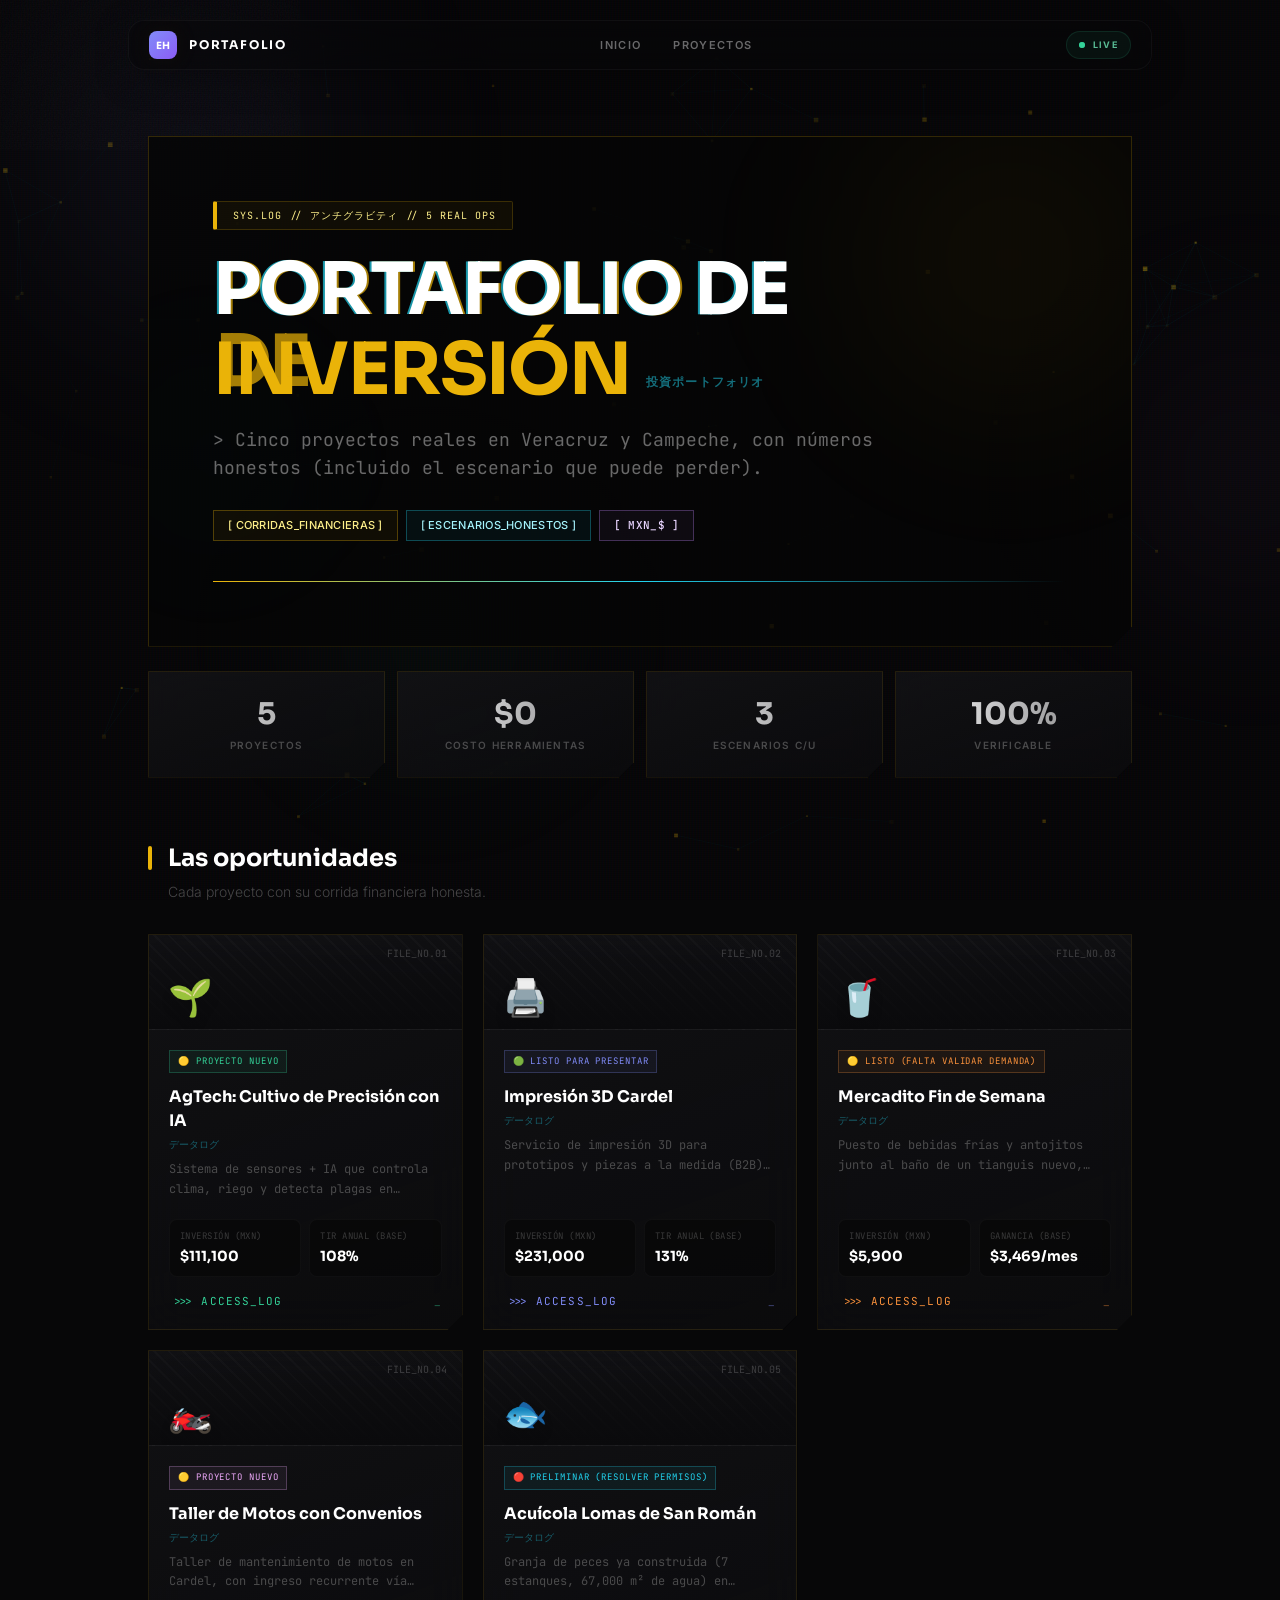
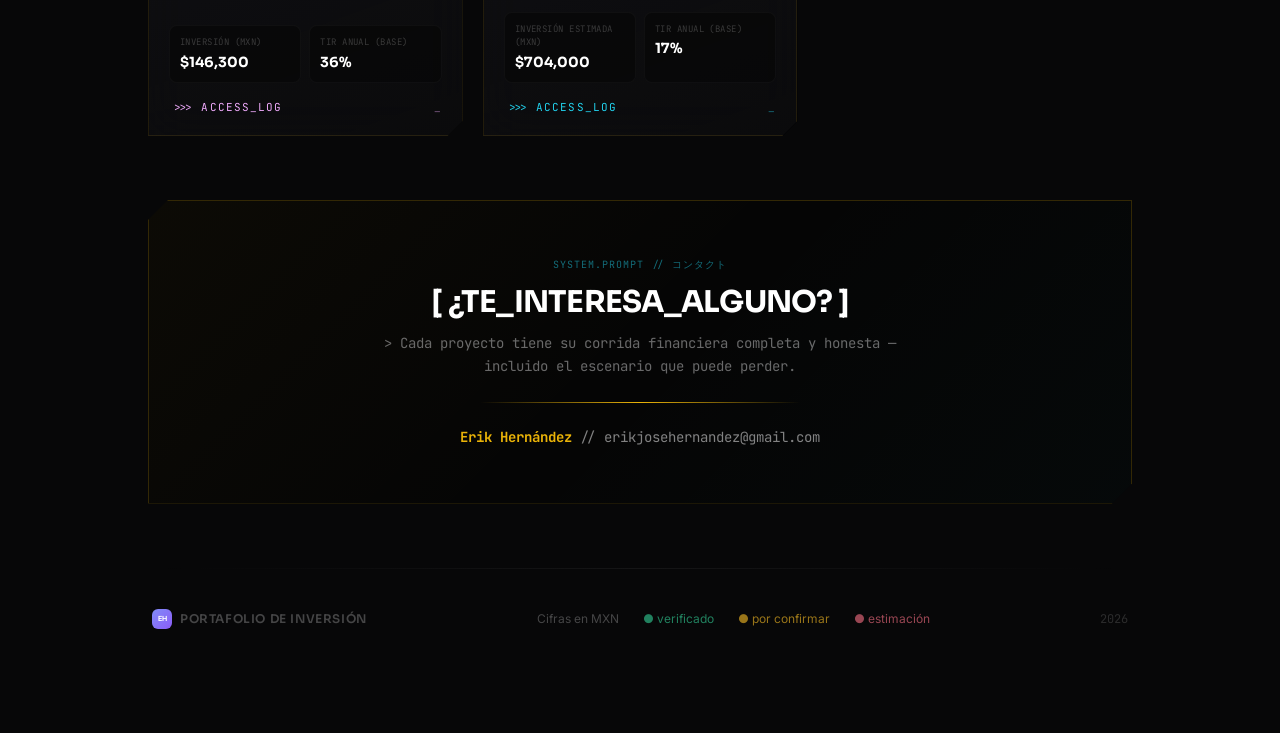
<file: index.html>
<!DOCTYPE html><html lang="es"><head>
<meta charset="UTF-8"><meta name="viewport" content="width=device-width, initial-scale=1.0">
<title>Portafolio de Inversión · Erik Hernández</title><link rel="preconnect" href="https://fonts.googleapis.com"><link rel="preconnect" href="https://fonts.gstatic.com" crossorigin><link href="https://fonts.googleapis.com/css2?family=Inter:wght@300;400;500;600;700&family=Sora:wght@600;700;800&family=JetBrains+Mono:wght@400;500;600&display=swap" rel="stylesheet">
<link rel="stylesheet" href="assets/tw.css">
<style>
  /* ═══ BASE ═══ */
  body {
    background-color: #070708;
    cursor: none;
    overflow-x: hidden;
  }

  /* ═══ PARTICLE CANVAS ═══ */
  #particle-canvas {
    position: fixed;
    inset: 0;
    z-index: 0;
    pointer-events: none;
  }

  /* ═══ FLOATING GRADIENT ORBS ═══ */
  .orb {
    position: fixed;
    border-radius: 50%;
    filter: blur(80px);
    pointer-events: none;
    z-index: 0;
    will-change: transform;
    transition: transform 0.3s ease-out;
  }
  .orb-1 {
    width: 500px; height: 500px;
    background: radial-gradient(circle, rgba(129,140,248,0.08), transparent 70%);
    top: -10%; left: -5%;
  }
  .orb-2 {
    width: 400px; height: 400px;
    background: radial-gradient(circle, rgba(192,132,252,0.06), transparent 70%);
    top: 30%; right: -10%;
  }
  .orb-3 {
    width: 350px; height: 350px;
    background: radial-gradient(circle, rgba(52,211,153,0.05), transparent 70%);
    bottom: 10%; left: 20%;
  }

  /* ═══ MOUSE GLOW ═══ */
  #mouse-glow {
    position: fixed;
    width: 400px; height: 400px;
    border-radius: 50%;
    background: radial-gradient(circle, rgba(129,140,248,0.04), transparent 60%);
    pointer-events: none;
    z-index: 0;
    transform: translate(-50%,-50%) translate3d(-999px,-999px,0);
    will-change: transform;
    transition: opacity 0.3s ease;
  }

  /* ═══ SCROLL PROGRESS BAR ═══ */
  #scroll-progress {
    position: fixed;
    top: 0; left: 0;
    height: 3px;
    background: linear-gradient(90deg, #eab308, #4ade80, #22d3ee);
    z-index: 9999;
    width: 0%;
    transition: width 0.05s linear;
    box-shadow: 0 0 15px rgba(234,179,8,0.8);
  }

  /* ═══ SCANLINES & HALFTONE ═══ */
  .grid-overlay {
    position: fixed;
    inset: 0;
    z-index: 0;
    pointer-events: none;
    background: 
      linear-gradient(rgba(18, 16, 16, 0) 50%, rgba(0, 0, 0, 0.25) 50%), 
      linear-gradient(90deg, rgba(255, 0, 0, 0.06), rgba(0, 255, 0, 0.02), rgba(0, 0, 255, 0.06));
    background-size: 100% 2px, 3px 100%;
    opacity: 0.8;
  }
  .halftone-overlay {
    position: fixed;
    inset: 0;
    z-index: 0;
    pointer-events: none;
    background-image: radial-gradient(circle, rgba(234,179,8,0.1) 1px, transparent 1.5px);
    background-size: 20px 20px;
    opacity: 0.3;
  }

  /* ═══ NOISE TEXTURE ═══ */
  .noise-overlay {
    position: fixed;
    inset: 0;
    z-index: 1;
    pointer-events: none;
    opacity: 0.03;
  }

  /* ═══ MECHA CROSSHAIR CURSOR ═══ */
  .custom-cursor {
    position: fixed;
    top: 0; left: 0;
    width: 40px; height: 40px;
    border: 1px solid rgba(234,179,8,0.4);
    pointer-events: none;
    z-index: 10000;
    transform: translate3d(-100px,-100px,0);
    transition: width 0.1s, height 0.1s, border-color 0.1s;
    will-change: transform;
    clip-path: polygon(0 20%, 20% 0, 80% 0, 100% 20%, 100% 80%, 80% 100%, 20% 100%, 0 80%);
  }
  .custom-cursor::before, .custom-cursor::after {
    content: '';
    position: absolute;
    background: rgba(234,179,8,0.6);
  }
  .custom-cursor::before { top: 50%; left: -10px; right: -10px; height: 1px; }
  .custom-cursor::after { left: 50%; top: -10px; bottom: -10px; width: 1px; }
  
  .cursor-dot {
    position: fixed;
    top: 0; left: 0;
    width: 4px; height: 4px;
    background: #eab308;
    pointer-events: none;
    z-index: 10001;
    transform: translate3d(-100px,-100px,0) rotate(45deg);
    will-change: transform;
    box-shadow: 0 0 10px #eab308;
  }
  @media (max-width: 768px) {
    .custom-cursor, .cursor-dot, #mouse-glow { display: none !important; }
    body { cursor: auto !important; }
    #particle-canvas { display: none; }
  }
  .custom-cursor.hover {
    width: 50px; height: 50px;
    border-color: #22d3ee;
  }
  .custom-cursor.hover::before, .custom-cursor.hover::after {
    background: #22d3ee;
  }

  /* ═══ CARD SPOTLIGHT + TILT ═══ */
  .spotlight-card {
    position: relative;
    overflow: hidden;
    transition: all 0.3s cubic-bezier(0.25, 0.46, 0.45, 0.94);
    transform-style: preserve-3d;
    perspective: 1000px;
    border-radius: 0; /* Sharp edges */
    clip-path: polygon(0 0, 100% 0, 100% calc(100% - 15px), calc(100% - 15px) 100%, 0 100%);
    border: 1px solid rgba(234,179,8,0.1);
  }
  .spotlight-card::before {
    content: '';
    position: absolute;
    inset: 0;
    background: radial-gradient(450px circle at var(--mx,-999px) var(--my,-999px),
      rgba(234,179,8,0.1), transparent 65%);
    z-index: 0;
    pointer-events: none;
    opacity: 0;
    transition: opacity 0.3s ease;
  }
  .spotlight-card:hover::before { opacity: 1; }
  .spotlight-card:hover {
    border-color: rgba(234,179,8,0.4) !important;
    box-shadow: inset 0 0 20px rgba(234,179,8,0.1);
  }

  /* ═══ SCROLL REVEAL ═══ */
  .reveal {
    opacity: 0;
    transform: translateY(35px);
    transition: opacity 0.9s cubic-bezier(0.16,1,0.3,1),
                transform 0.9s cubic-bezier(0.16,1,0.3,1);
  }
  .reveal.active {
    opacity: 1;
    transform: translateY(0);
  }

  /* ═══ PARALLAX ELEMENTS ═══ */
  [data-parallax] {
    will-change: transform;
    transition: transform 0.1s linear;
  }

  /* ═══ ANIMATED SHIMMER LINE ═══ */
  .shimmer-line {
    height: 1px;
    background: linear-gradient(90deg, transparent, rgba(129,140,248,0.3), transparent);
    background-size: 200% 100%;
    animation: shimmer 3s ease-in-out infinite;
  }

  @keyframes shimmer {
    0% { background-position: -200% 0; }
    100% { background-position: 200% 0; }
  }

  @keyframes aurora {
    0% { background-position: 0% 50%; }
    50% { background-position: 100% 50%; }
    100% { background-position: 0% 50%; }
  }

  /* ═══ STAGGER DELAYS ═══ */
  .delay-1 { transition-delay: 80ms; animation-delay: 80ms; }
  .delay-2 { transition-delay: 160ms; animation-delay: 160ms; }
  .delay-3 { transition-delay: 240ms; animation-delay: 240ms; }
  .delay-4 { transition-delay: 320ms; animation-delay: 320ms; }
  .delay-5 { transition-delay: 400ms; animation-delay: 400ms; }
  .delay-6 { transition-delay: 480ms; animation-delay: 480ms; }

  /* ═══ MAGNETIC HOVER ═══ */
  .magnetic {
    transition: transform 0.3s cubic-bezier(0.16,1,0.3,1);
  }

  /* ═══ PROJECT CARD ═══ */
  .project-card .card-gradient {
    transition: opacity 0.5s ease, transform 0.8s cubic-bezier(0.16,1,0.3,1);
  }
  .project-card:hover .card-gradient {
    opacity: 0.95;
    transform: scale(1.08);
  }

  /* ═══ GRADIENT BORDER ═══ */
  .gradient-border::after {
    content: '';
    position: absolute;
    inset: 0;
    border-radius: inherit;
    padding: 1px;
    background: linear-gradient(135deg, rgba(129,140,248,0.3), transparent 50%, rgba(192,132,252,0.2));
    -webkit-mask: linear-gradient(#fff 0 0) content-box, linear-gradient(#fff 0 0);
    -webkit-mask-composite: xor;
    mask-composite: exclude;
    pointer-events: none;
  }

  /* ═══ SCROLL INDICATOR PULSE ═══ */
  .scroll-indicator {
    animation: scrollBounce 2s ease-in-out infinite;
  }
  @keyframes scrollBounce {
    0%,100% { transform: translateY(0); opacity: 0.4; }
    50% { transform: translateY(8px); opacity: 0.8; }
  }

  .scroll-chips { scrollbar-width: none; }
  .scroll-chips::-webkit-scrollbar { display: none; }
</style>
</head><body class="min-h-screen antialiased pb-10">
  <!-- Scroll Progress -->
  <div id="scroll-progress"></div>
  <!-- Particle Canvas -->
  <canvas id="particle-canvas"></canvas>
  <!-- Floating Gradient Orbs -->
  <div class="orb orb-1" id="orb1"></div>
  <div class="orb orb-2" id="orb2"></div>
  <div class="orb orb-3" id="orb3"></div>
  <!-- Mouse Glow -->
  <div id="mouse-glow"></div>
  <!-- Grid overlay -->
  <div class="grid-overlay" id="grid-ov"></div>
  <!-- Noise texture -->
  <svg class="noise-overlay" xmlns="http://www.w3.org/2000/svg">
    <filter id="noise"><feTurbulence type="fractalNoise" baseFrequency="0.75" numOctaves="4" stitchTiles="stitch"/></filter>
    <rect width="100%" height="100%" filter="url(#noise)"/>
  </svg>
  <!-- Cursors -->
  <div id="cursor-ring" class="custom-cursor"></div>
  <div id="cursor-dot" class="cursor-dot"></div>

  <div class="relative z-10">
  <header class="fixed top-0 left-0 right-0 z-50 px-4 pt-5">
  <nav class="nav-bar max-w-5xl mx-auto backdrop-blur-xl bg-surface-0/50 border border-white/[0.04] rounded-2xl py-2.5 px-5 flex items-center justify-between transition-all duration-500" style="box-shadow:0 8px 40px -12px rgba(0,0,0,.5)">
    <div class="flex items-center gap-3">
      <div class="relative w-7 h-7 rounded-lg bg-gradient-to-br from-indigo-400 to-violet-500 flex items-center justify-center shadow-glow-sm magnetic">
        <span class="font-display font-bold text-white text-[10px]">EH</span>
      </div>
      <a href="index.html" class="font-display font-bold text-white text-xs tracking-[.15em] uppercase hover:text-accent-bright transition-colors duration-300 magnetic interactive">Portafolio</a>
    </div>
    <div class="hidden md:flex items-center gap-8 text-[11px] font-semibold tracking-[.12em] uppercase text-white/40">
      <a href="index.html" class="hover:text-white transition-colors duration-300 relative group magnetic interactive">
        Inicio
        <span class="absolute -bottom-1 left-0 w-0 h-px bg-accent group-hover:w-full transition-all duration-300"></span>
      </a>
      <a href="index.html#oportunidades" class="hover:text-white transition-colors duration-300 relative group magnetic interactive">
        Proyectos
        <span class="absolute -bottom-1 left-0 w-0 h-px bg-accent group-hover:w-full transition-all duration-300"></span>
      </a>
    </div>
    <div class="flex items-center gap-2 rounded-full py-1.5 px-3 magnetic interactive" style="background:rgba(52,211,153,0.06);border:1px solid rgba(52,211,153,0.12)">
      <span class="relative flex h-1.5 w-1.5">
        <span class="animate-ping absolute inline-flex h-full w-full rounded-full bg-emerald-400 opacity-60"></span>
        <span class="relative inline-flex rounded-full h-1.5 w-1.5 bg-emerald-400"></span>
      </span>
      <span class="text-[9px] uppercase tracking-[.15em] font-bold text-emerald-300/80">Live</span>
    </div>
  </nav>
</header>
<main class="max-w-5xl mx-auto px-5 pt-28">
<section class="relative overflow-hidden mt-6 reveal" style="border:1px solid rgba(234,179,8,0.2); background:rgba(5,5,5,0.8); clip-path: polygon(0 0, 100% 0, 100% calc(100% - 20px), calc(100% - 20px) 100%, 0 100%);">
  <!-- Ambient Mecha Glow -->
  <div class="absolute inset-0 scanlines-overlay"></div>
  <div class="absolute -right-32 -top-32 w-[500px] h-[500px] rounded-full blur-3xl animate-breathe" data-parallax="0.1" style="background:radial-gradient(circle, rgba(234,179,8,0.06), transparent 70%)"></div>
  <div class="absolute -left-32 bottom-0 w-96 h-96 rounded-full blur-3xl opacity-50 animate-breathe" data-parallax="-0.05" style="animation-delay:2s;background:radial-gradient(circle, rgba(34,211,238,0.04), transparent 70%)"></div>

  <div class="relative p-10 md:p-16">
    <!-- Eyebrow -->
    <div class="inline-flex items-center gap-2 rounded-sm py-1.5 px-4 mb-6 reveal delay-1" data-parallax="0.15" style="background:rgba(234,179,8,0.05);border-left:4px solid #eab308; border-right:1px solid rgba(234,179,8,0.2); border-top:1px solid rgba(234,179,8,0.2); border-bottom:1px solid rgba(234,179,8,0.2);">
      <span class="font-mono text-[10px] tracking-widest uppercase text-accent-bright">SYS.LOG // アンチグラビティ // 5 REAL OPS</span>
    </div>

    <!-- Title -->
    <h1 class="text-4xl md:text-7xl font-display font-bold tracking-tight leading-[1.05] uppercase reveal delay-2" data-parallax="0.2">
      <div class="relative inline-block text-white mb-2">
        <span class="absolute inset-0 text-accent animate-glitch opacity-70" style="animation-delay: -0.1s; left: 2px;">PORTAFOLIO DE</span>
        <span class="absolute inset-0 text-neon-cyan animate-glitch opacity-70" style="animation-delay: -0.2s; left: -2px;">PORTAFOLIO DE</span>
        <span class="relative">PORTAFOLIO DE</span>
      </div><br>
      <div class="flex items-center gap-4">
        <span class="text-accent drop-shadow-glow">INVERSIÓN</span>
        <span class="text-xs font-mono text-neon-cyan/50 tracking-widest mt-6 hidden md:block">投資ポートフォリオ</span>
      </div>
    </h1>

    <!-- Subtitle -->
    <p class="text-white/40 text-base md:text-lg mt-5 max-w-2xl font-mono leading-relaxed reveal delay-3" data-parallax="0.1">> Cinco proyectos reales en Veracruz y Campeche, con números honestos (incluido el escenario que puede perder).</p>

    <!-- Tags -->
    <div class="mt-7 flex flex-wrap gap-2 reveal delay-4" data-parallax="0.05">
      <span class="chip magnetic interactive" style="border-radius:0; border:1px solid rgba(234,179,8,0.3); background:rgba(234,179,8,0.05); color:#fef08a;">[ CORRIDAS_FINANCIERAS ]</span>
      <span class="chip magnetic interactive" style="border-radius:0; border:1px solid rgba(34,211,238,0.3); background:rgba(34,211,238,0.05); color:#a5f3fc;">[ ESCENARIOS_HONESTOS ]</span>
      <span class="chip font-mono magnetic interactive" style="border-radius:0; border:1px solid rgba(192,132,252,0.3); background:rgba(192,132,252,0.05); color:#e9d5ff;">[ MXN_$ ]</span>
    </div>

    <!-- Shimmer line -->
    <div class="mt-10 h-px bg-gradient-to-r from-accent via-neon-cyan to-transparent opacity-50 reveal delay-5"></div>
  </div>
</section>
<div class="grid grid-cols-2 md:grid-cols-4 gap-3 mt-6">
  <div class="spotlight-card card px-5 py-6 text-center reveal delay-1">
  <div class="relative z-10">
    <div class="text-2xl md:text-3xl font-display font-bold grad-text">5</div>
    <div class="text-[10px] font-semibold uppercase tracking-[.12em] text-white/25 mt-1.5">proyectos</div>
  </div>
</div><div class="spotlight-card card px-5 py-6 text-center reveal delay-2">
  <div class="relative z-10">
    <div class="text-2xl md:text-3xl font-display font-bold grad-text">$0</div>
    <div class="text-[10px] font-semibold uppercase tracking-[.12em] text-white/25 mt-1.5">costo herramientas</div>
  </div>
</div>
  <div class="spotlight-card card px-5 py-6 text-center reveal delay-3">
  <div class="relative z-10">
    <div class="text-2xl md:text-3xl font-display font-bold grad-text">3</div>
    <div class="text-[10px] font-semibold uppercase tracking-[.12em] text-white/25 mt-1.5">escenarios c/u</div>
  </div>
</div><div class="spotlight-card card px-5 py-6 text-center reveal delay-4">
  <div class="relative z-10">
    <div class="text-2xl md:text-3xl font-display font-bold grad-text">100%</div>
    <div class="text-[10px] font-semibold uppercase tracking-[.12em] text-white/25 mt-1.5">verificable</div>
  </div>
</div>
</div>
<div class="mt-16 mb-8 reveal" id="oportunidades">
  <div class="flex items-center gap-4">
    <div class="w-1 h-6 rounded-full bg-accent"></div>
    <h2 class="text-xl md:text-2xl font-display font-bold text-white">Las oportunidades</h2>
  </div>
  <p class="text-white/25 text-sm mt-2 ml-5 font-light">Cada proyecto con su corrida financiera honesta.</p>
</div>
<div class="grid md:grid-cols-2 lg:grid-cols-3 gap-5">
<a href="html/agtech-cultivo-ia.html" class="group spotlight-card project-card card overflow-hidden flex flex-col justify-between min-h-[360px] reveal delay-1 magnetic interactive">
  <div class="relative z-10">
    <!-- Header -->
    <div class="relative h-24 overflow-hidden -mx-px -mt-px border-b border-white/5" style="background: repeating-linear-gradient(45deg, rgba(255,255,255,0.02), rgba(255,255,255,0.02) 2px, transparent 2px, transparent 10px);">
      <div class="absolute inset-0 bg-gradient-to-t from-surface-1 to-transparent"></div>
      <div class="absolute top-3 right-4 font-mono text-[10px] text-white/20">FILE_NO.01</div>
      <div class="absolute bottom-3 left-5 text-4xl drop-shadow-lg">🌱</div>
    </div>

    <!-- Body -->
    <div class="p-5 pt-4">
      <span class="inline-block px-2 py-1 text-[9px] font-mono tracking-widest uppercase border" style="border-color:#34d39940; color:#34d399; background:#34d39910">🟡 Proyecto nuevo</span>
      <h3 class="text-base font-display font-bold text-white mt-3 group-hover:text-accent transition-colors duration-300">AgTech: Cultivo de Precisión con IA</h3>
      <p class="text-[10px] font-mono text-neon-cyan/40 mt-1 uppercase">データログ</p>
      <p class="text-xs text-white/25 mt-2 line-clamp-2 font-mono leading-relaxed">Sistema de sensores + IA que controla clima, riego y detecta plagas en agricultura protegida legal (tomate, fresa, lechuga). Mercado virgen en Veracruz.</p>
    </div>
  </div>

  <!-- Footer -->
  <div class="p-5 pt-0 relative z-10">
    <div class="grid grid-cols-2 gap-2 mb-4"><div class="rounded-lg p-2.5" style="background:rgba(7,7,8,0.6);border:1px solid rgba(255,255,255,0.03)"><div class="text-[9px] text-white/20 font-mono tracking-wider uppercase">Inversión (MXN)</div><div class="font-display font-bold text-white text-sm mt-0.5">$111,100</div></div><div class="rounded-lg p-2.5" style="background:rgba(7,7,8,0.6);border:1px solid rgba(255,255,255,0.03)"><div class="text-[9px] text-white/20 font-mono tracking-wider uppercase">TIR anual (base)</div><div class="font-display font-bold text-white text-sm mt-0.5">108%</div></div></div>
    <div class="flex items-center justify-between text-[11px] font-mono tracking-widest uppercase group-hover:text-accent-bright transition-colors duration-300" style="color:#34d399">
      <span>>>> ACCESS_LOG</span>
      <span class="opacity-50 group-hover:opacity-100 group-hover:translate-x-1 transition-all">_</span>
    </div>
  </div>
</a>
<a href="html/impresion-3d.html" class="group spotlight-card project-card card overflow-hidden flex flex-col justify-between min-h-[360px] reveal delay-2 magnetic interactive">
  <div class="relative z-10">
    <!-- Header -->
    <div class="relative h-24 overflow-hidden -mx-px -mt-px border-b border-white/5" style="background: repeating-linear-gradient(45deg, rgba(255,255,255,0.02), rgba(255,255,255,0.02) 2px, transparent 2px, transparent 10px);">
      <div class="absolute inset-0 bg-gradient-to-t from-surface-1 to-transparent"></div>
      <div class="absolute top-3 right-4 font-mono text-[10px] text-white/20">FILE_NO.02</div>
      <div class="absolute bottom-3 left-5 text-4xl drop-shadow-lg">🖨️</div>
    </div>

    <!-- Body -->
    <div class="p-5 pt-4">
      <span class="inline-block px-2 py-1 text-[9px] font-mono tracking-widest uppercase border" style="border-color:#818cf840; color:#818cf8; background:#818cf810">🟢 Listo para presentar</span>
      <h3 class="text-base font-display font-bold text-white mt-3 group-hover:text-accent transition-colors duration-300">Impresión 3D Cardel</h3>
      <p class="text-[10px] font-mono text-neon-cyan/40 mt-1 uppercase">データログ</p>
      <p class="text-xs text-white/25 mt-2 line-clamp-2 font-mono leading-relaxed">Servicio de impresión 3D para prototipos y piezas a la medida (B2B) en Ciudad Cardel — el único en el municipio.</p>
    </div>
  </div>

  <!-- Footer -->
  <div class="p-5 pt-0 relative z-10">
    <div class="grid grid-cols-2 gap-2 mb-4"><div class="rounded-lg p-2.5" style="background:rgba(7,7,8,0.6);border:1px solid rgba(255,255,255,0.03)"><div class="text-[9px] text-white/20 font-mono tracking-wider uppercase">Inversión (MXN)</div><div class="font-display font-bold text-white text-sm mt-0.5">$231,000</div></div><div class="rounded-lg p-2.5" style="background:rgba(7,7,8,0.6);border:1px solid rgba(255,255,255,0.03)"><div class="text-[9px] text-white/20 font-mono tracking-wider uppercase">TIR anual (base)</div><div class="font-display font-bold text-white text-sm mt-0.5">131%</div></div></div>
    <div class="flex items-center justify-between text-[11px] font-mono tracking-widest uppercase group-hover:text-accent-bright transition-colors duration-300" style="color:#818cf8">
      <span>>>> ACCESS_LOG</span>
      <span class="opacity-50 group-hover:opacity-100 group-hover:translate-x-1 transition-all">_</span>
    </div>
  </div>
</a>
<a href="html/mercadito.html" class="group spotlight-card project-card card overflow-hidden flex flex-col justify-between min-h-[360px] reveal delay-3 magnetic interactive">
  <div class="relative z-10">
    <!-- Header -->
    <div class="relative h-24 overflow-hidden -mx-px -mt-px border-b border-white/5" style="background: repeating-linear-gradient(45deg, rgba(255,255,255,0.02), rgba(255,255,255,0.02) 2px, transparent 2px, transparent 10px);">
      <div class="absolute inset-0 bg-gradient-to-t from-surface-1 to-transparent"></div>
      <div class="absolute top-3 right-4 font-mono text-[10px] text-white/20">FILE_NO.03</div>
      <div class="absolute bottom-3 left-5 text-4xl drop-shadow-lg">🥤</div>
    </div>

    <!-- Body -->
    <div class="p-5 pt-4">
      <span class="inline-block px-2 py-1 text-[9px] font-mono tracking-widest uppercase border" style="border-color:#fb923c40; color:#fb923c; background:#fb923c10">🟡 Listo (falta validar demanda)</span>
      <h3 class="text-base font-display font-bold text-white mt-3 group-hover:text-accent transition-colors duration-300">Mercadito Fin de Semana</h3>
      <p class="text-[10px] font-mono text-neon-cyan/40 mt-1 uppercase">データログ</p>
      <p class="text-xs text-white/25 mt-2 line-clamp-2 font-mono leading-relaxed">Puesto de bebidas frías y antojitos junto al baño de un tianguis nuevo, con agua propia de purificadora.</p>
    </div>
  </div>

  <!-- Footer -->
  <div class="p-5 pt-0 relative z-10">
    <div class="grid grid-cols-2 gap-2 mb-4"><div class="rounded-lg p-2.5" style="background:rgba(7,7,8,0.6);border:1px solid rgba(255,255,255,0.03)"><div class="text-[9px] text-white/20 font-mono tracking-wider uppercase">Inversión (MXN)</div><div class="font-display font-bold text-white text-sm mt-0.5">$5,900</div></div><div class="rounded-lg p-2.5" style="background:rgba(7,7,8,0.6);border:1px solid rgba(255,255,255,0.03)"><div class="text-[9px] text-white/20 font-mono tracking-wider uppercase">Ganancia (base)</div><div class="font-display font-bold text-white text-sm mt-0.5">$3,469/mes</div></div></div>
    <div class="flex items-center justify-between text-[11px] font-mono tracking-widest uppercase group-hover:text-accent-bright transition-colors duration-300" style="color:#fb923c">
      <span>>>> ACCESS_LOG</span>
      <span class="opacity-50 group-hover:opacity-100 group-hover:translate-x-1 transition-all">_</span>
    </div>
  </div>
</a>
<a href="html/taller-motos.html" class="group spotlight-card project-card card overflow-hidden flex flex-col justify-between min-h-[360px] reveal delay-4 magnetic interactive">
  <div class="relative z-10">
    <!-- Header -->
    <div class="relative h-24 overflow-hidden -mx-px -mt-px border-b border-white/5" style="background: repeating-linear-gradient(45deg, rgba(255,255,255,0.02), rgba(255,255,255,0.02) 2px, transparent 2px, transparent 10px);">
      <div class="absolute inset-0 bg-gradient-to-t from-surface-1 to-transparent"></div>
      <div class="absolute top-3 right-4 font-mono text-[10px] text-white/20">FILE_NO.04</div>
      <div class="absolute bottom-3 left-5 text-4xl drop-shadow-lg">🏍️</div>
    </div>

    <!-- Body -->
    <div class="p-5 pt-4">
      <span class="inline-block px-2 py-1 text-[9px] font-mono tracking-widest uppercase border" style="border-color:#f0abfc40; color:#f0abfc; background:#f0abfc10">🟡 Proyecto nuevo</span>
      <h3 class="text-base font-display font-bold text-white mt-3 group-hover:text-accent transition-colors duration-300">Taller de Motos con Convenios</h3>
      <p class="text-[10px] font-mono text-neon-cyan/40 mt-1 uppercase">データログ</p>
      <p class="text-xs text-white/25 mt-2 line-clamp-2 font-mono leading-relaxed">Taller de mantenimiento de motos en Cardel, con ingreso recurrente vía convenios con flotas de reparto y renting.</p>
    </div>
  </div>

  <!-- Footer -->
  <div class="p-5 pt-0 relative z-10">
    <div class="grid grid-cols-2 gap-2 mb-4"><div class="rounded-lg p-2.5" style="background:rgba(7,7,8,0.6);border:1px solid rgba(255,255,255,0.03)"><div class="text-[9px] text-white/20 font-mono tracking-wider uppercase">Inversión (MXN)</div><div class="font-display font-bold text-white text-sm mt-0.5">$146,300</div></div><div class="rounded-lg p-2.5" style="background:rgba(7,7,8,0.6);border:1px solid rgba(255,255,255,0.03)"><div class="text-[9px] text-white/20 font-mono tracking-wider uppercase">TIR anual (base)</div><div class="font-display font-bold text-white text-sm mt-0.5">36%</div></div></div>
    <div class="flex items-center justify-between text-[11px] font-mono tracking-widest uppercase group-hover:text-accent-bright transition-colors duration-300" style="color:#f0abfc">
      <span>>>> ACCESS_LOG</span>
      <span class="opacity-50 group-hover:opacity-100 group-hover:translate-x-1 transition-all">_</span>
    </div>
  </div>
</a>
<a href="html/acuicola.html" class="group spotlight-card project-card card overflow-hidden flex flex-col justify-between min-h-[360px] reveal delay-5 magnetic interactive">
  <div class="relative z-10">
    <!-- Header -->
    <div class="relative h-24 overflow-hidden -mx-px -mt-px border-b border-white/5" style="background: repeating-linear-gradient(45deg, rgba(255,255,255,0.02), rgba(255,255,255,0.02) 2px, transparent 2px, transparent 10px);">
      <div class="absolute inset-0 bg-gradient-to-t from-surface-1 to-transparent"></div>
      <div class="absolute top-3 right-4 font-mono text-[10px] text-white/20">FILE_NO.05</div>
      <div class="absolute bottom-3 left-5 text-4xl drop-shadow-lg">🐟</div>
    </div>

    <!-- Body -->
    <div class="p-5 pt-4">
      <span class="inline-block px-2 py-1 text-[9px] font-mono tracking-widest uppercase border" style="border-color:#22d3ee40; color:#22d3ee; background:#22d3ee10">🔴 Preliminar (resolver permisos)</span>
      <h3 class="text-base font-display font-bold text-white mt-3 group-hover:text-accent transition-colors duration-300">Acuícola Lomas de San Román</h3>
      <p class="text-[10px] font-mono text-neon-cyan/40 mt-1 uppercase">データログ</p>
      <p class="text-xs text-white/25 mt-2 line-clamp-2 font-mono leading-relaxed">Granja de peces ya construida (7 estanques, 67,000 m² de agua) en Campeche. Corrida preliminar.</p>
    </div>
  </div>

  <!-- Footer -->
  <div class="p-5 pt-0 relative z-10">
    <div class="grid grid-cols-2 gap-2 mb-4"><div class="rounded-lg p-2.5" style="background:rgba(7,7,8,0.6);border:1px solid rgba(255,255,255,0.03)"><div class="text-[9px] text-white/20 font-mono tracking-wider uppercase">Inversión estimada (MXN)</div><div class="font-display font-bold text-white text-sm mt-0.5">$704,000</div></div><div class="rounded-lg p-2.5" style="background:rgba(7,7,8,0.6);border:1px solid rgba(255,255,255,0.03)"><div class="text-[9px] text-white/20 font-mono tracking-wider uppercase">TIR anual (base)</div><div class="font-display font-bold text-white text-sm mt-0.5">17%</div></div></div>
    <div class="flex items-center justify-between text-[11px] font-mono tracking-widest uppercase group-hover:text-accent-bright transition-colors duration-300" style="color:#22d3ee">
      <span>>>> ACCESS_LOG</span>
      <span class="opacity-50 group-hover:opacity-100 group-hover:translate-x-1 transition-all">_</span>
    </div>
  </div>
</a>
</div>
<section class="relative overflow-hidden mt-16 p-10 md:p-14 text-center reveal" style="border:1px solid rgba(234,179,8,0.2); background:rgba(5,5,5,0.8); clip-path: polygon(0 20px, 20px 0, 100% 0, 100% calc(100% - 20px), calc(100% - 20px) 100%, 0 100%);">
  <div class="absolute inset-0 scanlines-overlay"></div>
  <div class="absolute inset-0" style="background:linear-gradient(135deg, rgba(234,179,8,0.03), transparent 50%, rgba(34,211,238,0.02))"></div>
  <div class="relative">
    <div class="font-mono text-neon-cyan/50 text-[10px] uppercase tracking-widest mb-3">SYSTEM.PROMPT // コンタクト</div>
    <h2 class="text-2xl md:text-3xl font-display font-bold text-white uppercase tracking-tight">[ ¿TE_INTERESA_ALGUNO? ]</h2>
    <p class="text-white/40 mt-3 max-w-lg mx-auto text-sm font-mono leading-relaxed">> Cada proyecto tiene su corrida financiera completa y honesta — incluido el escenario que puede perder.</p>
    <div class="my-6 max-w-xs mx-auto h-px bg-gradient-to-r from-transparent via-accent to-transparent"></div>
    <p class="text-white/50 text-sm font-mono"><span class="text-accent font-bold">Erik Hernández</span> // <span>erikjosehernandez@gmail.com</span></p>
  </div>
</section>
</main>
<footer class="max-w-5xl mx-auto px-6 py-16">
  <div class="section-divider mb-10"></div>
  <div class="flex flex-col md:flex-row justify-between items-center gap-4 text-xs text-white/25">
    <div class="flex items-center gap-2">
      <div class="w-5 h-5 rounded-md bg-gradient-to-br from-indigo-400 to-violet-500 flex items-center justify-center">
        <span class="font-bold text-white text-[7px]">EH</span>
      </div>
      <span class="font-display font-semibold tracking-wider uppercase">Portafolio de Inversión</span>
    </div>
    <div class="flex items-center gap-6">
      <span>Cifras en MXN</span>
      <span class="text-emerald-400/60">● verificado</span>
      <span class="text-amber-400/60">● por confirmar</span>
      <span class="text-rose-400/60">● estimación</span>
    </div>
    <span class="font-mono text-white/15">2026</span>
  </div>
</footer>
  </div>

  <script>
  (function() {
    'use strict';
    const isMobile = window.innerWidth < 769;
    let mouseX = -999, mouseY = -999, scrollY = 0, scrollPct = 0;
    const ease = 0.12;

    // ═══════════════════════════════════════════
    // 1. PARTICLE CONSTELLATION (Canvas)
    // ═══════════════════════════════════════════
    if (!isMobile) {
      const cvs = document.getElementById('particle-canvas');
      const ctx = cvs.getContext('2d');
      let W, H;
      function resize() { W = cvs.width = window.innerWidth; H = cvs.height = window.innerHeight; }
      resize();
      window.addEventListener('resize', resize);

      const COUNT = 80;
      const LINK_DIST = 140;
      const MOUSE_RADIUS = 200;
      const particles = [];

      for (let i = 0; i < COUNT; i++) {
        particles.push({
          x: Math.random() * W,
          y: Math.random() * H,
          vx: (Math.random() - 0.5) * 0.3,
          vy: (Math.random() - 0.5) * 0.3,
          r: Math.random() * 1.5 + 0.5,
          baseAlpha: Math.random() * 0.3 + 0.1
        });
      }

      function drawParticles() {
        ctx.clearRect(0, 0, W, H);

        // Scroll speed boost
        const scrollBoost = 1 + Math.abs(window._scrollDelta || 0) * 0.02;

        for (let i = 0; i < COUNT; i++) {
          const p = particles[i];
          // Mouse repulsion
          const dxm = p.x - mouseX;
          const dym = p.y - mouseY;
          const distM = Math.sqrt(dxm*dxm + dym*dym);
          if (distM < MOUSE_RADIUS && distM > 0) {
            const force = (MOUSE_RADIUS - distM) / MOUSE_RADIUS * 0.8;
            p.vx += (dxm / distM) * force;
            p.vy += (dym / distM) * force;
          }

          // Damping
          p.vx *= 0.97;
          p.vy *= 0.97;

          // Movement
          p.x += p.vx * scrollBoost;
          p.y += p.vy * scrollBoost;

          // Wrap
          if (p.x < -10) p.x = W + 10;
          if (p.x > W + 10) p.x = -10;
          if (p.y < -10) p.y = H + 10;
          if (p.y > H + 10) p.y = -10;

          // Draw particle (Square block)
          const alpha = p.baseAlpha * (0.6 + 0.4 * Math.sin(Date.now() * 0.001 + i));
          ctx.fillStyle = `rgba(234,179,8,${alpha.toFixed(3)})`;
          ctx.fillRect(p.x - p.r, p.y - p.r, p.r*2.5, p.r*2.5);
        }

        // Draw connections
        for (let i = 0; i < COUNT; i++) {
          for (let j = i + 1; j < COUNT; j++) {
            const dx = particles[i].x - particles[j].x;
            const dy = particles[i].y - particles[j].y;
            const d = Math.sqrt(dx*dx + dy*dy);
            if (d < LINK_DIST) {
              const a = (1 - d / LINK_DIST) * 0.12;
              ctx.beginPath();
              ctx.moveTo(particles[i].x, particles[i].y);
              ctx.lineTo(particles[j].x, particles[j].y);
              ctx.strokeStyle = `rgba(34,211,238,${a.toFixed(3)})`;
              ctx.lineWidth = 0.5;
              ctx.stroke();
            }
          }
        }

        // Mouse-to-particle connections
        if (mouseX > 0) {
          for (let i = 0; i < COUNT; i++) {
            const dx = particles[i].x - mouseX;
            const dy = particles[i].y - mouseY;
            const d = Math.sqrt(dx*dx + dy*dy);
            if (d < MOUSE_RADIUS) {
              const a = (1 - d / MOUSE_RADIUS) * 0.3;
              ctx.beginPath();
              ctx.moveTo(particles[i].x, particles[i].y);
              ctx.lineTo(mouseX, mouseY);
              ctx.strokeStyle = `rgba(192,132,252,${a.toFixed(3)})`;
              ctx.lineWidth = 1;
              ctx.stroke();
            }
          }
        }

        requestAnimationFrame(drawParticles);
      }
      requestAnimationFrame(drawParticles);
    }

    // ═══════════════════════════════════════════
    // 2. MOUSE TRACKING (shared state)
    // ═══════════════════════════════════════════
    document.addEventListener('mousemove', ev => {
      mouseX = ev.clientX;
      mouseY = ev.clientY;
    });

    // ═══════════════════════════════════════════
    // 3. CUSTOM CURSOR (ring + dot)
    // ═══════════════════════════════════════════
    if (!isMobile) {
      const ring = document.getElementById('cursor-ring');
      const dot = document.getElementById('cursor-dot');
      const glow = document.getElementById('mouse-glow');
      let rx = -100, ry = -100;
      function tickCursor() {
        rx += (mouseX - rx) * ease;
        ry += (mouseY - ry) * ease;
        const s = ring.classList.contains('hover') ? 56 : 28;
        ring.style.transform = `translate3d(${rx-s/2}px,${ry-s/2}px,0)`;
        dot.style.transform = `translate3d(${mouseX-2.5}px,${mouseY-2.5}px,0)`;
        glow.style.transform = `translate(-50%,-50%) translate3d(${mouseX}px,${mouseY}px,0)`;
        requestAnimationFrame(tickCursor);
      }
      requestAnimationFrame(tickCursor);

      // Hover detection
      document.querySelectorAll('a,button,[role="button"],.interactive,.magnetic').forEach(el => {
        el.addEventListener('mouseenter', () => ring.classList.add('hover'));
        el.addEventListener('mouseleave', () => ring.classList.remove('hover'));
      });
    }

    // ═══════════════════════════════════════════
    // 4. CARD SPOTLIGHT + 3D TILT
    // ═══════════════════════════════════════════
    document.querySelectorAll('.spotlight-card').forEach(card => {
      card.addEventListener('mousemove', ev => {
        const r = card.getBoundingClientRect();
        const x = ev.clientX - r.left;
        const y = ev.clientY - r.top;
        card.style.setProperty('--mx', `${x}px`);
        card.style.setProperty('--my', `${y}px`);
        // 3D tilt
        const cx = r.width / 2;
        const cy = r.height / 2;
        const rotX = ((y - cy) / cy) * -3;
        const rotY = ((x - cx) / cx) * 3;
        card.style.transform = `perspective(800px) rotateX(${rotX}deg) rotateY(${rotY}deg) translateZ(4px)`;
      });
      card.addEventListener('mouseleave', () => {
        card.style.removeProperty('--mx');
        card.style.removeProperty('--my');
        card.style.transform = '';
      });
    });

    // ═══════════════════════════════════════════
    // 5. MAGNETIC BUTTONS
    // ═══════════════════════════════════════════
    document.querySelectorAll('.magnetic').forEach(btn => {
      btn.addEventListener('mousemove', ev => {
        const r = btn.getBoundingClientRect();
        const x = ev.clientX - r.left - r.width / 2;
        const y = ev.clientY - r.top - r.height / 2;
        btn.style.transform = `translate(${x * 0.2}px, ${y * 0.2}px)`;
      });
      btn.addEventListener('mouseleave', () => {
        btn.style.transform = '';
      });
    });

    // ═══════════════════════════════════════════
    // 6. SCROLL EFFECTS (progress, orbs, parallax, grid fade)
    // ═══════════════════════════════════════════
    const progressBar = document.getElementById('scroll-progress');
    const orb1 = document.getElementById('orb1');
    const orb2 = document.getElementById('orb2');
    const orb3 = document.getElementById('orb3');
    const gridOv = document.getElementById('grid-ov');
    let lastScroll = 0;
    window._scrollDelta = 0;

    function onScroll() {
      const sy = window.scrollY;
      const docH = document.documentElement.scrollHeight - window.innerHeight;
      scrollPct = docH > 0 ? sy / docH : 0;
      window._scrollDelta = sy - lastScroll;
      lastScroll = sy;

      // Scroll progress bar
      if (progressBar) progressBar.style.width = `${scrollPct * 100}%`;

      // Float orbs with scroll (parallax layers)
      if (orb1) orb1.style.transform = `translate3d(${Math.sin(scrollPct*3)*30}px, ${-sy*0.15}px, 0)`;
      if (orb2) orb2.style.transform = `translate3d(${Math.cos(scrollPct*2)*40}px, ${-sy*0.08}px, 0)`;
      if (orb3) orb3.style.transform = `translate3d(${Math.sin(scrollPct*4)*20}px, ${-sy*0.12}px, 0)`;

      // Grid fade on scroll
      if (gridOv) gridOv.style.opacity = Math.max(0, 0.6 - scrollPct * 0.8);

      // Parallax elements
      document.querySelectorAll('[data-parallax]').forEach(el => {
        const speed = parseFloat(el.dataset.parallax) || 0.1;
        el.style.transform = `translateY(${-sy * speed}px)`;
      });
    }

    let scrollTicking = false;
    window.addEventListener('scroll', () => {
      if (!scrollTicking) {
        requestAnimationFrame(() => {
          onScroll();
          scrollTicking = false;
        });
        scrollTicking = true;
      }
    }, { passive: true });
    onScroll();

    // ═══════════════════════════════════════════
    // 7. SCROLL REVEAL (IntersectionObserver)
    // ═══════════════════════════════════════════
    const obs = new IntersectionObserver(entries => {
      entries.forEach((entry, i) => {
        if (entry.isIntersecting) {
          const delay = parseInt(entry.target.dataset.revealDelay || '0') || i * 50;
          setTimeout(() => entry.target.classList.add('active'), delay);
          obs.unobserve(entry.target);
        }
      });
    }, { threshold: 0.06, rootMargin: '0px 0px -30px 0px' });
    document.querySelectorAll('.reveal').forEach(el => obs.observe(el));

    // ═══════════════════════════════════════════
    // 8. NAV SCROLL EFFECT
    // ═══════════════════════════════════════════
    const navBar = document.querySelector('.nav-bar');
    if (navBar) {
      let navTick = false;
      window.addEventListener('scroll', () => {
        if (!navTick) {
          requestAnimationFrame(() => {
            const scrolled = window.scrollY > 50;
            navBar.style.background = scrolled
              ? 'rgba(7,7,8,0.85)'
              : 'rgba(7,7,8,0.5)';
            navBar.style.borderColor = scrolled
              ? 'rgba(255,255,255,0.06)'
              : 'rgba(255,255,255,0.04)';
            navTick = false;
          });
          navTick = true;
        }
      }, { passive: true });
    }

    // ═══════════════════════════════════════════
    // 9. SMOOTH ENTRANCE ANIMATION
    // ═══════════════════════════════════════════
    window.addEventListener('DOMContentLoaded', () => {
      document.body.style.opacity = '0';
      document.body.style.transition = 'opacity 0.6s ease';
      requestAnimationFrame(() => {
        document.body.style.opacity = '1';
      });
    });

  })();
  </script>
</body></html>
</file>
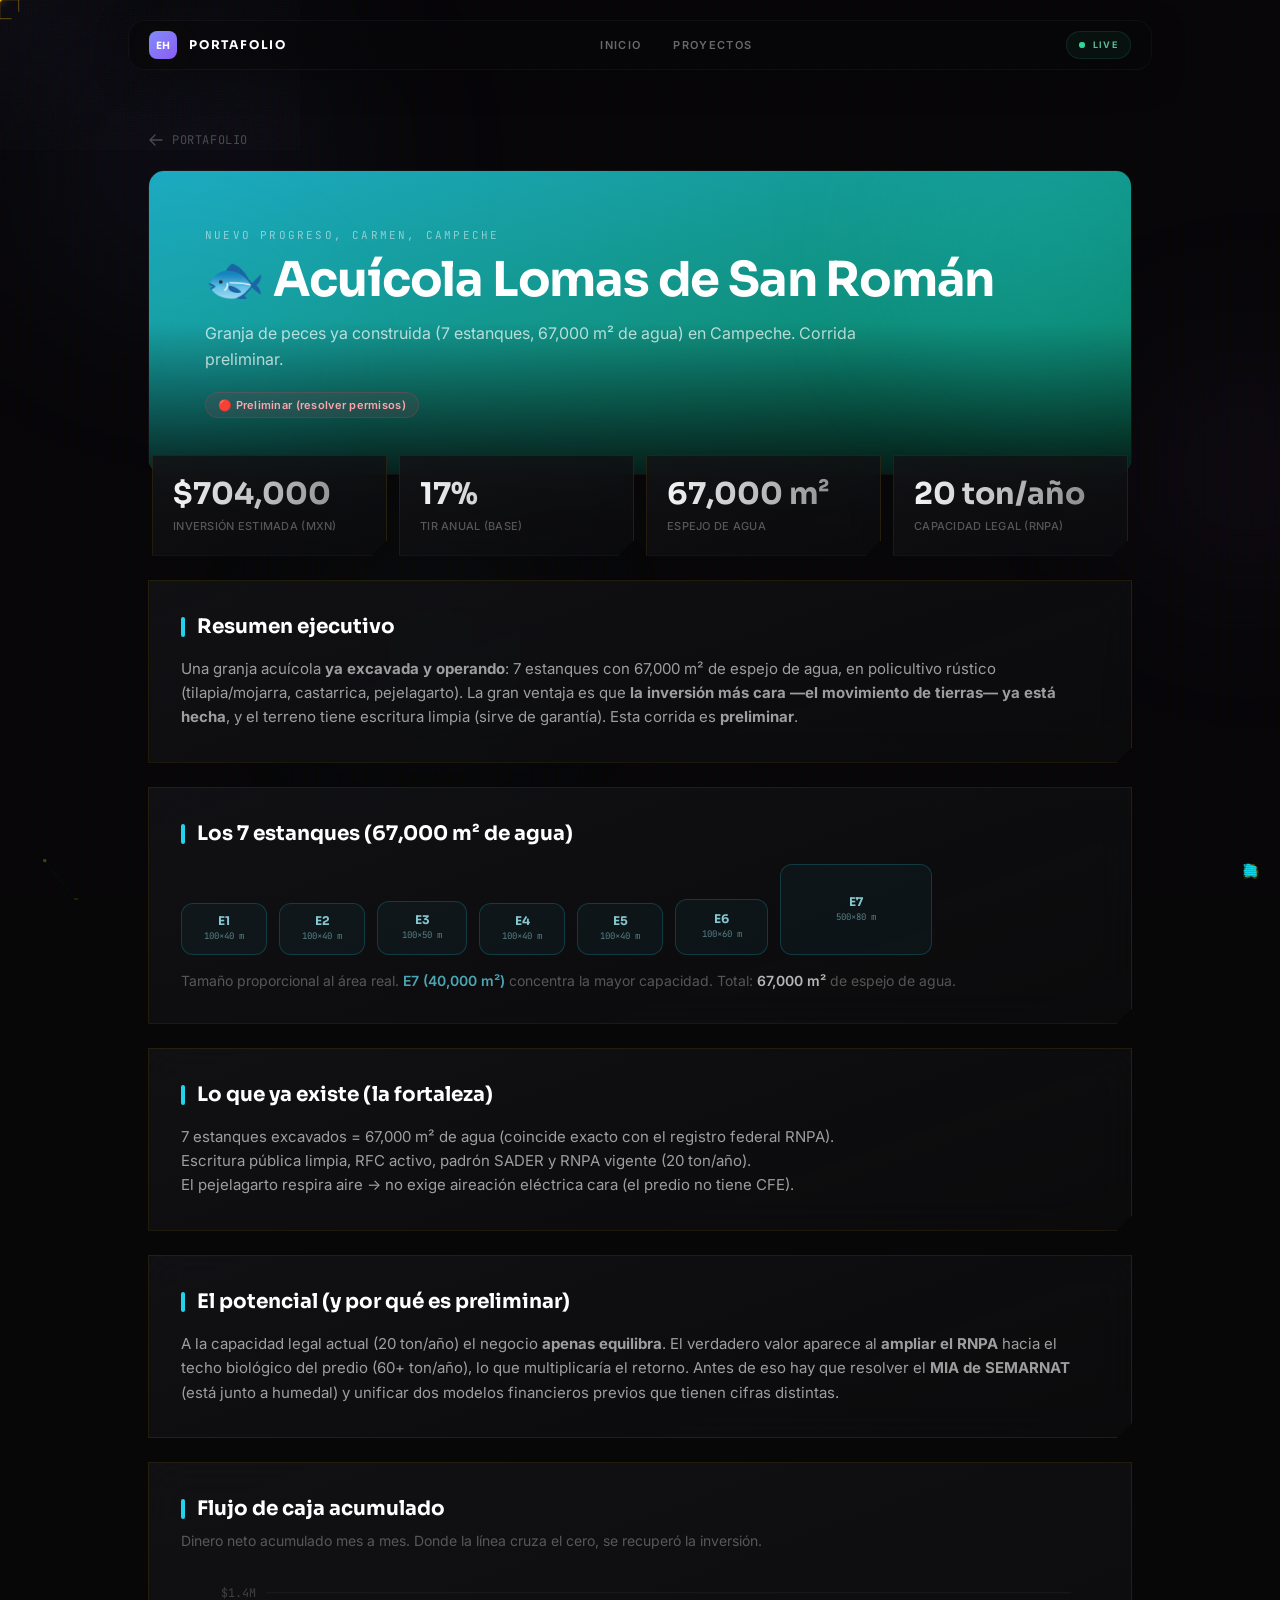
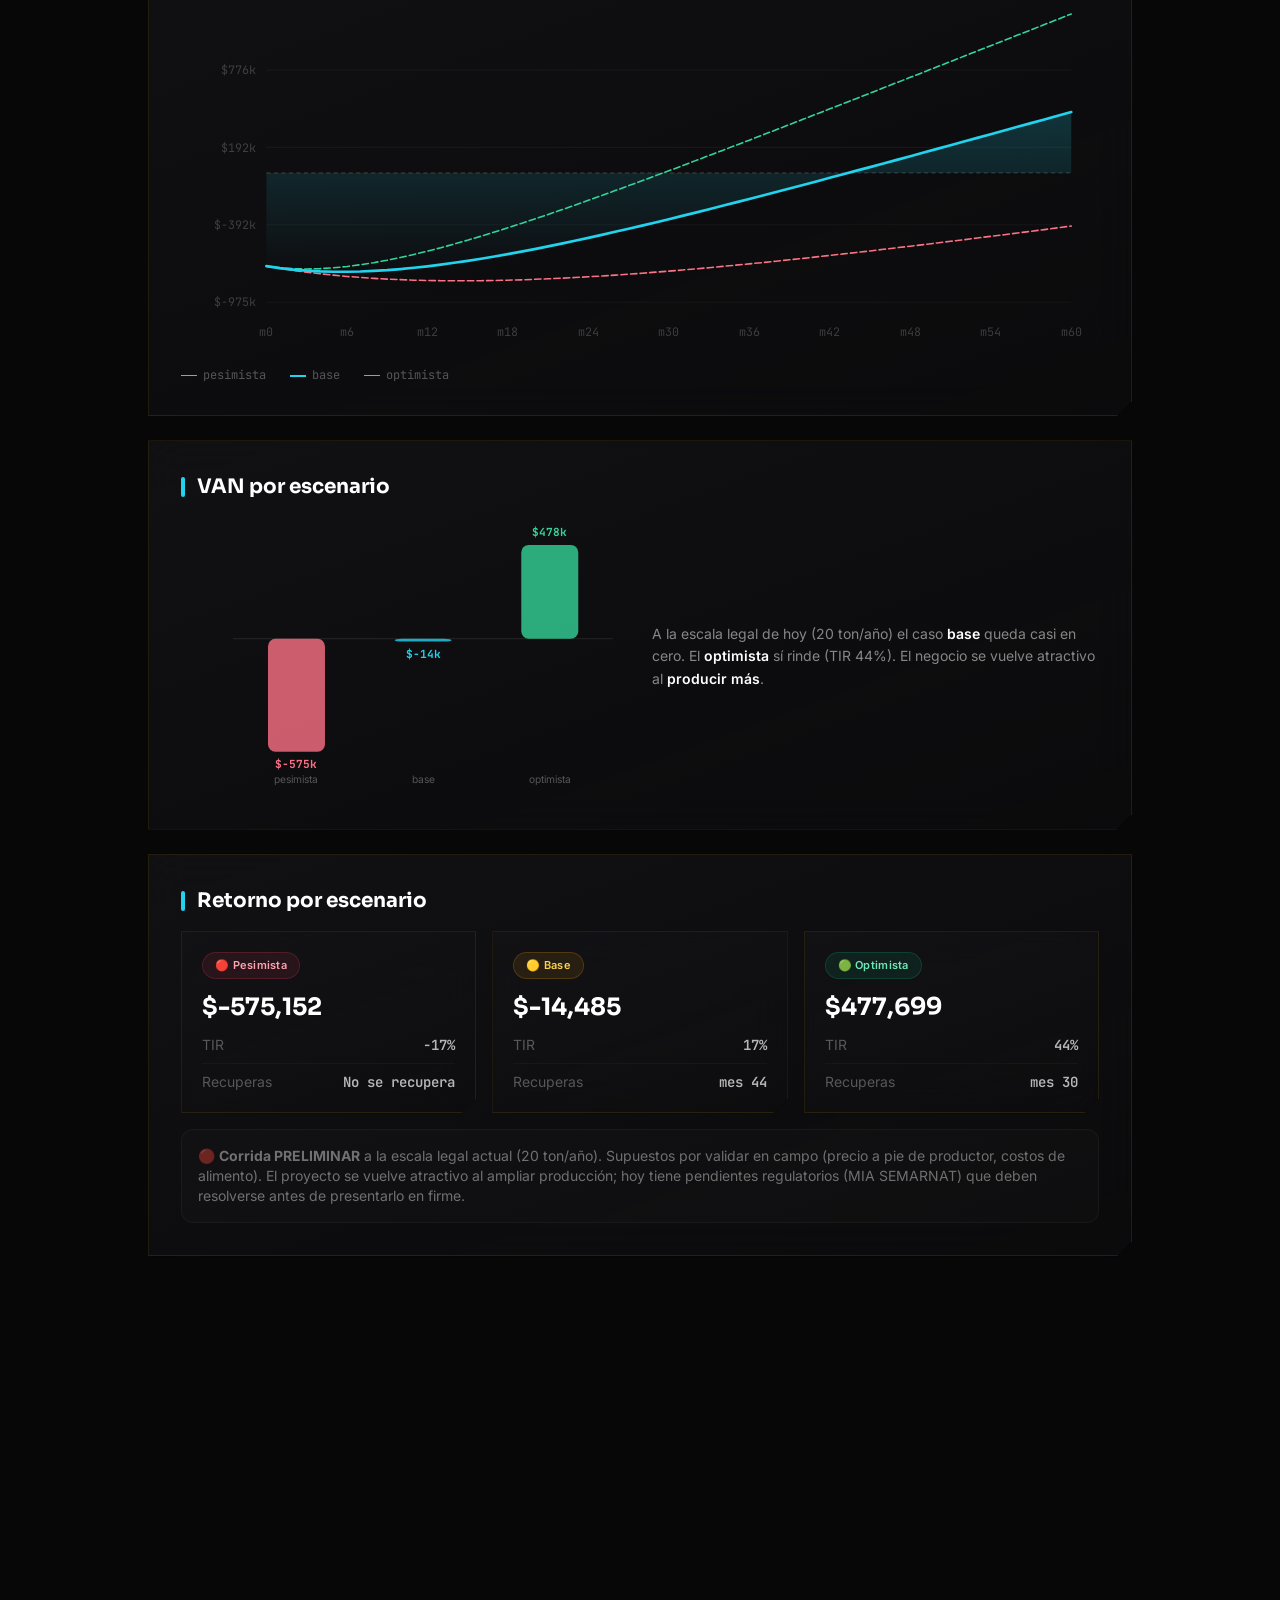
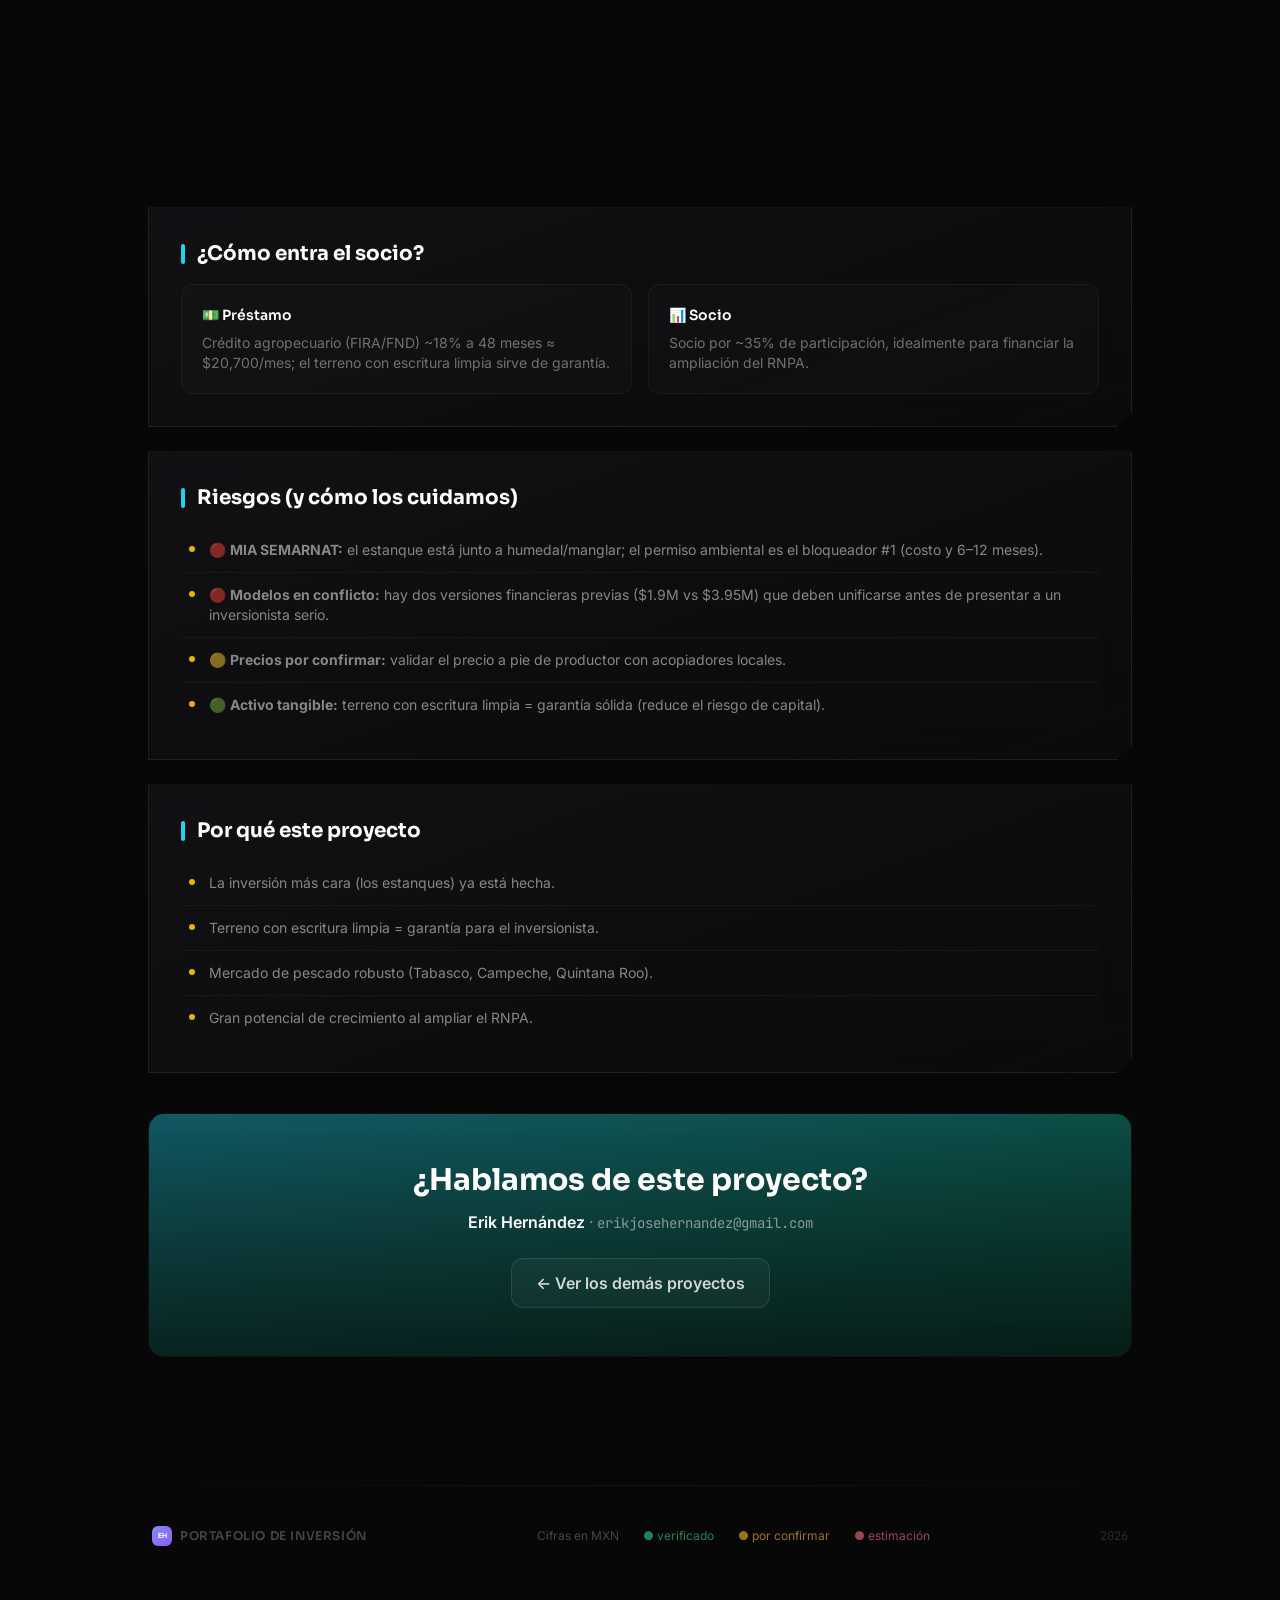
<file: html/acuicola.html>
<!DOCTYPE html><html lang="es"><head>
<meta charset="UTF-8"><meta name="viewport" content="width=device-width, initial-scale=1.0">
<title>Acuícola Lomas de San Román · Inversión</title><link rel="preconnect" href="https://fonts.googleapis.com"><link rel="preconnect" href="https://fonts.gstatic.com" crossorigin><link href="https://fonts.googleapis.com/css2?family=Inter:wght@300;400;500;600;700&family=Sora:wght@600;700;800&family=JetBrains+Mono:wght@400;500;600&display=swap" rel="stylesheet">
<link rel="stylesheet" href="../assets/tw.css">
<style>
  /* ═══ BASE ═══ */
  body {
    background-color: #070708;
    cursor: none;
    overflow-x: hidden;
  }

  /* ═══ PARTICLE CANVAS ═══ */
  #particle-canvas {
    position: fixed;
    inset: 0;
    z-index: 0;
    pointer-events: none;
  }

  /* ═══ FLOATING GRADIENT ORBS ═══ */
  .orb {
    position: fixed;
    border-radius: 50%;
    filter: blur(80px);
    pointer-events: none;
    z-index: 0;
    will-change: transform;
    transition: transform 0.3s ease-out;
  }
  .orb-1 {
    width: 500px; height: 500px;
    background: radial-gradient(circle, rgba(129,140,248,0.08), transparent 70%);
    top: -10%; left: -5%;
  }
  .orb-2 {
    width: 400px; height: 400px;
    background: radial-gradient(circle, rgba(192,132,252,0.06), transparent 70%);
    top: 30%; right: -10%;
  }
  .orb-3 {
    width: 350px; height: 350px;
    background: radial-gradient(circle, rgba(52,211,153,0.05), transparent 70%);
    bottom: 10%; left: 20%;
  }

  /* ═══ MOUSE GLOW ═══ */
  #mouse-glow {
    position: fixed;
    width: 400px; height: 400px;
    border-radius: 50%;
    background: radial-gradient(circle, rgba(129,140,248,0.04), transparent 60%);
    pointer-events: none;
    z-index: 0;
    transform: translate(-50%,-50%) translate3d(-999px,-999px,0);
    will-change: transform;
    transition: opacity 0.3s ease;
  }

  /* ═══ SCROLL PROGRESS BAR ═══ */
  #scroll-progress {
    position: fixed;
    top: 0; left: 0;
    height: 3px;
    background: linear-gradient(90deg, #eab308, #4ade80, #22d3ee);
    z-index: 9999;
    width: 0%;
    transition: width 0.05s linear;
    box-shadow: 0 0 15px rgba(234,179,8,0.8);
  }

  /* ═══ SCANLINES & HALFTONE ═══ */
  .grid-overlay {
    position: fixed;
    inset: 0;
    z-index: 0;
    pointer-events: none;
    background: 
      linear-gradient(rgba(18, 16, 16, 0) 50%, rgba(0, 0, 0, 0.25) 50%), 
      linear-gradient(90deg, rgba(255, 0, 0, 0.06), rgba(0, 255, 0, 0.02), rgba(0, 0, 255, 0.06));
    background-size: 100% 2px, 3px 100%;
    opacity: 0.8;
  }
  .halftone-overlay {
    position: fixed;
    inset: 0;
    z-index: 0;
    pointer-events: none;
    background-image: radial-gradient(circle, rgba(234,179,8,0.1) 1px, transparent 1.5px);
    background-size: 20px 20px;
    opacity: 0.3;
  }

  /* ═══ NOISE TEXTURE ═══ */
  .noise-overlay {
    position: fixed;
    inset: 0;
    z-index: 1;
    pointer-events: none;
    opacity: 0.03;
  }

  /* ═══ MECHA CROSSHAIR CURSOR ═══ */
  .custom-cursor {
    position: fixed;
    top: 0; left: 0;
    width: 40px; height: 40px;
    border: 1px solid rgba(234,179,8,0.4);
    pointer-events: none;
    z-index: 10000;
    transform: translate3d(-100px,-100px,0);
    transition: width 0.1s, height 0.1s, border-color 0.1s;
    will-change: transform;
    clip-path: polygon(0 20%, 20% 0, 80% 0, 100% 20%, 100% 80%, 80% 100%, 20% 100%, 0 80%);
  }
  .custom-cursor::before, .custom-cursor::after {
    content: '';
    position: absolute;
    background: rgba(234,179,8,0.6);
  }
  .custom-cursor::before { top: 50%; left: -10px; right: -10px; height: 1px; }
  .custom-cursor::after { left: 50%; top: -10px; bottom: -10px; width: 1px; }
  
  .cursor-dot {
    position: fixed;
    top: 0; left: 0;
    width: 4px; height: 4px;
    background: #eab308;
    pointer-events: none;
    z-index: 10001;
    transform: translate3d(-100px,-100px,0) rotate(45deg);
    will-change: transform;
    box-shadow: 0 0 10px #eab308;
  }
  @media (max-width: 768px) {
    .custom-cursor, .cursor-dot, #mouse-glow { display: none !important; }
    body { cursor: auto !important; }
    #particle-canvas { display: none; }
  }
  .custom-cursor.hover {
    width: 50px; height: 50px;
    border-color: #22d3ee;
  }
  .custom-cursor.hover::before, .custom-cursor.hover::after {
    background: #22d3ee;
  }

  /* ═══ CARD SPOTLIGHT + TILT ═══ */
  .spotlight-card {
    position: relative;
    overflow: hidden;
    transition: all 0.3s cubic-bezier(0.25, 0.46, 0.45, 0.94);
    transform-style: preserve-3d;
    perspective: 1000px;
    border-radius: 0; /* Sharp edges */
    clip-path: polygon(0 0, 100% 0, 100% calc(100% - 15px), calc(100% - 15px) 100%, 0 100%);
    border: 1px solid rgba(234,179,8,0.1);
  }
  .spotlight-card::before {
    content: '';
    position: absolute;
    inset: 0;
    background: radial-gradient(450px circle at var(--mx,-999px) var(--my,-999px),
      rgba(234,179,8,0.1), transparent 65%);
    z-index: 0;
    pointer-events: none;
    opacity: 0;
    transition: opacity 0.3s ease;
  }
  .spotlight-card:hover::before { opacity: 1; }
  .spotlight-card:hover {
    border-color: rgba(234,179,8,0.4) !important;
    box-shadow: inset 0 0 20px rgba(234,179,8,0.1);
  }

  /* ═══ SCROLL REVEAL ═══ */
  .reveal {
    opacity: 0;
    transform: translateY(35px);
    transition: opacity 0.9s cubic-bezier(0.16,1,0.3,1),
                transform 0.9s cubic-bezier(0.16,1,0.3,1);
  }
  .reveal.active {
    opacity: 1;
    transform: translateY(0);
  }

  /* ═══ PARALLAX ELEMENTS ═══ */
  [data-parallax] {
    will-change: transform;
    transition: transform 0.1s linear;
  }

  /* ═══ ANIMATED SHIMMER LINE ═══ */
  .shimmer-line {
    height: 1px;
    background: linear-gradient(90deg, transparent, rgba(129,140,248,0.3), transparent);
    background-size: 200% 100%;
    animation: shimmer 3s ease-in-out infinite;
  }

  @keyframes shimmer {
    0% { background-position: -200% 0; }
    100% { background-position: 200% 0; }
  }

  @keyframes aurora {
    0% { background-position: 0% 50%; }
    50% { background-position: 100% 50%; }
    100% { background-position: 0% 50%; }
  }

  /* ═══ STAGGER DELAYS ═══ */
  .delay-1 { transition-delay: 80ms; animation-delay: 80ms; }
  .delay-2 { transition-delay: 160ms; animation-delay: 160ms; }
  .delay-3 { transition-delay: 240ms; animation-delay: 240ms; }
  .delay-4 { transition-delay: 320ms; animation-delay: 320ms; }
  .delay-5 { transition-delay: 400ms; animation-delay: 400ms; }
  .delay-6 { transition-delay: 480ms; animation-delay: 480ms; }

  /* ═══ MAGNETIC HOVER ═══ */
  .magnetic {
    transition: transform 0.3s cubic-bezier(0.16,1,0.3,1);
  }

  /* ═══ PROJECT CARD ═══ */
  .project-card .card-gradient {
    transition: opacity 0.5s ease, transform 0.8s cubic-bezier(0.16,1,0.3,1);
  }
  .project-card:hover .card-gradient {
    opacity: 0.95;
    transform: scale(1.08);
  }

  /* ═══ GRADIENT BORDER ═══ */
  .gradient-border::after {
    content: '';
    position: absolute;
    inset: 0;
    border-radius: inherit;
    padding: 1px;
    background: linear-gradient(135deg, rgba(129,140,248,0.3), transparent 50%, rgba(192,132,252,0.2));
    -webkit-mask: linear-gradient(#fff 0 0) content-box, linear-gradient(#fff 0 0);
    -webkit-mask-composite: xor;
    mask-composite: exclude;
    pointer-events: none;
  }

  /* ═══ SCROLL INDICATOR PULSE ═══ */
  .scroll-indicator {
    animation: scrollBounce 2s ease-in-out infinite;
  }
  @keyframes scrollBounce {
    0%,100% { transform: translateY(0); opacity: 0.4; }
    50% { transform: translateY(8px); opacity: 0.8; }
  }

  .scroll-chips { scrollbar-width: none; }
  .scroll-chips::-webkit-scrollbar { display: none; }
</style>
</head><body class="min-h-screen antialiased pb-10">
  <!-- Scroll Progress -->
  <div id="scroll-progress"></div>
  <!-- Particle Canvas -->
  <canvas id="particle-canvas"></canvas>
  <!-- Floating Gradient Orbs -->
  <div class="orb orb-1" id="orb1"></div>
  <div class="orb orb-2" id="orb2"></div>
  <div class="orb orb-3" id="orb3"></div>
  <!-- Mouse Glow -->
  <div id="mouse-glow"></div>
  <!-- Grid overlay -->
  <div class="grid-overlay" id="grid-ov"></div>
  <!-- Noise texture -->
  <svg class="noise-overlay" xmlns="http://www.w3.org/2000/svg">
    <filter id="noise"><feTurbulence type="fractalNoise" baseFrequency="0.75" numOctaves="4" stitchTiles="stitch"/></filter>
    <rect width="100%" height="100%" filter="url(#noise)"/>
  </svg>
  <!-- Cursors -->
  <div id="cursor-ring" class="custom-cursor"></div>
  <div id="cursor-dot" class="cursor-dot"></div>

  <div class="relative z-10">
  <header class="fixed top-0 left-0 right-0 z-50 px-4 pt-5">
  <nav class="nav-bar max-w-5xl mx-auto backdrop-blur-xl bg-surface-0/50 border border-white/[0.04] rounded-2xl py-2.5 px-5 flex items-center justify-between transition-all duration-500" style="box-shadow:0 8px 40px -12px rgba(0,0,0,.5)">
    <div class="flex items-center gap-3">
      <div class="relative w-7 h-7 rounded-lg bg-gradient-to-br from-indigo-400 to-violet-500 flex items-center justify-center shadow-glow-sm magnetic">
        <span class="font-display font-bold text-white text-[10px]">EH</span>
      </div>
      <a href="../index.html" class="font-display font-bold text-white text-xs tracking-[.15em] uppercase hover:text-accent-bright transition-colors duration-300 magnetic interactive">Portafolio</a>
    </div>
    <div class="hidden md:flex items-center gap-8 text-[11px] font-semibold tracking-[.12em] uppercase text-white/40">
      <a href="../index.html" class="hover:text-white transition-colors duration-300 relative group magnetic interactive">
        Inicio
        <span class="absolute -bottom-1 left-0 w-0 h-px bg-accent group-hover:w-full transition-all duration-300"></span>
      </a>
      <a href="../index.html#oportunidades" class="hover:text-white transition-colors duration-300 relative group magnetic interactive">
        Proyectos
        <span class="absolute -bottom-1 left-0 w-0 h-px bg-accent group-hover:w-full transition-all duration-300"></span>
      </a>
    </div>
    <div class="flex items-center gap-2 rounded-full py-1.5 px-3 magnetic interactive" style="background:rgba(52,211,153,0.06);border:1px solid rgba(52,211,153,0.12)">
      <span class="relative flex h-1.5 w-1.5">
        <span class="animate-ping absolute inline-flex h-full w-full rounded-full bg-emerald-400 opacity-60"></span>
        <span class="relative inline-flex rounded-full h-1.5 w-1.5 bg-emerald-400"></span>
      </span>
      <span class="text-[9px] uppercase tracking-[.15em] font-bold text-emerald-300/80">Live</span>
    </div>
  </nav>
</header>
<main class="max-w-5xl mx-auto px-5 pb-16 pt-28">
<a href="../index.html" class="inline-flex items-center gap-2 mt-5 text-sm text-white/25 hover:text-white/60 transition-colors duration-300 group"><svg class="w-4 h-4 group-hover:-translate-x-0.5 transition-transform" xmlns="http://www.w3.org/2000/svg" fill="none" viewBox="0 0 24 24" stroke-width="2" stroke="currentColor"><path stroke-linecap="round" stroke-linejoin="round" d="M10.5 19.5L3 12m0 0l7.5-7.5M3 12h18"/></svg><span class="font-mono text-xs tracking-wider uppercase">Portafolio</span></a>
<section class="relative overflow-hidden rounded-2xl mt-4 reveal" style="border:1px solid rgba(255,255,255,0.04)">
  <!-- Gradient background -->
  <div class="absolute inset-0 bg-gradient-to-br from-cyan-400 via-teal-500 to-emerald-600 opacity-80"></div>
  <div class="absolute inset-0 bg-gradient-to-t from-surface-0/80 via-transparent to-transparent"></div>
  <!-- Ambient glow -->
  <div class="absolute -right-20 -top-20 w-80 h-80 rounded-full blur-3xl animate-floaty" style="background:rgba(34,211,238,.12)"></div>
  <div class="absolute -left-20 bottom-0 w-60 h-60 rounded-full blur-3xl opacity-50" style="background:rgba(34,211,238,.12)"></div>
  <!-- Content -->
  <div class="relative p-8 md:p-14">
    <p class="font-mono text-[11px] tracking-[.2em] uppercase text-white/50">Nuevo Progreso, Carmen, Campeche</p>
    <h1 class="text-3xl md:text-5xl font-display font-bold text-white mt-3 leading-[1.1] tracking-tight">🐟 Acuícola Lomas de San Román</h1>
    <p class="text-white/70 text-base mt-4 max-w-2xl leading-relaxed">Granja de peces ya construida (7 estanques, 67,000 m² de agua) en Campeche. Corrida preliminar.</p>
    <div class="mt-5 flex flex-wrap gap-2"><span class="badge b-red">🔴 Preliminar (resolver permisos)</span></div>
  </div>
</section>
<div class="-mt-5 relative z-10 px-1"><div class="grid grid-cols-2 md:grid-cols-4 gap-3"><div class="spotlight-card card px-5 py-5 reveal delay-1">
  <div class="relative z-10">
    <div class="text-2xl md:text-3xl font-display font-bold grad-text">$704,000</div>
    <div class="text-[11px] text-white/30 mt-1.5 font-medium tracking-wide uppercase">Inversión estimada (MXN)</div>
  </div>
</div><div class="spotlight-card card px-5 py-5 reveal delay-2">
  <div class="relative z-10">
    <div class="text-2xl md:text-3xl font-display font-bold grad-text">17%</div>
    <div class="text-[11px] text-white/30 mt-1.5 font-medium tracking-wide uppercase">TIR anual (base)</div>
  </div>
</div><div class="spotlight-card card px-5 py-5 reveal delay-3">
  <div class="relative z-10">
    <div class="text-2xl md:text-3xl font-display font-bold grad-text">67,000 m²</div>
    <div class="text-[11px] text-white/30 mt-1.5 font-medium tracking-wide uppercase">Espejo de agua</div>
  </div>
</div><div class="spotlight-card card px-5 py-5 reveal delay-4">
  <div class="relative z-10">
    <div class="text-2xl md:text-3xl font-display font-bold grad-text">20 ton/año</div>
    <div class="text-[11px] text-white/30 mt-1.5 font-medium tracking-wide uppercase">Capacidad legal (RNPA)</div>
  </div>
</div></div></div>
<section class="spotlight-card card p-6 md:p-8 mt-6 reveal">
  <div class="relative z-10">
    <h2 class="text-lg md:text-xl font-display font-bold flex items-center gap-3">
      <span class="inline-block w-1 h-5 rounded-full" style="background:#22d3ee"></span>Resumen ejecutivo
    </h2>
    <div class="mt-4 text-white/60 leading-relaxed text-[15px]"><p>Una granja acuícola <b>ya excavada y operando</b>: 7 estanques con 67,000 m² de espejo de agua, en policultivo rústico (tilapia/mojarra, castarrica, pejelagarto). La gran ventaja es que <b>la inversión más cara —el movimiento de tierras— ya está hecha</b>, y el terreno tiene escritura limpia (sirve de garantía). Esta corrida es <b>preliminar</b>.</p></div>
  </div>
</section>

<section class="spotlight-card card p-6 md:p-8 mt-6 reveal">
  <div class="relative z-10">
    <h2 class="text-lg md:text-xl font-display font-bold flex items-center gap-3">
      <span class="inline-block w-1 h-5 rounded-full" style="background:#22d3ee"></span>Los 7 estanques (67,000 m² de agua)
    </h2>
    <div class="mt-4 text-white/60 leading-relaxed text-[15px]"><div class="flex flex-wrap gap-3 items-end"><div class="grid place-items-center text-center rounded-xl border border-cyan-400/20 bg-cyan-400/[0.04] text-cyan-200/80" style="width:86px;height:52px"><div><div class="font-display font-bold text-xs">E1</div><div class="text-[9px] opacity-60 font-mono">100×40 m</div></div></div><div class="grid place-items-center text-center rounded-xl border border-cyan-400/20 bg-cyan-400/[0.04] text-cyan-200/80" style="width:86px;height:52px"><div><div class="font-display font-bold text-xs">E2</div><div class="text-[9px] opacity-60 font-mono">100×40 m</div></div></div><div class="grid place-items-center text-center rounded-xl border border-cyan-400/20 bg-cyan-400/[0.04] text-cyan-200/80" style="width:90px;height:54px"><div><div class="font-display font-bold text-xs">E3</div><div class="text-[9px] opacity-60 font-mono">100×50 m</div></div></div><div class="grid place-items-center text-center rounded-xl border border-cyan-400/20 bg-cyan-400/[0.04] text-cyan-200/80" style="width:86px;height:52px"><div><div class="font-display font-bold text-xs">E4</div><div class="text-[9px] opacity-60 font-mono">100×40 m</div></div></div><div class="grid place-items-center text-center rounded-xl border border-cyan-400/20 bg-cyan-400/[0.04] text-cyan-200/80" style="width:86px;height:52px"><div><div class="font-display font-bold text-xs">E5</div><div class="text-[9px] opacity-60 font-mono">100×40 m</div></div></div><div class="grid place-items-center text-center rounded-xl border border-cyan-400/20 bg-cyan-400/[0.04] text-cyan-200/80" style="width:93px;height:56px"><div><div class="font-display font-bold text-xs">E6</div><div class="text-[9px] opacity-60 font-mono">100×60 m</div></div></div><div class="grid place-items-center text-center rounded-xl border border-cyan-400/20 bg-cyan-400/[0.04] text-cyan-200/80" style="width:152px;height:91px"><div><div class="font-display font-bold text-xs">E7</div><div class="text-[9px] opacity-60 font-mono">500×80 m</div></div></div></div><p class="text-sm text-white/30 mt-4">Tamaño proporcional al área real. <span class="text-cyan-300/70 font-semibold">E7 (40,000 m²)</span> concentra la mayor capacidad. Total: <span class="text-white/70 font-semibold">67,000 m²</span> de espejo de agua.</p></div>
  </div>
</section>
<section class="spotlight-card card p-6 md:p-8 mt-6 reveal">
  <div class="relative z-10">
    <h2 class="text-lg md:text-xl font-display font-bold flex items-center gap-3">
      <span class="inline-block w-1 h-5 rounded-full" style="background:#22d3ee"></span>Lo que ya existe (la fortaleza)
    </h2>
    <div class="mt-4 text-white/60 leading-relaxed text-[15px]"><ul><li>7 estanques excavados = 67,000 m² de agua (coincide exacto con el registro federal RNPA).</li><li>Escritura pública limpia, RFC activo, padrón SADER y RNPA vigente (20 ton/año).</li><li>El pejelagarto respira aire → no exige aireación eléctrica cara (el predio no tiene CFE).</li></ul></div>
  </div>
</section>
<section class="spotlight-card card p-6 md:p-8 mt-6 reveal">
  <div class="relative z-10">
    <h2 class="text-lg md:text-xl font-display font-bold flex items-center gap-3">
      <span class="inline-block w-1 h-5 rounded-full" style="background:#22d3ee"></span>El potencial (y por qué es preliminar)
    </h2>
    <div class="mt-4 text-white/60 leading-relaxed text-[15px]"><p>A la capacidad legal actual (20 ton/año) el negocio <b>apenas equilibra</b>. El verdadero valor aparece al <b>ampliar el RNPA</b> hacia el techo biológico del predio (60+ ton/año), lo que multiplicaría el retorno. Antes de eso hay que resolver el <b>MIA de SEMARNAT</b> (está junto a humedal) y unificar dos modelos financieros previos que tienen cifras distintas.</p></div>
  </div>
</section>
<section class="spotlight-card card p-6 md:p-8 mt-6 reveal">
  <div class="relative z-10">
    <h2 class="text-lg md:text-xl font-display font-bold flex items-center gap-3">
      <span class="inline-block w-1 h-5 rounded-full" style="background:#22d3ee"></span>Flujo de caja acumulado
    </h2>
    <p class="text-white/30 text-sm mt-2">Dinero neto acumulado mes a mes. Donde la línea cruza el cero, se recuperó la inversión.</p>
    <div class="mt-4 overflow-x-auto"><svg viewBox="0 0 860 360" class="w-full h-auto" role="img" aria-label="Flujo de caja acumulado"><defs><linearGradient id="ga" x1="0" y1="0" x2="0" y2="1"><stop offset="0%" stop-color="#22d3ee" stop-opacity=".2"/><stop offset="100%" stop-color="#22d3ee" stop-opacity="0"/></linearGradient></defs><line x1="80" y1="314.0" x2="834" y2="314.0" stroke="rgba(255,255,255,.04)"/><text x="70" y="318.0" font-size="11" font-family="JetBrains Mono,monospace" fill="rgba(255,255,255,.2)" text-anchor="end">$-975k</text><line x1="80" y1="241.5" x2="834" y2="241.5" stroke="rgba(255,255,255,.04)"/><text x="70" y="245.5" font-size="11" font-family="JetBrains Mono,monospace" fill="rgba(255,255,255,.2)" text-anchor="end">$-392k</text><line x1="80" y1="169.0" x2="834" y2="169.0" stroke="rgba(255,255,255,.04)"/><text x="70" y="173.0" font-size="11" font-family="JetBrains Mono,monospace" fill="rgba(255,255,255,.2)" text-anchor="end">$192k</text><line x1="80" y1="96.5" x2="834" y2="96.5" stroke="rgba(255,255,255,.04)"/><text x="70" y="100.5" font-size="11" font-family="JetBrains Mono,monospace" fill="rgba(255,255,255,.2)" text-anchor="end">$776k</text><line x1="80" y1="24.0" x2="834" y2="24.0" stroke="rgba(255,255,255,.04)"/><text x="70" y="28.0" font-size="11" font-family="JetBrains Mono,monospace" fill="rgba(255,255,255,.2)" text-anchor="end">$1.4M</text><line x1="80" y1="192.9" x2="834" y2="192.9" stroke="rgba(255,255,255,.15)" stroke-dasharray="4 3"/><text x="80.0" y="346" font-size="11" font-family="JetBrains Mono,monospace" fill="rgba(255,255,255,.2)" text-anchor="middle">m0</text><text x="155.4" y="346" font-size="11" font-family="JetBrains Mono,monospace" fill="rgba(255,255,255,.2)" text-anchor="middle">m6</text><text x="230.8" y="346" font-size="11" font-family="JetBrains Mono,monospace" fill="rgba(255,255,255,.2)" text-anchor="middle">m12</text><text x="306.2" y="346" font-size="11" font-family="JetBrains Mono,monospace" fill="rgba(255,255,255,.2)" text-anchor="middle">m18</text><text x="381.6" y="346" font-size="11" font-family="JetBrains Mono,monospace" fill="rgba(255,255,255,.2)" text-anchor="middle">m24</text><text x="457.0" y="346" font-size="11" font-family="JetBrains Mono,monospace" fill="rgba(255,255,255,.2)" text-anchor="middle">m30</text><text x="532.4" y="346" font-size="11" font-family="JetBrains Mono,monospace" fill="rgba(255,255,255,.2)" text-anchor="middle">m36</text><text x="607.8" y="346" font-size="11" font-family="JetBrains Mono,monospace" fill="rgba(255,255,255,.2)" text-anchor="middle">m42</text><text x="683.2" y="346" font-size="11" font-family="JetBrains Mono,monospace" fill="rgba(255,255,255,.2)" text-anchor="middle">m48</text><text x="758.6" y="346" font-size="11" font-family="JetBrains Mono,monospace" fill="rgba(255,255,255,.2)" text-anchor="middle">m54</text><text x="834.0" y="346" font-size="11" font-family="JetBrains Mono,monospace" fill="rgba(255,255,255,.2)" text-anchor="middle">m60</text><path d="M80.0,192.9 L80.0,280.3 L92.6,282.1 L105.1,283.5 L117.7,284.5 L130.3,285.2 L142.8,285.5 L155.4,285.5 L168.0,285.3 L180.5,284.7 L193.1,284.0 L205.7,283.0 L218.2,281.8 L230.8,280.4 L243.4,278.8 L255.9,277.1 L268.5,275.3 L281.1,273.3 L293.6,271.2 L306.2,269.0 L318.8,266.7 L331.3,264.3 L343.9,261.7 L356.5,259.2 L369.0,256.5 L381.6,253.8 L394.2,251.0 L406.7,248.1 L419.3,245.2 L431.9,242.3 L444.4,239.3 L457.0,236.3 L469.6,233.2 L482.1,230.1 L494.7,226.9 L507.3,223.7 L519.8,220.5 L532.4,217.3 L545.0,214.1 L557.5,210.8 L570.1,207.5 L582.7,204.2 L595.2,200.9 L607.8,197.5 L620.4,194.2 L632.9,190.8 L645.5,187.5 L658.1,184.1 L670.6,180.7 L683.2,177.3 L695.8,173.8 L708.3,170.4 L720.9,167.0 L733.5,163.5 L746.0,160.1 L758.6,156.7 L771.2,153.2 L783.7,149.7 L796.3,146.3 L808.9,142.8 L821.4,139.3 L834.0,135.9 L834.0,192.9 Z" fill="url(#ga)"/><polyline points="80.0,280.3 92.6,282.4 105.1,284.2 117.7,285.9 130.3,287.4 142.8,288.7 155.4,289.9 168.0,290.8 180.5,291.7 193.1,292.4 205.7,292.9 218.2,293.4 230.8,293.7 243.4,293.9 255.9,294.0 268.5,294.0 281.1,293.9 293.6,293.7 306.2,293.4 318.8,293.1 331.3,292.6 343.9,292.1 356.5,291.6 369.0,290.9 381.6,290.2 394.2,289.5 406.7,288.7 419.3,287.8 431.9,286.9 444.4,285.9 457.0,284.9 469.6,283.9 482.1,282.8 494.7,281.7 507.3,280.5 519.8,279.3 532.4,278.1 545.0,276.9 557.5,275.6 570.1,274.3 582.7,273.0 595.2,271.6 607.8,270.2 620.4,268.8 632.9,267.4 645.5,266.0 658.1,264.5 670.6,263.0 683.2,261.6 695.8,260.1 708.3,258.5 720.9,257.0 733.5,255.5 746.0,253.9 758.6,252.3 771.2,250.8 783.7,249.2 796.3,247.6 808.9,246.0 821.4,244.3 834.0,242.7" fill="none" stroke="#fb7185" stroke-width="1.5" stroke-linejoin="round" stroke-linecap="round" stroke-dasharray="6 3"/><polyline points="80.0,280.3 92.6,281.8 105.1,282.7 117.7,282.9 130.3,282.6 142.8,281.8 155.4,280.6 168.0,278.9 180.5,277.0 193.1,274.7 205.7,272.1 218.2,269.3 230.8,266.2 243.4,263.0 255.9,259.5 268.5,255.9 281.1,252.2 293.6,248.3 306.2,244.3 318.8,240.2 331.3,236.1 343.9,231.8 356.5,227.5 369.0,223.1 381.6,218.6 394.2,214.1 406.7,209.5 419.3,204.9 431.9,200.3 444.4,195.6 457.0,190.9 469.6,186.2 482.1,181.4 494.7,176.6 507.3,171.8 519.8,167.0 532.4,162.2 545.0,157.3 557.5,152.5 570.1,147.6 582.7,142.7 595.2,137.8 607.8,132.9 620.4,128.0 632.9,123.1 645.5,118.2 658.1,113.2 670.6,108.3 683.2,103.4 695.8,98.5 708.3,93.5 720.9,88.6 733.5,83.6 746.0,78.7 758.6,73.7 771.2,68.8 783.7,63.8 796.3,58.9 808.9,53.9 821.4,49.0 834.0,44.0" fill="none" stroke="#34d399" stroke-width="1.5" stroke-linejoin="round" stroke-linecap="round" stroke-dasharray="6 3"/><polyline points="80.0,280.3 92.6,282.1 105.1,283.5 117.7,284.5 130.3,285.2 142.8,285.5 155.4,285.5 168.0,285.3 180.5,284.7 193.1,284.0 205.7,283.0 218.2,281.8 230.8,280.4 243.4,278.8 255.9,277.1 268.5,275.3 281.1,273.3 293.6,271.2 306.2,269.0 318.8,266.7 331.3,264.3 343.9,261.7 356.5,259.2 369.0,256.5 381.6,253.8 394.2,251.0 406.7,248.1 419.3,245.2 431.9,242.3 444.4,239.3 457.0,236.3 469.6,233.2 482.1,230.1 494.7,226.9 507.3,223.7 519.8,220.5 532.4,217.3 545.0,214.1 557.5,210.8 570.1,207.5 582.7,204.2 595.2,200.9 607.8,197.5 620.4,194.2 632.9,190.8 645.5,187.5 658.1,184.1 670.6,180.7 683.2,177.3 695.8,173.8 708.3,170.4 720.9,167.0 733.5,163.5 746.0,160.1 758.6,156.7 771.2,153.2 783.7,149.7 796.3,146.3 808.9,142.8 821.4,139.3 834.0,135.9" fill="none" stroke="#22d3ee" stroke-width="2.5" stroke-linejoin="round" stroke-linecap="round"/></svg></div>
    <div class="flex gap-6 text-xs text-white/30 mt-4 flex-wrap font-mono">
      <span><i class="inline-block w-4 h-px align-middle mr-1.5" style="background:#fb7185"></i>pesimista</span>
      <span><i class="inline-block w-4 h-0.5 align-middle mr-1.5" style="background:#22d3ee"></i>base</span>
      <span><i class="inline-block w-4 h-px align-middle mr-1.5" style="background:#34d399"></i>optimista</span>
    </div>
  </div>
</section><section class="spotlight-card card p-6 md:p-8 mt-6 reveal">
  <div class="relative z-10">
    <h2 class="text-lg md:text-xl font-display font-bold flex items-center gap-3">
      <span class="inline-block w-1 h-5 rounded-full" style="background:#22d3ee"></span>VAN por escenario
    </h2>
    <div class="flex flex-col lg:flex-row gap-6 items-center mt-4"><div class="lg:w-1/2 overflow-x-auto"><svg viewBox="0 0 480 300" class="w-full h-auto" role="img" aria-label="VAN por escenario"><line x1="56" y1="130.7" x2="464" y2="130.7" stroke="rgba(255,255,255,.1)"/><rect x="93.4" y="130.7" width="61.2" height="121.3" rx="8" fill="#fb7185" opacity=".8"/><text x="124.0" y="270.0" font-size="12" font-weight="700" font-family="JetBrains Mono,monospace" fill="#fb7185" text-anchor="middle">$-575k</text><text x="124.0" y="286" font-size="11" font-family="Inter,sans-serif" fill="rgba(255,255,255,.3)" text-anchor="middle">pesimista</text><rect x="229.4" y="130.7" width="61.2" height="3.1" rx="8" fill="#22d3ee" opacity=".8"/><text x="260.0" y="151.8" font-size="12" font-weight="700" font-family="JetBrains Mono,monospace" fill="#22d3ee" text-anchor="middle">$-14k</text><text x="260.0" y="286" font-size="11" font-family="Inter,sans-serif" fill="rgba(255,255,255,.3)" text-anchor="middle">base</text><rect x="365.4" y="30.0" width="61.2" height="100.7" rx="8" fill="#34d399" opacity=".8"/><text x="396.0" y="20.0" font-size="12" font-weight="700" font-family="JetBrains Mono,monospace" fill="#34d399" text-anchor="middle">$478k</text><text x="396.0" y="286" font-size="11" font-family="Inter,sans-serif" fill="rgba(255,255,255,.3)" text-anchor="middle">optimista</text></svg></div><div class="lg:w-1/2 text-white/50 text-sm leading-relaxed"><p>A la escala legal de hoy (20 ton/año) el caso <span class='text-white font-semibold'>base</span> queda casi en cero. El <span class='text-white font-semibold'>optimista</span> sí rinde (TIR 44%). El negocio se vuelve atractivo al <span class='text-white font-semibold'>producir más</span>.</p></div></div>
  </div>
</section>
<section class="spotlight-card card p-6 md:p-8 mt-6 reveal">
  <div class="relative z-10">
    <h2 class="text-lg md:text-xl font-display font-bold flex items-center gap-3">
      <span class="inline-block w-1 h-5 rounded-full" style="background:#22d3ee"></span>Retorno por escenario
    </h2>
    <div class="mt-4 text-white/60 leading-relaxed text-[15px]"><div class="grid sm:grid-cols-3 gap-4"><div class="spotlight-card card p-5">
  <div class="relative z-10">
    <span class="badge b-red">🔴 Pesimista</span>
    <div class="text-2xl font-display font-bold text-white mt-3">$-575,152</div>
    <div class="mt-3 space-y-2 text-sm">
      <div class="flex justify-between items-center"><span class="text-white/30">TIR</span><span class="font-mono font-semibold text-white/70">-17%</span></div>
      <div class="h-px bg-white/[0.03]"></div>
      <div class="flex justify-between items-center"><span class="text-white/30">Recuperas</span><span class="font-mono font-semibold text-white/70">No se recupera</span></div>
    </div>
  </div>
</div><div class="spotlight-card card p-5">
  <div class="relative z-10">
    <span class="badge b-yellow">🟡 Base</span>
    <div class="text-2xl font-display font-bold text-white mt-3">$-14,485</div>
    <div class="mt-3 space-y-2 text-sm">
      <div class="flex justify-between items-center"><span class="text-white/30">TIR</span><span class="font-mono font-semibold text-white/70">17%</span></div>
      <div class="h-px bg-white/[0.03]"></div>
      <div class="flex justify-between items-center"><span class="text-white/30">Recuperas</span><span class="font-mono font-semibold text-white/70">mes 44</span></div>
    </div>
  </div>
</div><div class="spotlight-card card p-5">
  <div class="relative z-10">
    <span class="badge b-green">🟢 Optimista</span>
    <div class="text-2xl font-display font-bold text-white mt-3">$477,699</div>
    <div class="mt-3 space-y-2 text-sm">
      <div class="flex justify-between items-center"><span class="text-white/30">TIR</span><span class="font-mono font-semibold text-white/70">44%</span></div>
      <div class="h-px bg-white/[0.03]"></div>
      <div class="flex justify-between items-center"><span class="text-white/30">Recuperas</span><span class="font-mono font-semibold text-white/70">mes 30</span></div>
    </div>
  </div>
</div></div><div class="mt-4 text-sm text-white/40 rounded-xl p-4" style="background:rgba(255,255,255,0.015);border:1px solid rgba(255,255,255,0.04)">🔴 <b>Corrida PRELIMINAR</b> a la escala legal actual (20 ton/año). Supuestos por validar en campo (precio a pie de productor, costos de alimento). El proyecto se vuelve atractivo al ampliar producción; hoy tiene pendientes regulatorios (MIA SEMARNAT) que deben resolverse antes de presentarlo en firme.</div></div>
  </div>
</section>
<section class="spotlight-card card p-6 md:p-8 mt-6 reveal">
  <div class="relative z-10">
    <h2 class="text-lg md:text-xl font-display font-bold flex items-center gap-3">
      <span class="inline-block w-1 h-5 rounded-full" style="background:#22d3ee"></span>Las cuentas en detalle
    </h2>
    <div class="mt-4 text-white/60 leading-relaxed text-[15px]"><div class="grid md:grid-cols-2 gap-6">
  <div><h3 class="font-display font-semibold text-white text-sm mb-3">Inversión (CAPEX)</h3><div class="rounded-xl overflow-hidden border border-white/[0.04]"><table class="ptable"><tr><th>Concepto</th><th class="num">Monto (MXN)</th></tr><tr><td>Bombeo y energía solar básica</td><td class="num text-white/60">$100,000</td></tr><tr><td>Crías iniciales (policultivo)</td><td class="num text-white/60">$120,000</td></tr><tr><td>Adecuación de estanques y equipo</td><td class="num text-white/60">$120,000</td></tr><tr><td>MIA SEMARNAT + permisos ambientales</td><td class="num text-white/60">$150,000</td></tr><tr><td>Capital de trabajo (alimento inicial)</td><td class="num text-white/60">$150,000</td></tr><tr><td>Reserva de imprevistos (10%)</td><td class="num text-white/60">$64,000</td></tr><tr style="background:rgba(255,255,255,0.02)"><td class="font-bold text-white">Inversión total</td><td class="num font-bold text-white font-display">$704,000</td></tr></table></div></div>
  <div><h3 class="font-display font-semibold text-white text-sm mb-3">Gastos mensuales (OPEX)</h3><div class="rounded-xl overflow-hidden border border-white/[0.04]"><table class="ptable"><tr><th>Concepto</th><th class="num">Monto (MXN)</th></tr><tr><td>Mano de obra operativa (familia / 1-2 personas)</td><td class="num text-white/60">$12,000</td></tr><tr><td>Mantenimiento, transporte, combustible</td><td class="num text-white/60">$5,000</td></tr><tr><td>Contador</td><td class="num text-white/60">$1,500</td></tr><tr style="background:rgba(255,255,255,0.02)"><td class="font-bold text-white">OPEX / mes</td><td class="num font-bold text-white font-display">$18,500</td></tr></table></div><div class="mt-4 rounded-xl p-4 text-sm" style="background:rgba(52,211,153,0.04);border:1px solid rgba(52,211,153,0.08)"><span class="text-emerald-400">⚖️</span> <span class="text-white/60">Punto de equilibrio: <span class="text-white font-semibold">$34,259</span> de venta al mes.</span></div></div>
</div></div>
  </div>
</section>
<section class="spotlight-card card p-6 md:p-8 mt-6 reveal">
  <div class="relative z-10">
    <h2 class="text-lg md:text-xl font-display font-bold flex items-center gap-3">
      <span class="inline-block w-1 h-5 rounded-full" style="background:#22d3ee"></span>¿Cómo entra el socio?
    </h2>
    <div class="mt-4 text-white/60 leading-relaxed text-[15px]"><div class="grid md:grid-cols-2 gap-4">
  <div class="rounded-xl p-5" style="background:rgba(255,255,255,0.015);border:1px solid rgba(255,255,255,0.04)">
    <div class="font-display font-semibold text-white text-sm">💵 Préstamo</div>
    <p class="text-white/40 text-sm mt-2">Crédito agropecuario (FIRA/FND) ~18% a 48 meses ≈ $20,700/mes; el terreno con escritura limpia sirve de garantía.</p>
  </div>
  <div class="rounded-xl p-5" style="background:rgba(255,255,255,0.015);border:1px solid rgba(255,255,255,0.04)">
    <div class="font-display font-semibold text-white text-sm">📊 Socio</div>
    <p class="text-white/40 text-sm mt-2">Socio por ~35% de participación, idealmente para financiar la ampliación del RNPA.</p>
  </div>
</div></div>
  </div>
</section>
<section class="spotlight-card card p-6 md:p-8 mt-6 reveal">
  <div class="relative z-10">
    <h2 class="text-lg md:text-xl font-display font-bold flex items-center gap-3">
      <span class="inline-block w-1 h-5 rounded-full" style="background:#22d3ee"></span>Riesgos (y cómo los cuidamos)
    </h2>
    <div class="mt-4 text-white/60 leading-relaxed text-[15px]"><ul class="rlist"><li class="text-sm text-white/50">🔴 <b>MIA SEMARNAT:</b> el estanque está junto a humedal/manglar; el permiso ambiental es el bloqueador #1 (costo y 6–12 meses).</li><li class="text-sm text-white/50">🔴 <b>Modelos en conflicto:</b> hay dos versiones financieras previas ($1.9M vs $3.95M) que deben unificarse antes de presentar a un inversionista serio.</li><li class="text-sm text-white/50">🟡 <b>Precios por confirmar:</b> validar el precio a pie de productor con acopiadores locales.</li><li class="text-sm text-white/50">🟢 <b>Activo tangible:</b> terreno con escritura limpia = garantía sólida (reduce el riesgo de capital).</li></ul></div>
  </div>
</section>
<section class="spotlight-card card p-6 md:p-8 mt-6 reveal">
  <div class="relative z-10">
    <h2 class="text-lg md:text-xl font-display font-bold flex items-center gap-3">
      <span class="inline-block w-1 h-5 rounded-full" style="background:#22d3ee"></span>Por qué este proyecto
    </h2>
    <div class="mt-4 text-white/60 leading-relaxed text-[15px]"><ul class="rlist"><li class="text-sm text-white/50">La inversión más cara (los estanques) ya está hecha.</li><li class="text-sm text-white/50">Terreno con escritura limpia = garantía para el inversionista.</li><li class="text-sm text-white/50">Mercado de pescado robusto (Tabasco, Campeche, Quintana Roo).</li><li class="text-sm text-white/50">Gran potencial de crecimiento al ampliar el RNPA.</li></ul></div>
  </div>
</section>
<section class="relative overflow-hidden rounded-2xl mt-10 p-8 md:p-12 text-center reveal" style="border:1px solid rgba(255,255,255,0.04)">
  <div class="absolute inset-0 bg-gradient-to-br from-cyan-400 via-teal-500 to-emerald-600 opacity-40"></div>
  <div class="absolute inset-0" style="background:linear-gradient(to top, rgba(7,7,8,0.6), transparent)"></div>
  <div class="relative">
    <h2 class="text-2xl md:text-3xl font-display font-bold text-white">¿Hablamos de este proyecto?</h2>
    <p class="text-white/50 mt-3"><span class="text-white font-semibold">Erik Hernández</span> · <span class="font-mono text-sm">erikjosehernandez@gmail.com</span></p>
    <a href="../index.html" class="btn-ghost mt-6 inline-flex">← Ver los demás proyectos</a>
  </div>
</section>
</main>
<footer class="max-w-5xl mx-auto px-6 py-16">
  <div class="section-divider mb-10"></div>
  <div class="flex flex-col md:flex-row justify-between items-center gap-4 text-xs text-white/25">
    <div class="flex items-center gap-2">
      <div class="w-5 h-5 rounded-md bg-gradient-to-br from-indigo-400 to-violet-500 flex items-center justify-center">
        <span class="font-bold text-white text-[7px]">EH</span>
      </div>
      <span class="font-display font-semibold tracking-wider uppercase">Portafolio de Inversión</span>
    </div>
    <div class="flex items-center gap-6">
      <span>Cifras en MXN</span>
      <span class="text-emerald-400/60">● verificado</span>
      <span class="text-amber-400/60">● por confirmar</span>
      <span class="text-rose-400/60">● estimación</span>
    </div>
    <span class="font-mono text-white/15">2026</span>
  </div>
</footer>
  </div>

  <script>
  (function() {
    'use strict';
    const isMobile = window.innerWidth < 769;
    let mouseX = -999, mouseY = -999, scrollY = 0, scrollPct = 0;
    const ease = 0.12;

    // ═══════════════════════════════════════════
    // 1. PARTICLE CONSTELLATION (Canvas)
    // ═══════════════════════════════════════════
    if (!isMobile) {
      const cvs = document.getElementById('particle-canvas');
      const ctx = cvs.getContext('2d');
      let W, H;
      function resize() { W = cvs.width = window.innerWidth; H = cvs.height = window.innerHeight; }
      resize();
      window.addEventListener('resize', resize);

      const COUNT = 80;
      const LINK_DIST = 140;
      const MOUSE_RADIUS = 200;
      const particles = [];

      for (let i = 0; i < COUNT; i++) {
        particles.push({
          x: Math.random() * W,
          y: Math.random() * H,
          vx: (Math.random() - 0.5) * 0.3,
          vy: (Math.random() - 0.5) * 0.3,
          r: Math.random() * 1.5 + 0.5,
          baseAlpha: Math.random() * 0.3 + 0.1
        });
      }

      function drawParticles() {
        ctx.clearRect(0, 0, W, H);

        // Scroll speed boost
        const scrollBoost = 1 + Math.abs(window._scrollDelta || 0) * 0.02;

        for (let i = 0; i < COUNT; i++) {
          const p = particles[i];
          // Mouse repulsion
          const dxm = p.x - mouseX;
          const dym = p.y - mouseY;
          const distM = Math.sqrt(dxm*dxm + dym*dym);
          if (distM < MOUSE_RADIUS && distM > 0) {
            const force = (MOUSE_RADIUS - distM) / MOUSE_RADIUS * 0.8;
            p.vx += (dxm / distM) * force;
            p.vy += (dym / distM) * force;
          }

          // Damping
          p.vx *= 0.97;
          p.vy *= 0.97;

          // Movement
          p.x += p.vx * scrollBoost;
          p.y += p.vy * scrollBoost;

          // Wrap
          if (p.x < -10) p.x = W + 10;
          if (p.x > W + 10) p.x = -10;
          if (p.y < -10) p.y = H + 10;
          if (p.y > H + 10) p.y = -10;

          // Draw particle (Square block)
          const alpha = p.baseAlpha * (0.6 + 0.4 * Math.sin(Date.now() * 0.001 + i));
          ctx.fillStyle = `rgba(234,179,8,${alpha.toFixed(3)})`;
          ctx.fillRect(p.x - p.r, p.y - p.r, p.r*2.5, p.r*2.5);
        }

        // Draw connections
        for (let i = 0; i < COUNT; i++) {
          for (let j = i + 1; j < COUNT; j++) {
            const dx = particles[i].x - particles[j].x;
            const dy = particles[i].y - particles[j].y;
            const d = Math.sqrt(dx*dx + dy*dy);
            if (d < LINK_DIST) {
              const a = (1 - d / LINK_DIST) * 0.12;
              ctx.beginPath();
              ctx.moveTo(particles[i].x, particles[i].y);
              ctx.lineTo(particles[j].x, particles[j].y);
              ctx.strokeStyle = `rgba(34,211,238,${a.toFixed(3)})`;
              ctx.lineWidth = 0.5;
              ctx.stroke();
            }
          }
        }

        // Mouse-to-particle connections
        if (mouseX > 0) {
          for (let i = 0; i < COUNT; i++) {
            const dx = particles[i].x - mouseX;
            const dy = particles[i].y - mouseY;
            const d = Math.sqrt(dx*dx + dy*dy);
            if (d < MOUSE_RADIUS) {
              const a = (1 - d / MOUSE_RADIUS) * 0.3;
              ctx.beginPath();
              ctx.moveTo(particles[i].x, particles[i].y);
              ctx.lineTo(mouseX, mouseY);
              ctx.strokeStyle = `rgba(192,132,252,${a.toFixed(3)})`;
              ctx.lineWidth = 1;
              ctx.stroke();
            }
          }
        }

        requestAnimationFrame(drawParticles);
      }
      requestAnimationFrame(drawParticles);
    }

    // ═══════════════════════════════════════════
    // 2. MOUSE TRACKING (shared state)
    // ═══════════════════════════════════════════
    document.addEventListener('mousemove', ev => {
      mouseX = ev.clientX;
      mouseY = ev.clientY;
    });

    // ═══════════════════════════════════════════
    // 3. CUSTOM CURSOR (ring + dot)
    // ═══════════════════════════════════════════
    if (!isMobile) {
      const ring = document.getElementById('cursor-ring');
      const dot = document.getElementById('cursor-dot');
      const glow = document.getElementById('mouse-glow');
      let rx = -100, ry = -100;
      function tickCursor() {
        rx += (mouseX - rx) * ease;
        ry += (mouseY - ry) * ease;
        const s = ring.classList.contains('hover') ? 56 : 28;
        ring.style.transform = `translate3d(${rx-s/2}px,${ry-s/2}px,0)`;
        dot.style.transform = `translate3d(${mouseX-2.5}px,${mouseY-2.5}px,0)`;
        glow.style.transform = `translate(-50%,-50%) translate3d(${mouseX}px,${mouseY}px,0)`;
        requestAnimationFrame(tickCursor);
      }
      requestAnimationFrame(tickCursor);

      // Hover detection
      document.querySelectorAll('a,button,[role="button"],.interactive,.magnetic').forEach(el => {
        el.addEventListener('mouseenter', () => ring.classList.add('hover'));
        el.addEventListener('mouseleave', () => ring.classList.remove('hover'));
      });
    }

    // ═══════════════════════════════════════════
    // 4. CARD SPOTLIGHT + 3D TILT
    // ═══════════════════════════════════════════
    document.querySelectorAll('.spotlight-card').forEach(card => {
      card.addEventListener('mousemove', ev => {
        const r = card.getBoundingClientRect();
        const x = ev.clientX - r.left;
        const y = ev.clientY - r.top;
        card.style.setProperty('--mx', `${x}px`);
        card.style.setProperty('--my', `${y}px`);
        // 3D tilt
        const cx = r.width / 2;
        const cy = r.height / 2;
        const rotX = ((y - cy) / cy) * -3;
        const rotY = ((x - cx) / cx) * 3;
        card.style.transform = `perspective(800px) rotateX(${rotX}deg) rotateY(${rotY}deg) translateZ(4px)`;
      });
      card.addEventListener('mouseleave', () => {
        card.style.removeProperty('--mx');
        card.style.removeProperty('--my');
        card.style.transform = '';
      });
    });

    // ═══════════════════════════════════════════
    // 5. MAGNETIC BUTTONS
    // ═══════════════════════════════════════════
    document.querySelectorAll('.magnetic').forEach(btn => {
      btn.addEventListener('mousemove', ev => {
        const r = btn.getBoundingClientRect();
        const x = ev.clientX - r.left - r.width / 2;
        const y = ev.clientY - r.top - r.height / 2;
        btn.style.transform = `translate(${x * 0.2}px, ${y * 0.2}px)`;
      });
      btn.addEventListener('mouseleave', () => {
        btn.style.transform = '';
      });
    });

    // ═══════════════════════════════════════════
    // 6. SCROLL EFFECTS (progress, orbs, parallax, grid fade)
    // ═══════════════════════════════════════════
    const progressBar = document.getElementById('scroll-progress');
    const orb1 = document.getElementById('orb1');
    const orb2 = document.getElementById('orb2');
    const orb3 = document.getElementById('orb3');
    const gridOv = document.getElementById('grid-ov');
    let lastScroll = 0;
    window._scrollDelta = 0;

    function onScroll() {
      const sy = window.scrollY;
      const docH = document.documentElement.scrollHeight - window.innerHeight;
      scrollPct = docH > 0 ? sy / docH : 0;
      window._scrollDelta = sy - lastScroll;
      lastScroll = sy;

      // Scroll progress bar
      if (progressBar) progressBar.style.width = `${scrollPct * 100}%`;

      // Float orbs with scroll (parallax layers)
      if (orb1) orb1.style.transform = `translate3d(${Math.sin(scrollPct*3)*30}px, ${-sy*0.15}px, 0)`;
      if (orb2) orb2.style.transform = `translate3d(${Math.cos(scrollPct*2)*40}px, ${-sy*0.08}px, 0)`;
      if (orb3) orb3.style.transform = `translate3d(${Math.sin(scrollPct*4)*20}px, ${-sy*0.12}px, 0)`;

      // Grid fade on scroll
      if (gridOv) gridOv.style.opacity = Math.max(0, 0.6 - scrollPct * 0.8);

      // Parallax elements
      document.querySelectorAll('[data-parallax]').forEach(el => {
        const speed = parseFloat(el.dataset.parallax) || 0.1;
        el.style.transform = `translateY(${-sy * speed}px)`;
      });
    }

    let scrollTicking = false;
    window.addEventListener('scroll', () => {
      if (!scrollTicking) {
        requestAnimationFrame(() => {
          onScroll();
          scrollTicking = false;
        });
        scrollTicking = true;
      }
    }, { passive: true });
    onScroll();

    // ═══════════════════════════════════════════
    // 7. SCROLL REVEAL (IntersectionObserver)
    // ═══════════════════════════════════════════
    const obs = new IntersectionObserver(entries => {
      entries.forEach((entry, i) => {
        if (entry.isIntersecting) {
          const delay = parseInt(entry.target.dataset.revealDelay || '0') || i * 50;
          setTimeout(() => entry.target.classList.add('active'), delay);
          obs.unobserve(entry.target);
        }
      });
    }, { threshold: 0.06, rootMargin: '0px 0px -30px 0px' });
    document.querySelectorAll('.reveal').forEach(el => obs.observe(el));

    // ═══════════════════════════════════════════
    // 8. NAV SCROLL EFFECT
    // ═══════════════════════════════════════════
    const navBar = document.querySelector('.nav-bar');
    if (navBar) {
      let navTick = false;
      window.addEventListener('scroll', () => {
        if (!navTick) {
          requestAnimationFrame(() => {
            const scrolled = window.scrollY > 50;
            navBar.style.background = scrolled
              ? 'rgba(7,7,8,0.85)'
              : 'rgba(7,7,8,0.5)';
            navBar.style.borderColor = scrolled
              ? 'rgba(255,255,255,0.06)'
              : 'rgba(255,255,255,0.04)';
            navTick = false;
          });
          navTick = true;
        }
      }, { passive: true });
    }

    // ═══════════════════════════════════════════
    // 9. SMOOTH ENTRANCE ANIMATION
    // ═══════════════════════════════════════════
    window.addEventListener('DOMContentLoaded', () => {
      document.body.style.opacity = '0';
      document.body.style.transition = 'opacity 0.6s ease';
      requestAnimationFrame(() => {
        document.body.style.opacity = '1';
      });
    });

  })();
  </script>
</body></html>
</file>
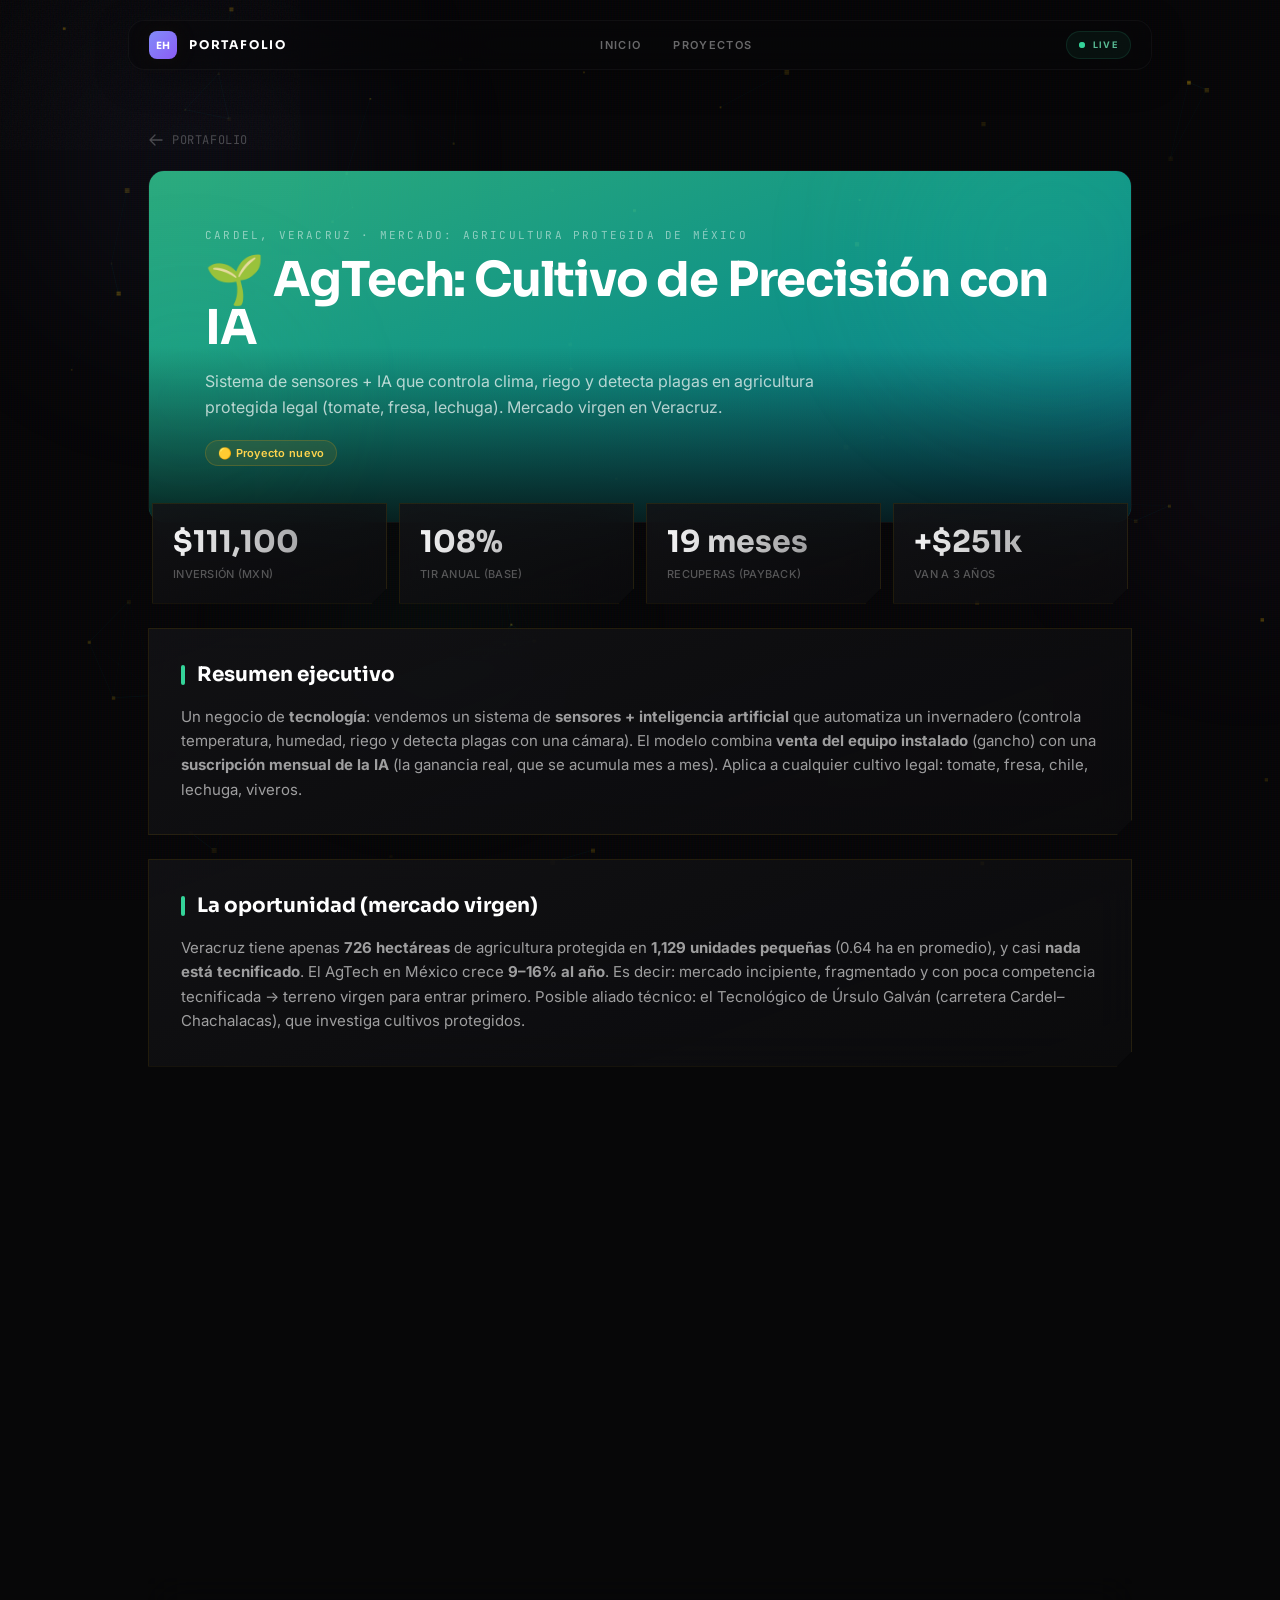
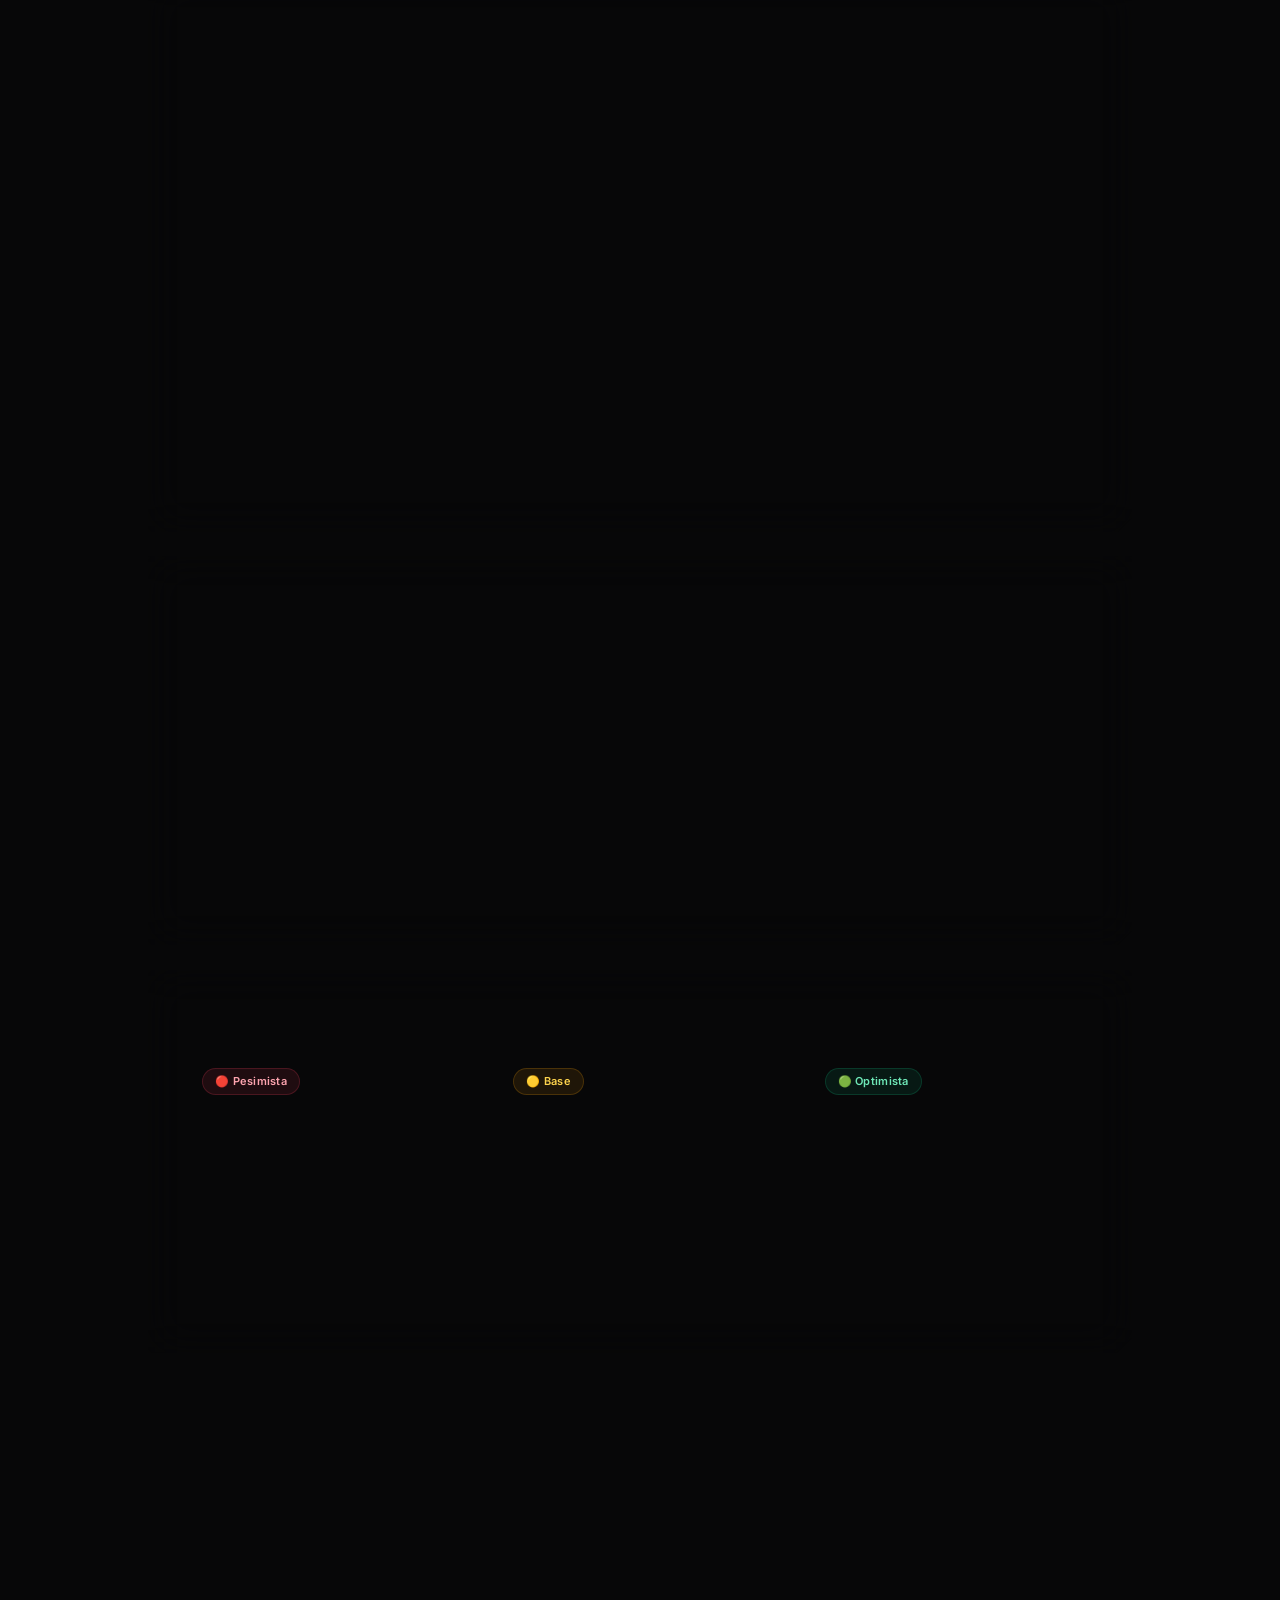
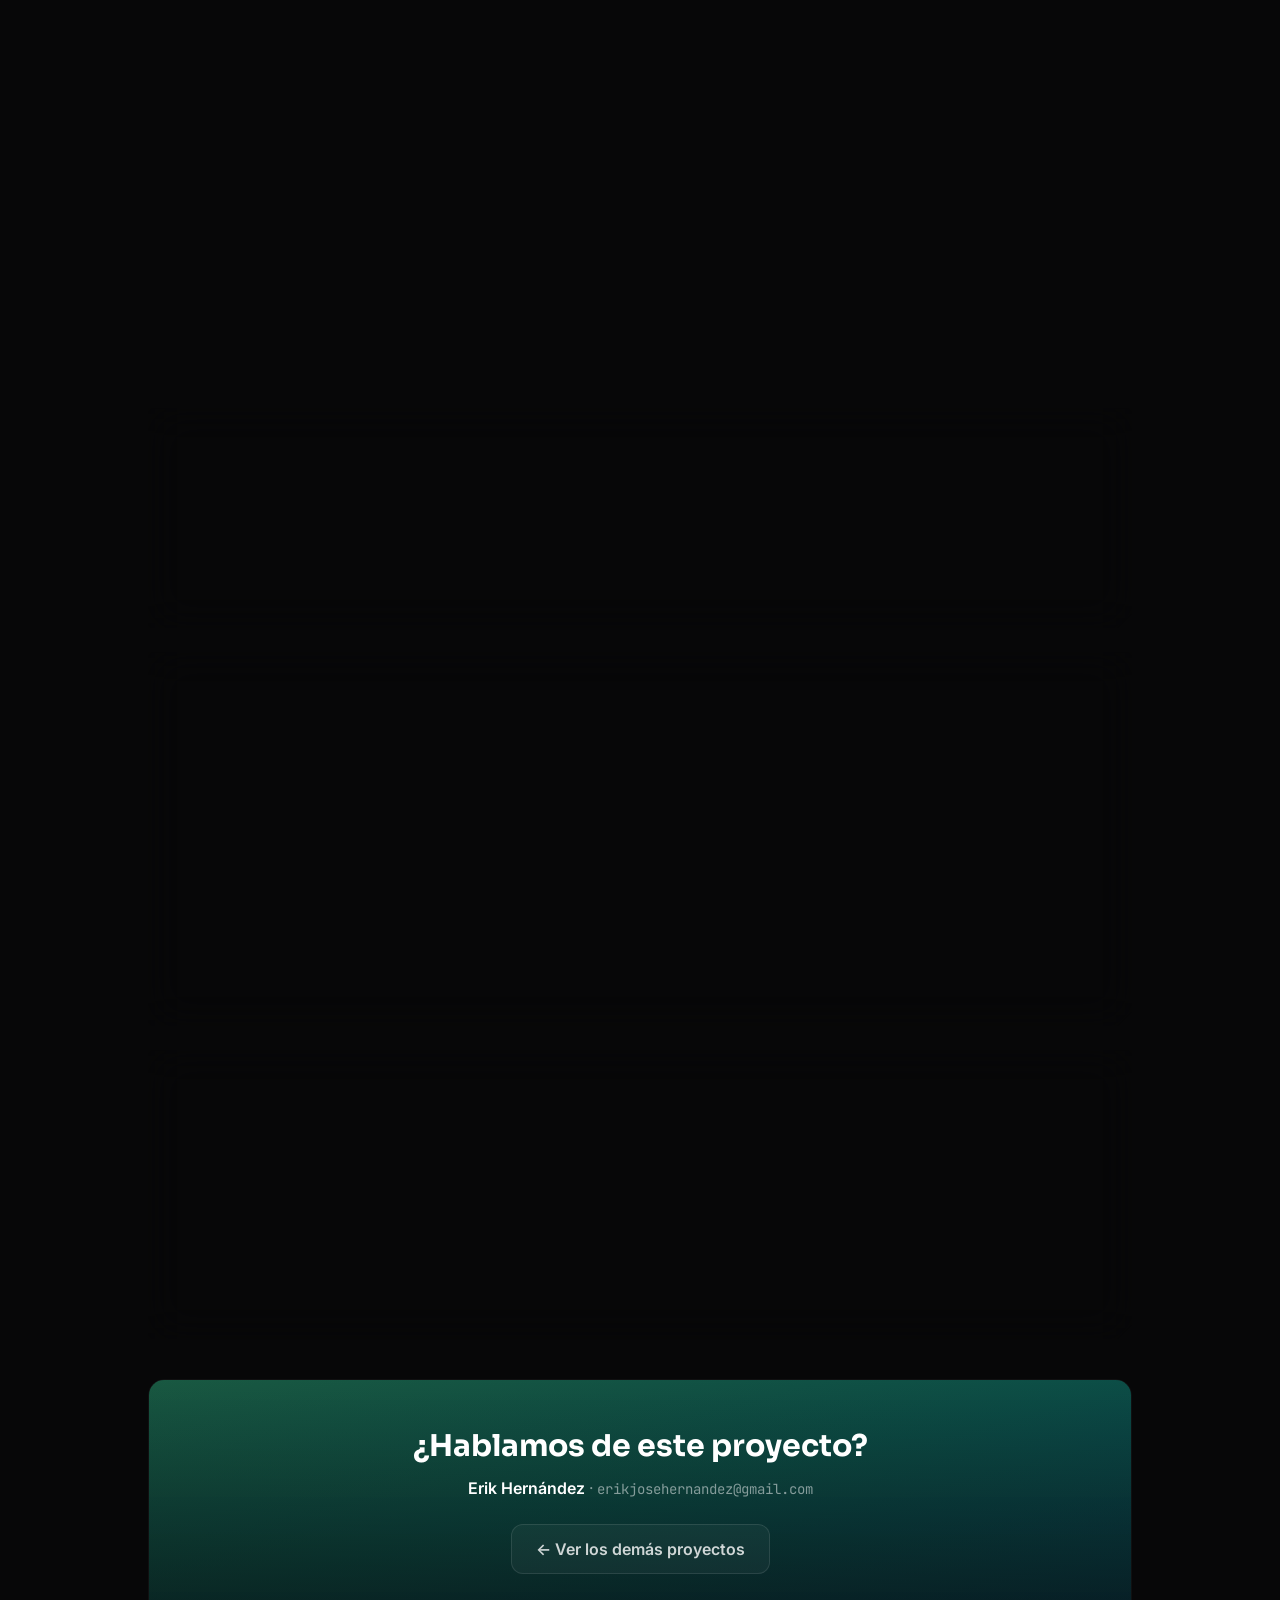
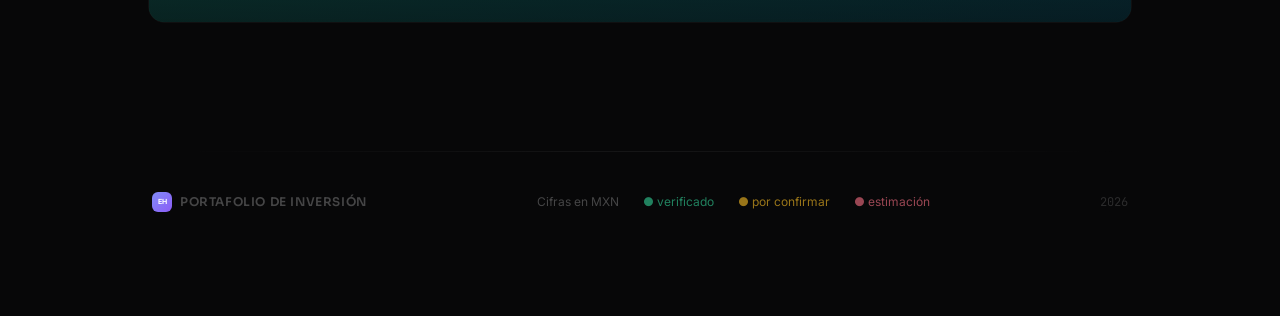
<file: html/agtech-cultivo-ia.html>
<!DOCTYPE html><html lang="es"><head>
<meta charset="UTF-8"><meta name="viewport" content="width=device-width, initial-scale=1.0">
<title>AgTech: Cultivo de Precisión con IA · Inversión</title><link rel="preconnect" href="https://fonts.googleapis.com"><link rel="preconnect" href="https://fonts.gstatic.com" crossorigin><link href="https://fonts.googleapis.com/css2?family=Inter:wght@300;400;500;600;700&family=Sora:wght@600;700;800&family=JetBrains+Mono:wght@400;500;600&display=swap" rel="stylesheet">
<link rel="stylesheet" href="../assets/tw.css">
<style>
  /* ═══ BASE ═══ */
  body {
    background-color: #070708;
    cursor: none;
    overflow-x: hidden;
  }

  /* ═══ PARTICLE CANVAS ═══ */
  #particle-canvas {
    position: fixed;
    inset: 0;
    z-index: 0;
    pointer-events: none;
  }

  /* ═══ FLOATING GRADIENT ORBS ═══ */
  .orb {
    position: fixed;
    border-radius: 50%;
    filter: blur(80px);
    pointer-events: none;
    z-index: 0;
    will-change: transform;
    transition: transform 0.3s ease-out;
  }
  .orb-1 {
    width: 500px; height: 500px;
    background: radial-gradient(circle, rgba(129,140,248,0.08), transparent 70%);
    top: -10%; left: -5%;
  }
  .orb-2 {
    width: 400px; height: 400px;
    background: radial-gradient(circle, rgba(192,132,252,0.06), transparent 70%);
    top: 30%; right: -10%;
  }
  .orb-3 {
    width: 350px; height: 350px;
    background: radial-gradient(circle, rgba(52,211,153,0.05), transparent 70%);
    bottom: 10%; left: 20%;
  }

  /* ═══ MOUSE GLOW ═══ */
  #mouse-glow {
    position: fixed;
    width: 400px; height: 400px;
    border-radius: 50%;
    background: radial-gradient(circle, rgba(129,140,248,0.04), transparent 60%);
    pointer-events: none;
    z-index: 0;
    transform: translate(-50%,-50%) translate3d(-999px,-999px,0);
    will-change: transform;
    transition: opacity 0.3s ease;
  }

  /* ═══ SCROLL PROGRESS BAR ═══ */
  #scroll-progress {
    position: fixed;
    top: 0; left: 0;
    height: 3px;
    background: linear-gradient(90deg, #eab308, #4ade80, #22d3ee);
    z-index: 9999;
    width: 0%;
    transition: width 0.05s linear;
    box-shadow: 0 0 15px rgba(234,179,8,0.8);
  }

  /* ═══ SCANLINES & HALFTONE ═══ */
  .grid-overlay {
    position: fixed;
    inset: 0;
    z-index: 0;
    pointer-events: none;
    background: 
      linear-gradient(rgba(18, 16, 16, 0) 50%, rgba(0, 0, 0, 0.25) 50%), 
      linear-gradient(90deg, rgba(255, 0, 0, 0.06), rgba(0, 255, 0, 0.02), rgba(0, 0, 255, 0.06));
    background-size: 100% 2px, 3px 100%;
    opacity: 0.8;
  }
  .halftone-overlay {
    position: fixed;
    inset: 0;
    z-index: 0;
    pointer-events: none;
    background-image: radial-gradient(circle, rgba(234,179,8,0.1) 1px, transparent 1.5px);
    background-size: 20px 20px;
    opacity: 0.3;
  }

  /* ═══ NOISE TEXTURE ═══ */
  .noise-overlay {
    position: fixed;
    inset: 0;
    z-index: 1;
    pointer-events: none;
    opacity: 0.03;
  }

  /* ═══ MECHA CROSSHAIR CURSOR ═══ */
  .custom-cursor {
    position: fixed;
    top: 0; left: 0;
    width: 40px; height: 40px;
    border: 1px solid rgba(234,179,8,0.4);
    pointer-events: none;
    z-index: 10000;
    transform: translate3d(-100px,-100px,0);
    transition: width 0.1s, height 0.1s, border-color 0.1s;
    will-change: transform;
    clip-path: polygon(0 20%, 20% 0, 80% 0, 100% 20%, 100% 80%, 80% 100%, 20% 100%, 0 80%);
  }
  .custom-cursor::before, .custom-cursor::after {
    content: '';
    position: absolute;
    background: rgba(234,179,8,0.6);
  }
  .custom-cursor::before { top: 50%; left: -10px; right: -10px; height: 1px; }
  .custom-cursor::after { left: 50%; top: -10px; bottom: -10px; width: 1px; }
  
  .cursor-dot {
    position: fixed;
    top: 0; left: 0;
    width: 4px; height: 4px;
    background: #eab308;
    pointer-events: none;
    z-index: 10001;
    transform: translate3d(-100px,-100px,0) rotate(45deg);
    will-change: transform;
    box-shadow: 0 0 10px #eab308;
  }
  @media (max-width: 768px) {
    .custom-cursor, .cursor-dot, #mouse-glow { display: none !important; }
    body { cursor: auto !important; }
    #particle-canvas { display: none; }
  }
  .custom-cursor.hover {
    width: 50px; height: 50px;
    border-color: #22d3ee;
  }
  .custom-cursor.hover::before, .custom-cursor.hover::after {
    background: #22d3ee;
  }

  /* ═══ CARD SPOTLIGHT + TILT ═══ */
  .spotlight-card {
    position: relative;
    overflow: hidden;
    transition: all 0.3s cubic-bezier(0.25, 0.46, 0.45, 0.94);
    transform-style: preserve-3d;
    perspective: 1000px;
    border-radius: 0; /* Sharp edges */
    clip-path: polygon(0 0, 100% 0, 100% calc(100% - 15px), calc(100% - 15px) 100%, 0 100%);
    border: 1px solid rgba(234,179,8,0.1);
  }
  .spotlight-card::before {
    content: '';
    position: absolute;
    inset: 0;
    background: radial-gradient(450px circle at var(--mx,-999px) var(--my,-999px),
      rgba(234,179,8,0.1), transparent 65%);
    z-index: 0;
    pointer-events: none;
    opacity: 0;
    transition: opacity 0.3s ease;
  }
  .spotlight-card:hover::before { opacity: 1; }
  .spotlight-card:hover {
    border-color: rgba(234,179,8,0.4) !important;
    box-shadow: inset 0 0 20px rgba(234,179,8,0.1);
  }

  /* ═══ SCROLL REVEAL ═══ */
  .reveal {
    opacity: 0;
    transform: translateY(35px);
    transition: opacity 0.9s cubic-bezier(0.16,1,0.3,1),
                transform 0.9s cubic-bezier(0.16,1,0.3,1);
  }
  .reveal.active {
    opacity: 1;
    transform: translateY(0);
  }

  /* ═══ PARALLAX ELEMENTS ═══ */
  [data-parallax] {
    will-change: transform;
    transition: transform 0.1s linear;
  }

  /* ═══ ANIMATED SHIMMER LINE ═══ */
  .shimmer-line {
    height: 1px;
    background: linear-gradient(90deg, transparent, rgba(129,140,248,0.3), transparent);
    background-size: 200% 100%;
    animation: shimmer 3s ease-in-out infinite;
  }

  @keyframes shimmer {
    0% { background-position: -200% 0; }
    100% { background-position: 200% 0; }
  }

  @keyframes aurora {
    0% { background-position: 0% 50%; }
    50% { background-position: 100% 50%; }
    100% { background-position: 0% 50%; }
  }

  /* ═══ STAGGER DELAYS ═══ */
  .delay-1 { transition-delay: 80ms; animation-delay: 80ms; }
  .delay-2 { transition-delay: 160ms; animation-delay: 160ms; }
  .delay-3 { transition-delay: 240ms; animation-delay: 240ms; }
  .delay-4 { transition-delay: 320ms; animation-delay: 320ms; }
  .delay-5 { transition-delay: 400ms; animation-delay: 400ms; }
  .delay-6 { transition-delay: 480ms; animation-delay: 480ms; }

  /* ═══ MAGNETIC HOVER ═══ */
  .magnetic {
    transition: transform 0.3s cubic-bezier(0.16,1,0.3,1);
  }

  /* ═══ PROJECT CARD ═══ */
  .project-card .card-gradient {
    transition: opacity 0.5s ease, transform 0.8s cubic-bezier(0.16,1,0.3,1);
  }
  .project-card:hover .card-gradient {
    opacity: 0.95;
    transform: scale(1.08);
  }

  /* ═══ GRADIENT BORDER ═══ */
  .gradient-border::after {
    content: '';
    position: absolute;
    inset: 0;
    border-radius: inherit;
    padding: 1px;
    background: linear-gradient(135deg, rgba(129,140,248,0.3), transparent 50%, rgba(192,132,252,0.2));
    -webkit-mask: linear-gradient(#fff 0 0) content-box, linear-gradient(#fff 0 0);
    -webkit-mask-composite: xor;
    mask-composite: exclude;
    pointer-events: none;
  }

  /* ═══ SCROLL INDICATOR PULSE ═══ */
  .scroll-indicator {
    animation: scrollBounce 2s ease-in-out infinite;
  }
  @keyframes scrollBounce {
    0%,100% { transform: translateY(0); opacity: 0.4; }
    50% { transform: translateY(8px); opacity: 0.8; }
  }

  .scroll-chips { scrollbar-width: none; }
  .scroll-chips::-webkit-scrollbar { display: none; }
</style>
</head><body class="min-h-screen antialiased pb-10">
  <!-- Scroll Progress -->
  <div id="scroll-progress"></div>
  <!-- Particle Canvas -->
  <canvas id="particle-canvas"></canvas>
  <!-- Floating Gradient Orbs -->
  <div class="orb orb-1" id="orb1"></div>
  <div class="orb orb-2" id="orb2"></div>
  <div class="orb orb-3" id="orb3"></div>
  <!-- Mouse Glow -->
  <div id="mouse-glow"></div>
  <!-- Grid overlay -->
  <div class="grid-overlay" id="grid-ov"></div>
  <!-- Noise texture -->
  <svg class="noise-overlay" xmlns="http://www.w3.org/2000/svg">
    <filter id="noise"><feTurbulence type="fractalNoise" baseFrequency="0.75" numOctaves="4" stitchTiles="stitch"/></filter>
    <rect width="100%" height="100%" filter="url(#noise)"/>
  </svg>
  <!-- Cursors -->
  <div id="cursor-ring" class="custom-cursor"></div>
  <div id="cursor-dot" class="cursor-dot"></div>

  <div class="relative z-10">
  <header class="fixed top-0 left-0 right-0 z-50 px-4 pt-5">
  <nav class="nav-bar max-w-5xl mx-auto backdrop-blur-xl bg-surface-0/50 border border-white/[0.04] rounded-2xl py-2.5 px-5 flex items-center justify-between transition-all duration-500" style="box-shadow:0 8px 40px -12px rgba(0,0,0,.5)">
    <div class="flex items-center gap-3">
      <div class="relative w-7 h-7 rounded-lg bg-gradient-to-br from-indigo-400 to-violet-500 flex items-center justify-center shadow-glow-sm magnetic">
        <span class="font-display font-bold text-white text-[10px]">EH</span>
      </div>
      <a href="../index.html" class="font-display font-bold text-white text-xs tracking-[.15em] uppercase hover:text-accent-bright transition-colors duration-300 magnetic interactive">Portafolio</a>
    </div>
    <div class="hidden md:flex items-center gap-8 text-[11px] font-semibold tracking-[.12em] uppercase text-white/40">
      <a href="../index.html" class="hover:text-white transition-colors duration-300 relative group magnetic interactive">
        Inicio
        <span class="absolute -bottom-1 left-0 w-0 h-px bg-accent group-hover:w-full transition-all duration-300"></span>
      </a>
      <a href="../index.html#oportunidades" class="hover:text-white transition-colors duration-300 relative group magnetic interactive">
        Proyectos
        <span class="absolute -bottom-1 left-0 w-0 h-px bg-accent group-hover:w-full transition-all duration-300"></span>
      </a>
    </div>
    <div class="flex items-center gap-2 rounded-full py-1.5 px-3 magnetic interactive" style="background:rgba(52,211,153,0.06);border:1px solid rgba(52,211,153,0.12)">
      <span class="relative flex h-1.5 w-1.5">
        <span class="animate-ping absolute inline-flex h-full w-full rounded-full bg-emerald-400 opacity-60"></span>
        <span class="relative inline-flex rounded-full h-1.5 w-1.5 bg-emerald-400"></span>
      </span>
      <span class="text-[9px] uppercase tracking-[.15em] font-bold text-emerald-300/80">Live</span>
    </div>
  </nav>
</header>
<main class="max-w-5xl mx-auto px-5 pb-16 pt-28">
<a href="../index.html" class="inline-flex items-center gap-2 mt-5 text-sm text-white/25 hover:text-white/60 transition-colors duration-300 group"><svg class="w-4 h-4 group-hover:-translate-x-0.5 transition-transform" xmlns="http://www.w3.org/2000/svg" fill="none" viewBox="0 0 24 24" stroke-width="2" stroke="currentColor"><path stroke-linecap="round" stroke-linejoin="round" d="M10.5 19.5L3 12m0 0l7.5-7.5M3 12h18"/></svg><span class="font-mono text-xs tracking-wider uppercase">Portafolio</span></a>
<section class="relative overflow-hidden rounded-2xl mt-4 reveal" style="border:1px solid rgba(255,255,255,0.04)">
  <!-- Gradient background -->
  <div class="absolute inset-0 bg-gradient-to-br from-emerald-400 via-teal-500 to-cyan-600 opacity-80"></div>
  <div class="absolute inset-0 bg-gradient-to-t from-surface-0/80 via-transparent to-transparent"></div>
  <!-- Ambient glow -->
  <div class="absolute -right-20 -top-20 w-80 h-80 rounded-full blur-3xl animate-floaty" style="background:rgba(52,211,153,.12)"></div>
  <div class="absolute -left-20 bottom-0 w-60 h-60 rounded-full blur-3xl opacity-50" style="background:rgba(52,211,153,.12)"></div>
  <!-- Content -->
  <div class="relative p-8 md:p-14">
    <p class="font-mono text-[11px] tracking-[.2em] uppercase text-white/50">Cardel, Veracruz · mercado: agricultura protegida de México</p>
    <h1 class="text-3xl md:text-5xl font-display font-bold text-white mt-3 leading-[1.1] tracking-tight">🌱 AgTech: Cultivo de Precisión con IA</h1>
    <p class="text-white/70 text-base mt-4 max-w-2xl leading-relaxed">Sistema de sensores + IA que controla clima, riego y detecta plagas en agricultura protegida legal (tomate, fresa, lechuga). Mercado virgen en Veracruz.</p>
    <div class="mt-5 flex flex-wrap gap-2"><span class="badge b-yellow">🟡 Proyecto nuevo</span></div>
  </div>
</section>
<div class="-mt-5 relative z-10 px-1"><div class="grid grid-cols-2 md:grid-cols-4 gap-3"><div class="spotlight-card card px-5 py-5 reveal delay-1">
  <div class="relative z-10">
    <div class="text-2xl md:text-3xl font-display font-bold grad-text">$111,100</div>
    <div class="text-[11px] text-white/30 mt-1.5 font-medium tracking-wide uppercase">Inversión (MXN)</div>
  </div>
</div><div class="spotlight-card card px-5 py-5 reveal delay-2">
  <div class="relative z-10">
    <div class="text-2xl md:text-3xl font-display font-bold grad-text">108%</div>
    <div class="text-[11px] text-white/30 mt-1.5 font-medium tracking-wide uppercase">TIR anual (base)</div>
  </div>
</div><div class="spotlight-card card px-5 py-5 reveal delay-3">
  <div class="relative z-10">
    <div class="text-2xl md:text-3xl font-display font-bold grad-text">19 meses</div>
    <div class="text-[11px] text-white/30 mt-1.5 font-medium tracking-wide uppercase">Recuperas (payback)</div>
  </div>
</div><div class="spotlight-card card px-5 py-5 reveal delay-4">
  <div class="relative z-10">
    <div class="text-2xl md:text-3xl font-display font-bold grad-text">+$251k</div>
    <div class="text-[11px] text-white/30 mt-1.5 font-medium tracking-wide uppercase">VAN a 3 años</div>
  </div>
</div></div></div>
<section class="spotlight-card card p-6 md:p-8 mt-6 reveal">
  <div class="relative z-10">
    <h2 class="text-lg md:text-xl font-display font-bold flex items-center gap-3">
      <span class="inline-block w-1 h-5 rounded-full" style="background:#34d399"></span>Resumen ejecutivo
    </h2>
    <div class="mt-4 text-white/60 leading-relaxed text-[15px]"><p>Un negocio de <b>tecnología</b>: vendemos un sistema de <b>sensores + inteligencia artificial</b> que automatiza un invernadero (controla temperatura, humedad, riego y detecta plagas con una cámara). El modelo combina <b>venta del equipo instalado</b> (gancho) con una <b>suscripción mensual de la IA</b> (la ganancia real, que se acumula mes a mes). Aplica a cualquier cultivo legal: tomate, fresa, chile, lechuga, viveros.</p></div>
  </div>
</section>


<section class="spotlight-card card p-6 md:p-8 mt-6 reveal">
  <div class="relative z-10">
    <h2 class="text-lg md:text-xl font-display font-bold flex items-center gap-3">
      <span class="inline-block w-1 h-5 rounded-full" style="background:#34d399"></span>La oportunidad (mercado virgen)
    </h2>
    <div class="mt-4 text-white/60 leading-relaxed text-[15px]"><p>Veracruz tiene apenas <b>726 hectáreas</b> de agricultura protegida en <b>1,129 unidades pequeñas</b> (0.64 ha en promedio), y casi <b>nada está tecnificado</b>. El AgTech en México crece <b>9–16% al año</b>. Es decir: mercado incipiente, fragmentado y con poca competencia tecnificada → terreno virgen para entrar primero. Posible aliado técnico: el Tecnológico de Úrsulo Galván (carretera Cardel–Chachalacas), que investiga cultivos protegidos.</p></div>
  </div>
</section>
<section class="spotlight-card card p-6 md:p-8 mt-6 reveal">
  <div class="relative z-10">
    <h2 class="text-lg md:text-xl font-display font-bold flex items-center gap-3">
      <span class="inline-block w-1 h-5 rounded-full" style="background:#34d399"></span>Cómo gana dinero
    </h2>
    <div class="mt-4 text-white/60 leading-relaxed text-[15px]"><ul><li>Equipo instalado: <b>~$20,000–$45,000</b> por sistema (🔴 estimación, cotizar) — vendido casi a costo, es el gancho.</li><li>Suscripción de IA: <b>~$500–$1,500/mes</b> por cliente — margen alto (65–75%) e <b>ingreso recurrente</b> que crece con cada cliente nuevo.</li></ul><p>El patrón ganador de las AgTech de Latinoamérica no es vender fierros, sino la <b>suscripción</b>. Costos de operación casi $0 (nube gratis Oracle Always Free + software libre).</p></div>
  </div>
</section>
<section class="spotlight-card card p-6 md:p-8 mt-6 reveal">
  <div class="relative z-10">
    <h2 class="text-lg md:text-xl font-display font-bold flex items-center gap-3">
      <span class="inline-block w-1 h-5 rounded-full" style="background:#34d399"></span>⚖️ Nota legal importante (cannabis)
    </h2>
    <div class="mt-4 text-white/60 leading-relaxed text-[15px]"><div class='alerta'>El sistema se demuestra y se vende para <b>cultivos legales sin estigma</b> (tomate, fresa, chile, lechuga). El <b>cannabis NO se usa como demostración comercial</b>: tu permiso COFEPRIS es solo para <b>autoconsumo personal</b>, y usarlo como argumento de negocio lo excede legalmente y puede hacer que <b>bancos e inversionistas rechacen todo el proyecto</b>. El cannabis queda estrictamente como autoconsumo personal tuyo, nunca en el pitch.</div></div>
  </div>
</section>
<section class="spotlight-card card p-6 md:p-8 mt-6 reveal">
  <div class="relative z-10">
    <h2 class="text-lg md:text-xl font-display font-bold flex items-center gap-3">
      <span class="inline-block w-1 h-5 rounded-full" style="background:#34d399"></span>Flujo de caja acumulado
    </h2>
    <p class="text-white/30 text-sm mt-2">Dinero neto acumulado mes a mes. Donde la línea cruza el cero, se recuperó la inversión.</p>
    <div class="mt-4 overflow-x-auto"><svg viewBox="0 0 860 360" class="w-full h-auto" role="img" aria-label="Flujo de caja acumulado"><defs><linearGradient id="ga" x1="0" y1="0" x2="0" y2="1"><stop offset="0%" stop-color="#34d399" stop-opacity=".2"/><stop offset="100%" stop-color="#34d399" stop-opacity="0"/></linearGradient></defs><line x1="80" y1="314.0" x2="834" y2="314.0" stroke="rgba(255,255,255,.04)"/><text x="70" y="318.0" font-size="11" font-family="JetBrains Mono,monospace" fill="rgba(255,255,255,.2)" text-anchor="end">$-391k</text><line x1="80" y1="241.5" x2="834" y2="241.5" stroke="rgba(255,255,255,.04)"/><text x="70" y="245.5" font-size="11" font-family="JetBrains Mono,monospace" fill="rgba(255,255,255,.2)" text-anchor="end">$71k</text><line x1="80" y1="169.0" x2="834" y2="169.0" stroke="rgba(255,255,255,.04)"/><text x="70" y="173.0" font-size="11" font-family="JetBrains Mono,monospace" fill="rgba(255,255,255,.2)" text-anchor="end">$534k</text><line x1="80" y1="96.5" x2="834" y2="96.5" stroke="rgba(255,255,255,.04)"/><text x="70" y="100.5" font-size="11" font-family="JetBrains Mono,monospace" fill="rgba(255,255,255,.2)" text-anchor="end">$996k</text><line x1="80" y1="24.0" x2="834" y2="24.0" stroke="rgba(255,255,255,.04)"/><text x="70" y="28.0" font-size="11" font-family="JetBrains Mono,monospace" fill="rgba(255,255,255,.2)" text-anchor="end">$1.5M</text><line x1="80" y1="252.6" x2="834" y2="252.6" stroke="rgba(255,255,255,.15)" stroke-dasharray="4 3"/><text x="80.0" y="346" font-size="11" font-family="JetBrains Mono,monospace" fill="rgba(255,255,255,.2)" text-anchor="middle">m0</text><text x="205.7" y="346" font-size="11" font-family="JetBrains Mono,monospace" fill="rgba(255,255,255,.2)" text-anchor="middle">m6</text><text x="331.3" y="346" font-size="11" font-family="JetBrains Mono,monospace" fill="rgba(255,255,255,.2)" text-anchor="middle">m12</text><text x="457.0" y="346" font-size="11" font-family="JetBrains Mono,monospace" fill="rgba(255,255,255,.2)" text-anchor="middle">m18</text><text x="582.7" y="346" font-size="11" font-family="JetBrains Mono,monospace" fill="rgba(255,255,255,.2)" text-anchor="middle">m24</text><text x="708.3" y="346" font-size="11" font-family="JetBrains Mono,monospace" fill="rgba(255,255,255,.2)" text-anchor="middle">m30</text><text x="834.0" y="346" font-size="11" font-family="JetBrains Mono,monospace" fill="rgba(255,255,255,.2)" text-anchor="middle">m36</text><path d="M80.0,252.6 L80.0,270.1 L100.9,272.3 L121.9,274.0 L142.8,275.1 L163.8,275.9 L184.7,276.2 L205.7,276.1 L226.6,275.6 L247.6,274.8 L268.5,273.8 L289.4,272.4 L310.4,270.8 L331.3,268.9 L352.3,266.8 L373.2,264.5 L394.2,262.1 L415.1,259.5 L436.1,256.7 L457.0,253.7 L477.9,250.7 L498.9,247.5 L519.8,244.2 L540.8,240.8 L561.7,237.3 L582.7,233.7 L603.6,230.0 L624.6,226.3 L645.5,222.5 L666.4,218.6 L687.4,214.7 L708.3,210.7 L729.3,206.7 L750.2,202.6 L771.2,198.5 L792.1,194.4 L813.1,190.2 L834.0,186.0 L834.0,252.6 Z" fill="url(#ga)"/><polyline points="80.0,270.1 100.9,272.7 121.9,275.1 142.8,277.3 163.8,279.3 184.7,281.2 205.7,282.9 226.6,284.4 247.6,285.8 268.5,287.1 289.4,288.2 310.4,289.3 331.3,290.2 352.3,290.9 373.2,291.6 394.2,292.2 415.1,292.7 436.1,293.1 457.0,293.4 477.9,293.7 498.9,293.9 519.8,294.0 540.8,294.0 561.7,294.0 582.7,293.9 603.6,293.7 624.6,293.5 645.5,293.3 666.4,293.0 687.4,292.7 708.3,292.3 729.3,291.9 750.2,291.4 771.2,290.9 792.1,290.4 813.1,289.8 834.0,289.2" fill="none" stroke="#fb7185" stroke-width="1.5" stroke-linejoin="round" stroke-linecap="round" stroke-dasharray="6 3"/><polyline points="80.0,270.1 100.9,271.6 121.9,272.1 142.8,271.5 163.8,270.1 184.7,267.9 205.7,264.9 226.6,261.4 247.6,257.2 268.5,252.5 289.4,247.4 310.4,241.9 331.3,236.0 352.3,229.7 373.2,223.2 394.2,216.4 415.1,209.4 436.1,202.1 457.0,194.7 477.9,187.1 498.9,179.4 519.8,171.5 540.8,163.5 561.7,155.4 582.7,147.2 603.6,138.9 624.6,130.5 645.5,122.1 666.4,113.6 687.4,105.0 708.3,96.4 729.3,87.8 750.2,79.1 771.2,70.4 792.1,61.6 813.1,52.8 834.0,44.0" fill="none" stroke="#34d399" stroke-width="1.5" stroke-linejoin="round" stroke-linecap="round" stroke-dasharray="6 3"/><polyline points="80.0,270.1 100.9,272.3 121.9,274.0 142.8,275.1 163.8,275.9 184.7,276.2 205.7,276.1 226.6,275.6 247.6,274.8 268.5,273.8 289.4,272.4 310.4,270.8 331.3,268.9 352.3,266.8 373.2,264.5 394.2,262.1 415.1,259.5 436.1,256.7 457.0,253.7 477.9,250.7 498.9,247.5 519.8,244.2 540.8,240.8 561.7,237.3 582.7,233.7 603.6,230.0 624.6,226.3 645.5,222.5 666.4,218.6 687.4,214.7 708.3,210.7 729.3,206.7 750.2,202.6 771.2,198.5 792.1,194.4 813.1,190.2 834.0,186.0" fill="none" stroke="#34d399" stroke-width="2.5" stroke-linejoin="round" stroke-linecap="round"/></svg></div>
    <div class="flex gap-6 text-xs text-white/30 mt-4 flex-wrap font-mono">
      <span><i class="inline-block w-4 h-px align-middle mr-1.5" style="background:#fb7185"></i>pesimista</span>
      <span><i class="inline-block w-4 h-0.5 align-middle mr-1.5" style="background:#34d399"></i>base</span>
      <span><i class="inline-block w-4 h-px align-middle mr-1.5" style="background:#34d399"></i>optimista</span>
    </div>
  </div>
</section><section class="spotlight-card card p-6 md:p-8 mt-6 reveal">
  <div class="relative z-10">
    <h2 class="text-lg md:text-xl font-display font-bold flex items-center gap-3">
      <span class="inline-block w-1 h-5 rounded-full" style="background:#34d399"></span>VAN por escenario
    </h2>
    <div class="flex flex-col lg:flex-row gap-6 items-center mt-4"><div class="lg:w-1/2 overflow-x-auto"><svg viewBox="0 0 480 300" class="w-full h-auto" role="img" aria-label="VAN por escenario"><line x1="56" y1="207.6" x2="464" y2="207.6" stroke="rgba(255,255,255,.1)"/><rect x="93.4" y="207.6" width="61.2" height="44.4" rx="8" fill="#fb7185" opacity=".8"/><text x="124.0" y="270.0" font-size="12" font-weight="700" font-family="JetBrains Mono,monospace" fill="#fb7185" text-anchor="middle">$-230k</text><text x="124.0" y="286" font-size="11" font-family="Inter,sans-serif" fill="rgba(255,255,255,.3)" text-anchor="middle">pesimista</text><rect x="229.4" y="159.1" width="61.2" height="48.5" rx="8" fill="#34d399" opacity=".8"/><text x="260.0" y="149.1" font-size="12" font-weight="700" font-family="JetBrains Mono,monospace" fill="#34d399" text-anchor="middle">$251k</text><text x="260.0" y="286" font-size="11" font-family="Inter,sans-serif" fill="rgba(255,255,255,.3)" text-anchor="middle">base</text><rect x="365.4" y="30.0" width="61.2" height="177.6" rx="8" fill="#34d399" opacity=".8"/><text x="396.0" y="20.0" font-size="12" font-weight="700" font-family="JetBrains Mono,monospace" fill="#34d399" text-anchor="middle">$918k</text><text x="396.0" y="286" font-size="11" font-family="Inter,sans-serif" fill="rgba(255,255,255,.3)" text-anchor="middle">optimista</text></svg></div><div class="lg:w-1/2 text-white/50 text-sm leading-relaxed"><p>En el caso <span class='text-white font-semibold'>base</span> recuperas en el <span class='text-white font-semibold'>mes 19</span> con TIR 108%. El pesimista pierde (depende de conseguir clientes). El optimista despega (TIR 457%).</p></div></div>
  </div>
</section>
<section class="spotlight-card card p-6 md:p-8 mt-6 reveal">
  <div class="relative z-10">
    <h2 class="text-lg md:text-xl font-display font-bold flex items-center gap-3">
      <span class="inline-block w-1 h-5 rounded-full" style="background:#34d399"></span>Retorno por escenario
    </h2>
    <div class="mt-4 text-white/60 leading-relaxed text-[15px]"><div class="grid sm:grid-cols-3 gap-4"><div class="spotlight-card card p-5">
  <div class="relative z-10">
    <span class="badge b-red">🔴 Pesimista</span>
    <div class="text-2xl font-display font-bold text-white mt-3">$-229,782</div>
    <div class="mt-3 space-y-2 text-sm">
      <div class="flex justify-between items-center"><span class="text-white/30">TIR</span><span class="font-mono font-semibold text-white/70">-62%</span></div>
      <div class="h-px bg-white/[0.03]"></div>
      <div class="flex justify-between items-center"><span class="text-white/30">Recuperas</span><span class="font-mono font-semibold text-white/70">No se recupera</span></div>
    </div>
  </div>
</div><div class="spotlight-card card p-5">
  <div class="relative z-10">
    <span class="badge b-yellow">🟡 Base</span>
    <div class="text-2xl font-display font-bold text-white mt-3">$250,641</div>
    <div class="mt-3 space-y-2 text-sm">
      <div class="flex justify-between items-center"><span class="text-white/30">TIR</span><span class="font-mono font-semibold text-white/70">108%</span></div>
      <div class="h-px bg-white/[0.03]"></div>
      <div class="flex justify-between items-center"><span class="text-white/30">Recuperas</span><span class="font-mono font-semibold text-white/70">mes 19</span></div>
    </div>
  </div>
</div><div class="spotlight-card card p-5">
  <div class="relative z-10">
    <span class="badge b-green">🟢 Optimista</span>
    <div class="text-2xl font-display font-bold text-white mt-3">$918,379</div>
    <div class="mt-3 space-y-2 text-sm">
      <div class="flex justify-between items-center"><span class="text-white/30">TIR</span><span class="font-mono font-semibold text-white/70">457%</span></div>
      <div class="h-px bg-white/[0.03]"></div>
      <div class="flex justify-between items-center"><span class="text-white/30">Recuperas</span><span class="font-mono font-semibold text-white/70">mes 9</span></div>
    </div>
  </div>
</div></div><div class="mt-4 text-sm text-white/40 rounded-xl p-4" style="background:rgba(255,255,255,0.015);border:1px solid rgba(255,255,255,0.04)">🟡 El precio de venta del equipo y de la suscripción son <b>estimaciones</b> (el B2B mexicano no publica precios): hay que cotizar 2–3 reales antes de fijarlos. El negocio depende de conseguir clientes que paguen suscripción (ingreso recurrente).</div></div>
  </div>
</section>
<section class="spotlight-card card p-6 md:p-8 mt-6 reveal">
  <div class="relative z-10">
    <h2 class="text-lg md:text-xl font-display font-bold flex items-center gap-3">
      <span class="inline-block w-1 h-5 rounded-full" style="background:#34d399"></span>Las cuentas en detalle
    </h2>
    <div class="mt-4 text-white/60 leading-relaxed text-[15px]"><div class="grid md:grid-cols-2 gap-6">
  <div><h3 class="font-display font-semibold text-white text-sm mb-3">Inversión (CAPEX)</h3><div class="rounded-xl overflow-hidden border border-white/[0.04]"><table class="ptable"><tr><th>Concepto</th><th class="num">Monto (MXN)</th></tr><tr><td>Equipo de taller de electrónica + herramienta</td><td class="num text-white/60">$8,000</td></tr><tr><td>Sistema demostrador completo (para clientes)</td><td class="num text-white/60">$14,000</td></tr><tr><td>Inventario de componentes (stock inicial)</td><td class="num text-white/60">$25,000</td></tr><tr><td>Desarrollo de software/IA + web + dominio</td><td class="num text-white/60">$12,000</td></tr><tr><td>Alta legal (S.A.S.) + marketing de lanzamiento</td><td class="num text-white/60">$12,000</td></tr><tr><td>Capital de trabajo</td><td class="num text-white/60">$30,000</td></tr><tr><td>Reserva de imprevistos (10%)</td><td class="num text-white/60">$10,100</td></tr><tr style="background:rgba(255,255,255,0.02)"><td class="font-bold text-white">Inversión total</td><td class="num font-bold text-white font-display">$111,100</td></tr></table></div></div>
  <div><h3 class="font-display font-semibold text-white text-sm mb-3">Gastos mensuales (OPEX)</h3><div class="rounded-xl overflow-hidden border border-white/[0.04]"><table class="ptable"><tr><th>Concepto</th><th class="num">Monto (MXN)</th></tr><tr><td>Retiro del fundador (técnico/desarrollador)</td><td class="num text-white/60">$12,000</td></tr><tr><td>Conectividad IoT + nube + dominio</td><td class="num text-white/60">$1,000</td></tr><tr><td>Gasolina y visitas a clientes</td><td class="num text-white/60">$2,000</td></tr><tr><td>Contador</td><td class="num text-white/60">$800</td></tr><tr><td>Marketing + herramientas de software</td><td class="num text-white/60">$1,500</td></tr><tr><td>Misceláneos / taller</td><td class="num text-white/60">$700</td></tr><tr style="background:rgba(255,255,255,0.02)"><td class="font-bold text-white">OPEX / mes</td><td class="num font-bold text-white font-display">$18,000</td></tr></table></div><div class="mt-4 rounded-xl p-4 text-sm" style="background:rgba(52,211,153,0.04);border:1px solid rgba(52,211,153,0.08)"><span class="text-emerald-400">⚖️</span> <span class="text-white/60">Punto de equilibrio: <span class="text-white font-semibold">$28,571</span> de venta al mes.</span></div></div>
</div></div>
  </div>
</section>
<section class="spotlight-card card p-6 md:p-8 mt-6 reveal">
  <div class="relative z-10">
    <h2 class="text-lg md:text-xl font-display font-bold flex items-center gap-3">
      <span class="inline-block w-1 h-5 rounded-full" style="background:#34d399"></span>¿Cómo entra el socio?
    </h2>
    <div class="mt-4 text-white/60 leading-relaxed text-[15px]"><div class="grid md:grid-cols-2 gap-4">
  <div class="rounded-xl p-5" style="background:rgba(255,255,255,0.015);border:1px solid rgba(255,255,255,0.04)">
    <div class="font-display font-semibold text-white text-sm">💵 Préstamo</div>
    <p class="text-white/40 text-sm mt-2">Préstamo de $111,100 al 22% anual a 30 meses ≈ $4,849/mes.</p>
  </div>
  <div class="rounded-xl p-5" style="background:rgba(255,255,255,0.015);border:1px solid rgba(255,255,255,0.04)">
    <div class="font-display font-semibold text-white text-sm">📊 Socio</div>
    <p class="text-white/40 text-sm mt-2">Socio capitalista por ~40% de participación.</p>
  </div>
</div></div>
  </div>
</section>
<section class="spotlight-card card p-6 md:p-8 mt-6 reveal">
  <div class="relative z-10">
    <h2 class="text-lg md:text-xl font-display font-bold flex items-center gap-3">
      <span class="inline-block w-1 h-5 rounded-full" style="background:#34d399"></span>Riesgos (y cómo los cuidamos)
    </h2>
    <div class="mt-4 text-white/60 leading-relaxed text-[15px]"><ul class="rlist"><li class="text-sm text-white/50">🔴 <b>Precio por validar:</b> cotizar 2–3 precios reales de equipo y suscripción antes de comprometer cifras.</li><li class="text-sm text-white/50">🔴 <b>Poder adquisitivo del agricultor chico:</b> apuntar a mediano productor y cooperativas; ofrecer suscripción/leasing en vez de pago grande.</li><li class="text-sm text-white/50">🔴 <b>Gigantes (Priva, Ridder):</b> no competir de frente; atender el nicho pequeño-mediano que ellos ignoran.</li><li class="text-sm text-white/50">🔴 <b>Técnico:</b> sensores se corroen y se descalibran; si una falla daña la cosecha del cliente hay responsabilidad → fail-safe, contrato con tope de responsabilidad y seguro.</li><li class="text-sm text-white/50">🟡 <b>Todo depende del fundador (bus factor 1):</b> documentar a disco y no prometer soporte 24/7 en solitario.</li></ul></div>
  </div>
</section>
<section class="spotlight-card card p-6 md:p-8 mt-6 reveal">
  <div class="relative z-10">
    <h2 class="text-lg md:text-xl font-display font-bold flex items-center gap-3">
      <span class="inline-block w-1 h-5 rounded-full" style="background:#34d399"></span>Por qué este proyecto
    </h2>
    <div class="mt-4 text-white/60 leading-relaxed text-[15px]"><ul class="rlist"><li class="text-sm text-white/50">Mercado virgen en Veracruz con crecimiento de dos dígitos anual.</li><li class="text-sm text-white/50">Ingreso recurrente (suscripción) que crece con cada cliente.</li><li class="text-sm text-white/50">Costos de operación casi $0 (nube gratis + software libre).</li><li class="text-sm text-white/50">La tecnología sirve para cualquier cultivo legal → escalable.</li></ul></div>
  </div>
</section>
<section class="relative overflow-hidden rounded-2xl mt-10 p-8 md:p-12 text-center reveal" style="border:1px solid rgba(255,255,255,0.04)">
  <div class="absolute inset-0 bg-gradient-to-br from-emerald-400 via-teal-500 to-cyan-600 opacity-40"></div>
  <div class="absolute inset-0" style="background:linear-gradient(to top, rgba(7,7,8,0.6), transparent)"></div>
  <div class="relative">
    <h2 class="text-2xl md:text-3xl font-display font-bold text-white">¿Hablamos de este proyecto?</h2>
    <p class="text-white/50 mt-3"><span class="text-white font-semibold">Erik Hernández</span> · <span class="font-mono text-sm">erikjosehernandez@gmail.com</span></p>
    <a href="../index.html" class="btn-ghost mt-6 inline-flex">← Ver los demás proyectos</a>
  </div>
</section>
</main>
<footer class="max-w-5xl mx-auto px-6 py-16">
  <div class="section-divider mb-10"></div>
  <div class="flex flex-col md:flex-row justify-between items-center gap-4 text-xs text-white/25">
    <div class="flex items-center gap-2">
      <div class="w-5 h-5 rounded-md bg-gradient-to-br from-indigo-400 to-violet-500 flex items-center justify-center">
        <span class="font-bold text-white text-[7px]">EH</span>
      </div>
      <span class="font-display font-semibold tracking-wider uppercase">Portafolio de Inversión</span>
    </div>
    <div class="flex items-center gap-6">
      <span>Cifras en MXN</span>
      <span class="text-emerald-400/60">● verificado</span>
      <span class="text-amber-400/60">● por confirmar</span>
      <span class="text-rose-400/60">● estimación</span>
    </div>
    <span class="font-mono text-white/15">2026</span>
  </div>
</footer>
  </div>

  <script>
  (function() {
    'use strict';
    const isMobile = window.innerWidth < 769;
    let mouseX = -999, mouseY = -999, scrollY = 0, scrollPct = 0;
    const ease = 0.12;

    // ═══════════════════════════════════════════
    // 1. PARTICLE CONSTELLATION (Canvas)
    // ═══════════════════════════════════════════
    if (!isMobile) {
      const cvs = document.getElementById('particle-canvas');
      const ctx = cvs.getContext('2d');
      let W, H;
      function resize() { W = cvs.width = window.innerWidth; H = cvs.height = window.innerHeight; }
      resize();
      window.addEventListener('resize', resize);

      const COUNT = 80;
      const LINK_DIST = 140;
      const MOUSE_RADIUS = 200;
      const particles = [];

      for (let i = 0; i < COUNT; i++) {
        particles.push({
          x: Math.random() * W,
          y: Math.random() * H,
          vx: (Math.random() - 0.5) * 0.3,
          vy: (Math.random() - 0.5) * 0.3,
          r: Math.random() * 1.5 + 0.5,
          baseAlpha: Math.random() * 0.3 + 0.1
        });
      }

      function drawParticles() {
        ctx.clearRect(0, 0, W, H);

        // Scroll speed boost
        const scrollBoost = 1 + Math.abs(window._scrollDelta || 0) * 0.02;

        for (let i = 0; i < COUNT; i++) {
          const p = particles[i];
          // Mouse repulsion
          const dxm = p.x - mouseX;
          const dym = p.y - mouseY;
          const distM = Math.sqrt(dxm*dxm + dym*dym);
          if (distM < MOUSE_RADIUS && distM > 0) {
            const force = (MOUSE_RADIUS - distM) / MOUSE_RADIUS * 0.8;
            p.vx += (dxm / distM) * force;
            p.vy += (dym / distM) * force;
          }

          // Damping
          p.vx *= 0.97;
          p.vy *= 0.97;

          // Movement
          p.x += p.vx * scrollBoost;
          p.y += p.vy * scrollBoost;

          // Wrap
          if (p.x < -10) p.x = W + 10;
          if (p.x > W + 10) p.x = -10;
          if (p.y < -10) p.y = H + 10;
          if (p.y > H + 10) p.y = -10;

          // Draw particle (Square block)
          const alpha = p.baseAlpha * (0.6 + 0.4 * Math.sin(Date.now() * 0.001 + i));
          ctx.fillStyle = `rgba(234,179,8,${alpha.toFixed(3)})`;
          ctx.fillRect(p.x - p.r, p.y - p.r, p.r*2.5, p.r*2.5);
        }

        // Draw connections
        for (let i = 0; i < COUNT; i++) {
          for (let j = i + 1; j < COUNT; j++) {
            const dx = particles[i].x - particles[j].x;
            const dy = particles[i].y - particles[j].y;
            const d = Math.sqrt(dx*dx + dy*dy);
            if (d < LINK_DIST) {
              const a = (1 - d / LINK_DIST) * 0.12;
              ctx.beginPath();
              ctx.moveTo(particles[i].x, particles[i].y);
              ctx.lineTo(particles[j].x, particles[j].y);
              ctx.strokeStyle = `rgba(34,211,238,${a.toFixed(3)})`;
              ctx.lineWidth = 0.5;
              ctx.stroke();
            }
          }
        }

        // Mouse-to-particle connections
        if (mouseX > 0) {
          for (let i = 0; i < COUNT; i++) {
            const dx = particles[i].x - mouseX;
            const dy = particles[i].y - mouseY;
            const d = Math.sqrt(dx*dx + dy*dy);
            if (d < MOUSE_RADIUS) {
              const a = (1 - d / MOUSE_RADIUS) * 0.3;
              ctx.beginPath();
              ctx.moveTo(particles[i].x, particles[i].y);
              ctx.lineTo(mouseX, mouseY);
              ctx.strokeStyle = `rgba(192,132,252,${a.toFixed(3)})`;
              ctx.lineWidth = 1;
              ctx.stroke();
            }
          }
        }

        requestAnimationFrame(drawParticles);
      }
      requestAnimationFrame(drawParticles);
    }

    // ═══════════════════════════════════════════
    // 2. MOUSE TRACKING (shared state)
    // ═══════════════════════════════════════════
    document.addEventListener('mousemove', ev => {
      mouseX = ev.clientX;
      mouseY = ev.clientY;
    });

    // ═══════════════════════════════════════════
    // 3. CUSTOM CURSOR (ring + dot)
    // ═══════════════════════════════════════════
    if (!isMobile) {
      const ring = document.getElementById('cursor-ring');
      const dot = document.getElementById('cursor-dot');
      const glow = document.getElementById('mouse-glow');
      let rx = -100, ry = -100;
      function tickCursor() {
        rx += (mouseX - rx) * ease;
        ry += (mouseY - ry) * ease;
        const s = ring.classList.contains('hover') ? 56 : 28;
        ring.style.transform = `translate3d(${rx-s/2}px,${ry-s/2}px,0)`;
        dot.style.transform = `translate3d(${mouseX-2.5}px,${mouseY-2.5}px,0)`;
        glow.style.transform = `translate(-50%,-50%) translate3d(${mouseX}px,${mouseY}px,0)`;
        requestAnimationFrame(tickCursor);
      }
      requestAnimationFrame(tickCursor);

      // Hover detection
      document.querySelectorAll('a,button,[role="button"],.interactive,.magnetic').forEach(el => {
        el.addEventListener('mouseenter', () => ring.classList.add('hover'));
        el.addEventListener('mouseleave', () => ring.classList.remove('hover'));
      });
    }

    // ═══════════════════════════════════════════
    // 4. CARD SPOTLIGHT + 3D TILT
    // ═══════════════════════════════════════════
    document.querySelectorAll('.spotlight-card').forEach(card => {
      card.addEventListener('mousemove', ev => {
        const r = card.getBoundingClientRect();
        const x = ev.clientX - r.left;
        const y = ev.clientY - r.top;
        card.style.setProperty('--mx', `${x}px`);
        card.style.setProperty('--my', `${y}px`);
        // 3D tilt
        const cx = r.width / 2;
        const cy = r.height / 2;
        const rotX = ((y - cy) / cy) * -3;
        const rotY = ((x - cx) / cx) * 3;
        card.style.transform = `perspective(800px) rotateX(${rotX}deg) rotateY(${rotY}deg) translateZ(4px)`;
      });
      card.addEventListener('mouseleave', () => {
        card.style.removeProperty('--mx');
        card.style.removeProperty('--my');
        card.style.transform = '';
      });
    });

    // ═══════════════════════════════════════════
    // 5. MAGNETIC BUTTONS
    // ═══════════════════════════════════════════
    document.querySelectorAll('.magnetic').forEach(btn => {
      btn.addEventListener('mousemove', ev => {
        const r = btn.getBoundingClientRect();
        const x = ev.clientX - r.left - r.width / 2;
        const y = ev.clientY - r.top - r.height / 2;
        btn.style.transform = `translate(${x * 0.2}px, ${y * 0.2}px)`;
      });
      btn.addEventListener('mouseleave', () => {
        btn.style.transform = '';
      });
    });

    // ═══════════════════════════════════════════
    // 6. SCROLL EFFECTS (progress, orbs, parallax, grid fade)
    // ═══════════════════════════════════════════
    const progressBar = document.getElementById('scroll-progress');
    const orb1 = document.getElementById('orb1');
    const orb2 = document.getElementById('orb2');
    const orb3 = document.getElementById('orb3');
    const gridOv = document.getElementById('grid-ov');
    let lastScroll = 0;
    window._scrollDelta = 0;

    function onScroll() {
      const sy = window.scrollY;
      const docH = document.documentElement.scrollHeight - window.innerHeight;
      scrollPct = docH > 0 ? sy / docH : 0;
      window._scrollDelta = sy - lastScroll;
      lastScroll = sy;

      // Scroll progress bar
      if (progressBar) progressBar.style.width = `${scrollPct * 100}%`;

      // Float orbs with scroll (parallax layers)
      if (orb1) orb1.style.transform = `translate3d(${Math.sin(scrollPct*3)*30}px, ${-sy*0.15}px, 0)`;
      if (orb2) orb2.style.transform = `translate3d(${Math.cos(scrollPct*2)*40}px, ${-sy*0.08}px, 0)`;
      if (orb3) orb3.style.transform = `translate3d(${Math.sin(scrollPct*4)*20}px, ${-sy*0.12}px, 0)`;

      // Grid fade on scroll
      if (gridOv) gridOv.style.opacity = Math.max(0, 0.6 - scrollPct * 0.8);

      // Parallax elements
      document.querySelectorAll('[data-parallax]').forEach(el => {
        const speed = parseFloat(el.dataset.parallax) || 0.1;
        el.style.transform = `translateY(${-sy * speed}px)`;
      });
    }

    let scrollTicking = false;
    window.addEventListener('scroll', () => {
      if (!scrollTicking) {
        requestAnimationFrame(() => {
          onScroll();
          scrollTicking = false;
        });
        scrollTicking = true;
      }
    }, { passive: true });
    onScroll();

    // ═══════════════════════════════════════════
    // 7. SCROLL REVEAL (IntersectionObserver)
    // ═══════════════════════════════════════════
    const obs = new IntersectionObserver(entries => {
      entries.forEach((entry, i) => {
        if (entry.isIntersecting) {
          const delay = parseInt(entry.target.dataset.revealDelay || '0') || i * 50;
          setTimeout(() => entry.target.classList.add('active'), delay);
          obs.unobserve(entry.target);
        }
      });
    }, { threshold: 0.06, rootMargin: '0px 0px -30px 0px' });
    document.querySelectorAll('.reveal').forEach(el => obs.observe(el));

    // ═══════════════════════════════════════════
    // 8. NAV SCROLL EFFECT
    // ═══════════════════════════════════════════
    const navBar = document.querySelector('.nav-bar');
    if (navBar) {
      let navTick = false;
      window.addEventListener('scroll', () => {
        if (!navTick) {
          requestAnimationFrame(() => {
            const scrolled = window.scrollY > 50;
            navBar.style.background = scrolled
              ? 'rgba(7,7,8,0.85)'
              : 'rgba(7,7,8,0.5)';
            navBar.style.borderColor = scrolled
              ? 'rgba(255,255,255,0.06)'
              : 'rgba(255,255,255,0.04)';
            navTick = false;
          });
          navTick = true;
        }
      }, { passive: true });
    }

    // ═══════════════════════════════════════════
    // 9. SMOOTH ENTRANCE ANIMATION
    // ═══════════════════════════════════════════
    window.addEventListener('DOMContentLoaded', () => {
      document.body.style.opacity = '0';
      document.body.style.transition = 'opacity 0.6s ease';
      requestAnimationFrame(() => {
        document.body.style.opacity = '1';
      });
    });

  })();
  </script>
</body></html>
</file>
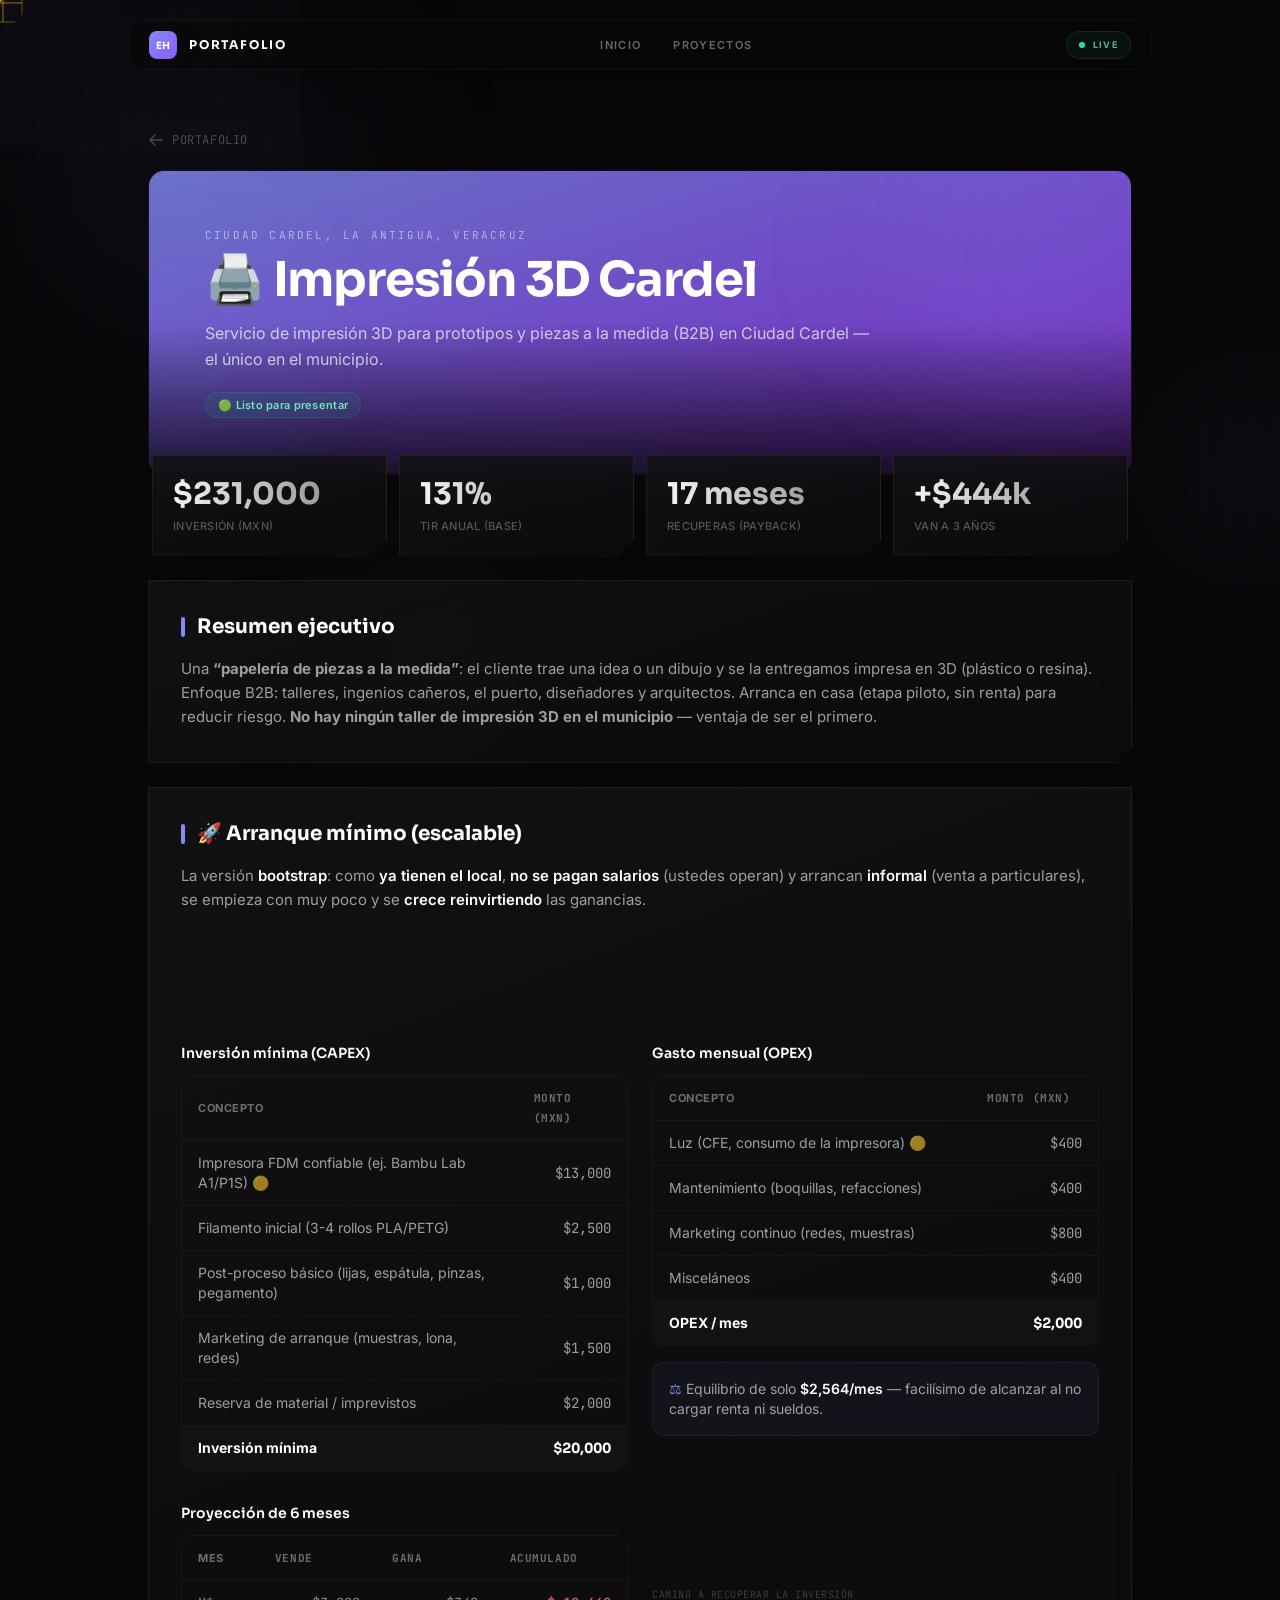
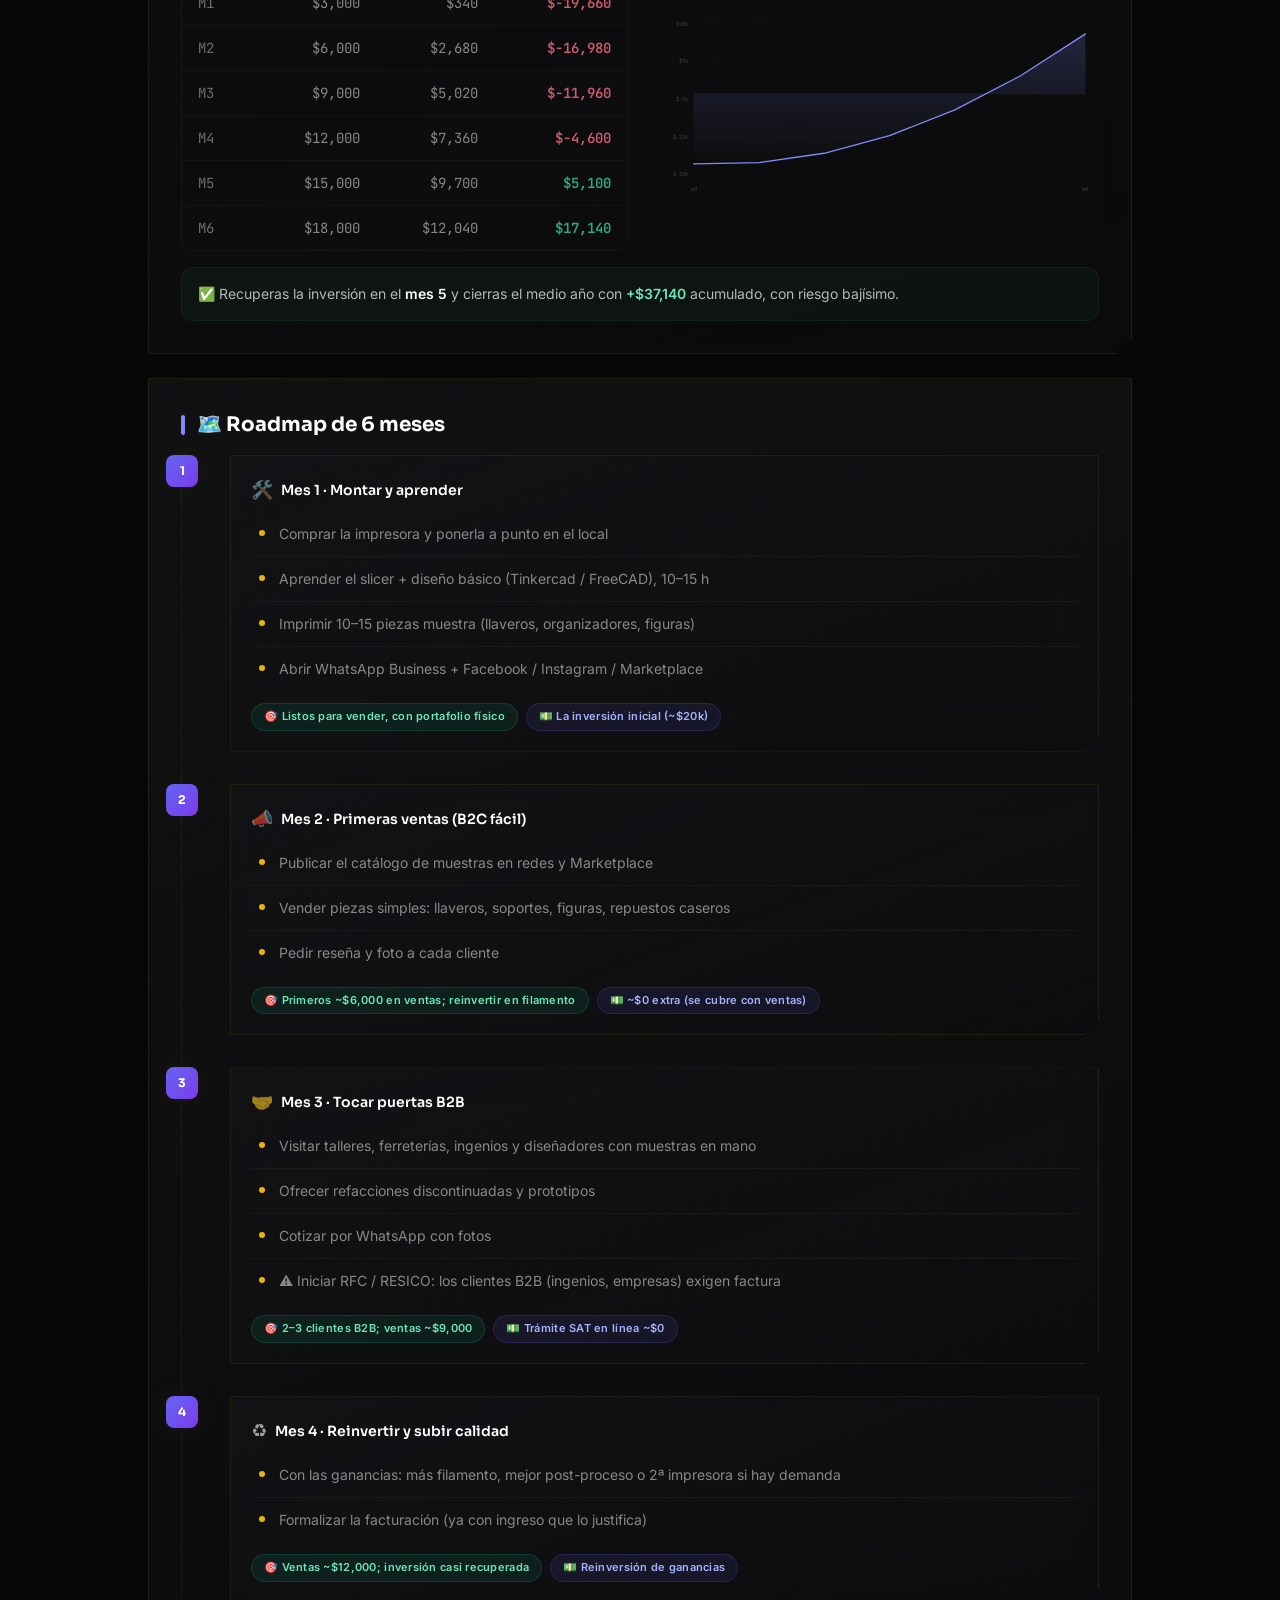
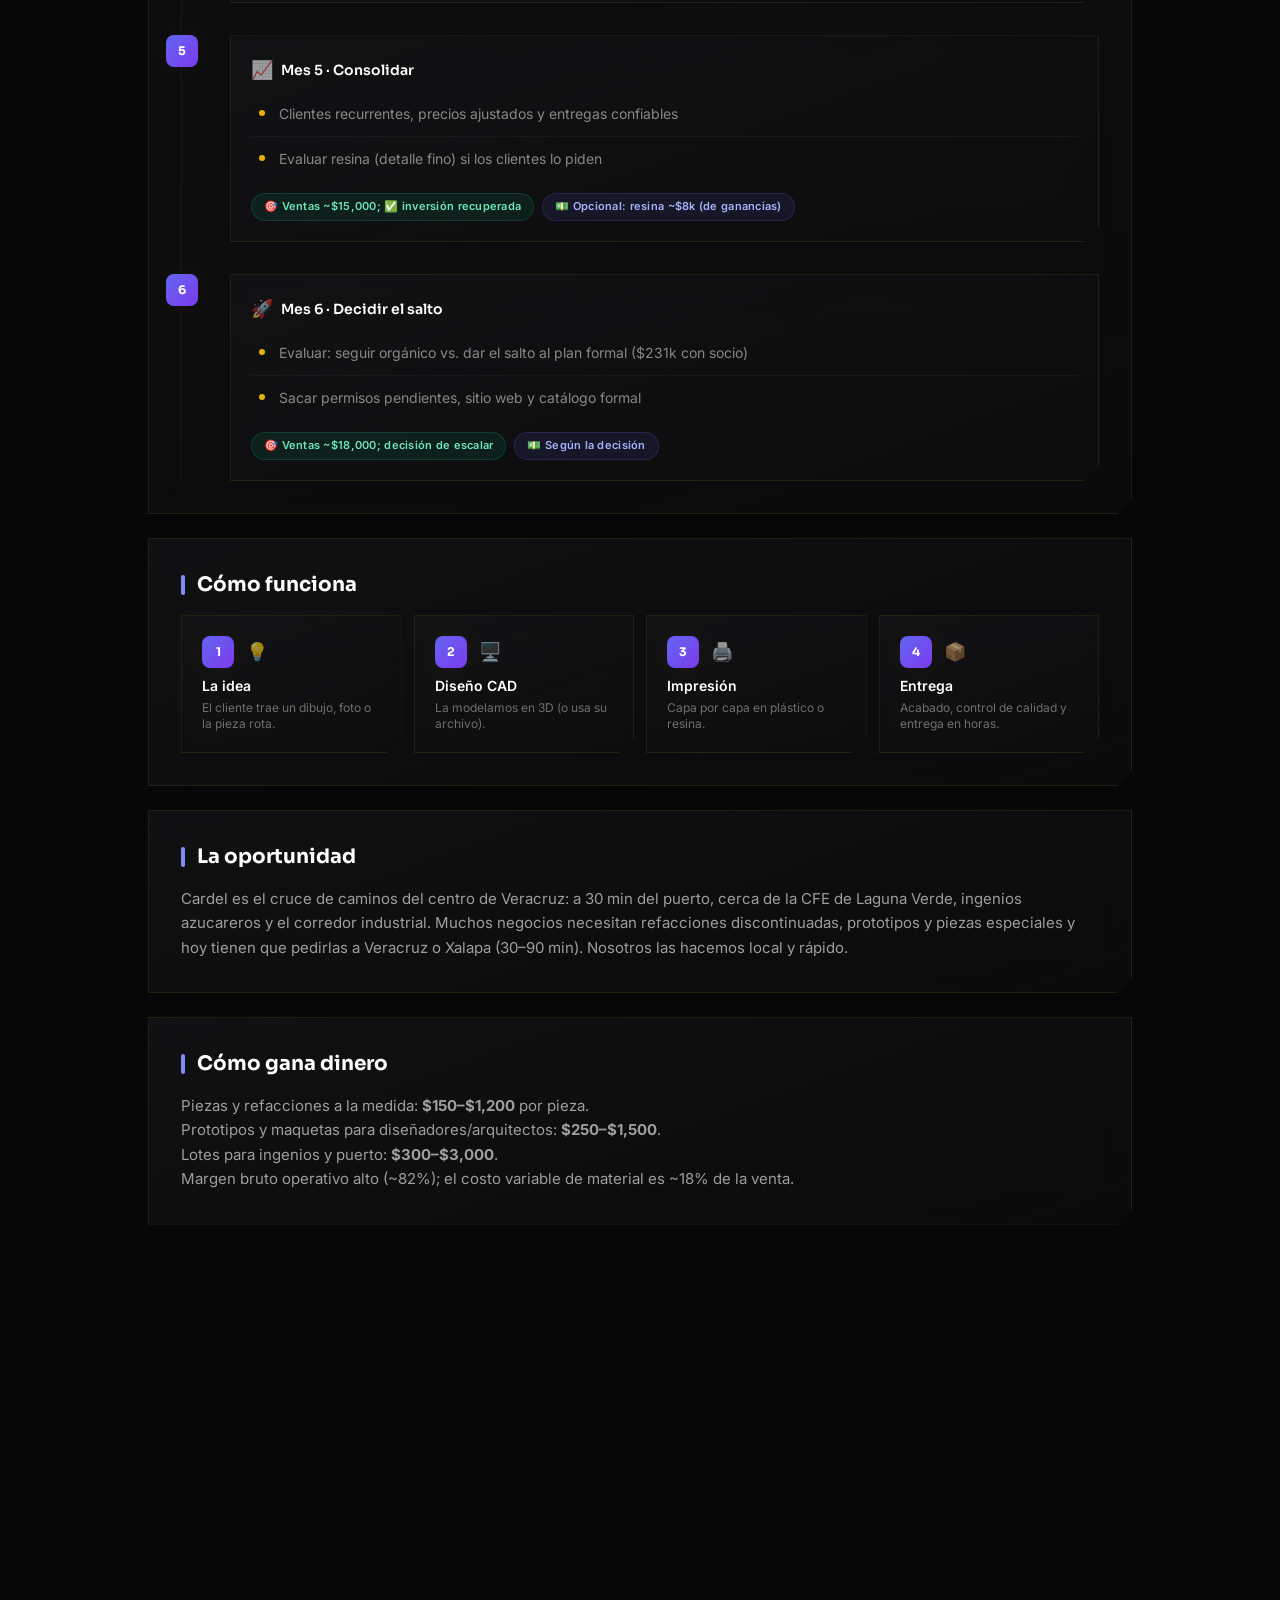
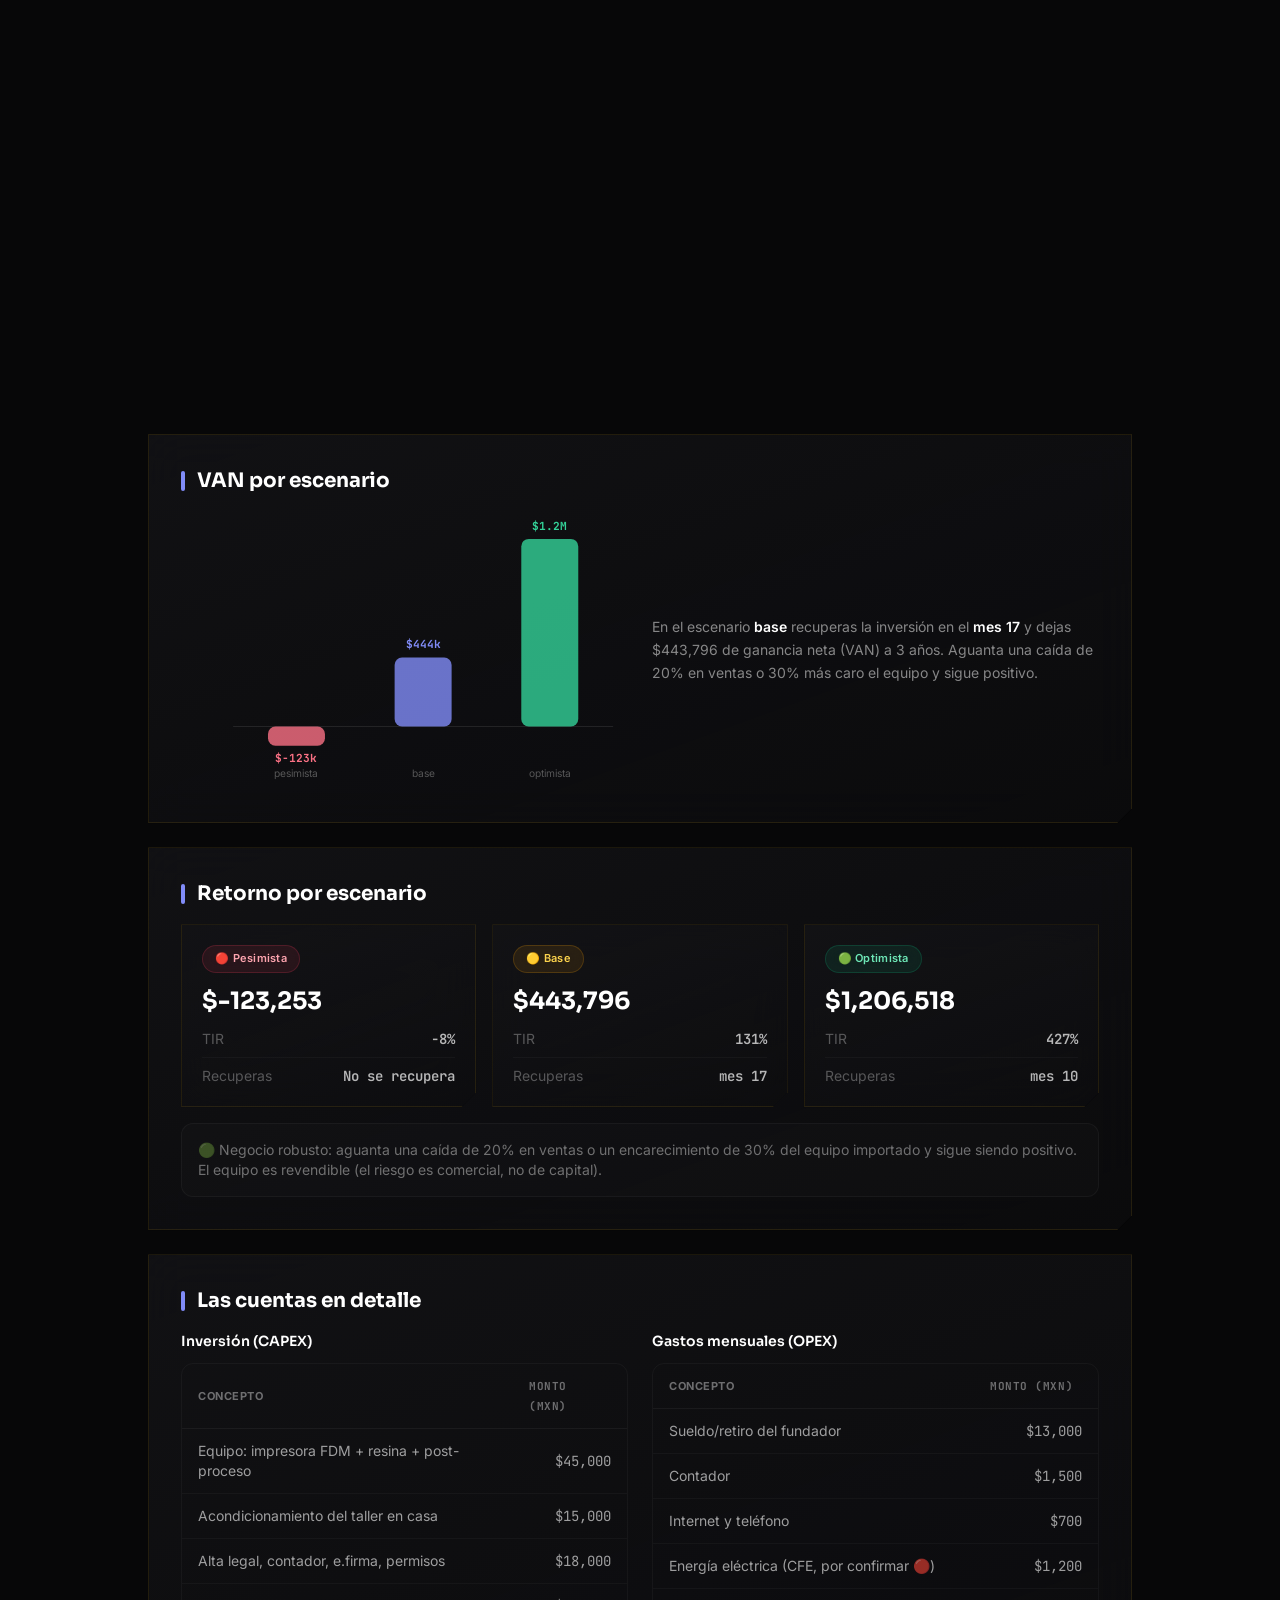
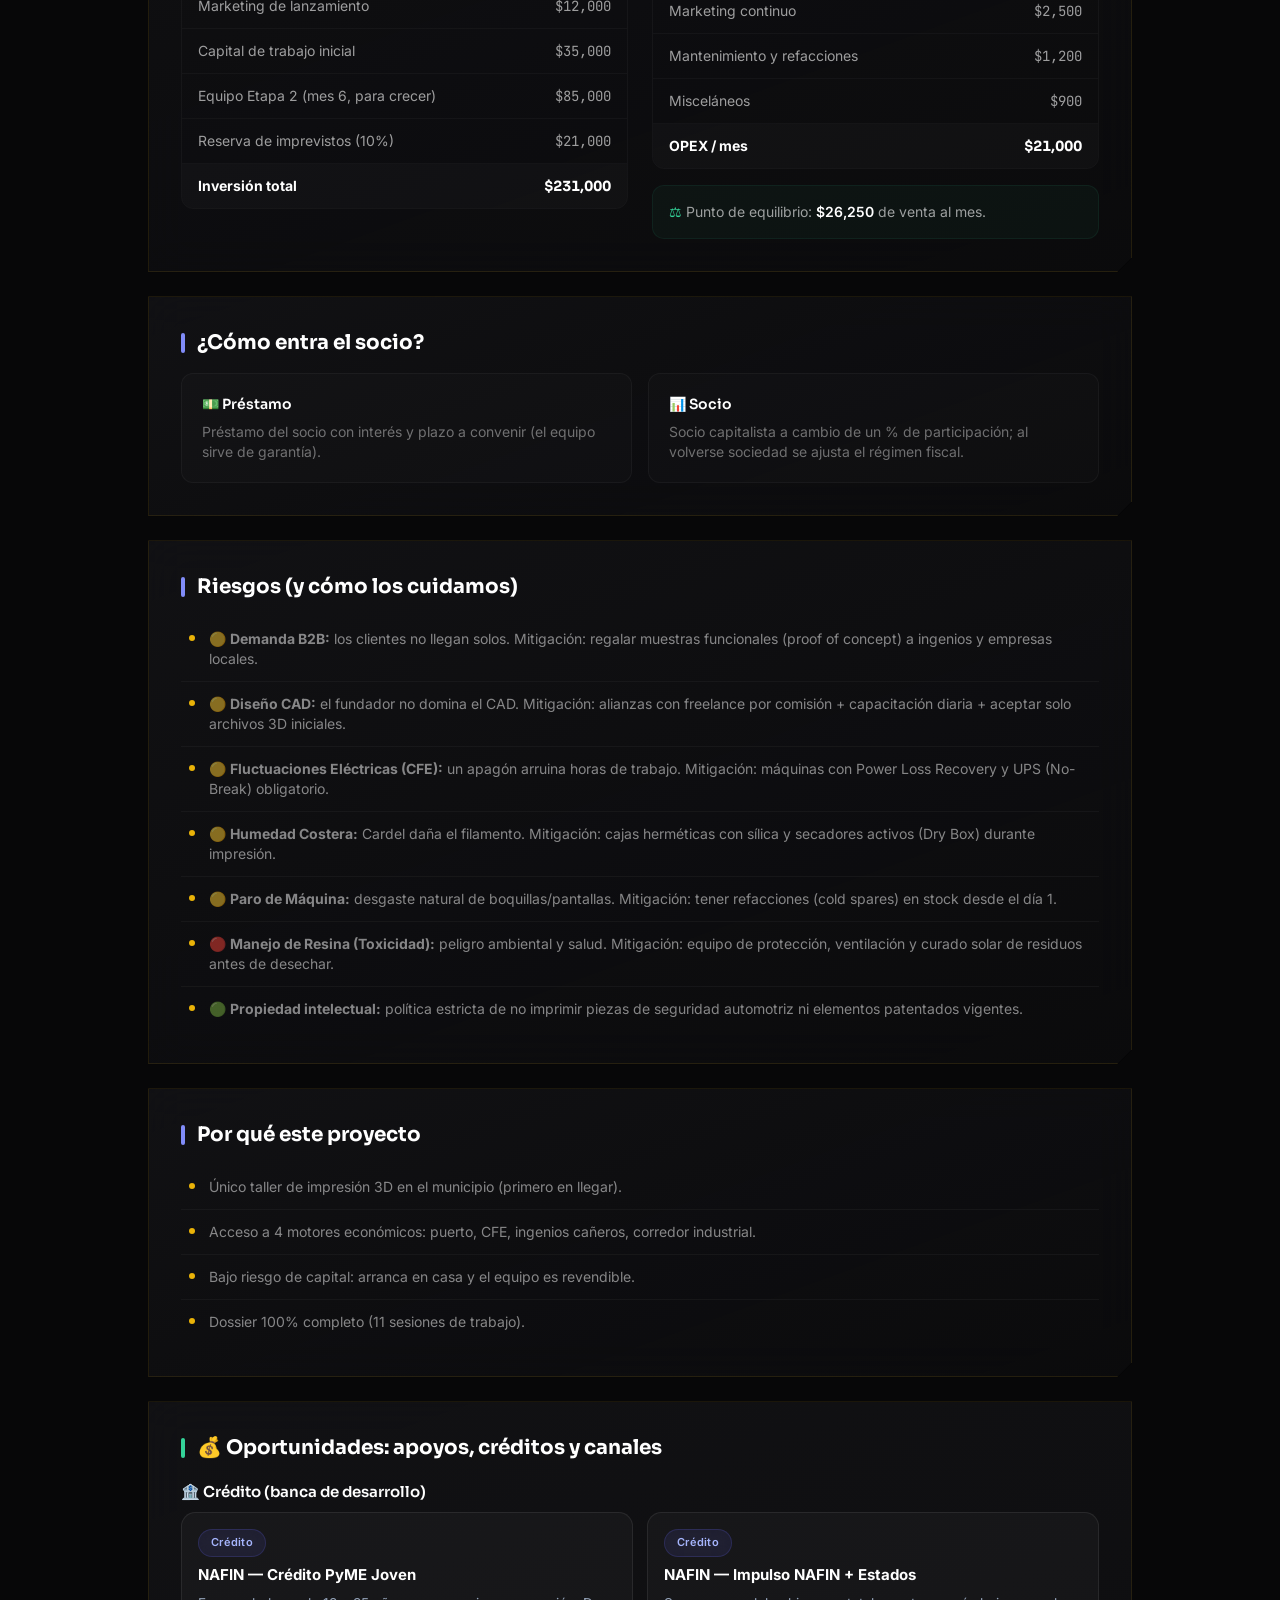
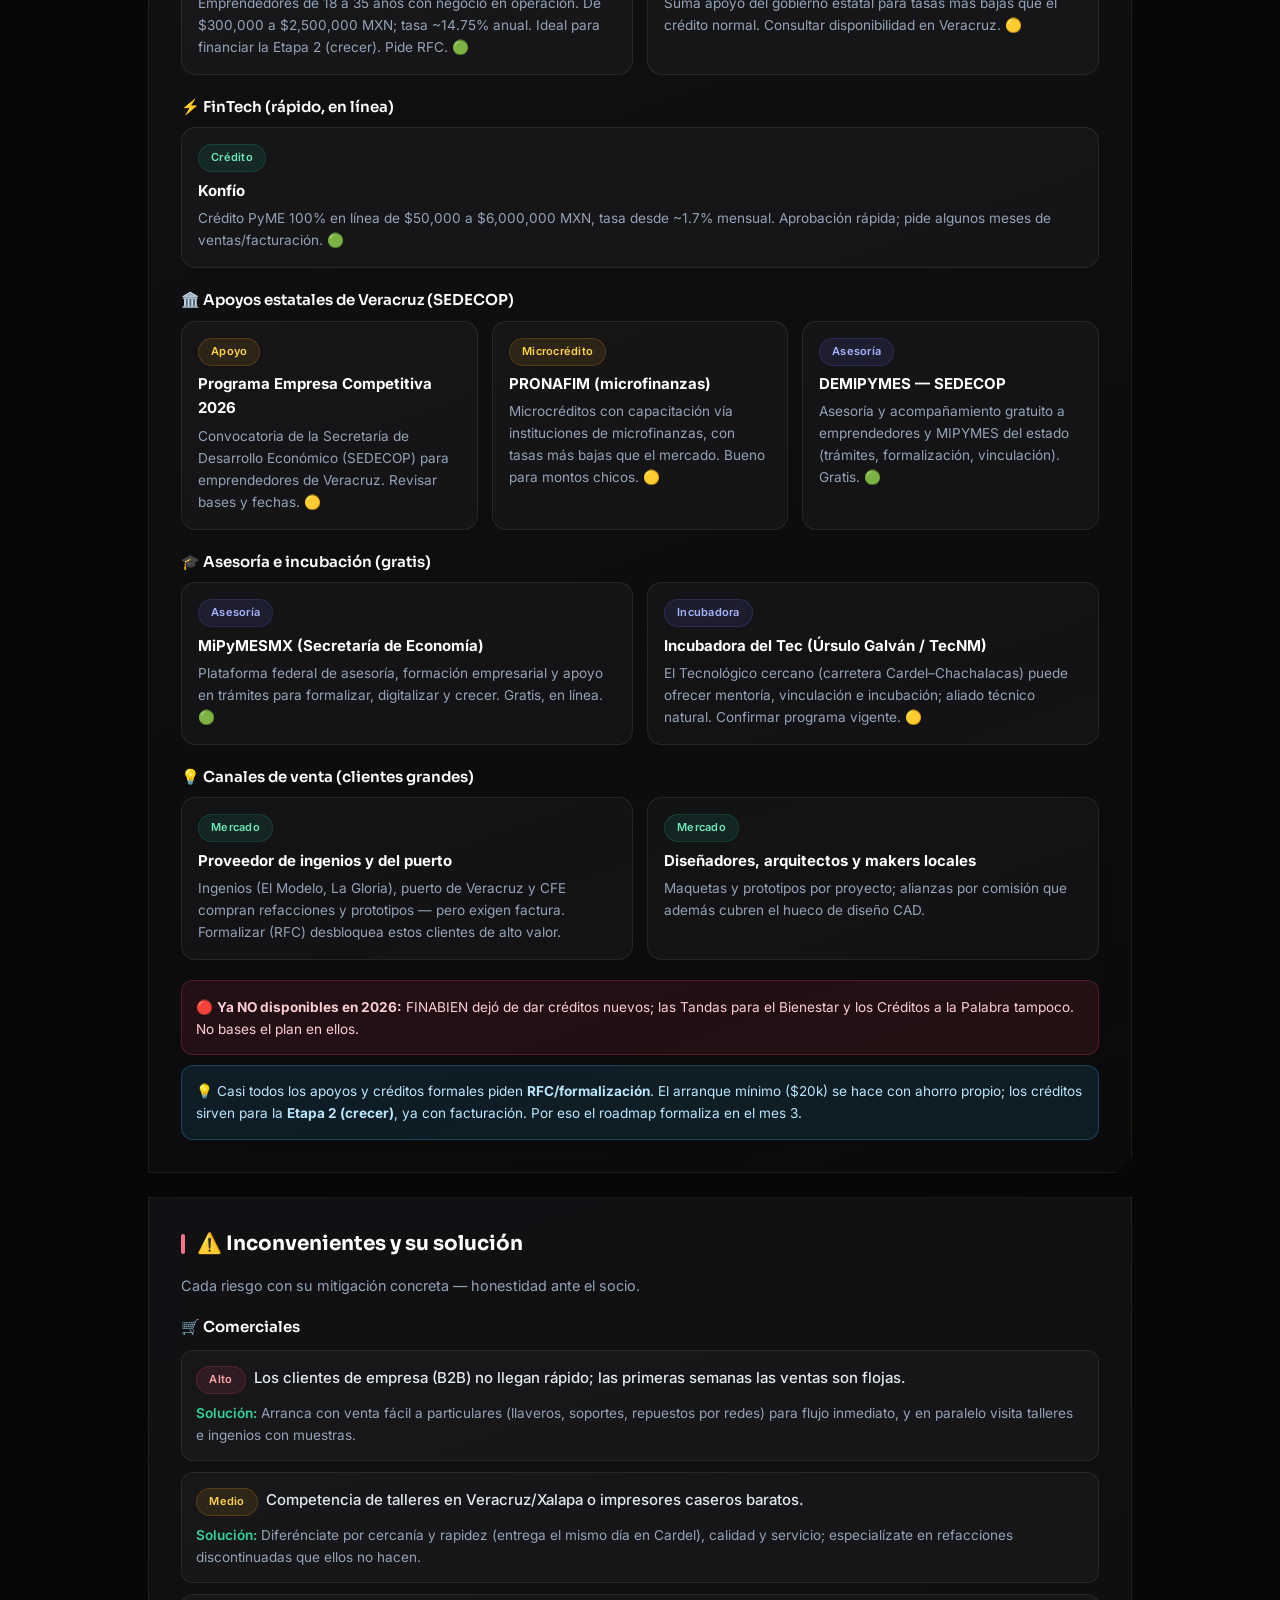
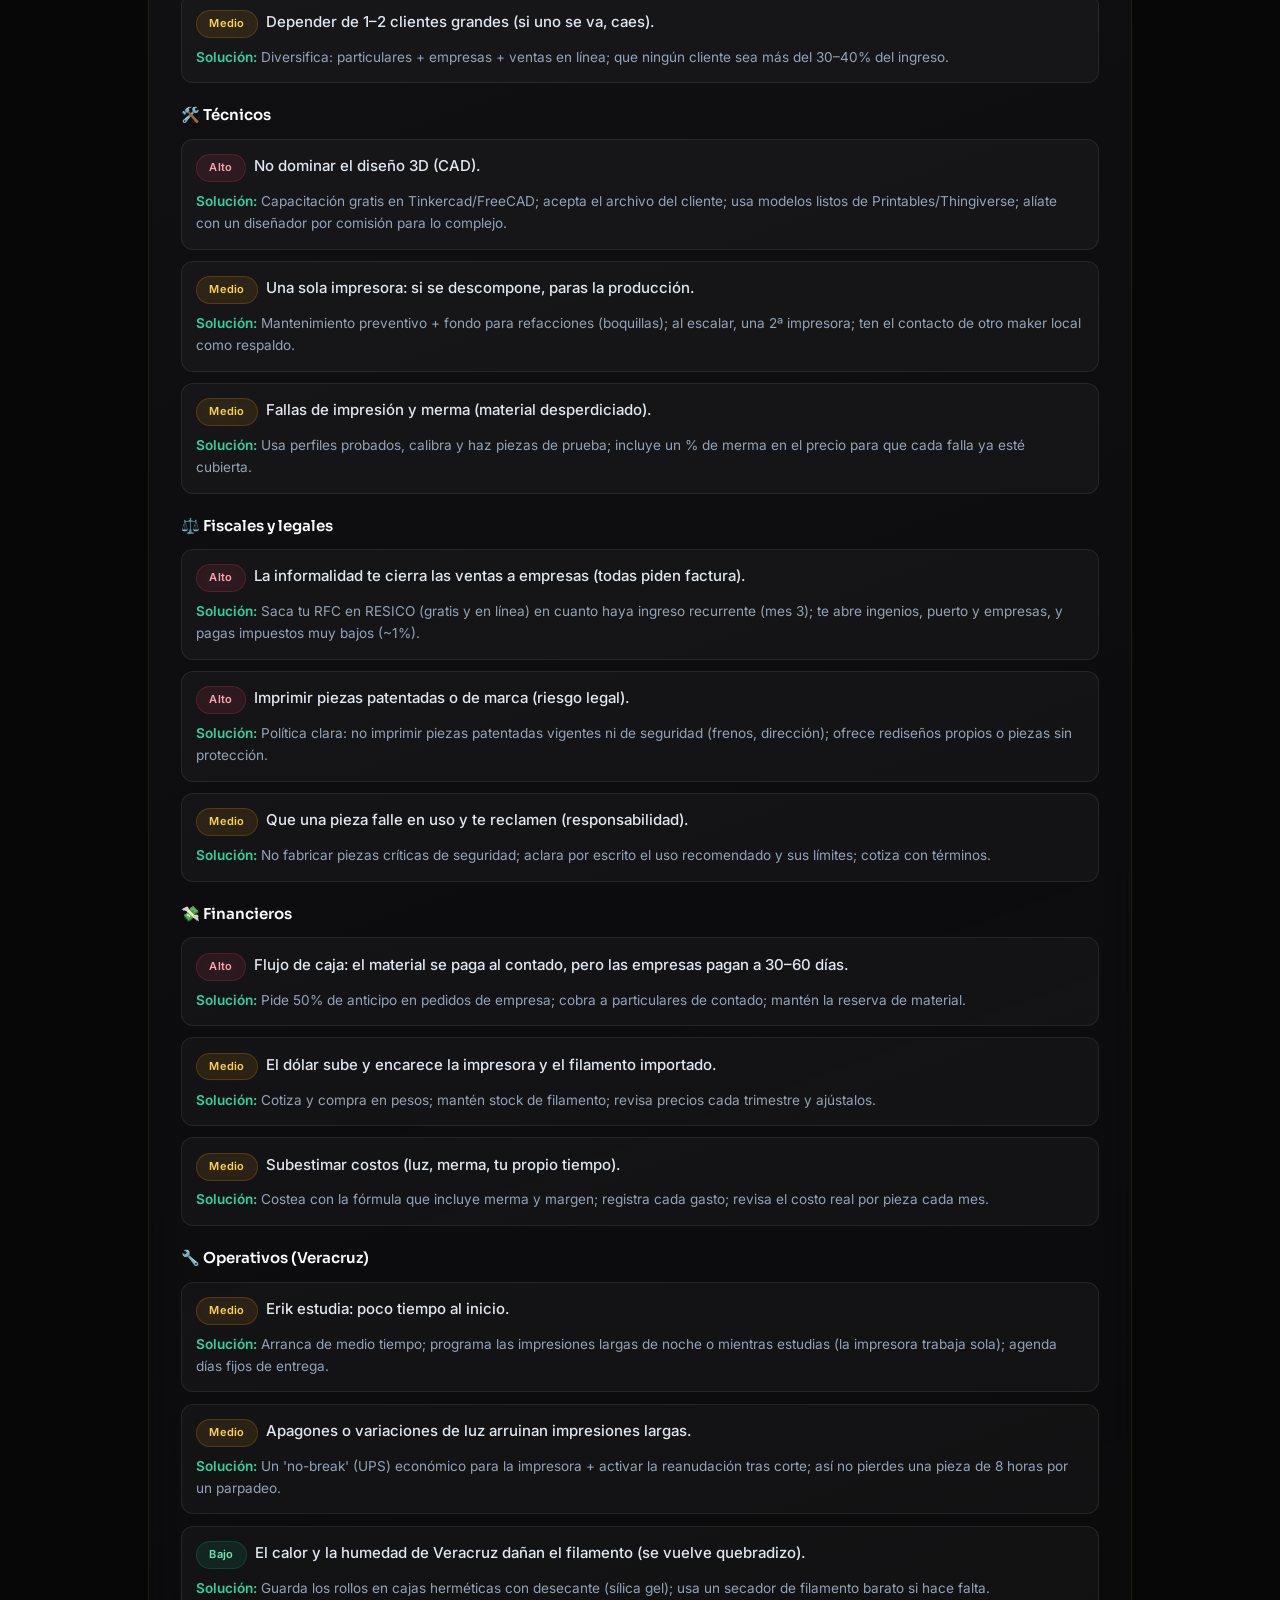
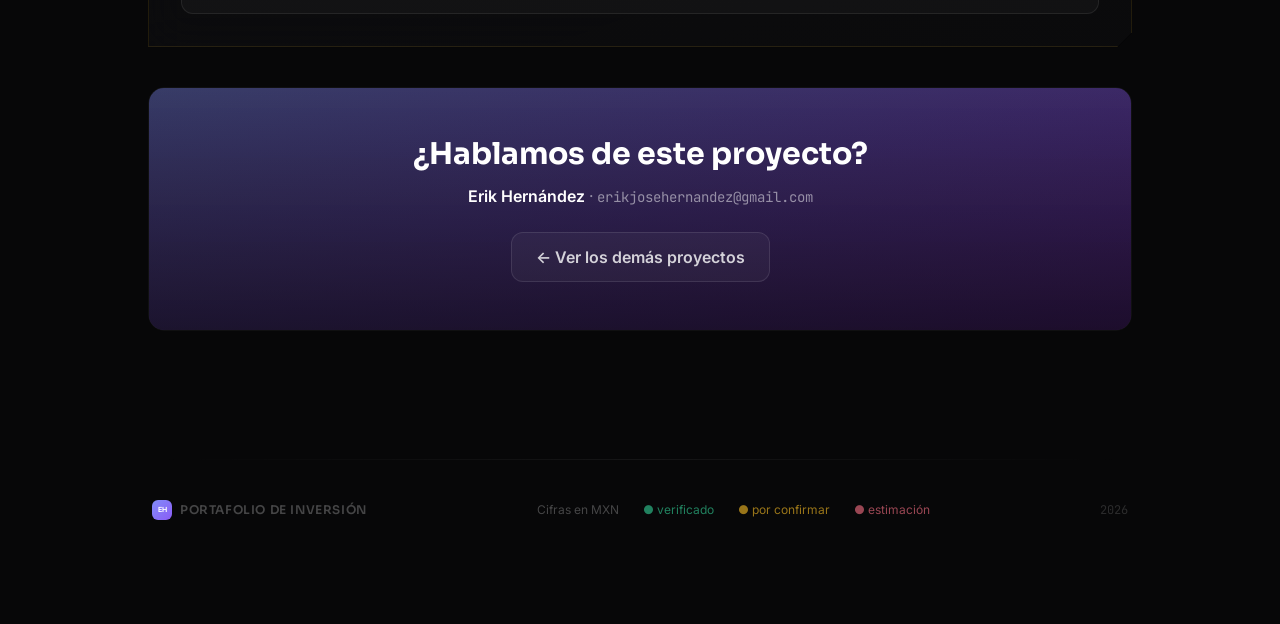
<file: html/impresion-3d.html>
<!DOCTYPE html><html lang="es"><head>
<meta charset="UTF-8"><meta name="viewport" content="width=device-width, initial-scale=1.0">
<title>Impresión 3D Cardel · Inversión</title><link rel="preconnect" href="https://fonts.googleapis.com"><link rel="preconnect" href="https://fonts.gstatic.com" crossorigin><link href="https://fonts.googleapis.com/css2?family=Inter:wght@300;400;500;600;700&family=Sora:wght@600;700;800&family=JetBrains+Mono:wght@400;500;600&display=swap" rel="stylesheet">
<link rel="stylesheet" href="../assets/tw.css">
<style>
  /* ═══ BASE ═══ */
  body {
    background-color: #070708;
    cursor: none;
    overflow-x: hidden;
  }

  /* ═══ PARTICLE CANVAS ═══ */
  #particle-canvas {
    position: fixed;
    inset: 0;
    z-index: 0;
    pointer-events: none;
  }

  /* ═══ FLOATING GRADIENT ORBS ═══ */
  .orb {
    position: fixed;
    border-radius: 50%;
    filter: blur(80px);
    pointer-events: none;
    z-index: 0;
    will-change: transform;
    transition: transform 0.3s ease-out;
  }
  .orb-1 {
    width: 500px; height: 500px;
    background: radial-gradient(circle, rgba(129,140,248,0.08), transparent 70%);
    top: -10%; left: -5%;
  }
  .orb-2 {
    width: 400px; height: 400px;
    background: radial-gradient(circle, rgba(192,132,252,0.06), transparent 70%);
    top: 30%; right: -10%;
  }
  .orb-3 {
    width: 350px; height: 350px;
    background: radial-gradient(circle, rgba(52,211,153,0.05), transparent 70%);
    bottom: 10%; left: 20%;
  }

  /* ═══ MOUSE GLOW ═══ */
  #mouse-glow {
    position: fixed;
    width: 400px; height: 400px;
    border-radius: 50%;
    background: radial-gradient(circle, rgba(129,140,248,0.04), transparent 60%);
    pointer-events: none;
    z-index: 0;
    transform: translate(-50%,-50%) translate3d(-999px,-999px,0);
    will-change: transform;
    transition: opacity 0.3s ease;
  }

  /* ═══ SCROLL PROGRESS BAR ═══ */
  #scroll-progress {
    position: fixed;
    top: 0; left: 0;
    height: 3px;
    background: linear-gradient(90deg, #eab308, #4ade80, #22d3ee);
    z-index: 9999;
    width: 0%;
    transition: width 0.05s linear;
    box-shadow: 0 0 15px rgba(234,179,8,0.8);
  }

  /* ═══ SCANLINES & HALFTONE ═══ */
  .grid-overlay {
    position: fixed;
    inset: 0;
    z-index: 0;
    pointer-events: none;
    background: 
      linear-gradient(rgba(18, 16, 16, 0) 50%, rgba(0, 0, 0, 0.25) 50%), 
      linear-gradient(90deg, rgba(255, 0, 0, 0.06), rgba(0, 255, 0, 0.02), rgba(0, 0, 255, 0.06));
    background-size: 100% 2px, 3px 100%;
    opacity: 0.8;
  }
  .halftone-overlay {
    position: fixed;
    inset: 0;
    z-index: 0;
    pointer-events: none;
    background-image: radial-gradient(circle, rgba(234,179,8,0.1) 1px, transparent 1.5px);
    background-size: 20px 20px;
    opacity: 0.3;
  }

  /* ═══ NOISE TEXTURE ═══ */
  .noise-overlay {
    position: fixed;
    inset: 0;
    z-index: 1;
    pointer-events: none;
    opacity: 0.03;
  }

  /* ═══ MECHA CROSSHAIR CURSOR ═══ */
  .custom-cursor {
    position: fixed;
    top: 0; left: 0;
    width: 40px; height: 40px;
    border: 1px solid rgba(234,179,8,0.4);
    pointer-events: none;
    z-index: 10000;
    transform: translate3d(-100px,-100px,0);
    transition: width 0.1s, height 0.1s, border-color 0.1s;
    will-change: transform;
    clip-path: polygon(0 20%, 20% 0, 80% 0, 100% 20%, 100% 80%, 80% 100%, 20% 100%, 0 80%);
  }
  .custom-cursor::before, .custom-cursor::after {
    content: '';
    position: absolute;
    background: rgba(234,179,8,0.6);
  }
  .custom-cursor::before { top: 50%; left: -10px; right: -10px; height: 1px; }
  .custom-cursor::after { left: 50%; top: -10px; bottom: -10px; width: 1px; }
  
  .cursor-dot {
    position: fixed;
    top: 0; left: 0;
    width: 4px; height: 4px;
    background: #eab308;
    pointer-events: none;
    z-index: 10001;
    transform: translate3d(-100px,-100px,0) rotate(45deg);
    will-change: transform;
    box-shadow: 0 0 10px #eab308;
  }
  @media (max-width: 768px) {
    .custom-cursor, .cursor-dot, #mouse-glow { display: none !important; }
    body { cursor: auto !important; }
    #particle-canvas { display: none; }
  }
  .custom-cursor.hover {
    width: 50px; height: 50px;
    border-color: #22d3ee;
  }
  .custom-cursor.hover::before, .custom-cursor.hover::after {
    background: #22d3ee;
  }

  /* ═══ CARD SPOTLIGHT + TILT ═══ */
  .spotlight-card {
    position: relative;
    overflow: hidden;
    transition: all 0.3s cubic-bezier(0.25, 0.46, 0.45, 0.94);
    transform-style: preserve-3d;
    perspective: 1000px;
    border-radius: 0; /* Sharp edges */
    clip-path: polygon(0 0, 100% 0, 100% calc(100% - 15px), calc(100% - 15px) 100%, 0 100%);
    border: 1px solid rgba(234,179,8,0.1);
  }
  .spotlight-card::before {
    content: '';
    position: absolute;
    inset: 0;
    background: radial-gradient(450px circle at var(--mx,-999px) var(--my,-999px),
      rgba(234,179,8,0.1), transparent 65%);
    z-index: 0;
    pointer-events: none;
    opacity: 0;
    transition: opacity 0.3s ease;
  }
  .spotlight-card:hover::before { opacity: 1; }
  .spotlight-card:hover {
    border-color: rgba(234,179,8,0.4) !important;
    box-shadow: inset 0 0 20px rgba(234,179,8,0.1);
  }

  /* ═══ SCROLL REVEAL ═══ */
  .reveal {
    opacity: 0;
    transform: translateY(35px);
    transition: opacity 0.9s cubic-bezier(0.16,1,0.3,1),
                transform 0.9s cubic-bezier(0.16,1,0.3,1);
  }
  .reveal.active {
    opacity: 1;
    transform: translateY(0);
  }

  /* ═══ PARALLAX ELEMENTS ═══ */
  [data-parallax] {
    will-change: transform;
    transition: transform 0.1s linear;
  }

  /* ═══ ANIMATED SHIMMER LINE ═══ */
  .shimmer-line {
    height: 1px;
    background: linear-gradient(90deg, transparent, rgba(129,140,248,0.3), transparent);
    background-size: 200% 100%;
    animation: shimmer 3s ease-in-out infinite;
  }

  @keyframes shimmer {
    0% { background-position: -200% 0; }
    100% { background-position: 200% 0; }
  }

  @keyframes aurora {
    0% { background-position: 0% 50%; }
    50% { background-position: 100% 50%; }
    100% { background-position: 0% 50%; }
  }

  /* ═══ STAGGER DELAYS ═══ */
  .delay-1 { transition-delay: 80ms; animation-delay: 80ms; }
  .delay-2 { transition-delay: 160ms; animation-delay: 160ms; }
  .delay-3 { transition-delay: 240ms; animation-delay: 240ms; }
  .delay-4 { transition-delay: 320ms; animation-delay: 320ms; }
  .delay-5 { transition-delay: 400ms; animation-delay: 400ms; }
  .delay-6 { transition-delay: 480ms; animation-delay: 480ms; }

  /* ═══ MAGNETIC HOVER ═══ */
  .magnetic {
    transition: transform 0.3s cubic-bezier(0.16,1,0.3,1);
  }

  /* ═══ PROJECT CARD ═══ */
  .project-card .card-gradient {
    transition: opacity 0.5s ease, transform 0.8s cubic-bezier(0.16,1,0.3,1);
  }
  .project-card:hover .card-gradient {
    opacity: 0.95;
    transform: scale(1.08);
  }

  /* ═══ GRADIENT BORDER ═══ */
  .gradient-border::after {
    content: '';
    position: absolute;
    inset: 0;
    border-radius: inherit;
    padding: 1px;
    background: linear-gradient(135deg, rgba(129,140,248,0.3), transparent 50%, rgba(192,132,252,0.2));
    -webkit-mask: linear-gradient(#fff 0 0) content-box, linear-gradient(#fff 0 0);
    -webkit-mask-composite: xor;
    mask-composite: exclude;
    pointer-events: none;
  }

  /* ═══ SCROLL INDICATOR PULSE ═══ */
  .scroll-indicator {
    animation: scrollBounce 2s ease-in-out infinite;
  }
  @keyframes scrollBounce {
    0%,100% { transform: translateY(0); opacity: 0.4; }
    50% { transform: translateY(8px); opacity: 0.8; }
  }

  .scroll-chips { scrollbar-width: none; }
  .scroll-chips::-webkit-scrollbar { display: none; }
</style>
</head><body class="min-h-screen antialiased pb-10">
  <!-- Scroll Progress -->
  <div id="scroll-progress"></div>
  <!-- Particle Canvas -->
  <canvas id="particle-canvas"></canvas>
  <!-- Floating Gradient Orbs -->
  <div class="orb orb-1" id="orb1"></div>
  <div class="orb orb-2" id="orb2"></div>
  <div class="orb orb-3" id="orb3"></div>
  <!-- Mouse Glow -->
  <div id="mouse-glow"></div>
  <!-- Grid overlay -->
  <div class="grid-overlay" id="grid-ov"></div>
  <!-- Noise texture -->
  <svg class="noise-overlay" xmlns="http://www.w3.org/2000/svg">
    <filter id="noise"><feTurbulence type="fractalNoise" baseFrequency="0.75" numOctaves="4" stitchTiles="stitch"/></filter>
    <rect width="100%" height="100%" filter="url(#noise)"/>
  </svg>
  <!-- Cursors -->
  <div id="cursor-ring" class="custom-cursor"></div>
  <div id="cursor-dot" class="cursor-dot"></div>

  <div class="relative z-10">
  <header class="fixed top-0 left-0 right-0 z-50 px-4 pt-5">
  <nav class="nav-bar max-w-5xl mx-auto backdrop-blur-xl bg-surface-0/50 border border-white/[0.04] rounded-2xl py-2.5 px-5 flex items-center justify-between transition-all duration-500" style="box-shadow:0 8px 40px -12px rgba(0,0,0,.5)">
    <div class="flex items-center gap-3">
      <div class="relative w-7 h-7 rounded-lg bg-gradient-to-br from-indigo-400 to-violet-500 flex items-center justify-center shadow-glow-sm magnetic">
        <span class="font-display font-bold text-white text-[10px]">EH</span>
      </div>
      <a href="../index.html" class="font-display font-bold text-white text-xs tracking-[.15em] uppercase hover:text-accent-bright transition-colors duration-300 magnetic interactive">Portafolio</a>
    </div>
    <div class="hidden md:flex items-center gap-8 text-[11px] font-semibold tracking-[.12em] uppercase text-white/40">
      <a href="../index.html" class="hover:text-white transition-colors duration-300 relative group magnetic interactive">
        Inicio
        <span class="absolute -bottom-1 left-0 w-0 h-px bg-accent group-hover:w-full transition-all duration-300"></span>
      </a>
      <a href="../index.html#oportunidades" class="hover:text-white transition-colors duration-300 relative group magnetic interactive">
        Proyectos
        <span class="absolute -bottom-1 left-0 w-0 h-px bg-accent group-hover:w-full transition-all duration-300"></span>
      </a>
    </div>
    <div class="flex items-center gap-2 rounded-full py-1.5 px-3 magnetic interactive" style="background:rgba(52,211,153,0.06);border:1px solid rgba(52,211,153,0.12)">
      <span class="relative flex h-1.5 w-1.5">
        <span class="animate-ping absolute inline-flex h-full w-full rounded-full bg-emerald-400 opacity-60"></span>
        <span class="relative inline-flex rounded-full h-1.5 w-1.5 bg-emerald-400"></span>
      </span>
      <span class="text-[9px] uppercase tracking-[.15em] font-bold text-emerald-300/80">Live</span>
    </div>
  </nav>
</header>
<main class="max-w-5xl mx-auto px-5 pb-16 pt-28">
<a href="../index.html" class="inline-flex items-center gap-2 mt-5 text-sm text-white/25 hover:text-white/60 transition-colors duration-300 group"><svg class="w-4 h-4 group-hover:-translate-x-0.5 transition-transform" xmlns="http://www.w3.org/2000/svg" fill="none" viewBox="0 0 24 24" stroke-width="2" stroke="currentColor"><path stroke-linecap="round" stroke-linejoin="round" d="M10.5 19.5L3 12m0 0l7.5-7.5M3 12h18"/></svg><span class="font-mono text-xs tracking-wider uppercase">Portafolio</span></a>
<section class="relative overflow-hidden rounded-2xl mt-4 reveal" style="border:1px solid rgba(255,255,255,0.04)">
  <!-- Gradient background -->
  <div class="absolute inset-0 bg-gradient-to-br from-indigo-400 via-violet-500 to-purple-600 opacity-80"></div>
  <div class="absolute inset-0 bg-gradient-to-t from-surface-0/80 via-transparent to-transparent"></div>
  <!-- Ambient glow -->
  <div class="absolute -right-20 -top-20 w-80 h-80 rounded-full blur-3xl animate-floaty" style="background:rgba(129,140,248,.12)"></div>
  <div class="absolute -left-20 bottom-0 w-60 h-60 rounded-full blur-3xl opacity-50" style="background:rgba(129,140,248,.12)"></div>
  <!-- Content -->
  <div class="relative p-8 md:p-14">
    <p class="font-mono text-[11px] tracking-[.2em] uppercase text-white/50">Ciudad Cardel, La Antigua, Veracruz</p>
    <h1 class="text-3xl md:text-5xl font-display font-bold text-white mt-3 leading-[1.1] tracking-tight">🖨️ Impresión 3D Cardel</h1>
    <p class="text-white/70 text-base mt-4 max-w-2xl leading-relaxed">Servicio de impresión 3D para prototipos y piezas a la medida (B2B) en Ciudad Cardel — el único en el municipio.</p>
    <div class="mt-5 flex flex-wrap gap-2"><span class="badge b-green">🟢 Listo para presentar</span></div>
  </div>
</section>
<div class="-mt-5 relative z-10 px-1"><div class="grid grid-cols-2 md:grid-cols-4 gap-3"><div class="spotlight-card card px-5 py-5 reveal delay-1">
  <div class="relative z-10">
    <div class="text-2xl md:text-3xl font-display font-bold grad-text">$231,000</div>
    <div class="text-[11px] text-white/30 mt-1.5 font-medium tracking-wide uppercase">Inversión (MXN)</div>
  </div>
</div><div class="spotlight-card card px-5 py-5 reveal delay-2">
  <div class="relative z-10">
    <div class="text-2xl md:text-3xl font-display font-bold grad-text">131%</div>
    <div class="text-[11px] text-white/30 mt-1.5 font-medium tracking-wide uppercase">TIR anual (base)</div>
  </div>
</div><div class="spotlight-card card px-5 py-5 reveal delay-3">
  <div class="relative z-10">
    <div class="text-2xl md:text-3xl font-display font-bold grad-text">17 meses</div>
    <div class="text-[11px] text-white/30 mt-1.5 font-medium tracking-wide uppercase">Recuperas (payback)</div>
  </div>
</div><div class="spotlight-card card px-5 py-5 reveal delay-4">
  <div class="relative z-10">
    <div class="text-2xl md:text-3xl font-display font-bold grad-text">+$444k</div>
    <div class="text-[11px] text-white/30 mt-1.5 font-medium tracking-wide uppercase">VAN a 3 años</div>
  </div>
</div></div></div>
<section class="spotlight-card card p-6 md:p-8 mt-6 reveal">
  <div class="relative z-10">
    <h2 class="text-lg md:text-xl font-display font-bold flex items-center gap-3">
      <span class="inline-block w-1 h-5 rounded-full" style="background:#818cf8"></span>Resumen ejecutivo
    </h2>
    <div class="mt-4 text-white/60 leading-relaxed text-[15px]"><p>Una <b>“papelería de piezas a la medida”</b>: el cliente trae una idea o un dibujo y se la entregamos impresa en 3D (plástico o resina). Enfoque B2B: talleres, ingenios cañeros, el puerto, diseñadores y arquitectos. Arranca en casa (etapa piloto, sin renta) para reducir riesgo. <b>No hay ningún taller de impresión 3D en el municipio</b> — ventaja de ser el primero.</p></div>
  </div>
</section>
<section class="spotlight-card card p-6 md:p-8 mt-6 reveal">
  <div class="relative z-10">
    <h2 class="text-lg md:text-xl font-display font-bold flex items-center gap-3">
      <span class="inline-block w-1 h-5 rounded-full" style="background:#818cf8"></span>🚀 Arranque mínimo (escalable)
    </h2>
    <div class="mt-4 text-white/60 leading-relaxed text-[15px]"><p>La versión <span class="text-white font-semibold">bootstrap</span>: como <span class="text-white font-semibold">ya tienen el local</span>, <span class="text-white font-semibold">no se pagan salarios</span> (ustedes operan) y arrancan <span class="text-white font-semibold">informal</span> (venta a particulares), se empieza con muy poco y se <span class="text-white font-semibold">crece reinvirtiendo</span> las ganancias.</p><div class="grid grid-cols-2 md:grid-cols-4 gap-3 my-6"><div class="spotlight-card card p-4 text-center reveal delay-1"><div class="relative z-10"><div class="text-lg font-display font-bold" style="color:#818cf8">$20,000</div><div class="text-[10px] text-white/25 mt-1 uppercase tracking-wide font-semibold">Para empezar</div></div></div><div class="spotlight-card card p-4 text-center reveal delay-2"><div class="relative z-10"><div class="text-lg font-display font-bold" style="color:#818cf8">$2,564/mes</div><div class="text-[10px] text-white/25 mt-1 uppercase tracking-wide font-semibold">Equilibrio</div></div></div><div class="spotlight-card card p-4 text-center reveal delay-3"><div class="relative z-10"><div class="text-lg font-display font-bold" style="color:#818cf8">Mes 5</div><div class="text-[10px] text-white/25 mt-1 uppercase tracking-wide font-semibold">Recuperas</div></div></div><div class="spotlight-card card p-4 text-center reveal delay-4"><div class="relative z-10"><div class="text-lg font-display font-bold" style="color:#818cf8">+$37,140</div><div class="text-[10px] text-white/25 mt-1 uppercase tracking-wide font-semibold">Ganancia 6 meses</div></div></div></div><div class="grid md:grid-cols-2 gap-6"><div><h3 class="font-display font-semibold text-white text-sm mb-3">Inversión mínima (CAPEX)</h3><div class="rounded-xl overflow-hidden border border-white/[0.04]"><table class="ptable"><tr><th>Concepto</th><th class="num">Monto (MXN)</th></tr><tr><td>Impresora FDM confiable (ej. Bambu Lab A1/P1S) 🟡</td><td class="num text-white/60">$13,000</td></tr><tr><td>Filamento inicial (3-4 rollos PLA/PETG)</td><td class="num text-white/60">$2,500</td></tr><tr><td>Post-proceso básico (lijas, espátula, pinzas, pegamento)</td><td class="num text-white/60">$1,000</td></tr><tr><td>Marketing de arranque (muestras, lona, redes)</td><td class="num text-white/60">$1,500</td></tr><tr><td>Reserva de material / imprevistos</td><td class="num text-white/60">$2,000</td></tr><tr style="background:rgba(255,255,255,0.02)"><td class="font-bold text-white">Inversión mínima</td><td class="num font-bold text-white font-display">$20,000</td></tr></table></div></div><div><h3 class="font-display font-semibold text-white text-sm mb-3">Gasto mensual (OPEX)</h3><div class="rounded-xl overflow-hidden border border-white/[0.04]"><table class="ptable"><tr><th>Concepto</th><th class="num">Monto (MXN)</th></tr><tr><td>Luz (CFE, consumo de la impresora) 🟡</td><td class="num text-white/60">$400</td></tr><tr><td>Mantenimiento (boquillas, refacciones)</td><td class="num text-white/60">$400</td></tr><tr><td>Marketing continuo (redes, muestras)</td><td class="num text-white/60">$800</td></tr><tr><td>Misceláneos</td><td class="num text-white/60">$400</td></tr><tr style="background:rgba(255,255,255,0.02)"><td class="font-bold text-white">OPEX / mes</td><td class="num font-bold text-white font-display">$2,000</td></tr></table></div><div class="mt-4 rounded-xl p-4 text-sm" style="background:rgba(129,140,248,0.05);border:1px solid rgba(129,140,248,0.1)"><span style="color:#818cf8">⚖️</span> Equilibrio de solo <span class="text-white font-semibold">$2,564/mes</span> — facilísimo de alcanzar al no cargar renta ni sueldos.</div></div></div><h3 class="font-display font-semibold text-white text-sm mt-8 mb-3">Proyección de 6 meses</h3><div class="grid md:grid-cols-2 gap-6 items-center"><div><div class="rounded-xl overflow-hidden border border-white/[0.04]"><table class="ptable"><tr><th>Mes</th><th class="num">Vende</th><th class="num">Gana</th><th class="num">Acumulado</th></tr><tr><td class="font-mono text-white/40">M1</td><td class="num text-white/50">$3,000</td><td class="num text-white/50">$340</td><td class="num text-rose-400/80 font-semibold">$-19,660</td></tr><tr><td class="font-mono text-white/40">M2</td><td class="num text-white/50">$6,000</td><td class="num text-white/50">$2,680</td><td class="num text-rose-400/80 font-semibold">$-16,980</td></tr><tr><td class="font-mono text-white/40">M3</td><td class="num text-white/50">$9,000</td><td class="num text-white/50">$5,020</td><td class="num text-rose-400/80 font-semibold">$-11,960</td></tr><tr><td class="font-mono text-white/40">M4</td><td class="num text-white/50">$12,000</td><td class="num text-white/50">$7,360</td><td class="num text-rose-400/80 font-semibold">$-4,600</td></tr><tr><td class="font-mono text-white/40">M5</td><td class="num text-white/50">$15,000</td><td class="num text-white/50">$9,700</td><td class="num text-emerald-400/80 font-semibold">$5,100</td></tr><tr><td class="font-mono text-white/40">M6</td><td class="num text-white/50">$18,000</td><td class="num text-white/50">$12,040</td><td class="num text-emerald-400/80 font-semibold">$17,140</td></tr></table></div></div><div class="overflow-x-auto"><div class="text-[10px] text-white/20 mb-2 font-mono uppercase tracking-wider">Camino a recuperar la inversión</div><svg viewBox="0 0 860 360" class="w-full h-auto" role="img" aria-label="Flujo de caja acumulado"><defs><linearGradient id="ga" x1="0" y1="0" x2="0" y2="1"><stop offset="0%" stop-color="#818cf8" stop-opacity=".2"/><stop offset="100%" stop-color="#818cf8" stop-opacity="0"/></linearGradient></defs><line x1="80" y1="314.0" x2="834" y2="314.0" stroke="rgba(255,255,255,.04)"/><text x="70" y="318.0" font-size="11" font-family="JetBrains Mono,monospace" fill="rgba(255,255,255,.2)" text-anchor="end">$-23k</text><line x1="80" y1="241.5" x2="834" y2="241.5" stroke="rgba(255,255,255,.04)"/><text x="70" y="245.5" font-size="11" font-family="JetBrains Mono,monospace" fill="rgba(255,255,255,.2)" text-anchor="end">$-12k</text><line x1="80" y1="169.0" x2="834" y2="169.0" stroke="rgba(255,255,255,.04)"/><text x="70" y="173.0" font-size="11" font-family="JetBrains Mono,monospace" fill="rgba(255,255,255,.2)" text-anchor="end">$-1k</text><line x1="80" y1="96.5" x2="834" y2="96.5" stroke="rgba(255,255,255,.04)"/><text x="70" y="100.5" font-size="11" font-family="JetBrains Mono,monospace" fill="rgba(255,255,255,.2)" text-anchor="end">$9k</text><line x1="80" y1="24.0" x2="834" y2="24.0" stroke="rgba(255,255,255,.04)"/><text x="70" y="28.0" font-size="11" font-family="JetBrains Mono,monospace" fill="rgba(255,255,255,.2)" text-anchor="end">$20k</text><line x1="80" y1="159.4" x2="834" y2="159.4" stroke="rgba(255,255,255,.15)" stroke-dasharray="4 3"/><text x="80.0" y="346" font-size="11" font-family="JetBrains Mono,monospace" fill="rgba(255,255,255,.2)" text-anchor="middle">m0</text><text x="834.0" y="346" font-size="11" font-family="JetBrains Mono,monospace" fill="rgba(255,255,255,.2)" text-anchor="middle">m6</text><path d="M80.0,159.4 L80.0,294.0 L205.7,291.7 L331.3,273.7 L457.0,239.9 L582.7,190.3 L708.3,125.0 L834.0,44.0 L834.0,159.4 Z" fill="url(#ga)"/><polyline points="80.0,294.0 205.7,291.7 331.3,273.7 457.0,239.9 582.7,190.3 708.3,125.0 834.0,44.0" fill="none" stroke="#818cf8" stroke-width="2.5" stroke-linejoin="round" stroke-linecap="round"/></svg></div></div><div class="mt-4 rounded-xl p-4 text-sm" style="background:rgba(52,211,153,0.04);border:1px solid rgba(52,211,153,0.08)"><span class="text-emerald-400">✅</span> <span class="text-white/70">Recuperas la inversión en el <span class="text-white font-semibold">mes 5</span> y cierras el medio año con <span class="text-emerald-300 font-semibold">+$37,140</span> acumulado, con riesgo bajísimo.</span></div></div>
  </div>
</section><section class="spotlight-card card p-6 md:p-8 mt-6 reveal">
  <div class="relative z-10">
    <h2 class="text-lg md:text-xl font-display font-bold flex items-center gap-3">
      <span class="inline-block w-1 h-5 rounded-full" style="background:#818cf8"></span>🗺️ Roadmap de 6 meses
    </h2>
    <div class="mt-4 text-white/60 leading-relaxed text-[15px]"><div class="mt-3"><div class="relative pl-12 pb-8 border-l border-white/[0.04] last:pb-0 reveal delay-1"><div class="absolute -left-4 top-0 w-8 h-8 rounded-lg bg-gradient-to-br from-indigo-500 to-violet-600 text-white grid place-items-center font-display font-bold text-xs shadow-glow-sm">1</div><div class="spotlight-card card p-5"><div class="relative z-10"><div class="flex items-center gap-2"><span class="text-lg">🛠️</span><h3 class="font-display font-semibold text-white text-sm">Mes 1 · Montar y aprender</h3></div><ul class="rlist mt-2 text-sm text-white/50"><li>Comprar la impresora y ponerla a punto en el local</li><li>Aprender el slicer + diseño básico (Tinkercad / FreeCAD), 10–15 h</li><li>Imprimir 10–15 piezas muestra (llaveros, organizadores, figuras)</li><li>Abrir WhatsApp Business + Facebook / Instagram / Marketplace</li></ul><div class="flex flex-wrap gap-2 mt-3"><span class="badge b-green">🎯 Listos para vender, con portafolio físico</span><span class="badge b-blue">💵 La inversión inicial (~$20k)</span></div></div></div></div><div class="relative pl-12 pb-8 border-l border-white/[0.04] last:pb-0 reveal delay-2"><div class="absolute -left-4 top-0 w-8 h-8 rounded-lg bg-gradient-to-br from-indigo-500 to-violet-600 text-white grid place-items-center font-display font-bold text-xs shadow-glow-sm">2</div><div class="spotlight-card card p-5"><div class="relative z-10"><div class="flex items-center gap-2"><span class="text-lg">📣</span><h3 class="font-display font-semibold text-white text-sm">Mes 2 · Primeras ventas (B2C fácil)</h3></div><ul class="rlist mt-2 text-sm text-white/50"><li>Publicar el catálogo de muestras en redes y Marketplace</li><li>Vender piezas simples: llaveros, soportes, figuras, repuestos caseros</li><li>Pedir reseña y foto a cada cliente</li></ul><div class="flex flex-wrap gap-2 mt-3"><span class="badge b-green">🎯 Primeros ~$6,000 en ventas; reinvertir en filamento</span><span class="badge b-blue">💵 ~$0 extra (se cubre con ventas)</span></div></div></div></div><div class="relative pl-12 pb-8 border-l border-white/[0.04] last:pb-0 reveal delay-3"><div class="absolute -left-4 top-0 w-8 h-8 rounded-lg bg-gradient-to-br from-indigo-500 to-violet-600 text-white grid place-items-center font-display font-bold text-xs shadow-glow-sm">3</div><div class="spotlight-card card p-5"><div class="relative z-10"><div class="flex items-center gap-2"><span class="text-lg">🤝</span><h3 class="font-display font-semibold text-white text-sm">Mes 3 · Tocar puertas B2B</h3></div><ul class="rlist mt-2 text-sm text-white/50"><li>Visitar talleres, ferreterías, ingenios y diseñadores con muestras en mano</li><li>Ofrecer refacciones discontinuadas y prototipos</li><li>Cotizar por WhatsApp con fotos</li><li>⚠️ Iniciar RFC / RESICO: los clientes B2B (ingenios, empresas) exigen factura</li></ul><div class="flex flex-wrap gap-2 mt-3"><span class="badge b-green">🎯 2–3 clientes B2B; ventas ~$9,000</span><span class="badge b-blue">💵 Trámite SAT en línea ~$0</span></div></div></div></div><div class="relative pl-12 pb-8 border-l border-white/[0.04] last:pb-0 reveal delay-4"><div class="absolute -left-4 top-0 w-8 h-8 rounded-lg bg-gradient-to-br from-indigo-500 to-violet-600 text-white grid place-items-center font-display font-bold text-xs shadow-glow-sm">4</div><div class="spotlight-card card p-5"><div class="relative z-10"><div class="flex items-center gap-2"><span class="text-lg">♻️</span><h3 class="font-display font-semibold text-white text-sm">Mes 4 · Reinvertir y subir calidad</h3></div><ul class="rlist mt-2 text-sm text-white/50"><li>Con las ganancias: más filamento, mejor post-proceso o 2ª impresora si hay demanda</li><li>Formalizar la facturación (ya con ingreso que lo justifica)</li></ul><div class="flex flex-wrap gap-2 mt-3"><span class="badge b-green">🎯 Ventas ~$12,000; inversión casi recuperada</span><span class="badge b-blue">💵 Reinversión de ganancias</span></div></div></div></div><div class="relative pl-12 pb-8 border-l border-white/[0.04] last:pb-0 reveal delay-5"><div class="absolute -left-4 top-0 w-8 h-8 rounded-lg bg-gradient-to-br from-indigo-500 to-violet-600 text-white grid place-items-center font-display font-bold text-xs shadow-glow-sm">5</div><div class="spotlight-card card p-5"><div class="relative z-10"><div class="flex items-center gap-2"><span class="text-lg">📈</span><h3 class="font-display font-semibold text-white text-sm">Mes 5 · Consolidar</h3></div><ul class="rlist mt-2 text-sm text-white/50"><li>Clientes recurrentes, precios ajustados y entregas confiables</li><li>Evaluar resina (detalle fino) si los clientes lo piden</li></ul><div class="flex flex-wrap gap-2 mt-3"><span class="badge b-green">🎯 Ventas ~$15,000; ✅ inversión recuperada</span><span class="badge b-blue">💵 Opcional: resina ~$8k (de ganancias)</span></div></div></div></div><div class="relative pl-12 pb-8 border-l border-white/[0.04] last:pb-0 reveal delay-5"><div class="absolute -left-4 top-0 w-8 h-8 rounded-lg bg-gradient-to-br from-indigo-500 to-violet-600 text-white grid place-items-center font-display font-bold text-xs shadow-glow-sm">6</div><div class="spotlight-card card p-5"><div class="relative z-10"><div class="flex items-center gap-2"><span class="text-lg">🚀</span><h3 class="font-display font-semibold text-white text-sm">Mes 6 · Decidir el salto</h3></div><ul class="rlist mt-2 text-sm text-white/50"><li>Evaluar: seguir orgánico vs. dar el salto al plan formal ($231k con socio)</li><li>Sacar permisos pendientes, sitio web y catálogo formal</li></ul><div class="flex flex-wrap gap-2 mt-3"><span class="badge b-green">🎯 Ventas ~$18,000; decisión de escalar</span><span class="badge b-blue">💵 Según la decisión</span></div></div></div></div></div></div>
  </div>
</section>
<section class="spotlight-card card p-6 md:p-8 mt-6 reveal">
  <div class="relative z-10">
    <h2 class="text-lg md:text-xl font-display font-bold flex items-center gap-3">
      <span class="inline-block w-1 h-5 rounded-full" style="background:#818cf8"></span>Cómo funciona
    </h2>
    <div class="mt-4 text-white/60 leading-relaxed text-[15px]"><div class="grid grid-cols-2 lg:grid-cols-4 gap-3 mt-2"><div class="spotlight-card card p-5 relative reveal delay-1">
  <div class="relative z-10">
    <div class="flex items-center gap-3 mb-2">
      <div class="w-8 h-8 rounded-lg bg-gradient-to-br from-indigo-500 to-violet-600 grid place-items-center text-white font-display font-bold text-xs shadow-glow-sm">1</div>
      <span class="text-lg">💡</span>
    </div>
    <div class="font-semibold text-white text-sm">La idea</div>
    <div class="text-xs text-white/40 mt-1">El cliente trae un dibujo, foto o la pieza rota.</div>
  </div>
</div><div class="spotlight-card card p-5 relative reveal delay-2">
  <div class="relative z-10">
    <div class="flex items-center gap-3 mb-2">
      <div class="w-8 h-8 rounded-lg bg-gradient-to-br from-indigo-500 to-violet-600 grid place-items-center text-white font-display font-bold text-xs shadow-glow-sm">2</div>
      <span class="text-lg">🖥️</span>
    </div>
    <div class="font-semibold text-white text-sm">Diseño CAD</div>
    <div class="text-xs text-white/40 mt-1">La modelamos en 3D (o usa su archivo).</div>
  </div>
</div><div class="spotlight-card card p-5 relative reveal delay-3">
  <div class="relative z-10">
    <div class="flex items-center gap-3 mb-2">
      <div class="w-8 h-8 rounded-lg bg-gradient-to-br from-indigo-500 to-violet-600 grid place-items-center text-white font-display font-bold text-xs shadow-glow-sm">3</div>
      <span class="text-lg">🖨️</span>
    </div>
    <div class="font-semibold text-white text-sm">Impresión</div>
    <div class="text-xs text-white/40 mt-1">Capa por capa en plástico o resina.</div>
  </div>
</div><div class="spotlight-card card p-5 relative reveal delay-4">
  <div class="relative z-10">
    <div class="flex items-center gap-3 mb-2">
      <div class="w-8 h-8 rounded-lg bg-gradient-to-br from-indigo-500 to-violet-600 grid place-items-center text-white font-display font-bold text-xs shadow-glow-sm">4</div>
      <span class="text-lg">📦</span>
    </div>
    <div class="font-semibold text-white text-sm">Entrega</div>
    <div class="text-xs text-white/40 mt-1">Acabado, control de calidad y entrega en horas.</div>
  </div>
</div></div></div>
  </div>
</section>
<section class="spotlight-card card p-6 md:p-8 mt-6 reveal">
  <div class="relative z-10">
    <h2 class="text-lg md:text-xl font-display font-bold flex items-center gap-3">
      <span class="inline-block w-1 h-5 rounded-full" style="background:#818cf8"></span>La oportunidad
    </h2>
    <div class="mt-4 text-white/60 leading-relaxed text-[15px]"><p>Cardel es el cruce de caminos del centro de Veracruz: a 30 min del puerto, cerca de la CFE de Laguna Verde, ingenios azucareros y el corredor industrial. Muchos negocios necesitan refacciones discontinuadas, prototipos y piezas especiales y hoy tienen que pedirlas a Veracruz o Xalapa (30–90 min). Nosotros las hacemos local y rápido.</p></div>
  </div>
</section>
<section class="spotlight-card card p-6 md:p-8 mt-6 reveal">
  <div class="relative z-10">
    <h2 class="text-lg md:text-xl font-display font-bold flex items-center gap-3">
      <span class="inline-block w-1 h-5 rounded-full" style="background:#818cf8"></span>Cómo gana dinero
    </h2>
    <div class="mt-4 text-white/60 leading-relaxed text-[15px]"><ul><li>Piezas y refacciones a la medida: <b>$150–$1,200</b> por pieza.</li><li>Prototipos y maquetas para diseñadores/arquitectos: <b>$250–$1,500</b>.</li><li>Lotes para ingenios y puerto: <b>$300–$3,000</b>.</li></ul><p>Margen bruto operativo alto (~82%); el costo variable de material es ~18% de la venta.</p></div>
  </div>
</section>
<section class="spotlight-card card p-6 md:p-8 mt-6 reveal">
  <div class="relative z-10">
    <h2 class="text-lg md:text-xl font-display font-bold flex items-center gap-3">
      <span class="inline-block w-1 h-5 rounded-full" style="background:#818cf8"></span>Oportunidades de Financiamiento
    </h2>
    <div class="mt-4 text-white/60 leading-relaxed text-[15px]"><p>El proyecto es elegible para apalancamiento mediante <b>programas gubernamentales de Veracruz</b> (Fondo del Futuro, NAFIN), <b>Leasing (Arrendamiento Puro)</b> con deducción fiscal al 100%, o <b>Vendor Financing</b> a meses sin intereses directo con los fabricantes de impresoras, reduciendo la presión de capital inicial.</p></div>
  </div>
</section>
<section class="spotlight-card card p-6 md:p-8 mt-6 reveal">
  <div class="relative z-10">
    <h2 class="text-lg md:text-xl font-display font-bold flex items-center gap-3">
      <span class="inline-block w-1 h-5 rounded-full" style="background:#818cf8"></span>Flujo de caja acumulado
    </h2>
    <p class="text-white/30 text-sm mt-2">Dinero neto acumulado mes a mes. Donde la línea cruza el cero, se recuperó la inversión.</p>
    <div class="mt-4 overflow-x-auto"><svg viewBox="0 0 860 360" class="w-full h-auto" role="img" aria-label="Flujo de caja acumulado"><defs><linearGradient id="ga" x1="0" y1="0" x2="0" y2="1"><stop offset="0%" stop-color="#818cf8" stop-opacity=".2"/><stop offset="100%" stop-color="#818cf8" stop-opacity="0"/></linearGradient></defs><line x1="80" y1="314.0" x2="834" y2="314.0" stroke="rgba(255,255,255,.04)"/><text x="70" y="318.0" font-size="11" font-family="JetBrains Mono,monospace" fill="rgba(255,255,255,.2)" text-anchor="end">$-483k</text><line x1="80" y1="241.5" x2="834" y2="241.5" stroke="rgba(255,255,255,.04)"/><text x="70" y="245.5" font-size="11" font-family="JetBrains Mono,monospace" fill="rgba(255,255,255,.2)" text-anchor="end">$119k</text><line x1="80" y1="169.0" x2="834" y2="169.0" stroke="rgba(255,255,255,.04)"/><text x="70" y="173.0" font-size="11" font-family="JetBrains Mono,monospace" fill="rgba(255,255,255,.2)" text-anchor="end">$720k</text><line x1="80" y1="96.5" x2="834" y2="96.5" stroke="rgba(255,255,255,.04)"/><text x="70" y="100.5" font-size="11" font-family="JetBrains Mono,monospace" fill="rgba(255,255,255,.2)" text-anchor="end">$1.3M</text><line x1="80" y1="24.0" x2="834" y2="24.0" stroke="rgba(255,255,255,.04)"/><text x="70" y="28.0" font-size="11" font-family="JetBrains Mono,monospace" fill="rgba(255,255,255,.2)" text-anchor="end">$1.9M</text><line x1="80" y1="255.8" x2="834" y2="255.8" stroke="rgba(255,255,255,.15)" stroke-dasharray="4 3"/><text x="80.0" y="346" font-size="11" font-family="JetBrains Mono,monospace" fill="rgba(255,255,255,.2)" text-anchor="middle">m0</text><text x="205.7" y="346" font-size="11" font-family="JetBrains Mono,monospace" fill="rgba(255,255,255,.2)" text-anchor="middle">m6</text><text x="331.3" y="346" font-size="11" font-family="JetBrains Mono,monospace" fill="rgba(255,255,255,.2)" text-anchor="middle">m12</text><text x="457.0" y="346" font-size="11" font-family="JetBrains Mono,monospace" fill="rgba(255,255,255,.2)" text-anchor="middle">m18</text><text x="582.7" y="346" font-size="11" font-family="JetBrains Mono,monospace" fill="rgba(255,255,255,.2)" text-anchor="middle">m24</text><text x="708.3" y="346" font-size="11" font-family="JetBrains Mono,monospace" fill="rgba(255,255,255,.2)" text-anchor="middle">m30</text><text x="834.0" y="346" font-size="11" font-family="JetBrains Mono,monospace" fill="rgba(255,255,255,.2)" text-anchor="middle">m36</text><path d="M80.0,255.8 L80.0,273.4 L100.9,275.2 L121.9,276.3 L142.8,276.9 L163.8,276.9 L184.7,276.4 L205.7,285.7 L226.6,284.3 L247.6,282.6 L268.5,280.5 L289.4,278.2 L310.4,275.6 L331.3,272.7 L352.3,269.6 L373.2,266.3 L394.2,262.9 L415.1,259.3 L436.1,255.5 L457.0,251.6 L477.9,247.5 L498.9,243.4 L519.8,239.2 L540.8,234.8 L561.7,230.4 L582.7,225.9 L603.6,221.4 L624.6,216.8 L645.5,212.1 L666.4,207.4 L687.4,202.6 L708.3,197.8 L729.3,193.0 L750.2,188.1 L771.2,183.2 L792.1,178.3 L813.1,173.3 L834.0,168.3 L834.0,255.8 Z" fill="url(#ga)"/><polyline points="80.0,273.4 100.9,275.6 121.9,277.5 142.8,279.1 163.8,280.4 184.7,281.5 205.7,292.6 226.6,293.3 247.6,293.7 268.5,293.9 289.4,294.0 310.4,293.9 331.3,293.7 352.3,293.3 373.2,292.8 394.2,292.1 415.1,291.4 436.1,290.5 457.0,289.6 477.9,288.5 498.9,287.4 519.8,286.2 540.8,284.9 561.7,283.5 582.7,282.1 603.6,280.6 624.6,279.1 645.5,277.5 666.4,275.8 687.4,274.1 708.3,272.4 729.3,270.7 750.2,268.9 771.2,267.0 792.1,265.2 813.1,263.3 834.0,261.3" fill="none" stroke="#fb7185" stroke-width="1.5" stroke-linejoin="round" stroke-linecap="round" stroke-dasharray="6 3"/><polyline points="80.0,273.4 100.9,274.6 121.9,274.5 142.8,273.5 163.8,271.4 184.7,268.6 205.7,275.3 226.6,271.0 247.6,266.3 268.5,261.0 289.4,255.2 310.4,249.1 331.3,242.7 352.3,235.9 373.2,228.9 394.2,221.6 415.1,214.1 436.1,206.5 457.0,198.6 477.9,190.7 498.9,182.6 519.8,174.4 540.8,166.0 561.7,157.7 582.7,149.2 603.6,140.6 624.6,132.1 645.5,123.4 666.4,114.7 687.4,106.0 708.3,97.2 729.3,88.4 750.2,79.6 771.2,70.7 792.1,61.8 813.1,52.9 834.0,44.0" fill="none" stroke="#34d399" stroke-width="1.5" stroke-linejoin="round" stroke-linecap="round" stroke-dasharray="6 3"/><polyline points="80.0,273.4 100.9,275.2 121.9,276.3 142.8,276.9 163.8,276.9 184.7,276.4 205.7,285.7 226.6,284.3 247.6,282.6 268.5,280.5 289.4,278.2 310.4,275.6 331.3,272.7 352.3,269.6 373.2,266.3 394.2,262.9 415.1,259.3 436.1,255.5 457.0,251.6 477.9,247.5 498.9,243.4 519.8,239.2 540.8,234.8 561.7,230.4 582.7,225.9 603.6,221.4 624.6,216.8 645.5,212.1 666.4,207.4 687.4,202.6 708.3,197.8 729.3,193.0 750.2,188.1 771.2,183.2 792.1,178.3 813.1,173.3 834.0,168.3" fill="none" stroke="#818cf8" stroke-width="2.5" stroke-linejoin="round" stroke-linecap="round"/></svg></div>
    <div class="flex gap-6 text-xs text-white/30 mt-4 flex-wrap font-mono">
      <span><i class="inline-block w-4 h-px align-middle mr-1.5" style="background:#fb7185"></i>pesimista</span>
      <span><i class="inline-block w-4 h-0.5 align-middle mr-1.5" style="background:#818cf8"></i>base</span>
      <span><i class="inline-block w-4 h-px align-middle mr-1.5" style="background:#34d399"></i>optimista</span>
    </div>
  </div>
</section><section class="spotlight-card card p-6 md:p-8 mt-6 reveal">
  <div class="relative z-10">
    <h2 class="text-lg md:text-xl font-display font-bold flex items-center gap-3">
      <span class="inline-block w-1 h-5 rounded-full" style="background:#818cf8"></span>VAN por escenario
    </h2>
    <div class="flex flex-col lg:flex-row gap-6 items-center mt-4"><div class="lg:w-1/2 overflow-x-auto"><svg viewBox="0 0 480 300" class="w-full h-auto" role="img" aria-label="VAN por escenario"><line x1="56" y1="231.4" x2="464" y2="231.4" stroke="rgba(255,255,255,.1)"/><rect x="93.4" y="231.4" width="61.2" height="20.6" rx="8" fill="#fb7185" opacity=".8"/><text x="124.0" y="270.0" font-size="12" font-weight="700" font-family="JetBrains Mono,monospace" fill="#fb7185" text-anchor="middle">$-123k</text><text x="124.0" y="286" font-size="11" font-family="Inter,sans-serif" fill="rgba(255,255,255,.3)" text-anchor="middle">pesimista</text><rect x="229.4" y="157.3" width="61.2" height="74.1" rx="8" fill="#818cf8" opacity=".8"/><text x="260.0" y="147.3" font-size="12" font-weight="700" font-family="JetBrains Mono,monospace" fill="#818cf8" text-anchor="middle">$444k</text><text x="260.0" y="286" font-size="11" font-family="Inter,sans-serif" fill="rgba(255,255,255,.3)" text-anchor="middle">base</text><rect x="365.4" y="30.0" width="61.2" height="201.4" rx="8" fill="#34d399" opacity=".8"/><text x="396.0" y="20.0" font-size="12" font-weight="700" font-family="JetBrains Mono,monospace" fill="#34d399" text-anchor="middle">$1.2M</text><text x="396.0" y="286" font-size="11" font-family="Inter,sans-serif" fill="rgba(255,255,255,.3)" text-anchor="middle">optimista</text></svg></div><div class="lg:w-1/2 text-white/50 text-sm leading-relaxed"><p>En el escenario <span class='text-white font-semibold'>base</span> recuperas la inversión en el <span class='text-white font-semibold'>mes 17</span> y dejas $443,796 de ganancia neta (VAN) a 3 años. Aguanta una caída de 20% en ventas o 30% más caro el equipo y sigue positivo.</p></div></div>
  </div>
</section>
<section class="spotlight-card card p-6 md:p-8 mt-6 reveal">
  <div class="relative z-10">
    <h2 class="text-lg md:text-xl font-display font-bold flex items-center gap-3">
      <span class="inline-block w-1 h-5 rounded-full" style="background:#818cf8"></span>Retorno por escenario
    </h2>
    <div class="mt-4 text-white/60 leading-relaxed text-[15px]"><div class="grid sm:grid-cols-3 gap-4"><div class="spotlight-card card p-5">
  <div class="relative z-10">
    <span class="badge b-red">🔴 Pesimista</span>
    <div class="text-2xl font-display font-bold text-white mt-3">$-123,253</div>
    <div class="mt-3 space-y-2 text-sm">
      <div class="flex justify-between items-center"><span class="text-white/30">TIR</span><span class="font-mono font-semibold text-white/70">-8%</span></div>
      <div class="h-px bg-white/[0.03]"></div>
      <div class="flex justify-between items-center"><span class="text-white/30">Recuperas</span><span class="font-mono font-semibold text-white/70">No se recupera</span></div>
    </div>
  </div>
</div><div class="spotlight-card card p-5">
  <div class="relative z-10">
    <span class="badge b-yellow">🟡 Base</span>
    <div class="text-2xl font-display font-bold text-white mt-3">$443,796</div>
    <div class="mt-3 space-y-2 text-sm">
      <div class="flex justify-between items-center"><span class="text-white/30">TIR</span><span class="font-mono font-semibold text-white/70">131%</span></div>
      <div class="h-px bg-white/[0.03]"></div>
      <div class="flex justify-between items-center"><span class="text-white/30">Recuperas</span><span class="font-mono font-semibold text-white/70">mes 17</span></div>
    </div>
  </div>
</div><div class="spotlight-card card p-5">
  <div class="relative z-10">
    <span class="badge b-green">🟢 Optimista</span>
    <div class="text-2xl font-display font-bold text-white mt-3">$1,206,518</div>
    <div class="mt-3 space-y-2 text-sm">
      <div class="flex justify-between items-center"><span class="text-white/30">TIR</span><span class="font-mono font-semibold text-white/70">427%</span></div>
      <div class="h-px bg-white/[0.03]"></div>
      <div class="flex justify-between items-center"><span class="text-white/30">Recuperas</span><span class="font-mono font-semibold text-white/70">mes 10</span></div>
    </div>
  </div>
</div></div><div class="mt-4 text-sm text-white/40 rounded-xl p-4" style="background:rgba(255,255,255,0.015);border:1px solid rgba(255,255,255,0.04)">🟢 Negocio robusto: aguanta una caída de 20% en ventas o un encarecimiento de 30% del equipo importado y sigue siendo positivo. El equipo es revendible (el riesgo es comercial, no de capital).</div></div>
  </div>
</section>
<section class="spotlight-card card p-6 md:p-8 mt-6 reveal">
  <div class="relative z-10">
    <h2 class="text-lg md:text-xl font-display font-bold flex items-center gap-3">
      <span class="inline-block w-1 h-5 rounded-full" style="background:#818cf8"></span>Las cuentas en detalle
    </h2>
    <div class="mt-4 text-white/60 leading-relaxed text-[15px]"><div class="grid md:grid-cols-2 gap-6">
  <div><h3 class="font-display font-semibold text-white text-sm mb-3">Inversión (CAPEX)</h3><div class="rounded-xl overflow-hidden border border-white/[0.04]"><table class="ptable"><tr><th>Concepto</th><th class="num">Monto (MXN)</th></tr><tr><td>Equipo: impresora FDM + resina + post-proceso</td><td class="num text-white/60">$45,000</td></tr><tr><td>Acondicionamiento del taller en casa</td><td class="num text-white/60">$15,000</td></tr><tr><td>Alta legal, contador, e.firma, permisos</td><td class="num text-white/60">$18,000</td></tr><tr><td>Marketing de lanzamiento</td><td class="num text-white/60">$12,000</td></tr><tr><td>Capital de trabajo inicial</td><td class="num text-white/60">$35,000</td></tr><tr><td>Equipo Etapa 2 (mes 6, para crecer)</td><td class="num text-white/60">$85,000</td></tr><tr><td>Reserva de imprevistos (10%)</td><td class="num text-white/60">$21,000</td></tr><tr style="background:rgba(255,255,255,0.02)"><td class="font-bold text-white">Inversión total</td><td class="num font-bold text-white font-display">$231,000</td></tr></table></div></div>
  <div><h3 class="font-display font-semibold text-white text-sm mb-3">Gastos mensuales (OPEX)</h3><div class="rounded-xl overflow-hidden border border-white/[0.04]"><table class="ptable"><tr><th>Concepto</th><th class="num">Monto (MXN)</th></tr><tr><td>Sueldo/retiro del fundador</td><td class="num text-white/60">$13,000</td></tr><tr><td>Contador</td><td class="num text-white/60">$1,500</td></tr><tr><td>Internet y teléfono</td><td class="num text-white/60">$700</td></tr><tr><td>Energía eléctrica (CFE, por confirmar 🔴)</td><td class="num text-white/60">$1,200</td></tr><tr><td>Marketing continuo</td><td class="num text-white/60">$2,500</td></tr><tr><td>Mantenimiento y refacciones</td><td class="num text-white/60">$1,200</td></tr><tr><td>Misceláneos</td><td class="num text-white/60">$900</td></tr><tr style="background:rgba(255,255,255,0.02)"><td class="font-bold text-white">OPEX / mes</td><td class="num font-bold text-white font-display">$21,000</td></tr></table></div><div class="mt-4 rounded-xl p-4 text-sm" style="background:rgba(52,211,153,0.04);border:1px solid rgba(52,211,153,0.08)"><span class="text-emerald-400">⚖️</span> <span class="text-white/60">Punto de equilibrio: <span class="text-white font-semibold">$26,250</span> de venta al mes.</span></div></div>
</div></div>
  </div>
</section>
<section class="spotlight-card card p-6 md:p-8 mt-6 reveal">
  <div class="relative z-10">
    <h2 class="text-lg md:text-xl font-display font-bold flex items-center gap-3">
      <span class="inline-block w-1 h-5 rounded-full" style="background:#818cf8"></span>¿Cómo entra el socio?
    </h2>
    <div class="mt-4 text-white/60 leading-relaxed text-[15px]"><div class="grid md:grid-cols-2 gap-4">
  <div class="rounded-xl p-5" style="background:rgba(255,255,255,0.015);border:1px solid rgba(255,255,255,0.04)">
    <div class="font-display font-semibold text-white text-sm">💵 Préstamo</div>
    <p class="text-white/40 text-sm mt-2">Préstamo del socio con interés y plazo a convenir (el equipo sirve de garantía).</p>
  </div>
  <div class="rounded-xl p-5" style="background:rgba(255,255,255,0.015);border:1px solid rgba(255,255,255,0.04)">
    <div class="font-display font-semibold text-white text-sm">📊 Socio</div>
    <p class="text-white/40 text-sm mt-2">Socio capitalista a cambio de un % de participación; al volverse sociedad se ajusta el régimen fiscal.</p>
  </div>
</div></div>
  </div>
</section>
<section class="spotlight-card card p-6 md:p-8 mt-6 reveal">
  <div class="relative z-10">
    <h2 class="text-lg md:text-xl font-display font-bold flex items-center gap-3">
      <span class="inline-block w-1 h-5 rounded-full" style="background:#818cf8"></span>Riesgos (y cómo los cuidamos)
    </h2>
    <div class="mt-4 text-white/60 leading-relaxed text-[15px]"><ul class="rlist"><li class="text-sm text-white/50">🟡 <b>Demanda B2B:</b> los clientes no llegan solos. Mitigación: regalar muestras funcionales (proof of concept) a ingenios y empresas locales.</li><li class="text-sm text-white/50">🟡 <b>Diseño CAD:</b> el fundador no domina el CAD. Mitigación: alianzas con freelance por comisión + capacitación diaria + aceptar solo archivos 3D iniciales.</li><li class="text-sm text-white/50">🟡 <b>Fluctuaciones Eléctricas (CFE):</b> un apagón arruina horas de trabajo. Mitigación: máquinas con Power Loss Recovery y UPS (No-Break) obligatorio.</li><li class="text-sm text-white/50">🟡 <b>Humedad Costera:</b> Cardel daña el filamento. Mitigación: cajas herméticas con sílica y secadores activos (Dry Box) durante impresión.</li><li class="text-sm text-white/50">🟡 <b>Paro de Máquina:</b> desgaste natural de boquillas/pantallas. Mitigación: tener refacciones (cold spares) en stock desde el día 1.</li><li class="text-sm text-white/50">🔴 <b>Manejo de Resina (Toxicidad):</b> peligro ambiental y salud. Mitigación: equipo de protección, ventilación y curado solar de residuos antes de desechar.</li><li class="text-sm text-white/50">🟢 <b>Propiedad intelectual:</b> política estricta de no imprimir piezas de seguridad automotriz ni elementos patentados vigentes.</li></ul></div>
  </div>
</section>
<section class="spotlight-card card p-6 md:p-8 mt-6 reveal">
  <div class="relative z-10">
    <h2 class="text-lg md:text-xl font-display font-bold flex items-center gap-3">
      <span class="inline-block w-1 h-5 rounded-full" style="background:#818cf8"></span>Por qué este proyecto
    </h2>
    <div class="mt-4 text-white/60 leading-relaxed text-[15px]"><ul class="rlist"><li class="text-sm text-white/50">Único taller de impresión 3D en el municipio (primero en llegar).</li><li class="text-sm text-white/50">Acceso a 4 motores económicos: puerto, CFE, ingenios cañeros, corredor industrial.</li><li class="text-sm text-white/50">Bajo riesgo de capital: arranca en casa y el equipo es revendible.</li><li class="text-sm text-white/50">Dossier 100% completo (11 sesiones de trabajo).</li></ul></div>
  </div>
</section>
<section class="spotlight-card card p-6 md:p-8 mt-6 reveal">
  <div class="relative z-10">
    <h2 class="text-lg md:text-xl font-display font-bold flex items-center gap-3">
      <span class="inline-block w-1 h-5 rounded-full" style="background:#34d399"></span>💰 Oportunidades: apoyos, créditos y canales
    </h2>
    <div class="mt-4 text-white/60 leading-relaxed text-[15px]">
      <h3 style="color:#fff;font-weight:600;margin-top:1.1rem;margin-bottom:.5rem">🏦 Crédito (banca de desarrollo)</h3>
      <div style="display:grid;grid-template-columns:repeat(auto-fit,minmax(250px,1fr));gap:.85rem">
        <div style="background:rgba(255,255,255,.03);border:1px solid rgba(255,255,255,.08);border-radius:.9rem;padding:1rem"><span class="badge b-blue">Crédito</span><div style="color:#fff;font-weight:700;margin-top:.4rem">NAFIN — Crédito PyME Joven</div><div style="color:#94a3b8;font-size:.85rem;margin-top:.25rem">Emprendedores de 18 a 35 años con negocio en operación. De $300,000 a $2,500,000 MXN; tasa ~14.75% anual. Ideal para financiar la Etapa 2 (crecer). Pide RFC. 🟢</div></div>
        <div style="background:rgba(255,255,255,.03);border:1px solid rgba(255,255,255,.08);border-radius:.9rem;padding:1rem"><span class="badge b-blue">Crédito</span><div style="color:#fff;font-weight:700;margin-top:.4rem">NAFIN — Impulso NAFIN + Estados</div><div style="color:#94a3b8;font-size:.85rem;margin-top:.25rem">Suma apoyo del gobierno estatal para tasas más bajas que el crédito normal. Consultar disponibilidad en Veracruz. 🟡</div></div>
      </div>
      <h3 style="color:#fff;font-weight:600;margin-top:1.25rem;margin-bottom:.5rem">⚡ FinTech (rápido, en línea)</h3>
      <div style="display:grid;grid-template-columns:repeat(auto-fit,minmax(250px,1fr));gap:.85rem">
        <div style="background:rgba(255,255,255,.03);border:1px solid rgba(255,255,255,.08);border-radius:.9rem;padding:1rem"><span class="badge b-green">Crédito</span><div style="color:#fff;font-weight:700;margin-top:.4rem">Konfío</div><div style="color:#94a3b8;font-size:.85rem;margin-top:.25rem">Crédito PyME 100% en línea de $50,000 a $6,000,000 MXN, tasa desde ~1.7% mensual. Aprobación rápida; pide algunos meses de ventas/facturación. 🟢</div></div>
      </div>
      <h3 style="color:#fff;font-weight:600;margin-top:1.25rem;margin-bottom:.5rem">🏛️ Apoyos estatales de Veracruz (SEDECOP)</h3>
      <div style="display:grid;grid-template-columns:repeat(auto-fit,minmax(250px,1fr));gap:.85rem">
        <div style="background:rgba(255,255,255,.03);border:1px solid rgba(255,255,255,.08);border-radius:.9rem;padding:1rem"><span class="badge b-yellow">Apoyo</span><div style="color:#fff;font-weight:700;margin-top:.4rem">Programa Empresa Competitiva 2026</div><div style="color:#94a3b8;font-size:.85rem;margin-top:.25rem">Convocatoria de la Secretaría de Desarrollo Económico (SEDECOP) para emprendedores de Veracruz. Revisar bases y fechas. 🟡</div></div>
        <div style="background:rgba(255,255,255,.03);border:1px solid rgba(255,255,255,.08);border-radius:.9rem;padding:1rem"><span class="badge b-yellow">Microcrédito</span><div style="color:#fff;font-weight:700;margin-top:.4rem">PRONAFIM (microfinanzas)</div><div style="color:#94a3b8;font-size:.85rem;margin-top:.25rem">Microcréditos con capacitación vía instituciones de microfinanzas, con tasas más bajas que el mercado. Bueno para montos chicos. 🟡</div></div>
        <div style="background:rgba(255,255,255,.03);border:1px solid rgba(255,255,255,.08);border-radius:.9rem;padding:1rem"><span class="badge b-blue">Asesoría</span><div style="color:#fff;font-weight:700;margin-top:.4rem">DEMIPYMES — SEDECOP</div><div style="color:#94a3b8;font-size:.85rem;margin-top:.25rem">Asesoría y acompañamiento gratuito a emprendedores y MIPYMES del estado (trámites, formalización, vinculación). Gratis. 🟢</div></div>
      </div>
      <h3 style="color:#fff;font-weight:600;margin-top:1.25rem;margin-bottom:.5rem">🎓 Asesoría e incubación (gratis)</h3>
      <div style="display:grid;grid-template-columns:repeat(auto-fit,minmax(250px,1fr));gap:.85rem">
        <div style="background:rgba(255,255,255,.03);border:1px solid rgba(255,255,255,.08);border-radius:.9rem;padding:1rem"><span class="badge b-blue">Asesoría</span><div style="color:#fff;font-weight:700;margin-top:.4rem">MiPyMESMX (Secretaría de Economía)</div><div style="color:#94a3b8;font-size:.85rem;margin-top:.25rem">Plataforma federal de asesoría, formación empresarial y apoyo en trámites para formalizar, digitalizar y crecer. Gratis, en línea. 🟢</div></div>
        <div style="background:rgba(255,255,255,.03);border:1px solid rgba(255,255,255,.08);border-radius:.9rem;padding:1rem"><span class="badge b-blue">Incubadora</span><div style="color:#fff;font-weight:700;margin-top:.4rem">Incubadora del Tec (Úrsulo Galván / TecNM)</div><div style="color:#94a3b8;font-size:.85rem;margin-top:.25rem">El Tecnológico cercano (carretera Cardel–Chachalacas) puede ofrecer mentoría, vinculación e incubación; aliado técnico natural. Confirmar programa vigente. 🟡</div></div>
      </div>
      <h3 style="color:#fff;font-weight:600;margin-top:1.25rem;margin-bottom:.5rem">💡 Canales de venta (clientes grandes)</h3>
      <div style="display:grid;grid-template-columns:repeat(auto-fit,minmax(250px,1fr));gap:.85rem">
        <div style="background:rgba(255,255,255,.03);border:1px solid rgba(255,255,255,.08);border-radius:.9rem;padding:1rem"><span class="badge b-green">Mercado</span><div style="color:#fff;font-weight:700;margin-top:.4rem">Proveedor de ingenios y del puerto</div><div style="color:#94a3b8;font-size:.85rem;margin-top:.25rem">Ingenios (El Modelo, La Gloria), puerto de Veracruz y CFE compran refacciones y prototipos — pero exigen factura. Formalizar (RFC) desbloquea estos clientes de alto valor.</div></div>
        <div style="background:rgba(255,255,255,.03);border:1px solid rgba(255,255,255,.08);border-radius:.9rem;padding:1rem"><span class="badge b-green">Mercado</span><div style="color:#fff;font-weight:700;margin-top:.4rem">Diseñadores, arquitectos y makers locales</div><div style="color:#94a3b8;font-size:.85rem;margin-top:.25rem">Maquetas y prototipos por proyecto; alianzas por comisión que además cubren el hueco de diseño CAD.</div></div>
      </div>
      <div style="background:rgba(244,63,94,.10);border:1px solid rgba(244,63,94,.25);color:#fecdd3;border-radius:.75rem;padding:.9rem;font-size:.85rem;margin-top:1.25rem">🔴 <b>Ya NO disponibles en 2026:</b> FINABIEN dejó de dar créditos nuevos; las Tandas para el Bienestar y los Créditos a la Palabra tampoco. No bases el plan en ellos.</div>
      <div style="background:rgba(56,189,248,.10);border:1px solid rgba(56,189,248,.25);color:#bae6fd;border-radius:.75rem;padding:.9rem;font-size:.85rem;margin-top:.6rem">💡 Casi todos los apoyos y créditos formales piden <b>RFC/formalización</b>. El arranque mínimo ($20k) se hace con ahorro propio; los créditos sirven para la <b>Etapa 2 (crecer)</b>, ya con facturación. Por eso el roadmap formaliza en el mes 3.</div>
    </div>
  </div>
</section>
<section class="spotlight-card card p-6 md:p-8 mt-6 reveal">
  <div class="relative z-10">
    <h2 class="text-lg md:text-xl font-display font-bold flex items-center gap-3">
      <span class="inline-block w-1 h-5 rounded-full" style="background:#fb7185"></span>⚠️ Inconvenientes y su solución
    </h2>
    <div class="mt-4 text-white/60 leading-relaxed text-[15px]">
      <p style="color:#94a3b8;font-size:.9rem">Cada riesgo con su mitigación concreta — honestidad ante el socio.</p>
      <h3 style="color:#fff;font-weight:600;margin-top:1.1rem">🛒 Comerciales</h3>
      <div style="background:rgba(255,255,255,.03);border:1px solid rgba(255,255,255,.08);border-radius:.75rem;padding:.9rem;margin-top:.7rem"><div style="display:flex;align-items:flex-start;gap:.5rem"><span class="badge b-red" style="flex-shrink:0">Alto</span><span style="color:#e2e8f0;font-weight:500">Los clientes de empresa (B2B) no llegan rápido; las primeras semanas las ventas son flojas.</span></div><div style="color:#94a3b8;font-size:.85rem;margin-top:.5rem"><span style="color:#34d399;font-weight:600">Solución:</span> Arranca con venta fácil a particulares (llaveros, soportes, repuestos por redes) para flujo inmediato, y en paralelo visita talleres e ingenios con muestras.</div></div>
      <div style="background:rgba(255,255,255,.03);border:1px solid rgba(255,255,255,.08);border-radius:.75rem;padding:.9rem;margin-top:.7rem"><div style="display:flex;align-items:flex-start;gap:.5rem"><span class="badge b-yellow" style="flex-shrink:0">Medio</span><span style="color:#e2e8f0;font-weight:500">Competencia de talleres en Veracruz/Xalapa o impresores caseros baratos.</span></div><div style="color:#94a3b8;font-size:.85rem;margin-top:.5rem"><span style="color:#34d399;font-weight:600">Solución:</span> Diferénciate por cercanía y rapidez (entrega el mismo día en Cardel), calidad y servicio; especialízate en refacciones discontinuadas que ellos no hacen.</div></div>
      <div style="background:rgba(255,255,255,.03);border:1px solid rgba(255,255,255,.08);border-radius:.75rem;padding:.9rem;margin-top:.7rem"><div style="display:flex;align-items:flex-start;gap:.5rem"><span class="badge b-yellow" style="flex-shrink:0">Medio</span><span style="color:#e2e8f0;font-weight:500">Depender de 1–2 clientes grandes (si uno se va, caes).</span></div><div style="color:#94a3b8;font-size:.85rem;margin-top:.5rem"><span style="color:#34d399;font-weight:600">Solución:</span> Diversifica: particulares + empresas + ventas en línea; que ningún cliente sea más del 30–40% del ingreso.</div></div>
      <h3 style="color:#fff;font-weight:600;margin-top:1.25rem">🛠️ Técnicos</h3>
      <div style="background:rgba(255,255,255,.03);border:1px solid rgba(255,255,255,.08);border-radius:.75rem;padding:.9rem;margin-top:.7rem"><div style="display:flex;align-items:flex-start;gap:.5rem"><span class="badge b-red" style="flex-shrink:0">Alto</span><span style="color:#e2e8f0;font-weight:500">No dominar el diseño 3D (CAD).</span></div><div style="color:#94a3b8;font-size:.85rem;margin-top:.5rem"><span style="color:#34d399;font-weight:600">Solución:</span> Capacitación gratis en Tinkercad/FreeCAD; acepta el archivo del cliente; usa modelos listos de Printables/Thingiverse; alíate con un diseñador por comisión para lo complejo.</div></div>
      <div style="background:rgba(255,255,255,.03);border:1px solid rgba(255,255,255,.08);border-radius:.75rem;padding:.9rem;margin-top:.7rem"><div style="display:flex;align-items:flex-start;gap:.5rem"><span class="badge b-yellow" style="flex-shrink:0">Medio</span><span style="color:#e2e8f0;font-weight:500">Una sola impresora: si se descompone, paras la producción.</span></div><div style="color:#94a3b8;font-size:.85rem;margin-top:.5rem"><span style="color:#34d399;font-weight:600">Solución:</span> Mantenimiento preventivo + fondo para refacciones (boquillas); al escalar, una 2ª impresora; ten el contacto de otro maker local como respaldo.</div></div>
      <div style="background:rgba(255,255,255,.03);border:1px solid rgba(255,255,255,.08);border-radius:.75rem;padding:.9rem;margin-top:.7rem"><div style="display:flex;align-items:flex-start;gap:.5rem"><span class="badge b-yellow" style="flex-shrink:0">Medio</span><span style="color:#e2e8f0;font-weight:500">Fallas de impresión y merma (material desperdiciado).</span></div><div style="color:#94a3b8;font-size:.85rem;margin-top:.5rem"><span style="color:#34d399;font-weight:600">Solución:</span> Usa perfiles probados, calibra y haz piezas de prueba; incluye un % de merma en el precio para que cada falla ya esté cubierta.</div></div>
      <h3 style="color:#fff;font-weight:600;margin-top:1.25rem">⚖️ Fiscales y legales</h3>
      <div style="background:rgba(255,255,255,.03);border:1px solid rgba(255,255,255,.08);border-radius:.75rem;padding:.9rem;margin-top:.7rem"><div style="display:flex;align-items:flex-start;gap:.5rem"><span class="badge b-red" style="flex-shrink:0">Alto</span><span style="color:#e2e8f0;font-weight:500">La informalidad te cierra las ventas a empresas (todas piden factura).</span></div><div style="color:#94a3b8;font-size:.85rem;margin-top:.5rem"><span style="color:#34d399;font-weight:600">Solución:</span> Saca tu RFC en RESICO (gratis y en línea) en cuanto haya ingreso recurrente (mes 3); te abre ingenios, puerto y empresas, y pagas impuestos muy bajos (~1%).</div></div>
      <div style="background:rgba(255,255,255,.03);border:1px solid rgba(255,255,255,.08);border-radius:.75rem;padding:.9rem;margin-top:.7rem"><div style="display:flex;align-items:flex-start;gap:.5rem"><span class="badge b-red" style="flex-shrink:0">Alto</span><span style="color:#e2e8f0;font-weight:500">Imprimir piezas patentadas o de marca (riesgo legal).</span></div><div style="color:#94a3b8;font-size:.85rem;margin-top:.5rem"><span style="color:#34d399;font-weight:600">Solución:</span> Política clara: no imprimir piezas patentadas vigentes ni de seguridad (frenos, dirección); ofrece rediseños propios o piezas sin protección.</div></div>
      <div style="background:rgba(255,255,255,.03);border:1px solid rgba(255,255,255,.08);border-radius:.75rem;padding:.9rem;margin-top:.7rem"><div style="display:flex;align-items:flex-start;gap:.5rem"><span class="badge b-yellow" style="flex-shrink:0">Medio</span><span style="color:#e2e8f0;font-weight:500">Que una pieza falle en uso y te reclamen (responsabilidad).</span></div><div style="color:#94a3b8;font-size:.85rem;margin-top:.5rem"><span style="color:#34d399;font-weight:600">Solución:</span> No fabricar piezas críticas de seguridad; aclara por escrito el uso recomendado y sus límites; cotiza con términos.</div></div>
      <h3 style="color:#fff;font-weight:600;margin-top:1.25rem">💸 Financieros</h3>
      <div style="background:rgba(255,255,255,.03);border:1px solid rgba(255,255,255,.08);border-radius:.75rem;padding:.9rem;margin-top:.7rem"><div style="display:flex;align-items:flex-start;gap:.5rem"><span class="badge b-red" style="flex-shrink:0">Alto</span><span style="color:#e2e8f0;font-weight:500">Flujo de caja: el material se paga al contado, pero las empresas pagan a 30–60 días.</span></div><div style="color:#94a3b8;font-size:.85rem;margin-top:.5rem"><span style="color:#34d399;font-weight:600">Solución:</span> Pide 50% de anticipo en pedidos de empresa; cobra a particulares de contado; mantén la reserva de material.</div></div>
      <div style="background:rgba(255,255,255,.03);border:1px solid rgba(255,255,255,.08);border-radius:.75rem;padding:.9rem;margin-top:.7rem"><div style="display:flex;align-items:flex-start;gap:.5rem"><span class="badge b-yellow" style="flex-shrink:0">Medio</span><span style="color:#e2e8f0;font-weight:500">El dólar sube y encarece la impresora y el filamento importado.</span></div><div style="color:#94a3b8;font-size:.85rem;margin-top:.5rem"><span style="color:#34d399;font-weight:600">Solución:</span> Cotiza y compra en pesos; mantén stock de filamento; revisa precios cada trimestre y ajústalos.</div></div>
      <div style="background:rgba(255,255,255,.03);border:1px solid rgba(255,255,255,.08);border-radius:.75rem;padding:.9rem;margin-top:.7rem"><div style="display:flex;align-items:flex-start;gap:.5rem"><span class="badge b-yellow" style="flex-shrink:0">Medio</span><span style="color:#e2e8f0;font-weight:500">Subestimar costos (luz, merma, tu propio tiempo).</span></div><div style="color:#94a3b8;font-size:.85rem;margin-top:.5rem"><span style="color:#34d399;font-weight:600">Solución:</span> Costea con la fórmula que incluye merma y margen; registra cada gasto; revisa el costo real por pieza cada mes.</div></div>
      <h3 style="color:#fff;font-weight:600;margin-top:1.25rem">🔧 Operativos (Veracruz)</h3>
      <div style="background:rgba(255,255,255,.03);border:1px solid rgba(255,255,255,.08);border-radius:.75rem;padding:.9rem;margin-top:.7rem"><div style="display:flex;align-items:flex-start;gap:.5rem"><span class="badge b-yellow" style="flex-shrink:0">Medio</span><span style="color:#e2e8f0;font-weight:500">Erik estudia: poco tiempo al inicio.</span></div><div style="color:#94a3b8;font-size:.85rem;margin-top:.5rem"><span style="color:#34d399;font-weight:600">Solución:</span> Arranca de medio tiempo; programa las impresiones largas de noche o mientras estudias (la impresora trabaja sola); agenda días fijos de entrega.</div></div>
      <div style="background:rgba(255,255,255,.03);border:1px solid rgba(255,255,255,.08);border-radius:.75rem;padding:.9rem;margin-top:.7rem"><div style="display:flex;align-items:flex-start;gap:.5rem"><span class="badge b-yellow" style="flex-shrink:0">Medio</span><span style="color:#e2e8f0;font-weight:500">Apagones o variaciones de luz arruinan impresiones largas.</span></div><div style="color:#94a3b8;font-size:.85rem;margin-top:.5rem"><span style="color:#34d399;font-weight:600">Solución:</span> Un 'no-break' (UPS) económico para la impresora + activar la reanudación tras corte; así no pierdes una pieza de 8 horas por un parpadeo.</div></div>
      <div style="background:rgba(255,255,255,.03);border:1px solid rgba(255,255,255,.08);border-radius:.75rem;padding:.9rem;margin-top:.7rem"><div style="display:flex;align-items:flex-start;gap:.5rem"><span class="badge b-green" style="flex-shrink:0">Bajo</span><span style="color:#e2e8f0;font-weight:500">El calor y la humedad de Veracruz dañan el filamento (se vuelve quebradizo).</span></div><div style="color:#94a3b8;font-size:.85rem;margin-top:.5rem"><span style="color:#34d399;font-weight:600">Solución:</span> Guarda los rollos en cajas herméticas con desecante (sílica gel); usa un secador de filamento barato si hace falta.</div></div>
    </div>
  </div>
</section>
<section class="relative overflow-hidden rounded-2xl mt-10 p-8 md:p-12 text-center reveal" style="border:1px solid rgba(255,255,255,0.04)">
  <div class="absolute inset-0 bg-gradient-to-br from-indigo-400 via-violet-500 to-purple-600 opacity-40"></div>
  <div class="absolute inset-0" style="background:linear-gradient(to top, rgba(7,7,8,0.6), transparent)"></div>
  <div class="relative">
    <h2 class="text-2xl md:text-3xl font-display font-bold text-white">¿Hablamos de este proyecto?</h2>
    <p class="text-white/50 mt-3"><span class="text-white font-semibold">Erik Hernández</span> · <span class="font-mono text-sm">erikjosehernandez@gmail.com</span></p>
    <a href="../index.html" class="btn-ghost mt-6 inline-flex">← Ver los demás proyectos</a>
  </div>
</section>
</main>
<footer class="max-w-5xl mx-auto px-6 py-16">
  <div class="section-divider mb-10"></div>
  <div class="flex flex-col md:flex-row justify-between items-center gap-4 text-xs text-white/25">
    <div class="flex items-center gap-2">
      <div class="w-5 h-5 rounded-md bg-gradient-to-br from-indigo-400 to-violet-500 flex items-center justify-center">
        <span class="font-bold text-white text-[7px]">EH</span>
      </div>
      <span class="font-display font-semibold tracking-wider uppercase">Portafolio de Inversión</span>
    </div>
    <div class="flex items-center gap-6">
      <span>Cifras en MXN</span>
      <span class="text-emerald-400/60">● verificado</span>
      <span class="text-amber-400/60">● por confirmar</span>
      <span class="text-rose-400/60">● estimación</span>
    </div>
    <span class="font-mono text-white/15">2026</span>
  </div>
</footer>
  </div>

  <script>
  (function() {
    'use strict';
    const isMobile = window.innerWidth < 769;
    let mouseX = -999, mouseY = -999, scrollY = 0, scrollPct = 0;
    const ease = 0.12;

    // ═══════════════════════════════════════════
    // 1. PARTICLE CONSTELLATION (Canvas)
    // ═══════════════════════════════════════════
    if (!isMobile) {
      const cvs = document.getElementById('particle-canvas');
      const ctx = cvs.getContext('2d');
      let W, H;
      function resize() { W = cvs.width = window.innerWidth; H = cvs.height = window.innerHeight; }
      resize();
      window.addEventListener('resize', resize);

      const COUNT = 80;
      const LINK_DIST = 140;
      const MOUSE_RADIUS = 200;
      const particles = [];

      for (let i = 0; i < COUNT; i++) {
        particles.push({
          x: Math.random() * W,
          y: Math.random() * H,
          vx: (Math.random() - 0.5) * 0.3,
          vy: (Math.random() - 0.5) * 0.3,
          r: Math.random() * 1.5 + 0.5,
          baseAlpha: Math.random() * 0.3 + 0.1
        });
      }

      function drawParticles() {
        ctx.clearRect(0, 0, W, H);

        // Scroll speed boost
        const scrollBoost = 1 + Math.abs(window._scrollDelta || 0) * 0.02;

        for (let i = 0; i < COUNT; i++) {
          const p = particles[i];
          // Mouse repulsion
          const dxm = p.x - mouseX;
          const dym = p.y - mouseY;
          const distM = Math.sqrt(dxm*dxm + dym*dym);
          if (distM < MOUSE_RADIUS && distM > 0) {
            const force = (MOUSE_RADIUS - distM) / MOUSE_RADIUS * 0.8;
            p.vx += (dxm / distM) * force;
            p.vy += (dym / distM) * force;
          }

          // Damping
          p.vx *= 0.97;
          p.vy *= 0.97;

          // Movement
          p.x += p.vx * scrollBoost;
          p.y += p.vy * scrollBoost;

          // Wrap
          if (p.x < -10) p.x = W + 10;
          if (p.x > W + 10) p.x = -10;
          if (p.y < -10) p.y = H + 10;
          if (p.y > H + 10) p.y = -10;

          // Draw particle (Square block)
          const alpha = p.baseAlpha * (0.6 + 0.4 * Math.sin(Date.now() * 0.001 + i));
          ctx.fillStyle = `rgba(234,179,8,${alpha.toFixed(3)})`;
          ctx.fillRect(p.x - p.r, p.y - p.r, p.r*2.5, p.r*2.5);
        }

        // Draw connections
        for (let i = 0; i < COUNT; i++) {
          for (let j = i + 1; j < COUNT; j++) {
            const dx = particles[i].x - particles[j].x;
            const dy = particles[i].y - particles[j].y;
            const d = Math.sqrt(dx*dx + dy*dy);
            if (d < LINK_DIST) {
              const a = (1 - d / LINK_DIST) * 0.12;
              ctx.beginPath();
              ctx.moveTo(particles[i].x, particles[i].y);
              ctx.lineTo(particles[j].x, particles[j].y);
              ctx.strokeStyle = `rgba(34,211,238,${a.toFixed(3)})`;
              ctx.lineWidth = 0.5;
              ctx.stroke();
            }
          }
        }

        // Mouse-to-particle connections
        if (mouseX > 0) {
          for (let i = 0; i < COUNT; i++) {
            const dx = particles[i].x - mouseX;
            const dy = particles[i].y - mouseY;
            const d = Math.sqrt(dx*dx + dy*dy);
            if (d < MOUSE_RADIUS) {
              const a = (1 - d / MOUSE_RADIUS) * 0.3;
              ctx.beginPath();
              ctx.moveTo(particles[i].x, particles[i].y);
              ctx.lineTo(mouseX, mouseY);
              ctx.strokeStyle = `rgba(192,132,252,${a.toFixed(3)})`;
              ctx.lineWidth = 1;
              ctx.stroke();
            }
          }
        }

        requestAnimationFrame(drawParticles);
      }
      requestAnimationFrame(drawParticles);
    }

    // ═══════════════════════════════════════════
    // 2. MOUSE TRACKING (shared state)
    // ═══════════════════════════════════════════
    document.addEventListener('mousemove', ev => {
      mouseX = ev.clientX;
      mouseY = ev.clientY;
    });

    // ═══════════════════════════════════════════
    // 3. CUSTOM CURSOR (ring + dot)
    // ═══════════════════════════════════════════
    if (!isMobile) {
      const ring = document.getElementById('cursor-ring');
      const dot = document.getElementById('cursor-dot');
      const glow = document.getElementById('mouse-glow');
      let rx = -100, ry = -100;
      function tickCursor() {
        rx += (mouseX - rx) * ease;
        ry += (mouseY - ry) * ease;
        const s = ring.classList.contains('hover') ? 56 : 28;
        ring.style.transform = `translate3d(${rx-s/2}px,${ry-s/2}px,0)`;
        dot.style.transform = `translate3d(${mouseX-2.5}px,${mouseY-2.5}px,0)`;
        glow.style.transform = `translate(-50%,-50%) translate3d(${mouseX}px,${mouseY}px,0)`;
        requestAnimationFrame(tickCursor);
      }
      requestAnimationFrame(tickCursor);

      // Hover detection
      document.querySelectorAll('a,button,[role="button"],.interactive,.magnetic').forEach(el => {
        el.addEventListener('mouseenter', () => ring.classList.add('hover'));
        el.addEventListener('mouseleave', () => ring.classList.remove('hover'));
      });
    }

    // ═══════════════════════════════════════════
    // 4. CARD SPOTLIGHT + 3D TILT
    // ═══════════════════════════════════════════
    document.querySelectorAll('.spotlight-card').forEach(card => {
      card.addEventListener('mousemove', ev => {
        const r = card.getBoundingClientRect();
        const x = ev.clientX - r.left;
        const y = ev.clientY - r.top;
        card.style.setProperty('--mx', `${x}px`);
        card.style.setProperty('--my', `${y}px`);
        // 3D tilt
        const cx = r.width / 2;
        const cy = r.height / 2;
        const rotX = ((y - cy) / cy) * -3;
        const rotY = ((x - cx) / cx) * 3;
        card.style.transform = `perspective(800px) rotateX(${rotX}deg) rotateY(${rotY}deg) translateZ(4px)`;
      });
      card.addEventListener('mouseleave', () => {
        card.style.removeProperty('--mx');
        card.style.removeProperty('--my');
        card.style.transform = '';
      });
    });

    // ═══════════════════════════════════════════
    // 5. MAGNETIC BUTTONS
    // ═══════════════════════════════════════════
    document.querySelectorAll('.magnetic').forEach(btn => {
      btn.addEventListener('mousemove', ev => {
        const r = btn.getBoundingClientRect();
        const x = ev.clientX - r.left - r.width / 2;
        const y = ev.clientY - r.top - r.height / 2;
        btn.style.transform = `translate(${x * 0.2}px, ${y * 0.2}px)`;
      });
      btn.addEventListener('mouseleave', () => {
        btn.style.transform = '';
      });
    });

    // ═══════════════════════════════════════════
    // 6. SCROLL EFFECTS (progress, orbs, parallax, grid fade)
    // ═══════════════════════════════════════════
    const progressBar = document.getElementById('scroll-progress');
    const orb1 = document.getElementById('orb1');
    const orb2 = document.getElementById('orb2');
    const orb3 = document.getElementById('orb3');
    const gridOv = document.getElementById('grid-ov');
    let lastScroll = 0;
    window._scrollDelta = 0;

    function onScroll() {
      const sy = window.scrollY;
      const docH = document.documentElement.scrollHeight - window.innerHeight;
      scrollPct = docH > 0 ? sy / docH : 0;
      window._scrollDelta = sy - lastScroll;
      lastScroll = sy;

      // Scroll progress bar
      if (progressBar) progressBar.style.width = `${scrollPct * 100}%`;

      // Float orbs with scroll (parallax layers)
      if (orb1) orb1.style.transform = `translate3d(${Math.sin(scrollPct*3)*30}px, ${-sy*0.15}px, 0)`;
      if (orb2) orb2.style.transform = `translate3d(${Math.cos(scrollPct*2)*40}px, ${-sy*0.08}px, 0)`;
      if (orb3) orb3.style.transform = `translate3d(${Math.sin(scrollPct*4)*20}px, ${-sy*0.12}px, 0)`;

      // Grid fade on scroll
      if (gridOv) gridOv.style.opacity = Math.max(0, 0.6 - scrollPct * 0.8);

      // Parallax elements
      document.querySelectorAll('[data-parallax]').forEach(el => {
        const speed = parseFloat(el.dataset.parallax) || 0.1;
        el.style.transform = `translateY(${-sy * speed}px)`;
      });
    }

    let scrollTicking = false;
    window.addEventListener('scroll', () => {
      if (!scrollTicking) {
        requestAnimationFrame(() => {
          onScroll();
          scrollTicking = false;
        });
        scrollTicking = true;
      }
    }, { passive: true });
    onScroll();

    // ═══════════════════════════════════════════
    // 7. SCROLL REVEAL (IntersectionObserver)
    // ═══════════════════════════════════════════
    const obs = new IntersectionObserver(entries => {
      entries.forEach((entry, i) => {
        if (entry.isIntersecting) {
          const delay = parseInt(entry.target.dataset.revealDelay || '0') || i * 50;
          setTimeout(() => entry.target.classList.add('active'), delay);
          obs.unobserve(entry.target);
        }
      });
    }, { threshold: 0.06, rootMargin: '0px 0px -30px 0px' });
    document.querySelectorAll('.reveal').forEach(el => obs.observe(el));

    // ═══════════════════════════════════════════
    // 8. NAV SCROLL EFFECT
    // ═══════════════════════════════════════════
    const navBar = document.querySelector('.nav-bar');
    if (navBar) {
      let navTick = false;
      window.addEventListener('scroll', () => {
        if (!navTick) {
          requestAnimationFrame(() => {
            const scrolled = window.scrollY > 50;
            navBar.style.background = scrolled
              ? 'rgba(7,7,8,0.85)'
              : 'rgba(7,7,8,0.5)';
            navBar.style.borderColor = scrolled
              ? 'rgba(255,255,255,0.06)'
              : 'rgba(255,255,255,0.04)';
            navTick = false;
          });
          navTick = true;
        }
      }, { passive: true });
    }

    // ═══════════════════════════════════════════
    // 9. SMOOTH ENTRANCE ANIMATION
    // ═══════════════════════════════════════════
    window.addEventListener('DOMContentLoaded', () => {
      document.body.style.opacity = '0';
      document.body.style.transition = 'opacity 0.6s ease';
      requestAnimationFrame(() => {
        document.body.style.opacity = '1';
      });
    });

  })();
  </script>
</body></html>
</file>
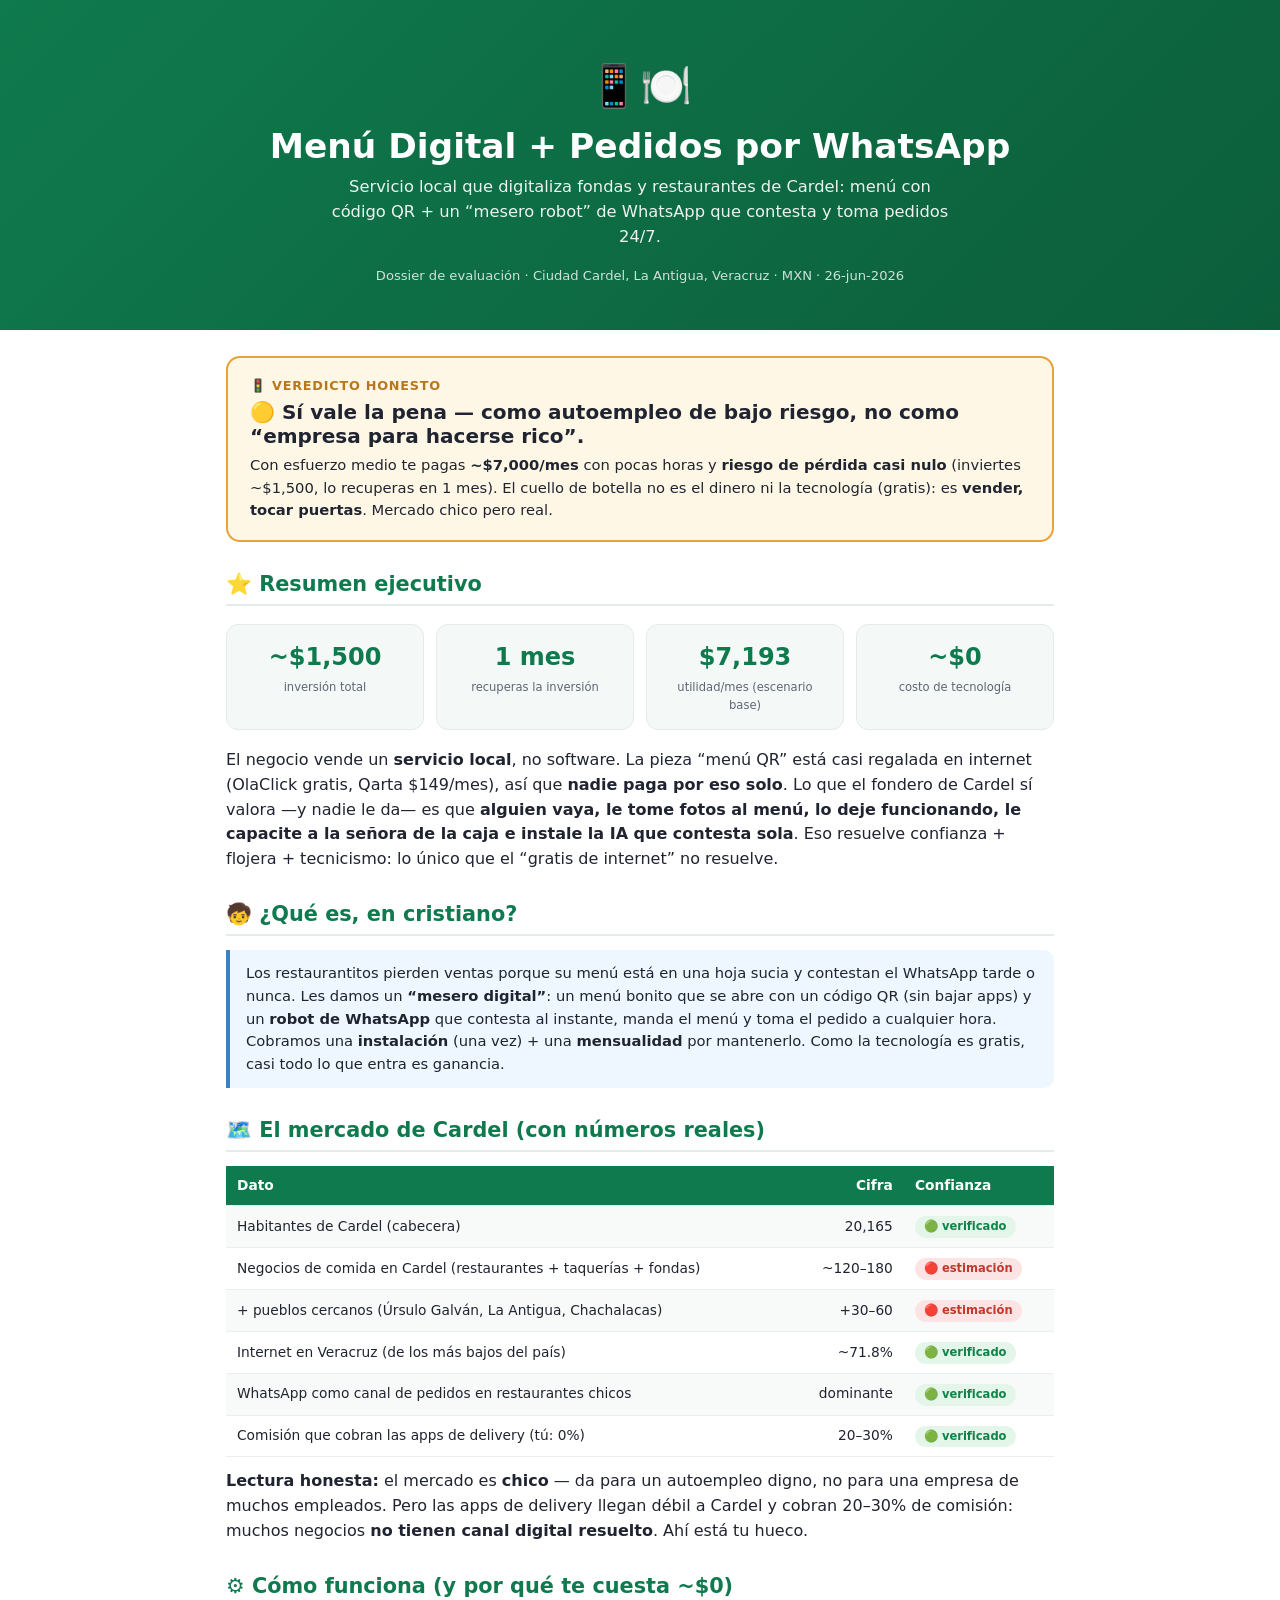
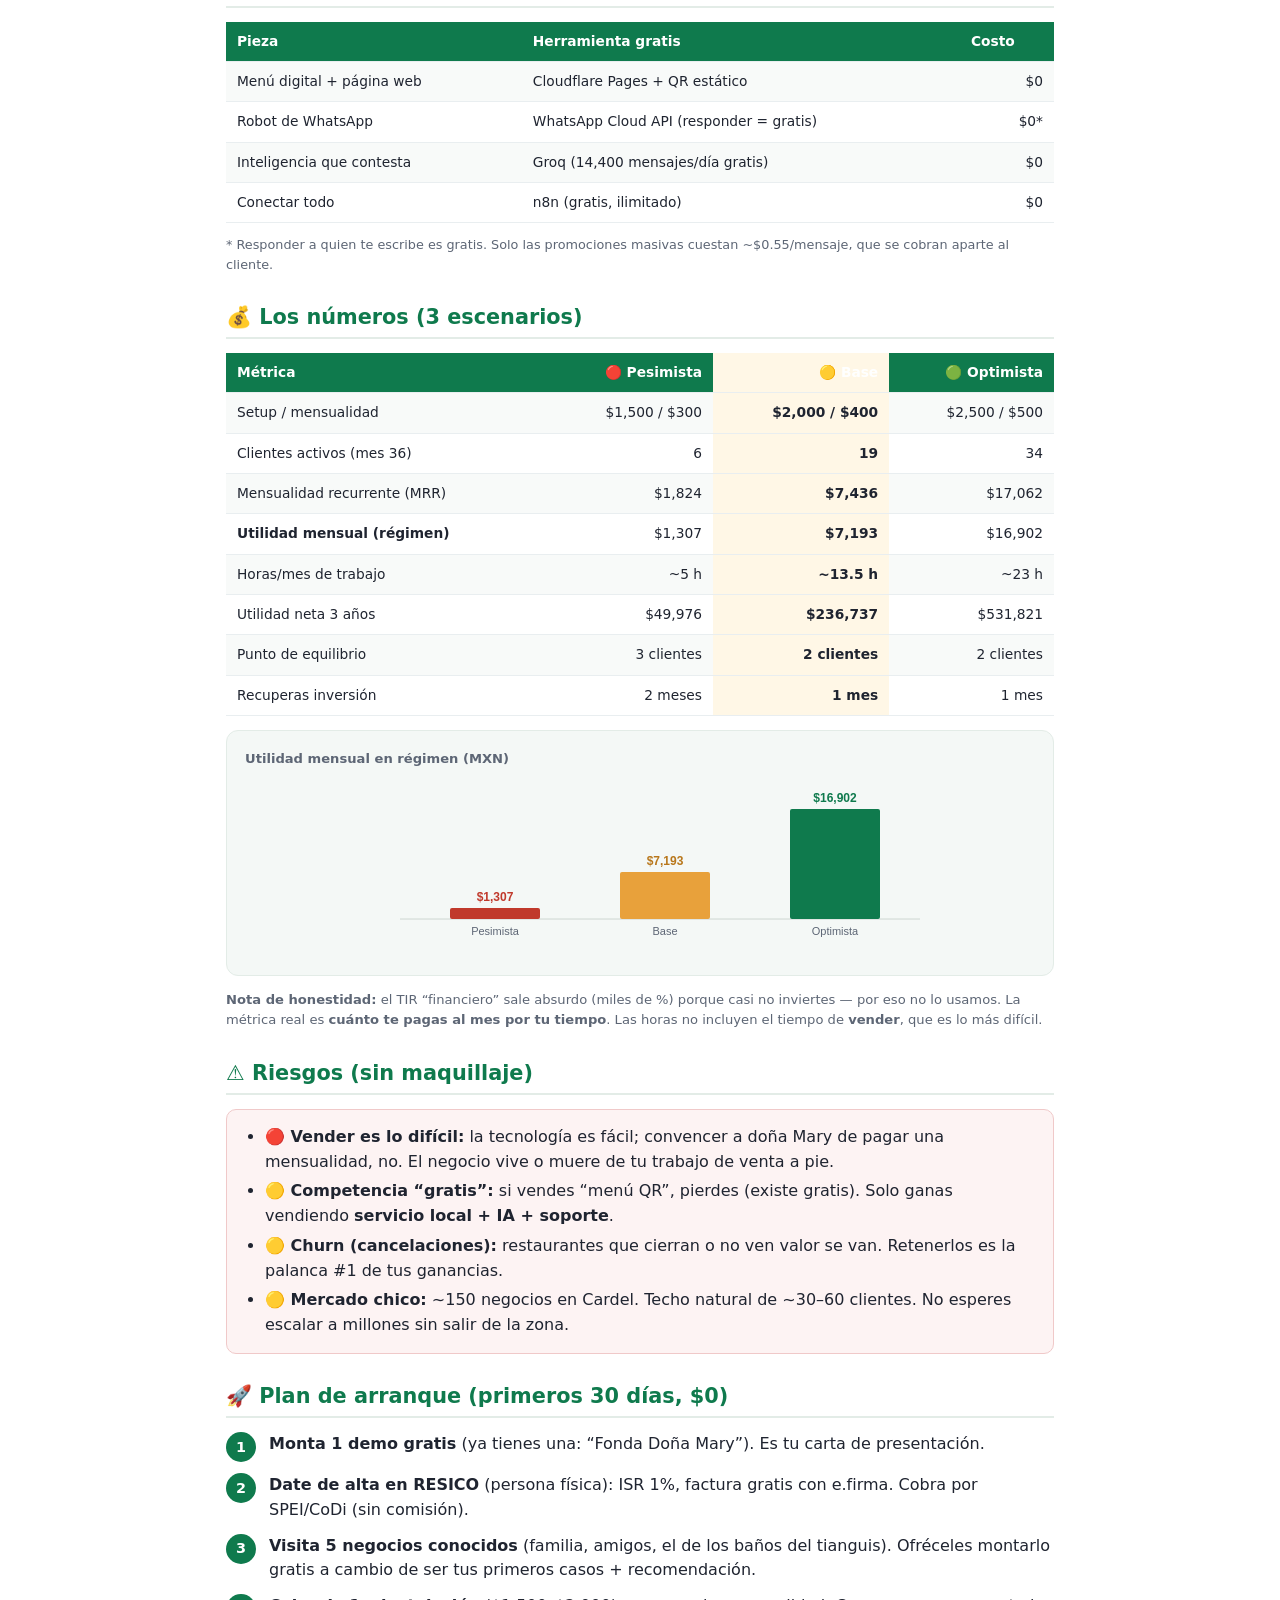
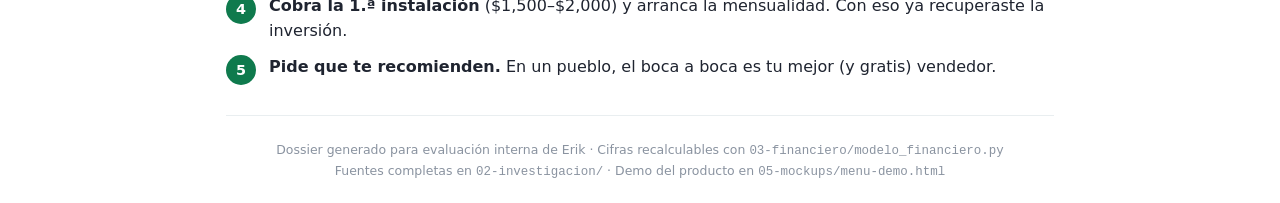
<file: html/menu-digital.html>
<!DOCTYPE html>
<html lang="es">
<head>
<meta charset="UTF-8">
<meta name="viewport" content="width=device-width, initial-scale=1.0">
<title>Dossier — Menú Digital + WhatsApp · Cardel</title>
<style>
  @page { margin: 16mm 0; }
  *{ margin:0; padding:0; box-sizing:border-box; -webkit-print-color-adjust:exact; print-color-adjust:exact; }
  body{ font-family:'Segoe UI',system-ui,sans-serif; color:#1f2430; line-height:1.55; background:#fff; }
  .wrap{ max-width:880px; margin:0 auto; padding:0 26px; }
  h1,h2,h3{ line-height:1.2; }
  .cover{ background:linear-gradient(135deg,#0f7a4d,#0c5e3b); color:#fff; padding:54px 26px 44px; text-align:center; }
  .cover .kic{ font-size:2.6rem; }
  .cover h1{ font-size:2.15rem; margin:8px 0 6px; }
  .cover p{ opacity:.92; font-size:1.02rem; max-width:620px; margin:0 auto; }
  .cover .meta{ margin-top:16px; font-size:.82rem; opacity:.8; }
  .verdict{ background:#fff7e6; border:2px solid #e8a13b; border-radius:14px; padding:18px 22px; margin:26px 0; }
  .verdict .lbl{ font-weight:700; color:#b8771b; font-size:.8rem; letter-spacing:.06em; text-transform:uppercase; }
  .verdict h2{ font-size:1.25rem; margin:4px 0 6px; color:#1f2430; }
  section{ margin:30px 0; }
  h2.sec{ font-size:1.3rem; color:#0f7a4d; border-bottom:2px solid #e3ece7; padding-bottom:7px; margin-bottom:14px; display:flex; gap:9px; align-items:center; }
  .kpis{ display:grid; grid-template-columns:repeat(4,1fr); gap:12px; margin:18px 0; }
  .kpi{ background:#f4f8f6; border:1px solid #e3ece7; border-radius:12px; padding:14px; text-align:center; }
  .kpi .n{ font-size:1.5rem; font-weight:800; color:#0f7a4d; }
  .kpi .l{ font-size:.72rem; color:#5d6675; margin-top:3px; }
  table{ width:100%; border-collapse:collapse; margin:12px 0; font-size:.86rem; }
  th,td{ padding:9px 11px; text-align:left; border-bottom:1px solid #e9eef0; }
  th{ background:#0f7a4d; color:#fff; font-weight:600; }
  td.num,th.num{ text-align:right; font-variant-numeric:tabular-nums; }
  tr:nth-child(even) td{ background:#f8faf9; }
  .base-col{ background:#fff7e6 !important; font-weight:700; }
  .pill{ display:inline-block; padding:2px 9px; border-radius:999px; font-size:.72rem; font-weight:700; }
  .g{ background:#e3f6e9; color:#11824a; } .y{ background:#fff2d6; color:#aa7510; } .r{ background:#fde4e4; color:#c0392b; }
  p{ margin:9px 0; } ul{ margin:9px 0 9px 22px; } li{ margin:5px 0; }
  .cristiano{ background:#eef6ff; border-left:4px solid #3b82c4; padding:12px 16px; border-radius:0 10px 10px 0; font-size:.92rem; }
  .chart{ background:#f4f8f6; border:1px solid #e3ece7; border-radius:12px; padding:18px; margin:14px 0; }
  .risk{ background:#fdf3f3; border:1px solid #f0c9c9; border-radius:10px; padding:6px 16px; }
  .step{ display:flex; gap:13px; margin:11px 0; align-items:flex-start; }
  .step .num{ flex:0 0 30px; height:30px; background:#0f7a4d; color:#fff; border-radius:50%; display:flex; align-items:center; justify-content:center; font-weight:700; font-size:.9rem; }
  .foot{ text-align:center; color:#8a93a0; font-size:.78rem; padding:24px; border-top:1px solid #e9eef0; margin-top:30px; }
  @media print{ .kpis{ grid-template-columns:repeat(4,1fr); } section{ break-inside:avoid; } }
</style>
</head>
<body>

<div class="cover">
  <div class="kic">📱🍽️</div>
  <h1>Menú Digital + Pedidos por WhatsApp</h1>
  <p>Servicio local que digitaliza fondas y restaurantes de Cardel: menú con código QR + un “mesero robot” de WhatsApp que contesta y toma pedidos 24/7.</p>
  <div class="meta">Dossier de evaluación · Ciudad Cardel, La Antigua, Veracruz · MXN · 26-jun-2026</div>
</div>

<div class="wrap">

  <div class="verdict">
    <div class="lbl">🚦 Veredicto honesto</div>
    <h2>🟡 Sí vale la pena — como autoempleo de bajo riesgo, no como “empresa para hacerse rico”.</h2>
    <p style="margin:0;font-size:.92rem">Con esfuerzo medio te pagas <b>~$7,000/mes</b> con pocas horas y <b>riesgo de pérdida casi nulo</b> (inviertes ~$1,500, lo recuperas en 1 mes). El cuello de botella no es el dinero ni la tecnología (gratis): es <b>vender, tocar puertas</b>. Mercado chico pero real.</p>
  </div>

  <section>
    <h2 class="sec">⭐ Resumen ejecutivo</h2>
    <div class="kpis">
      <div class="kpi"><div class="n">~$1,500</div><div class="l">inversión total</div></div>
      <div class="kpi"><div class="n">1 mes</div><div class="l">recuperas la inversión</div></div>
      <div class="kpi"><div class="n">$7,193</div><div class="l">utilidad/mes (escenario base)</div></div>
      <div class="kpi"><div class="n">~$0</div><div class="l">costo de tecnología</div></div>
    </div>
    <p>El negocio vende un <b>servicio local</b>, no software. La pieza “menú QR” está casi regalada en internet (OlaClick gratis, Qarta $149/mes), así que <b>nadie paga por eso solo</b>. Lo que el fondero de Cardel sí valora —y nadie le da— es que <b>alguien vaya, le tome fotos al menú, lo deje funcionando, le capacite a la señora de la caja e instale la IA que contesta sola</b>. Eso resuelve confianza + flojera + tecnicismo: lo único que el “gratis de internet” no resuelve.</p>
  </section>

  <section>
    <h2 class="sec">🧒 ¿Qué es, en cristiano?</h2>
    <div class="cristiano">
      Los restaurantitos pierden ventas porque su menú está en una hoja sucia y contestan el WhatsApp tarde o nunca. Les damos un <b>“mesero digital”</b>: un menú bonito que se abre con un código QR (sin bajar apps) y un <b>robot de WhatsApp</b> que contesta al instante, manda el menú y toma el pedido a cualquier hora. Cobramos una <b>instalación</b> (una vez) + una <b>mensualidad</b> por mantenerlo. Como la tecnología es gratis, casi todo lo que entra es ganancia.
    </div>
  </section>

  <section>
    <h2 class="sec">🗺️ El mercado de Cardel (con números reales)</h2>
    <table>
      <tr><th>Dato</th><th class="num">Cifra</th><th>Confianza</th></tr>
      <tr><td>Habitantes de Cardel (cabecera)</td><td class="num">20,165</td><td><span class="pill g">🟢 verificado</span></td></tr>
      <tr><td>Negocios de comida en Cardel (restaurantes + taquerías + fondas)</td><td class="num">~120–180</td><td><span class="pill r">🔴 estimación</span></td></tr>
      <tr><td>+ pueblos cercanos (Úrsulo Galván, La Antigua, Chachalacas)</td><td class="num">+30–60</td><td><span class="pill r">🔴 estimación</span></td></tr>
      <tr><td>Internet en Veracruz (de los más bajos del país)</td><td class="num">~71.8%</td><td><span class="pill g">🟢 verificado</span></td></tr>
      <tr><td>WhatsApp como canal de pedidos en restaurantes chicos</td><td class="num">dominante</td><td><span class="pill g">🟢 verificado</span></td></tr>
      <tr><td>Comisión que cobran las apps de delivery (tú: 0%)</td><td class="num">20–30%</td><td><span class="pill g">🟢 verificado</span></td></tr>
    </table>
    <p><b>Lectura honesta:</b> el mercado es <b>chico</b> — da para un autoempleo digno, no para una empresa de muchos empleados. Pero las apps de delivery llegan débil a Cardel y cobran 20–30% de comisión: muchos negocios <b>no tienen canal digital resuelto</b>. Ahí está tu hueco.</p>
  </section>

  <section>
    <h2 class="sec">⚙️ Cómo funciona (y por qué te cuesta ~$0)</h2>
    <table>
      <tr><th>Pieza</th><th>Herramienta gratis</th><th>Costo</th></tr>
      <tr><td>Menú digital + página web</td><td>Cloudflare Pages + QR estático</td><td class="num">$0</td></tr>
      <tr><td>Robot de WhatsApp</td><td>WhatsApp Cloud API (responder = gratis)</td><td class="num">$0*</td></tr>
      <tr><td>Inteligencia que contesta</td><td>Groq (14,400 mensajes/día gratis)</td><td class="num">$0</td></tr>
      <tr><td>Conectar todo</td><td>n8n (gratis, ilimitado)</td><td class="num">$0</td></tr>
    </table>
    <p style="font-size:.8rem;color:#5d6675">* Responder a quien te escribe es gratis. Solo las promociones masivas cuestan ~$0.55/mensaje, que se cobran aparte al cliente.</p>
  </section>

  <section>
    <h2 class="sec">💰 Los números (3 escenarios)</h2>
    <table>
      <tr><th>Métrica</th><th class="num">🔴 Pesimista</th><th class="num base-col">🟡 Base</th><th class="num">🟢 Optimista</th></tr>
      <tr><td>Setup / mensualidad</td><td class="num">$1,500 / $300</td><td class="num base-col">$2,000 / $400</td><td class="num">$2,500 / $500</td></tr>
      <tr><td>Clientes activos (mes 36)</td><td class="num">6</td><td class="num base-col">19</td><td class="num">34</td></tr>
      <tr><td>Mensualidad recurrente (MRR)</td><td class="num">$1,824</td><td class="num base-col">$7,436</td><td class="num">$17,062</td></tr>
      <tr><td><b>Utilidad mensual (régimen)</b></td><td class="num">$1,307</td><td class="num base-col">$7,193</td><td class="num">$16,902</td></tr>
      <tr><td>Horas/mes de trabajo</td><td class="num">~5 h</td><td class="num base-col">~13.5 h</td><td class="num">~23 h</td></tr>
      <tr><td>Utilidad neta 3 años</td><td class="num">$49,976</td><td class="num base-col">$236,737</td><td class="num">$531,821</td></tr>
      <tr><td>Punto de equilibrio</td><td class="num">3 clientes</td><td class="num base-col">2 clientes</td><td class="num">2 clientes</td></tr>
      <tr><td>Recuperas inversión</td><td class="num">2 meses</td><td class="num base-col">1 mes</td><td class="num">1 mes</td></tr>
    </table>

    <div class="chart">
      <div style="font-size:.82rem;font-weight:700;color:#5d6675;margin-bottom:10px">Utilidad mensual en régimen (MXN)</div>
      <svg viewBox="0 0 600 170" width="100%" height="170" font-family="Segoe UI,sans-serif">
        <!-- ejes base -->
        <line x1="60" y1="140" x2="580" y2="140" stroke="#cdd6d1" stroke-width="1"/>
        <!-- Pesimista 1307 -->
        <rect x="110" y="129" width="90" height="11" fill="#c0392b" rx="2"/>
        <text x="155" y="122" text-anchor="middle" font-size="12" fill="#c0392b" font-weight="700">$1,307</text>
        <text x="155" y="156" text-anchor="middle" font-size="11" fill="#5d6675">Pesimista</text>
        <!-- Base 7193 -> escala: 16902 max -> 110px max -->
        <rect x="280" y="93" width="90" height="47" fill="#e8a13b" rx="2"/>
        <text x="325" y="86" text-anchor="middle" font-size="12" fill="#b8771b" font-weight="700">$7,193</text>
        <text x="325" y="156" text-anchor="middle" font-size="11" fill="#5d6675">Base</text>
        <!-- Optimista 16902 -->
        <rect x="450" y="30" width="90" height="110" fill="#0f7a4d" rx="2"/>
        <text x="495" y="23" text-anchor="middle" font-size="12" fill="#0f7a4d" font-weight="700">$16,902</text>
        <text x="495" y="156" text-anchor="middle" font-size="11" fill="#5d6675">Optimista</text>
      </svg>
    </div>
    <p style="font-size:.82rem;color:#5d6675"><b>Nota de honestidad:</b> el TIR “financiero” sale absurdo (miles de %) porque casi no inviertes — por eso no lo usamos. La métrica real es <b>cuánto te pagas al mes por tu tiempo</b>. Las horas no incluyen el tiempo de <b>vender</b>, que es lo más difícil.</p>
  </section>

  <section>
    <h2 class="sec">⚠️ Riesgos (sin maquillaje)</h2>
    <div class="risk">
      <ul>
        <li><b>🔴 Vender es lo difícil:</b> la tecnología es fácil; convencer a doña Mary de pagar una mensualidad, no. El negocio vive o muere de tu trabajo de venta a pie.</li>
        <li><b>🟡 Competencia “gratis”:</b> si vendes “menú QR”, pierdes (existe gratis). Solo ganas vendiendo <b>servicio local + IA + soporte</b>.</li>
        <li><b>🟡 Churn (cancelaciones):</b> restaurantes que cierran o no ven valor se van. Retenerlos es la palanca #1 de tus ganancias.</li>
        <li><b>🟡 Mercado chico:</b> ~150 negocios en Cardel. Techo natural de ~30–60 clientes. No esperes escalar a millones sin salir de la zona.</li>
      </ul>
    </div>
  </section>

  <section>
    <h2 class="sec">🚀 Plan de arranque (primeros 30 días, $0)</h2>
    <div class="step"><div class="num">1</div><div><b>Monta 1 demo gratis</b> (ya tienes una: “Fonda Doña Mary”). Es tu carta de presentación.</div></div>
    <div class="step"><div class="num">2</div><div><b>Date de alta en RESICO</b> (persona física): ISR 1%, factura gratis con e.firma. Cobra por SPEI/CoDi (sin comisión).</div></div>
    <div class="step"><div class="num">3</div><div><b>Visita 5 negocios conocidos</b> (familia, amigos, el de los baños del tianguis). Ofréceles montarlo gratis a cambio de ser tus primeros casos + recomendación.</div></div>
    <div class="step"><div class="num">4</div><div><b>Cobra la 1.ª instalación</b> ($1,500–$2,000) y arranca la mensualidad. Con eso ya recuperaste la inversión.</div></div>
    <div class="step"><div class="num">5</div><div><b>Pide que te recomienden.</b> En un pueblo, el boca a boca es tu mejor (y gratis) vendedor.</div></div>
  </section>

  <div class="foot">
    Dossier generado para evaluación interna de Erik · Cifras recalculables con <code>03-financiero/modelo_financiero.py</code><br>
    Fuentes completas en <code>02-investigacion/</code> · Demo del producto en <code>05-mockups/menu-demo.html</code>
  </div>

</div>
</body>
</html>
</file>
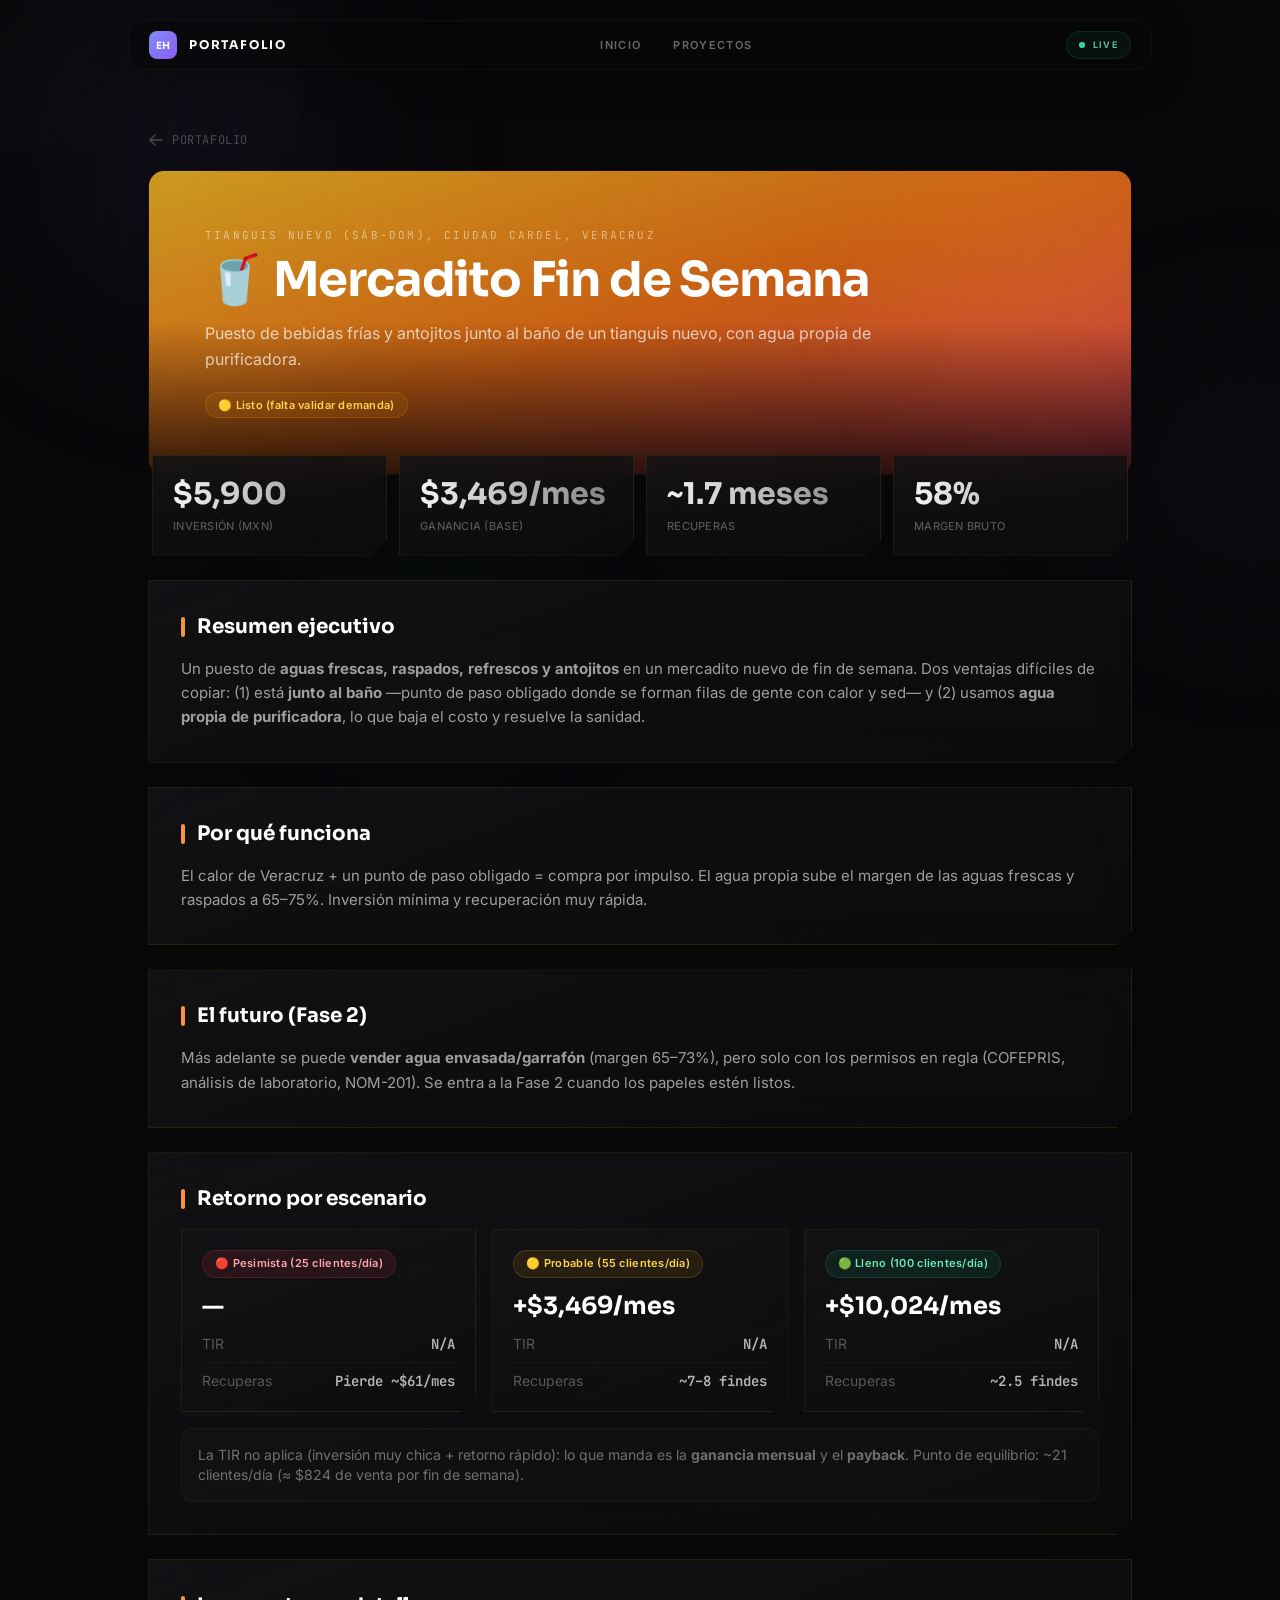
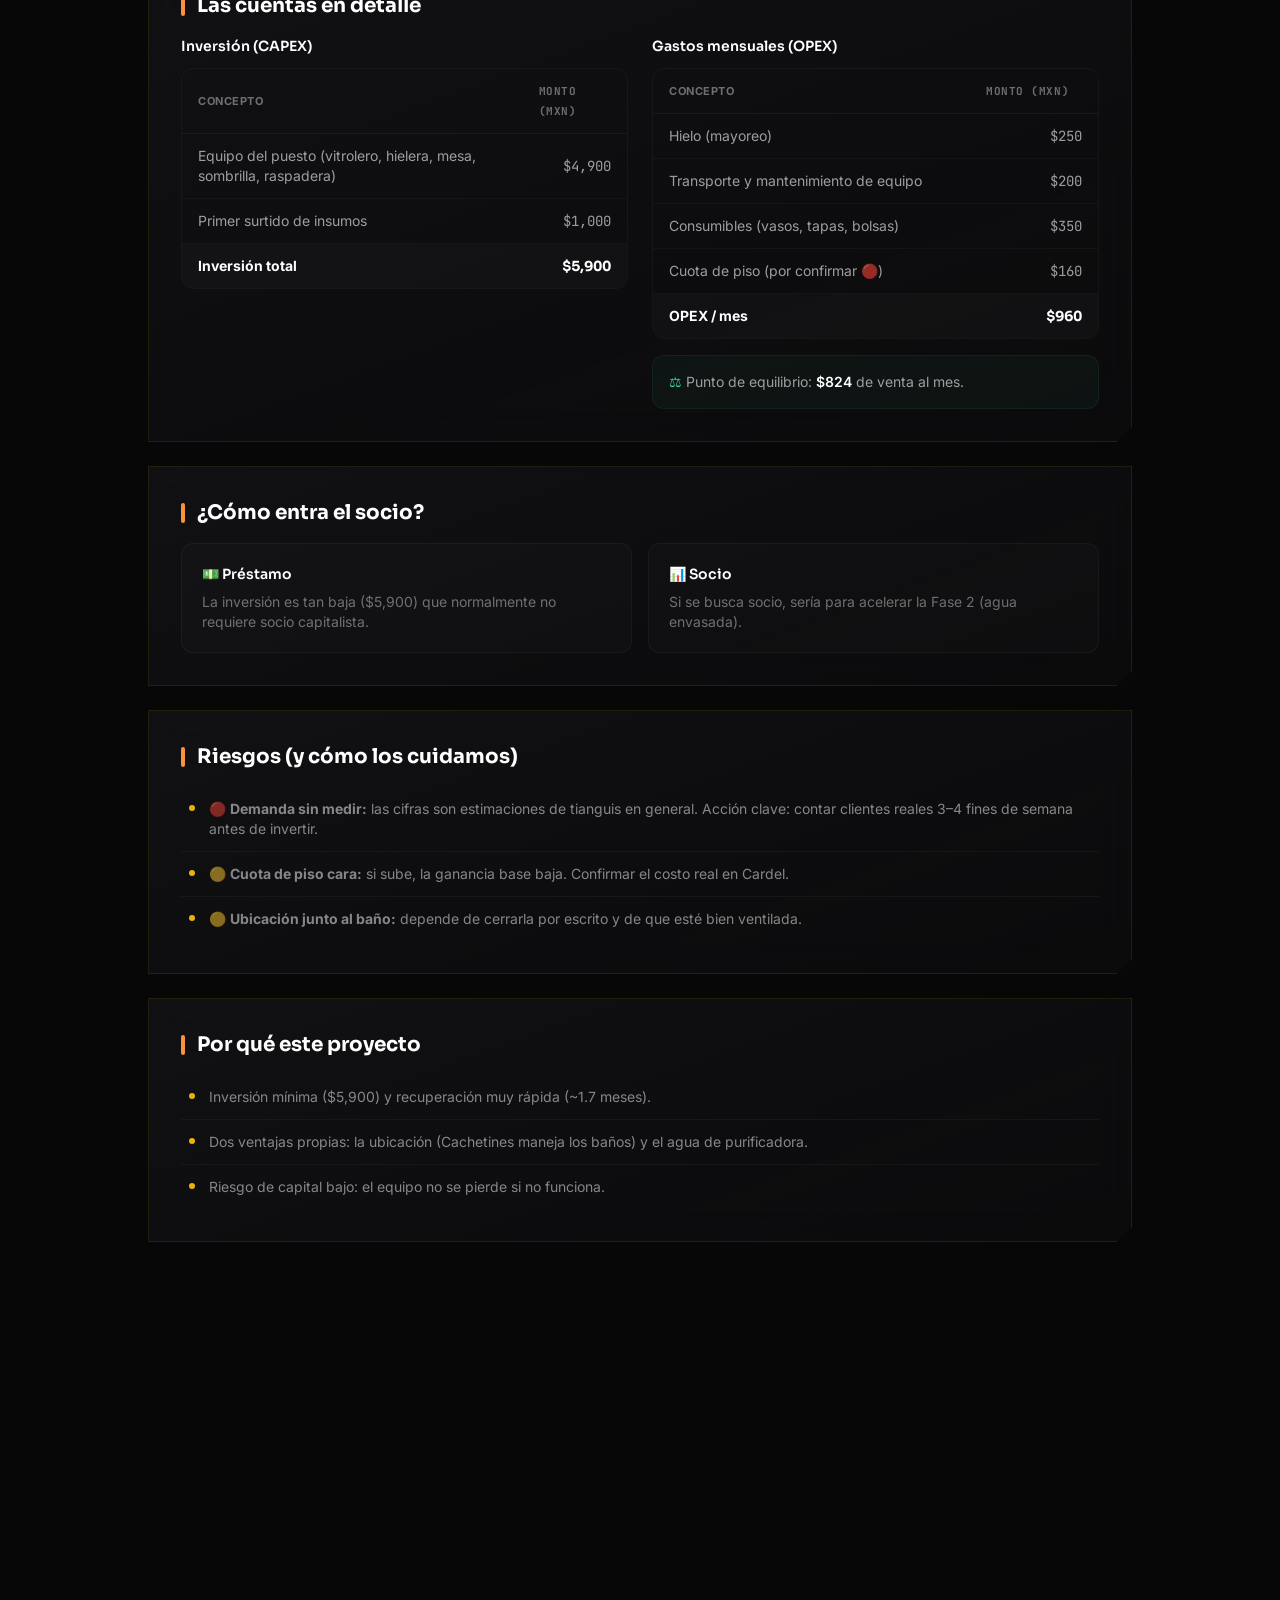
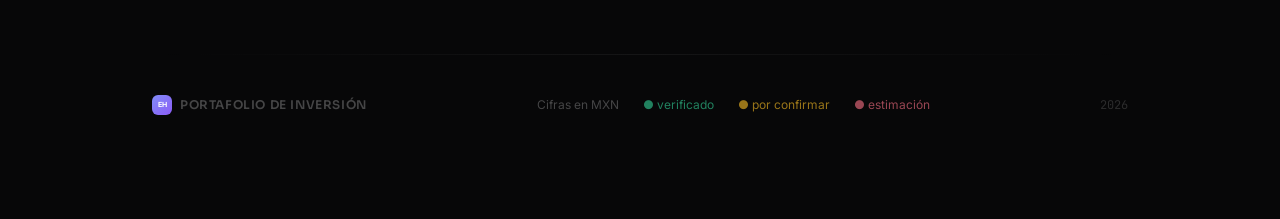
<file: html/mercadito.html>
<!DOCTYPE html><html lang="es"><head>
<meta charset="UTF-8"><meta name="viewport" content="width=device-width, initial-scale=1.0">
<title>Mercadito Fin de Semana · Inversión</title><link rel="preconnect" href="https://fonts.googleapis.com"><link rel="preconnect" href="https://fonts.gstatic.com" crossorigin><link href="https://fonts.googleapis.com/css2?family=Inter:wght@300;400;500;600;700&family=Sora:wght@600;700;800&family=JetBrains+Mono:wght@400;500;600&display=swap" rel="stylesheet">
<link rel="stylesheet" href="../assets/tw.css">
<style>
  /* ═══ BASE ═══ */
  body {
    background-color: #070708;
    cursor: none;
    overflow-x: hidden;
  }

  /* ═══ PARTICLE CANVAS ═══ */
  #particle-canvas {
    position: fixed;
    inset: 0;
    z-index: 0;
    pointer-events: none;
  }

  /* ═══ FLOATING GRADIENT ORBS ═══ */
  .orb {
    position: fixed;
    border-radius: 50%;
    filter: blur(80px);
    pointer-events: none;
    z-index: 0;
    will-change: transform;
    transition: transform 0.3s ease-out;
  }
  .orb-1 {
    width: 500px; height: 500px;
    background: radial-gradient(circle, rgba(129,140,248,0.08), transparent 70%);
    top: -10%; left: -5%;
  }
  .orb-2 {
    width: 400px; height: 400px;
    background: radial-gradient(circle, rgba(192,132,252,0.06), transparent 70%);
    top: 30%; right: -10%;
  }
  .orb-3 {
    width: 350px; height: 350px;
    background: radial-gradient(circle, rgba(52,211,153,0.05), transparent 70%);
    bottom: 10%; left: 20%;
  }

  /* ═══ MOUSE GLOW ═══ */
  #mouse-glow {
    position: fixed;
    width: 400px; height: 400px;
    border-radius: 50%;
    background: radial-gradient(circle, rgba(129,140,248,0.04), transparent 60%);
    pointer-events: none;
    z-index: 0;
    transform: translate(-50%,-50%) translate3d(-999px,-999px,0);
    will-change: transform;
    transition: opacity 0.3s ease;
  }

  /* ═══ SCROLL PROGRESS BAR ═══ */
  #scroll-progress {
    position: fixed;
    top: 0; left: 0;
    height: 3px;
    background: linear-gradient(90deg, #eab308, #4ade80, #22d3ee);
    z-index: 9999;
    width: 0%;
    transition: width 0.05s linear;
    box-shadow: 0 0 15px rgba(234,179,8,0.8);
  }

  /* ═══ SCANLINES & HALFTONE ═══ */
  .grid-overlay {
    position: fixed;
    inset: 0;
    z-index: 0;
    pointer-events: none;
    background: 
      linear-gradient(rgba(18, 16, 16, 0) 50%, rgba(0, 0, 0, 0.25) 50%), 
      linear-gradient(90deg, rgba(255, 0, 0, 0.06), rgba(0, 255, 0, 0.02), rgba(0, 0, 255, 0.06));
    background-size: 100% 2px, 3px 100%;
    opacity: 0.8;
  }
  .halftone-overlay {
    position: fixed;
    inset: 0;
    z-index: 0;
    pointer-events: none;
    background-image: radial-gradient(circle, rgba(234,179,8,0.1) 1px, transparent 1.5px);
    background-size: 20px 20px;
    opacity: 0.3;
  }

  /* ═══ NOISE TEXTURE ═══ */
  .noise-overlay {
    position: fixed;
    inset: 0;
    z-index: 1;
    pointer-events: none;
    opacity: 0.03;
  }

  /* ═══ MECHA CROSSHAIR CURSOR ═══ */
  .custom-cursor {
    position: fixed;
    top: 0; left: 0;
    width: 40px; height: 40px;
    border: 1px solid rgba(234,179,8,0.4);
    pointer-events: none;
    z-index: 10000;
    transform: translate3d(-100px,-100px,0);
    transition: width 0.1s, height 0.1s, border-color 0.1s;
    will-change: transform;
    clip-path: polygon(0 20%, 20% 0, 80% 0, 100% 20%, 100% 80%, 80% 100%, 20% 100%, 0 80%);
  }
  .custom-cursor::before, .custom-cursor::after {
    content: '';
    position: absolute;
    background: rgba(234,179,8,0.6);
  }
  .custom-cursor::before { top: 50%; left: -10px; right: -10px; height: 1px; }
  .custom-cursor::after { left: 50%; top: -10px; bottom: -10px; width: 1px; }
  
  .cursor-dot {
    position: fixed;
    top: 0; left: 0;
    width: 4px; height: 4px;
    background: #eab308;
    pointer-events: none;
    z-index: 10001;
    transform: translate3d(-100px,-100px,0) rotate(45deg);
    will-change: transform;
    box-shadow: 0 0 10px #eab308;
  }
  @media (max-width: 768px) {
    .custom-cursor, .cursor-dot, #mouse-glow { display: none !important; }
    body { cursor: auto !important; }
    #particle-canvas { display: none; }
  }
  .custom-cursor.hover {
    width: 50px; height: 50px;
    border-color: #22d3ee;
  }
  .custom-cursor.hover::before, .custom-cursor.hover::after {
    background: #22d3ee;
  }

  /* ═══ CARD SPOTLIGHT + TILT ═══ */
  .spotlight-card {
    position: relative;
    overflow: hidden;
    transition: all 0.3s cubic-bezier(0.25, 0.46, 0.45, 0.94);
    transform-style: preserve-3d;
    perspective: 1000px;
    border-radius: 0; /* Sharp edges */
    clip-path: polygon(0 0, 100% 0, 100% calc(100% - 15px), calc(100% - 15px) 100%, 0 100%);
    border: 1px solid rgba(234,179,8,0.1);
  }
  .spotlight-card::before {
    content: '';
    position: absolute;
    inset: 0;
    background: radial-gradient(450px circle at var(--mx,-999px) var(--my,-999px),
      rgba(234,179,8,0.1), transparent 65%);
    z-index: 0;
    pointer-events: none;
    opacity: 0;
    transition: opacity 0.3s ease;
  }
  .spotlight-card:hover::before { opacity: 1; }
  .spotlight-card:hover {
    border-color: rgba(234,179,8,0.4) !important;
    box-shadow: inset 0 0 20px rgba(234,179,8,0.1);
  }

  /* ═══ SCROLL REVEAL ═══ */
  .reveal {
    opacity: 0;
    transform: translateY(35px);
    transition: opacity 0.9s cubic-bezier(0.16,1,0.3,1),
                transform 0.9s cubic-bezier(0.16,1,0.3,1);
  }
  .reveal.active {
    opacity: 1;
    transform: translateY(0);
  }

  /* ═══ PARALLAX ELEMENTS ═══ */
  [data-parallax] {
    will-change: transform;
    transition: transform 0.1s linear;
  }

  /* ═══ ANIMATED SHIMMER LINE ═══ */
  .shimmer-line {
    height: 1px;
    background: linear-gradient(90deg, transparent, rgba(129,140,248,0.3), transparent);
    background-size: 200% 100%;
    animation: shimmer 3s ease-in-out infinite;
  }

  @keyframes shimmer {
    0% { background-position: -200% 0; }
    100% { background-position: 200% 0; }
  }

  @keyframes aurora {
    0% { background-position: 0% 50%; }
    50% { background-position: 100% 50%; }
    100% { background-position: 0% 50%; }
  }

  /* ═══ STAGGER DELAYS ═══ */
  .delay-1 { transition-delay: 80ms; animation-delay: 80ms; }
  .delay-2 { transition-delay: 160ms; animation-delay: 160ms; }
  .delay-3 { transition-delay: 240ms; animation-delay: 240ms; }
  .delay-4 { transition-delay: 320ms; animation-delay: 320ms; }
  .delay-5 { transition-delay: 400ms; animation-delay: 400ms; }
  .delay-6 { transition-delay: 480ms; animation-delay: 480ms; }

  /* ═══ MAGNETIC HOVER ═══ */
  .magnetic {
    transition: transform 0.3s cubic-bezier(0.16,1,0.3,1);
  }

  /* ═══ PROJECT CARD ═══ */
  .project-card .card-gradient {
    transition: opacity 0.5s ease, transform 0.8s cubic-bezier(0.16,1,0.3,1);
  }
  .project-card:hover .card-gradient {
    opacity: 0.95;
    transform: scale(1.08);
  }

  /* ═══ GRADIENT BORDER ═══ */
  .gradient-border::after {
    content: '';
    position: absolute;
    inset: 0;
    border-radius: inherit;
    padding: 1px;
    background: linear-gradient(135deg, rgba(129,140,248,0.3), transparent 50%, rgba(192,132,252,0.2));
    -webkit-mask: linear-gradient(#fff 0 0) content-box, linear-gradient(#fff 0 0);
    -webkit-mask-composite: xor;
    mask-composite: exclude;
    pointer-events: none;
  }

  /* ═══ SCROLL INDICATOR PULSE ═══ */
  .scroll-indicator {
    animation: scrollBounce 2s ease-in-out infinite;
  }
  @keyframes scrollBounce {
    0%,100% { transform: translateY(0); opacity: 0.4; }
    50% { transform: translateY(8px); opacity: 0.8; }
  }

  .scroll-chips { scrollbar-width: none; }
  .scroll-chips::-webkit-scrollbar { display: none; }
</style>
</head><body class="min-h-screen antialiased pb-10">
  <!-- Scroll Progress -->
  <div id="scroll-progress"></div>
  <!-- Particle Canvas -->
  <canvas id="particle-canvas"></canvas>
  <!-- Floating Gradient Orbs -->
  <div class="orb orb-1" id="orb1"></div>
  <div class="orb orb-2" id="orb2"></div>
  <div class="orb orb-3" id="orb3"></div>
  <!-- Mouse Glow -->
  <div id="mouse-glow"></div>
  <!-- Grid overlay -->
  <div class="grid-overlay" id="grid-ov"></div>
  <!-- Noise texture -->
  <svg class="noise-overlay" xmlns="http://www.w3.org/2000/svg">
    <filter id="noise"><feTurbulence type="fractalNoise" baseFrequency="0.75" numOctaves="4" stitchTiles="stitch"/></filter>
    <rect width="100%" height="100%" filter="url(#noise)"/>
  </svg>
  <!-- Cursors -->
  <div id="cursor-ring" class="custom-cursor"></div>
  <div id="cursor-dot" class="cursor-dot"></div>

  <div class="relative z-10">
  <header class="fixed top-0 left-0 right-0 z-50 px-4 pt-5">
  <nav class="nav-bar max-w-5xl mx-auto backdrop-blur-xl bg-surface-0/50 border border-white/[0.04] rounded-2xl py-2.5 px-5 flex items-center justify-between transition-all duration-500" style="box-shadow:0 8px 40px -12px rgba(0,0,0,.5)">
    <div class="flex items-center gap-3">
      <div class="relative w-7 h-7 rounded-lg bg-gradient-to-br from-indigo-400 to-violet-500 flex items-center justify-center shadow-glow-sm magnetic">
        <span class="font-display font-bold text-white text-[10px]">EH</span>
      </div>
      <a href="../index.html" class="font-display font-bold text-white text-xs tracking-[.15em] uppercase hover:text-accent-bright transition-colors duration-300 magnetic interactive">Portafolio</a>
    </div>
    <div class="hidden md:flex items-center gap-8 text-[11px] font-semibold tracking-[.12em] uppercase text-white/40">
      <a href="../index.html" class="hover:text-white transition-colors duration-300 relative group magnetic interactive">
        Inicio
        <span class="absolute -bottom-1 left-0 w-0 h-px bg-accent group-hover:w-full transition-all duration-300"></span>
      </a>
      <a href="../index.html#oportunidades" class="hover:text-white transition-colors duration-300 relative group magnetic interactive">
        Proyectos
        <span class="absolute -bottom-1 left-0 w-0 h-px bg-accent group-hover:w-full transition-all duration-300"></span>
      </a>
    </div>
    <div class="flex items-center gap-2 rounded-full py-1.5 px-3 magnetic interactive" style="background:rgba(52,211,153,0.06);border:1px solid rgba(52,211,153,0.12)">
      <span class="relative flex h-1.5 w-1.5">
        <span class="animate-ping absolute inline-flex h-full w-full rounded-full bg-emerald-400 opacity-60"></span>
        <span class="relative inline-flex rounded-full h-1.5 w-1.5 bg-emerald-400"></span>
      </span>
      <span class="text-[9px] uppercase tracking-[.15em] font-bold text-emerald-300/80">Live</span>
    </div>
  </nav>
</header>
<main class="max-w-5xl mx-auto px-5 pb-16 pt-28">
<a href="../index.html" class="inline-flex items-center gap-2 mt-5 text-sm text-white/25 hover:text-white/60 transition-colors duration-300 group"><svg class="w-4 h-4 group-hover:-translate-x-0.5 transition-transform" xmlns="http://www.w3.org/2000/svg" fill="none" viewBox="0 0 24 24" stroke-width="2" stroke="currentColor"><path stroke-linecap="round" stroke-linejoin="round" d="M10.5 19.5L3 12m0 0l7.5-7.5M3 12h18"/></svg><span class="font-mono text-xs tracking-wider uppercase">Portafolio</span></a>
<section class="relative overflow-hidden rounded-2xl mt-4 reveal" style="border:1px solid rgba(255,255,255,0.04)">
  <!-- Gradient background -->
  <div class="absolute inset-0 bg-gradient-to-br from-amber-400 via-orange-500 to-rose-500 opacity-80"></div>
  <div class="absolute inset-0 bg-gradient-to-t from-surface-0/80 via-transparent to-transparent"></div>
  <!-- Ambient glow -->
  <div class="absolute -right-20 -top-20 w-80 h-80 rounded-full blur-3xl animate-floaty" style="background:rgba(251,146,60,.12)"></div>
  <div class="absolute -left-20 bottom-0 w-60 h-60 rounded-full blur-3xl opacity-50" style="background:rgba(251,146,60,.12)"></div>
  <!-- Content -->
  <div class="relative p-8 md:p-14">
    <p class="font-mono text-[11px] tracking-[.2em] uppercase text-white/50">Tianguis nuevo (sáb-dom), Ciudad Cardel, Veracruz</p>
    <h1 class="text-3xl md:text-5xl font-display font-bold text-white mt-3 leading-[1.1] tracking-tight">🥤 Mercadito Fin de Semana</h1>
    <p class="text-white/70 text-base mt-4 max-w-2xl leading-relaxed">Puesto de bebidas frías y antojitos junto al baño de un tianguis nuevo, con agua propia de purificadora.</p>
    <div class="mt-5 flex flex-wrap gap-2"><span class="badge b-yellow">🟡 Listo (falta validar demanda)</span></div>
  </div>
</section>
<div class="-mt-5 relative z-10 px-1"><div class="grid grid-cols-2 md:grid-cols-4 gap-3"><div class="spotlight-card card px-5 py-5 reveal delay-1">
  <div class="relative z-10">
    <div class="text-2xl md:text-3xl font-display font-bold grad-text">$5,900</div>
    <div class="text-[11px] text-white/30 mt-1.5 font-medium tracking-wide uppercase">Inversión (MXN)</div>
  </div>
</div><div class="spotlight-card card px-5 py-5 reveal delay-2">
  <div class="relative z-10">
    <div class="text-2xl md:text-3xl font-display font-bold grad-text">$3,469/mes</div>
    <div class="text-[11px] text-white/30 mt-1.5 font-medium tracking-wide uppercase">Ganancia (base)</div>
  </div>
</div><div class="spotlight-card card px-5 py-5 reveal delay-3">
  <div class="relative z-10">
    <div class="text-2xl md:text-3xl font-display font-bold grad-text">~1.7 meses</div>
    <div class="text-[11px] text-white/30 mt-1.5 font-medium tracking-wide uppercase">Recuperas</div>
  </div>
</div><div class="spotlight-card card px-5 py-5 reveal delay-4">
  <div class="relative z-10">
    <div class="text-2xl md:text-3xl font-display font-bold grad-text">58%</div>
    <div class="text-[11px] text-white/30 mt-1.5 font-medium tracking-wide uppercase">Margen bruto</div>
  </div>
</div></div></div>
<section class="spotlight-card card p-6 md:p-8 mt-6 reveal">
  <div class="relative z-10">
    <h2 class="text-lg md:text-xl font-display font-bold flex items-center gap-3">
      <span class="inline-block w-1 h-5 rounded-full" style="background:#fb923c"></span>Resumen ejecutivo
    </h2>
    <div class="mt-4 text-white/60 leading-relaxed text-[15px]"><p>Un puesto de <b>aguas frescas, raspados, refrescos y antojitos</b> en un mercadito nuevo de fin de semana. Dos ventajas difíciles de copiar: (1) está <b>junto al baño</b> —punto de paso obligado donde se forman filas de gente con calor y sed— y (2) usamos <b>agua propia de purificadora</b>, lo que baja el costo y resuelve la sanidad.</p></div>
  </div>
</section>


<section class="spotlight-card card p-6 md:p-8 mt-6 reveal">
  <div class="relative z-10">
    <h2 class="text-lg md:text-xl font-display font-bold flex items-center gap-3">
      <span class="inline-block w-1 h-5 rounded-full" style="background:#fb923c"></span>Por qué funciona
    </h2>
    <div class="mt-4 text-white/60 leading-relaxed text-[15px]"><p>El calor de Veracruz + un punto de paso obligado = compra por impulso. El agua propia sube el margen de las aguas frescas y raspados a 65–75%. Inversión mínima y recuperación muy rápida.</p></div>
  </div>
</section>
<section class="spotlight-card card p-6 md:p-8 mt-6 reveal">
  <div class="relative z-10">
    <h2 class="text-lg md:text-xl font-display font-bold flex items-center gap-3">
      <span class="inline-block w-1 h-5 rounded-full" style="background:#fb923c"></span>El futuro (Fase 2)
    </h2>
    <div class="mt-4 text-white/60 leading-relaxed text-[15px]"><p>Más adelante se puede <b>vender agua envasada/garrafón</b> (margen 65–73%), pero solo con los permisos en regla (COFEPRIS, análisis de laboratorio, NOM-201). Se entra a la Fase 2 cuando los papeles estén listos.</p></div>
  </div>
</section>

<section class="spotlight-card card p-6 md:p-8 mt-6 reveal">
  <div class="relative z-10">
    <h2 class="text-lg md:text-xl font-display font-bold flex items-center gap-3">
      <span class="inline-block w-1 h-5 rounded-full" style="background:#fb923c"></span>Retorno por escenario
    </h2>
    <div class="mt-4 text-white/60 leading-relaxed text-[15px]"><div class="grid sm:grid-cols-3 gap-4"><div class="spotlight-card card p-5">
  <div class="relative z-10">
    <span class="badge b-red">🔴 Pesimista (25 clientes/día)</span>
    <div class="text-2xl font-display font-bold text-white mt-3">—</div>
    <div class="mt-3 space-y-2 text-sm">
      <div class="flex justify-between items-center"><span class="text-white/30">TIR</span><span class="font-mono font-semibold text-white/70">N/A</span></div>
      <div class="h-px bg-white/[0.03]"></div>
      <div class="flex justify-between items-center"><span class="text-white/30">Recuperas</span><span class="font-mono font-semibold text-white/70">Pierde ~$61/mes</span></div>
    </div>
  </div>
</div><div class="spotlight-card card p-5">
  <div class="relative z-10">
    <span class="badge b-yellow">🟡 Probable (55 clientes/día)</span>
    <div class="text-2xl font-display font-bold text-white mt-3">+$3,469/mes</div>
    <div class="mt-3 space-y-2 text-sm">
      <div class="flex justify-between items-center"><span class="text-white/30">TIR</span><span class="font-mono font-semibold text-white/70">N/A</span></div>
      <div class="h-px bg-white/[0.03]"></div>
      <div class="flex justify-between items-center"><span class="text-white/30">Recuperas</span><span class="font-mono font-semibold text-white/70">~7–8 findes</span></div>
    </div>
  </div>
</div><div class="spotlight-card card p-5">
  <div class="relative z-10">
    <span class="badge b-green">🟢 Lleno (100 clientes/día)</span>
    <div class="text-2xl font-display font-bold text-white mt-3">+$10,024/mes</div>
    <div class="mt-3 space-y-2 text-sm">
      <div class="flex justify-between items-center"><span class="text-white/30">TIR</span><span class="font-mono font-semibold text-white/70">N/A</span></div>
      <div class="h-px bg-white/[0.03]"></div>
      <div class="flex justify-between items-center"><span class="text-white/30">Recuperas</span><span class="font-mono font-semibold text-white/70">~2.5 findes</span></div>
    </div>
  </div>
</div></div><div class="mt-4 text-sm text-white/40 rounded-xl p-4" style="background:rgba(255,255,255,0.015);border:1px solid rgba(255,255,255,0.04)">La TIR no aplica (inversión muy chica + retorno rápido): lo que manda es la <b>ganancia mensual</b> y el <b>payback</b>. Punto de equilibrio: ~21 clientes/día (≈ $824 de venta por fin de semana).</div></div>
  </div>
</section>
<section class="spotlight-card card p-6 md:p-8 mt-6 reveal">
  <div class="relative z-10">
    <h2 class="text-lg md:text-xl font-display font-bold flex items-center gap-3">
      <span class="inline-block w-1 h-5 rounded-full" style="background:#fb923c"></span>Las cuentas en detalle
    </h2>
    <div class="mt-4 text-white/60 leading-relaxed text-[15px]"><div class="grid md:grid-cols-2 gap-6">
  <div><h3 class="font-display font-semibold text-white text-sm mb-3">Inversión (CAPEX)</h3><div class="rounded-xl overflow-hidden border border-white/[0.04]"><table class="ptable"><tr><th>Concepto</th><th class="num">Monto (MXN)</th></tr><tr><td>Equipo del puesto (vitrolero, hielera, mesa, sombrilla, raspadera)</td><td class="num text-white/60">$4,900</td></tr><tr><td>Primer surtido de insumos</td><td class="num text-white/60">$1,000</td></tr><tr style="background:rgba(255,255,255,0.02)"><td class="font-bold text-white">Inversión total</td><td class="num font-bold text-white font-display">$5,900</td></tr></table></div></div>
  <div><h3 class="font-display font-semibold text-white text-sm mb-3">Gastos mensuales (OPEX)</h3><div class="rounded-xl overflow-hidden border border-white/[0.04]"><table class="ptable"><tr><th>Concepto</th><th class="num">Monto (MXN)</th></tr><tr><td>Hielo (mayoreo)</td><td class="num text-white/60">$250</td></tr><tr><td>Transporte y mantenimiento de equipo</td><td class="num text-white/60">$200</td></tr><tr><td>Consumibles (vasos, tapas, bolsas)</td><td class="num text-white/60">$350</td></tr><tr><td>Cuota de piso (por confirmar 🔴)</td><td class="num text-white/60">$160</td></tr><tr style="background:rgba(255,255,255,0.02)"><td class="font-bold text-white">OPEX / mes</td><td class="num font-bold text-white font-display">$960</td></tr></table></div><div class="mt-4 rounded-xl p-4 text-sm" style="background:rgba(52,211,153,0.04);border:1px solid rgba(52,211,153,0.08)"><span class="text-emerald-400">⚖️</span> <span class="text-white/60">Punto de equilibrio: <span class="text-white font-semibold">$824</span> de venta al mes.</span></div></div>
</div></div>
  </div>
</section>
<section class="spotlight-card card p-6 md:p-8 mt-6 reveal">
  <div class="relative z-10">
    <h2 class="text-lg md:text-xl font-display font-bold flex items-center gap-3">
      <span class="inline-block w-1 h-5 rounded-full" style="background:#fb923c"></span>¿Cómo entra el socio?
    </h2>
    <div class="mt-4 text-white/60 leading-relaxed text-[15px]"><div class="grid md:grid-cols-2 gap-4">
  <div class="rounded-xl p-5" style="background:rgba(255,255,255,0.015);border:1px solid rgba(255,255,255,0.04)">
    <div class="font-display font-semibold text-white text-sm">💵 Préstamo</div>
    <p class="text-white/40 text-sm mt-2">La inversión es tan baja ($5,900) que normalmente no requiere socio capitalista.</p>
  </div>
  <div class="rounded-xl p-5" style="background:rgba(255,255,255,0.015);border:1px solid rgba(255,255,255,0.04)">
    <div class="font-display font-semibold text-white text-sm">📊 Socio</div>
    <p class="text-white/40 text-sm mt-2">Si se busca socio, sería para acelerar la Fase 2 (agua envasada).</p>
  </div>
</div></div>
  </div>
</section>
<section class="spotlight-card card p-6 md:p-8 mt-6 reveal">
  <div class="relative z-10">
    <h2 class="text-lg md:text-xl font-display font-bold flex items-center gap-3">
      <span class="inline-block w-1 h-5 rounded-full" style="background:#fb923c"></span>Riesgos (y cómo los cuidamos)
    </h2>
    <div class="mt-4 text-white/60 leading-relaxed text-[15px]"><ul class="rlist"><li class="text-sm text-white/50">🔴 <b>Demanda sin medir:</b> las cifras son estimaciones de tianguis en general. Acción clave: contar clientes reales 3–4 fines de semana antes de invertir.</li><li class="text-sm text-white/50">🟡 <b>Cuota de piso cara:</b> si sube, la ganancia base baja. Confirmar el costo real en Cardel.</li><li class="text-sm text-white/50">🟡 <b>Ubicación junto al baño:</b> depende de cerrarla por escrito y de que esté bien ventilada.</li></ul></div>
  </div>
</section>
<section class="spotlight-card card p-6 md:p-8 mt-6 reveal">
  <div class="relative z-10">
    <h2 class="text-lg md:text-xl font-display font-bold flex items-center gap-3">
      <span class="inline-block w-1 h-5 rounded-full" style="background:#fb923c"></span>Por qué este proyecto
    </h2>
    <div class="mt-4 text-white/60 leading-relaxed text-[15px]"><ul class="rlist"><li class="text-sm text-white/50">Inversión mínima ($5,900) y recuperación muy rápida (~1.7 meses).</li><li class="text-sm text-white/50">Dos ventajas propias: la ubicación (Cachetines maneja los baños) y el agua de purificadora.</li><li class="text-sm text-white/50">Riesgo de capital bajo: el equipo no se pierde si no funciona.</li></ul></div>
  </div>
</section>
<section class="relative overflow-hidden rounded-2xl mt-10 p-8 md:p-12 text-center reveal" style="border:1px solid rgba(255,255,255,0.04)">
  <div class="absolute inset-0 bg-gradient-to-br from-amber-400 via-orange-500 to-rose-500 opacity-40"></div>
  <div class="absolute inset-0" style="background:linear-gradient(to top, rgba(7,7,8,0.6), transparent)"></div>
  <div class="relative">
    <h2 class="text-2xl md:text-3xl font-display font-bold text-white">¿Hablamos de este proyecto?</h2>
    <p class="text-white/50 mt-3"><span class="text-white font-semibold">Erik Hernández</span> · <span class="font-mono text-sm">erikjosehernandez@gmail.com</span></p>
    <a href="../index.html" class="btn-ghost mt-6 inline-flex">← Ver los demás proyectos</a>
  </div>
</section>
</main>
<footer class="max-w-5xl mx-auto px-6 py-16">
  <div class="section-divider mb-10"></div>
  <div class="flex flex-col md:flex-row justify-between items-center gap-4 text-xs text-white/25">
    <div class="flex items-center gap-2">
      <div class="w-5 h-5 rounded-md bg-gradient-to-br from-indigo-400 to-violet-500 flex items-center justify-center">
        <span class="font-bold text-white text-[7px]">EH</span>
      </div>
      <span class="font-display font-semibold tracking-wider uppercase">Portafolio de Inversión</span>
    </div>
    <div class="flex items-center gap-6">
      <span>Cifras en MXN</span>
      <span class="text-emerald-400/60">● verificado</span>
      <span class="text-amber-400/60">● por confirmar</span>
      <span class="text-rose-400/60">● estimación</span>
    </div>
    <span class="font-mono text-white/15">2026</span>
  </div>
</footer>
  </div>

  <script>
  (function() {
    'use strict';
    const isMobile = window.innerWidth < 769;
    let mouseX = -999, mouseY = -999, scrollY = 0, scrollPct = 0;
    const ease = 0.12;

    // ═══════════════════════════════════════════
    // 1. PARTICLE CONSTELLATION (Canvas)
    // ═══════════════════════════════════════════
    if (!isMobile) {
      const cvs = document.getElementById('particle-canvas');
      const ctx = cvs.getContext('2d');
      let W, H;
      function resize() { W = cvs.width = window.innerWidth; H = cvs.height = window.innerHeight; }
      resize();
      window.addEventListener('resize', resize);

      const COUNT = 80;
      const LINK_DIST = 140;
      const MOUSE_RADIUS = 200;
      const particles = [];

      for (let i = 0; i < COUNT; i++) {
        particles.push({
          x: Math.random() * W,
          y: Math.random() * H,
          vx: (Math.random() - 0.5) * 0.3,
          vy: (Math.random() - 0.5) * 0.3,
          r: Math.random() * 1.5 + 0.5,
          baseAlpha: Math.random() * 0.3 + 0.1
        });
      }

      function drawParticles() {
        ctx.clearRect(0, 0, W, H);

        // Scroll speed boost
        const scrollBoost = 1 + Math.abs(window._scrollDelta || 0) * 0.02;

        for (let i = 0; i < COUNT; i++) {
          const p = particles[i];
          // Mouse repulsion
          const dxm = p.x - mouseX;
          const dym = p.y - mouseY;
          const distM = Math.sqrt(dxm*dxm + dym*dym);
          if (distM < MOUSE_RADIUS && distM > 0) {
            const force = (MOUSE_RADIUS - distM) / MOUSE_RADIUS * 0.8;
            p.vx += (dxm / distM) * force;
            p.vy += (dym / distM) * force;
          }

          // Damping
          p.vx *= 0.97;
          p.vy *= 0.97;

          // Movement
          p.x += p.vx * scrollBoost;
          p.y += p.vy * scrollBoost;

          // Wrap
          if (p.x < -10) p.x = W + 10;
          if (p.x > W + 10) p.x = -10;
          if (p.y < -10) p.y = H + 10;
          if (p.y > H + 10) p.y = -10;

          // Draw particle (Square block)
          const alpha = p.baseAlpha * (0.6 + 0.4 * Math.sin(Date.now() * 0.001 + i));
          ctx.fillStyle = `rgba(234,179,8,${alpha.toFixed(3)})`;
          ctx.fillRect(p.x - p.r, p.y - p.r, p.r*2.5, p.r*2.5);
        }

        // Draw connections
        for (let i = 0; i < COUNT; i++) {
          for (let j = i + 1; j < COUNT; j++) {
            const dx = particles[i].x - particles[j].x;
            const dy = particles[i].y - particles[j].y;
            const d = Math.sqrt(dx*dx + dy*dy);
            if (d < LINK_DIST) {
              const a = (1 - d / LINK_DIST) * 0.12;
              ctx.beginPath();
              ctx.moveTo(particles[i].x, particles[i].y);
              ctx.lineTo(particles[j].x, particles[j].y);
              ctx.strokeStyle = `rgba(34,211,238,${a.toFixed(3)})`;
              ctx.lineWidth = 0.5;
              ctx.stroke();
            }
          }
        }

        // Mouse-to-particle connections
        if (mouseX > 0) {
          for (let i = 0; i < COUNT; i++) {
            const dx = particles[i].x - mouseX;
            const dy = particles[i].y - mouseY;
            const d = Math.sqrt(dx*dx + dy*dy);
            if (d < MOUSE_RADIUS) {
              const a = (1 - d / MOUSE_RADIUS) * 0.3;
              ctx.beginPath();
              ctx.moveTo(particles[i].x, particles[i].y);
              ctx.lineTo(mouseX, mouseY);
              ctx.strokeStyle = `rgba(192,132,252,${a.toFixed(3)})`;
              ctx.lineWidth = 1;
              ctx.stroke();
            }
          }
        }

        requestAnimationFrame(drawParticles);
      }
      requestAnimationFrame(drawParticles);
    }

    // ═══════════════════════════════════════════
    // 2. MOUSE TRACKING (shared state)
    // ═══════════════════════════════════════════
    document.addEventListener('mousemove', ev => {
      mouseX = ev.clientX;
      mouseY = ev.clientY;
    });

    // ═══════════════════════════════════════════
    // 3. CUSTOM CURSOR (ring + dot)
    // ═══════════════════════════════════════════
    if (!isMobile) {
      const ring = document.getElementById('cursor-ring');
      const dot = document.getElementById('cursor-dot');
      const glow = document.getElementById('mouse-glow');
      let rx = -100, ry = -100;
      function tickCursor() {
        rx += (mouseX - rx) * ease;
        ry += (mouseY - ry) * ease;
        const s = ring.classList.contains('hover') ? 56 : 28;
        ring.style.transform = `translate3d(${rx-s/2}px,${ry-s/2}px,0)`;
        dot.style.transform = `translate3d(${mouseX-2.5}px,${mouseY-2.5}px,0)`;
        glow.style.transform = `translate(-50%,-50%) translate3d(${mouseX}px,${mouseY}px,0)`;
        requestAnimationFrame(tickCursor);
      }
      requestAnimationFrame(tickCursor);

      // Hover detection
      document.querySelectorAll('a,button,[role="button"],.interactive,.magnetic').forEach(el => {
        el.addEventListener('mouseenter', () => ring.classList.add('hover'));
        el.addEventListener('mouseleave', () => ring.classList.remove('hover'));
      });
    }

    // ═══════════════════════════════════════════
    // 4. CARD SPOTLIGHT + 3D TILT
    // ═══════════════════════════════════════════
    document.querySelectorAll('.spotlight-card').forEach(card => {
      card.addEventListener('mousemove', ev => {
        const r = card.getBoundingClientRect();
        const x = ev.clientX - r.left;
        const y = ev.clientY - r.top;
        card.style.setProperty('--mx', `${x}px`);
        card.style.setProperty('--my', `${y}px`);
        // 3D tilt
        const cx = r.width / 2;
        const cy = r.height / 2;
        const rotX = ((y - cy) / cy) * -3;
        const rotY = ((x - cx) / cx) * 3;
        card.style.transform = `perspective(800px) rotateX(${rotX}deg) rotateY(${rotY}deg) translateZ(4px)`;
      });
      card.addEventListener('mouseleave', () => {
        card.style.removeProperty('--mx');
        card.style.removeProperty('--my');
        card.style.transform = '';
      });
    });

    // ═══════════════════════════════════════════
    // 5. MAGNETIC BUTTONS
    // ═══════════════════════════════════════════
    document.querySelectorAll('.magnetic').forEach(btn => {
      btn.addEventListener('mousemove', ev => {
        const r = btn.getBoundingClientRect();
        const x = ev.clientX - r.left - r.width / 2;
        const y = ev.clientY - r.top - r.height / 2;
        btn.style.transform = `translate(${x * 0.2}px, ${y * 0.2}px)`;
      });
      btn.addEventListener('mouseleave', () => {
        btn.style.transform = '';
      });
    });

    // ═══════════════════════════════════════════
    // 6. SCROLL EFFECTS (progress, orbs, parallax, grid fade)
    // ═══════════════════════════════════════════
    const progressBar = document.getElementById('scroll-progress');
    const orb1 = document.getElementById('orb1');
    const orb2 = document.getElementById('orb2');
    const orb3 = document.getElementById('orb3');
    const gridOv = document.getElementById('grid-ov');
    let lastScroll = 0;
    window._scrollDelta = 0;

    function onScroll() {
      const sy = window.scrollY;
      const docH = document.documentElement.scrollHeight - window.innerHeight;
      scrollPct = docH > 0 ? sy / docH : 0;
      window._scrollDelta = sy - lastScroll;
      lastScroll = sy;

      // Scroll progress bar
      if (progressBar) progressBar.style.width = `${scrollPct * 100}%`;

      // Float orbs with scroll (parallax layers)
      if (orb1) orb1.style.transform = `translate3d(${Math.sin(scrollPct*3)*30}px, ${-sy*0.15}px, 0)`;
      if (orb2) orb2.style.transform = `translate3d(${Math.cos(scrollPct*2)*40}px, ${-sy*0.08}px, 0)`;
      if (orb3) orb3.style.transform = `translate3d(${Math.sin(scrollPct*4)*20}px, ${-sy*0.12}px, 0)`;

      // Grid fade on scroll
      if (gridOv) gridOv.style.opacity = Math.max(0, 0.6 - scrollPct * 0.8);

      // Parallax elements
      document.querySelectorAll('[data-parallax]').forEach(el => {
        const speed = parseFloat(el.dataset.parallax) || 0.1;
        el.style.transform = `translateY(${-sy * speed}px)`;
      });
    }

    let scrollTicking = false;
    window.addEventListener('scroll', () => {
      if (!scrollTicking) {
        requestAnimationFrame(() => {
          onScroll();
          scrollTicking = false;
        });
        scrollTicking = true;
      }
    }, { passive: true });
    onScroll();

    // ═══════════════════════════════════════════
    // 7. SCROLL REVEAL (IntersectionObserver)
    // ═══════════════════════════════════════════
    const obs = new IntersectionObserver(entries => {
      entries.forEach((entry, i) => {
        if (entry.isIntersecting) {
          const delay = parseInt(entry.target.dataset.revealDelay || '0') || i * 50;
          setTimeout(() => entry.target.classList.add('active'), delay);
          obs.unobserve(entry.target);
        }
      });
    }, { threshold: 0.06, rootMargin: '0px 0px -30px 0px' });
    document.querySelectorAll('.reveal').forEach(el => obs.observe(el));

    // ═══════════════════════════════════════════
    // 8. NAV SCROLL EFFECT
    // ═══════════════════════════════════════════
    const navBar = document.querySelector('.nav-bar');
    if (navBar) {
      let navTick = false;
      window.addEventListener('scroll', () => {
        if (!navTick) {
          requestAnimationFrame(() => {
            const scrolled = window.scrollY > 50;
            navBar.style.background = scrolled
              ? 'rgba(7,7,8,0.85)'
              : 'rgba(7,7,8,0.5)';
            navBar.style.borderColor = scrolled
              ? 'rgba(255,255,255,0.06)'
              : 'rgba(255,255,255,0.04)';
            navTick = false;
          });
          navTick = true;
        }
      }, { passive: true });
    }

    // ═══════════════════════════════════════════
    // 9. SMOOTH ENTRANCE ANIMATION
    // ═══════════════════════════════════════════
    window.addEventListener('DOMContentLoaded', () => {
      document.body.style.opacity = '0';
      document.body.style.transition = 'opacity 0.6s ease';
      requestAnimationFrame(() => {
        document.body.style.opacity = '1';
      });
    });

  })();
  </script>
</body></html>
</file>
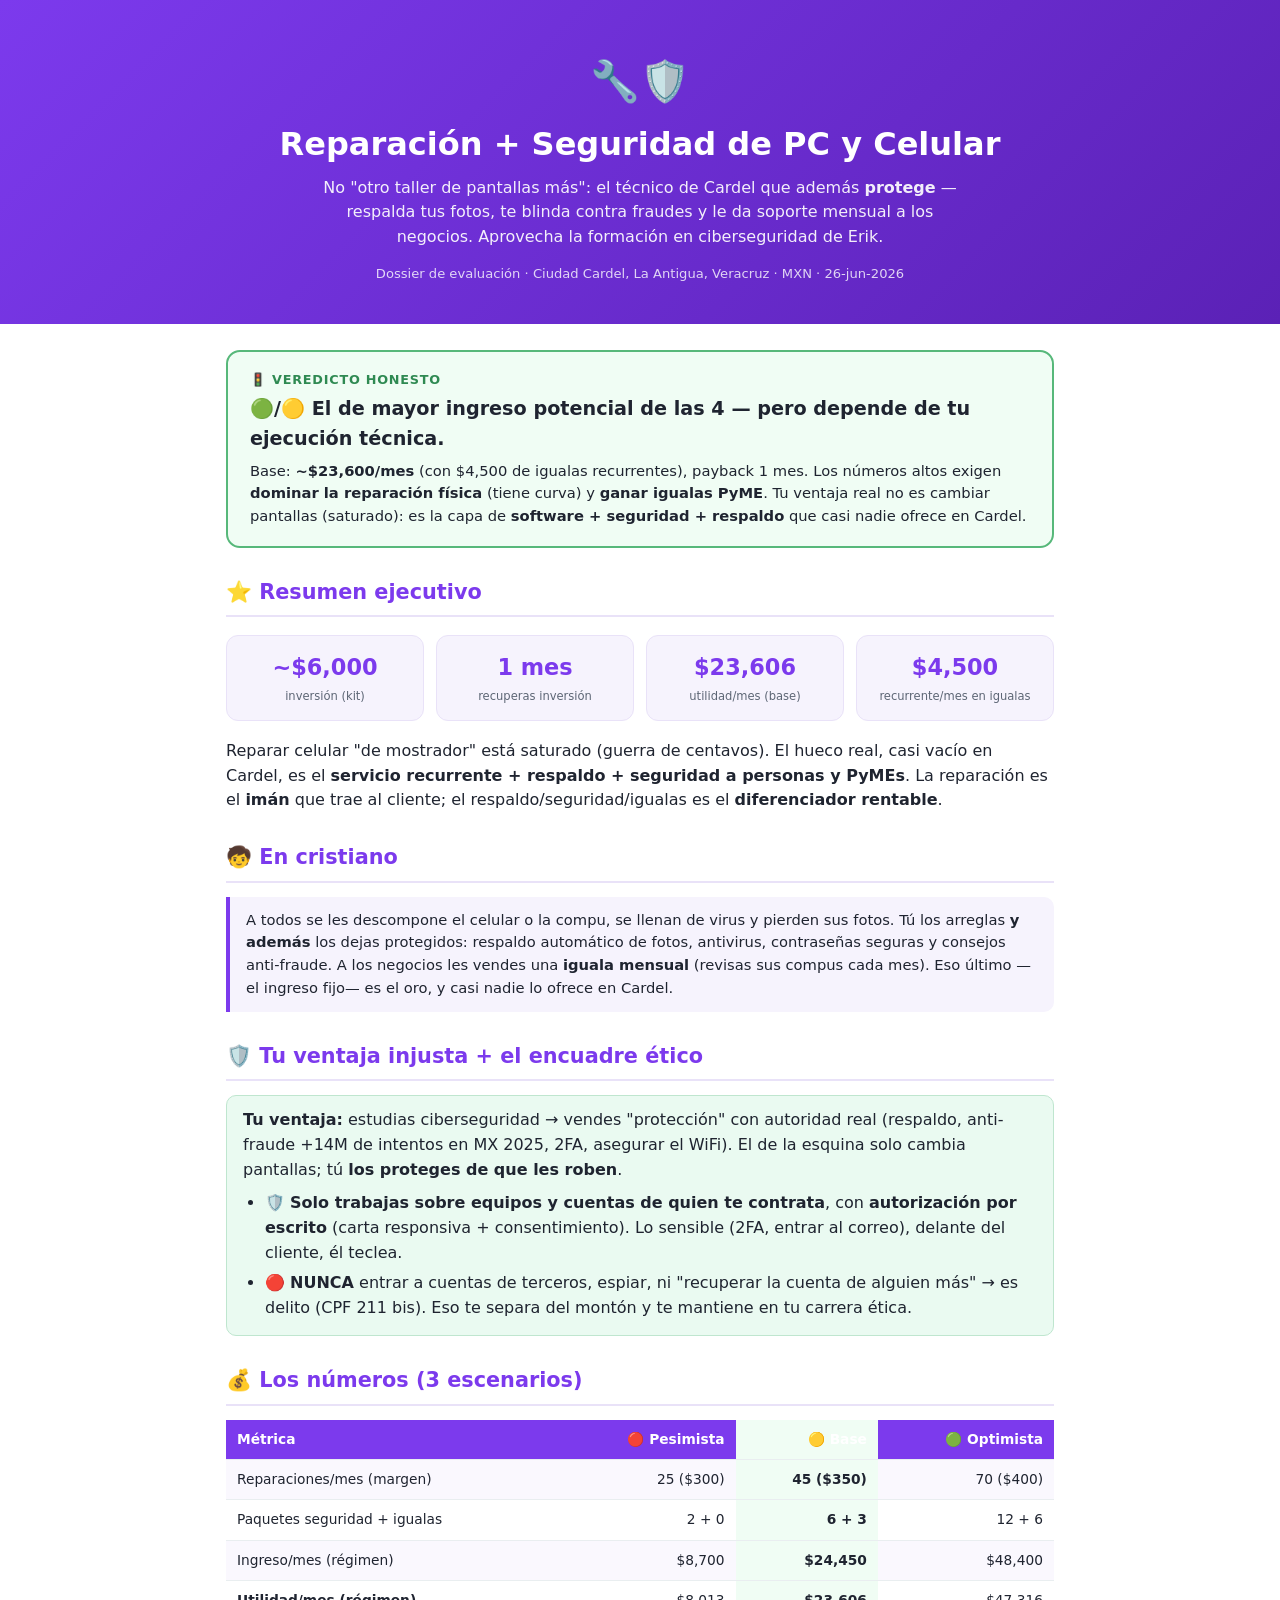
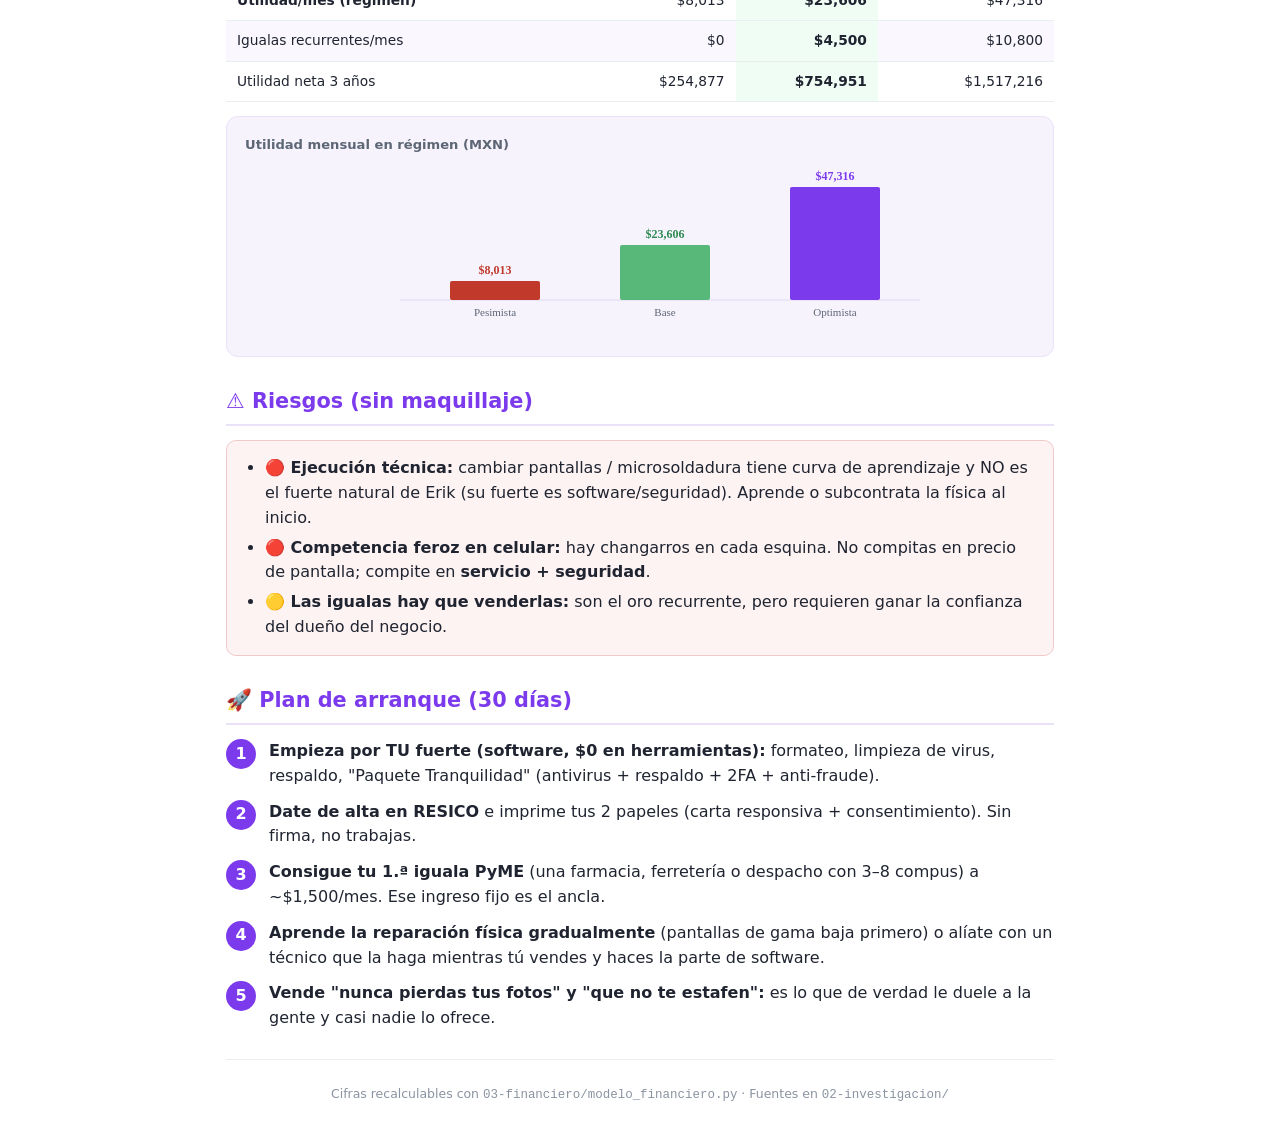
<file: html/reparacion.html>
<!DOCTYPE html>
<html lang="es"><head>
<meta charset="UTF-8"><meta name="viewport" content="width=device-width, initial-scale=1.0">
<title>Dossier — Reparación + Seguridad · Cardel</title>
<style>
  @page { margin: 16mm 0; }
  *{margin:0;padding:0;box-sizing:border-box;-webkit-print-color-adjust:exact;print-color-adjust:exact;}
  body{font-family:'Segoe UI',system-ui,sans-serif;color:#1f2430;line-height:1.55;}
  .wrap{max-width:880px;margin:0 auto;padding:0 26px;}
  .cover{background:linear-gradient(135deg,#7c3aed,#5b21b6);color:#fff;padding:50px 26px 40px;text-align:center;}
  .cover .kic{font-size:2.5rem;} .cover h1{font-size:2rem;margin:8px 0 6px;}
  .cover p{opacity:.92;max-width:640px;margin:0 auto;} .cover .meta{margin-top:14px;font-size:.82rem;opacity:.8;}
  .verdict{background:#f0fdf4;border:2px solid #57b87a;border-radius:14px;padding:18px 22px;margin:26px 0;}
  .verdict .lbl{font-weight:700;color:#2f8a52;font-size:.8rem;letter-spacing:.06em;text-transform:uppercase;}
  .verdict h2{font-size:1.2rem;margin:4px 0 6px;}
  h2.sec{font-size:1.3rem;color:#7c3aed;border-bottom:2px solid #e9e2f8;padding-bottom:7px;margin:28px 0 14px;}
  .kpis{display:grid;grid-template-columns:repeat(4,1fr);gap:12px;margin:18px 0;}
  .kpi{background:#f6f3fd;border:1px solid #e9e2f8;border-radius:12px;padding:14px;text-align:center;}
  .kpi .n{font-size:1.4rem;font-weight:800;color:#7c3aed;} .kpi .l{font-size:.72rem;color:#5d6675;margin-top:3px;}
  table{width:100%;border-collapse:collapse;margin:12px 0;font-size:.86rem;}
  th,td{padding:9px 11px;text-align:left;border-bottom:1px solid #e9eef0;} th{background:#7c3aed;color:#fff;}
  td.num,th.num{text-align:right;font-variant-numeric:tabular-nums;} tr:nth-child(even) td{background:#faf8fe;}
  .base-col{background:#f0fdf4!important;font-weight:700;}
  .cristiano{background:#f6f3fd;border-left:4px solid #7c3aed;padding:12px 16px;border-radius:0 10px 10px 0;font-size:.92rem;}
  .risk{background:#fdf3f3;border:1px solid #f0c9c9;border-radius:10px;padding:6px 16px;}
  .eth{background:#eafaf1;border:1px solid #bfe6cf;border-radius:10px;padding:6px 16px;}
  ul{margin:9px 0 9px 22px;} li{margin:5px 0;} p{margin:9px 0;}
  .step{display:flex;gap:13px;margin:11px 0;align-items:flex-start;}
  .step .num{flex:0 0 30px;height:30px;background:#7c3aed;color:#fff;border-radius:50%;display:flex;align-items:center;justify-content:center;font-weight:700;}
  .chart{background:#f6f3fd;border:1px solid #e9e2f8;border-radius:12px;padding:18px;margin:14px 0;}
  .foot{text-align:center;color:#8a93a0;font-size:.78rem;padding:24px;border-top:1px solid #e9eef0;margin-top:28px;}
  section{break-inside:avoid;}
</style></head>
<body>
<div class="cover">
  <div class="kic">🔧🛡️</div>
  <h1>Reparación + Seguridad de PC y Celular</h1>
  <p>No "otro taller de pantallas más": el técnico de Cardel que además <b>protege</b> — respalda tus fotos, te blinda contra fraudes y le da soporte mensual a los negocios. Aprovecha la formación en ciberseguridad de Erik.</p>
  <div class="meta">Dossier de evaluación · Ciudad Cardel, La Antigua, Veracruz · MXN · 26-jun-2026</div>
</div>
<div class="wrap">
  <div class="verdict">
    <div class="lbl">🚦 Veredicto honesto</div>
    <h2>🟢/🟡 El de mayor ingreso potencial de las 4 — pero depende de tu ejecución técnica.</h2>
    <p style="margin:0;font-size:.92rem">Base: <b>~$23,600/mes</b> (con $4,500 de igualas recurrentes), payback 1 mes. Los números altos exigen <b>dominar la reparación física</b> (tiene curva) y <b>ganar igualas PyME</b>. Tu ventaja real no es cambiar pantallas (saturado): es la capa de <b>software + seguridad + respaldo</b> que casi nadie ofrece en Cardel.</p>
  </div>

  <h2 class="sec">⭐ Resumen ejecutivo</h2>
  <div class="kpis">
    <div class="kpi"><div class="n">~$6,000</div><div class="l">inversión (kit)</div></div>
    <div class="kpi"><div class="n">1 mes</div><div class="l">recuperas inversión</div></div>
    <div class="kpi"><div class="n">$23,606</div><div class="l">utilidad/mes (base)</div></div>
    <div class="kpi"><div class="n">$4,500</div><div class="l">recurrente/mes en igualas</div></div>
  </div>
  <p>Reparar celular "de mostrador" está saturado (guerra de centavos). El hueco real, casi vacío en Cardel, es el <b>servicio recurrente + respaldo + seguridad a personas y PyMEs</b>. La reparación es el <b>imán</b> que trae al cliente; el respaldo/seguridad/igualas es el <b>diferenciador rentable</b>.</p>

  <h2 class="sec">🧒 En cristiano</h2>
  <div class="cristiano">A todos se les descompone el celular o la compu, se llenan de virus y pierden sus fotos. Tú los arreglas <b>y además</b> los dejas protegidos: respaldo automático de fotos, antivirus, contraseñas seguras y consejos anti-fraude. A los negocios les vendes una <b>iguala mensual</b> (revisas sus compus cada mes). Eso último —el ingreso fijo— es el oro, y casi nadie lo ofrece en Cardel.</div>

  <h2 class="sec">🛡️ Tu ventaja injusta + el encuadre ético</h2>
  <div class="eth">
    <p style="margin:6px 0"><b>Tu ventaja:</b> estudias ciberseguridad → vendes "protección" con autoridad real (respaldo, anti-fraude +14M de intentos en MX 2025, 2FA, asegurar el WiFi). El de la esquina solo cambia pantallas; tú <b>los proteges de que les roben</b>.</p>
    <ul>
      <li>🛡️ <b>Solo trabajas sobre equipos y cuentas de quien te contrata</b>, con <b>autorización por escrito</b> (carta responsiva + consentimiento). Lo sensible (2FA, entrar al correo), delante del cliente, él teclea.</li>
      <li>🔴 <b>NUNCA</b> entrar a cuentas de terceros, espiar, ni "recuperar la cuenta de alguien más" → es delito (CPF 211 bis). Eso te separa del montón y te mantiene en tu carrera ética.</li>
    </ul>
  </div>

  <h2 class="sec">💰 Los números (3 escenarios)</h2>
  <table>
    <tr><th>Métrica</th><th class="num">🔴 Pesimista</th><th class="num base-col">🟡 Base</th><th class="num">🟢 Optimista</th></tr>
    <tr><td>Reparaciones/mes (margen)</td><td class="num">25 ($300)</td><td class="num base-col">45 ($350)</td><td class="num">70 ($400)</td></tr>
    <tr><td>Paquetes seguridad + igualas</td><td class="num">2 + 0</td><td class="num base-col">6 + 3</td><td class="num">12 + 6</td></tr>
    <tr><td>Ingreso/mes (régimen)</td><td class="num">$8,700</td><td class="num base-col">$24,450</td><td class="num">$48,400</td></tr>
    <tr><td><b>Utilidad/mes (régimen)</b></td><td class="num">$8,013</td><td class="num base-col">$23,606</td><td class="num">$47,316</td></tr>
    <tr><td>Igualas recurrentes/mes</td><td class="num">$0</td><td class="num base-col">$4,500</td><td class="num">$10,800</td></tr>
    <tr><td>Utilidad neta 3 años</td><td class="num">$254,877</td><td class="num base-col">$754,951</td><td class="num">$1,517,216</td></tr>
  </table>
  <div class="chart">
    <div style="font-size:.82rem;font-weight:700;color:#5d6675;margin-bottom:10px">Utilidad mensual en régimen (MXN)</div>
    <svg viewBox="0 0 600 165" width="100%" height="165" font-family="Segoe UI">
      <line x1="60" y1="135" x2="580" y2="135" stroke="#e0d8f0"/>
      <rect x="110" y="116" width="90" height="19" fill="#c0392b" rx="2"/><text x="155" y="109" text-anchor="middle" font-size="12" fill="#c0392b" font-weight="700">$8,013</text><text x="155" y="151" text-anchor="middle" font-size="11" fill="#5d6675">Pesimista</text>
      <rect x="280" y="80" width="90" height="55" fill="#57b87a" rx="2"/><text x="325" y="73" text-anchor="middle" font-size="12" fill="#2f8a52" font-weight="700">$23,606</text><text x="325" y="151" text-anchor="middle" font-size="11" fill="#5d6675">Base</text>
      <rect x="450" y="22" width="90" height="113" fill="#7c3aed" rx="2"/><text x="495" y="15" text-anchor="middle" font-size="12" fill="#7c3aed" font-weight="700">$47,316</text><text x="495" y="151" text-anchor="middle" font-size="11" fill="#5d6675">Optimista</text>
    </svg>
  </div>

  <h2 class="sec">⚠️ Riesgos (sin maquillaje)</h2>
  <div class="risk"><ul>
    <li><b>🔴 Ejecución técnica:</b> cambiar pantallas / microsoldadura tiene curva de aprendizaje y NO es el fuerte natural de Erik (su fuerte es software/seguridad). Aprende o subcontrata la física al inicio.</li>
    <li><b>🔴 Competencia feroz en celular:</b> hay changarros en cada esquina. No compitas en precio de pantalla; compite en <b>servicio + seguridad</b>.</li>
    <li><b>🟡 Las igualas hay que venderlas:</b> son el oro recurrente, pero requieren ganar la confianza del dueño del negocio.</li>
  </ul></div>

  <h2 class="sec">🚀 Plan de arranque (30 días)</h2>
  <div class="step"><div class="num">1</div><div><b>Empieza por TU fuerte (software, $0 en herramientas):</b> formateo, limpieza de virus, respaldo, "Paquete Tranquilidad" (antivirus + respaldo + 2FA + anti-fraude).</div></div>
  <div class="step"><div class="num">2</div><div><b>Date de alta en RESICO</b> e imprime tus 2 papeles (carta responsiva + consentimiento). Sin firma, no trabajas.</div></div>
  <div class="step"><div class="num">3</div><div><b>Consigue tu 1.ª iguala PyME</b> (una farmacia, ferretería o despacho con 3–8 compus) a ~$1,500/mes. Ese ingreso fijo es el ancla.</div></div>
  <div class="step"><div class="num">4</div><div><b>Aprende la reparación física gradualmente</b> (pantallas de gama baja primero) o alíate con un técnico que la haga mientras tú vendes y haces la parte de software.</div></div>
  <div class="step"><div class="num">5</div><div><b>Vende "nunca pierdas tus fotos" y "que no te estafen":</b> es lo que de verdad le duele a la gente y casi nadie lo ofrece.</div></div>

  <div class="foot">Cifras recalculables con <code>03-financiero/modelo_financiero.py</code> · Fuentes en <code>02-investigacion/</code></div>
</div>
</body></html>
</file>
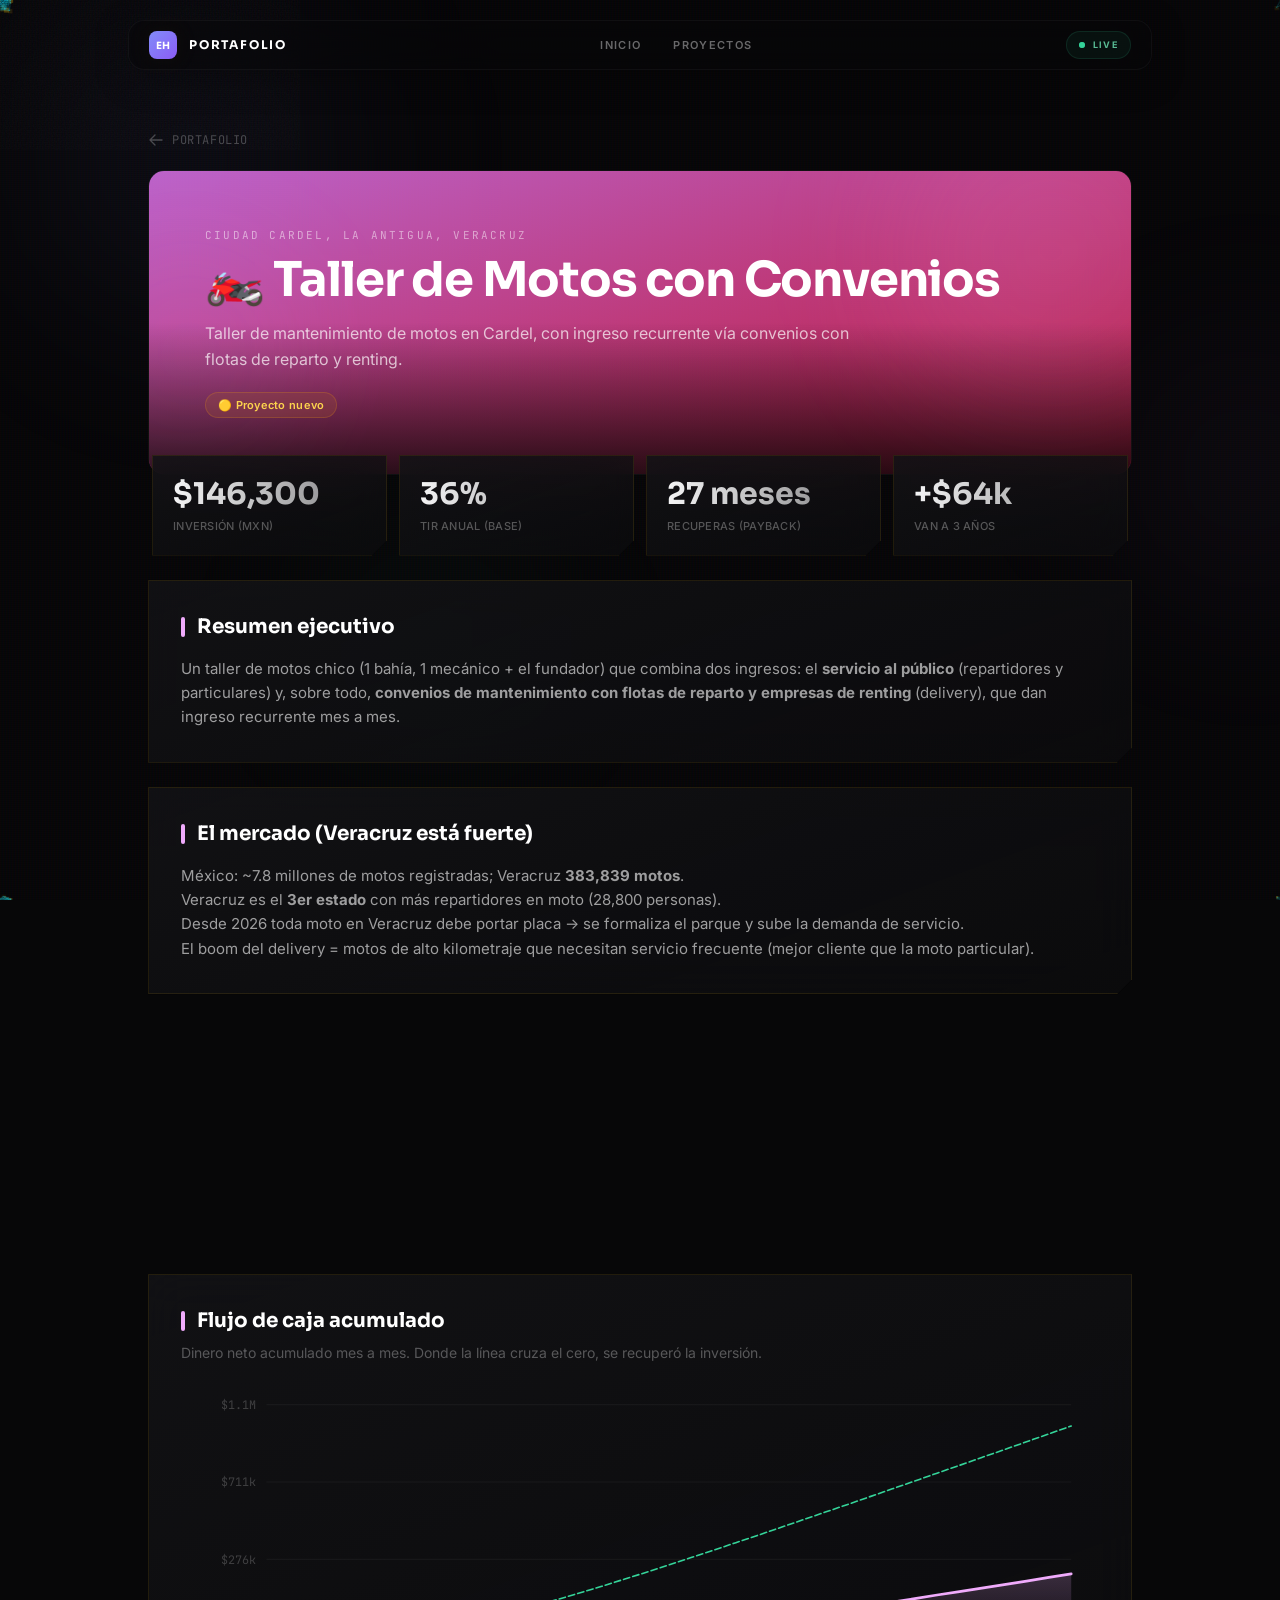
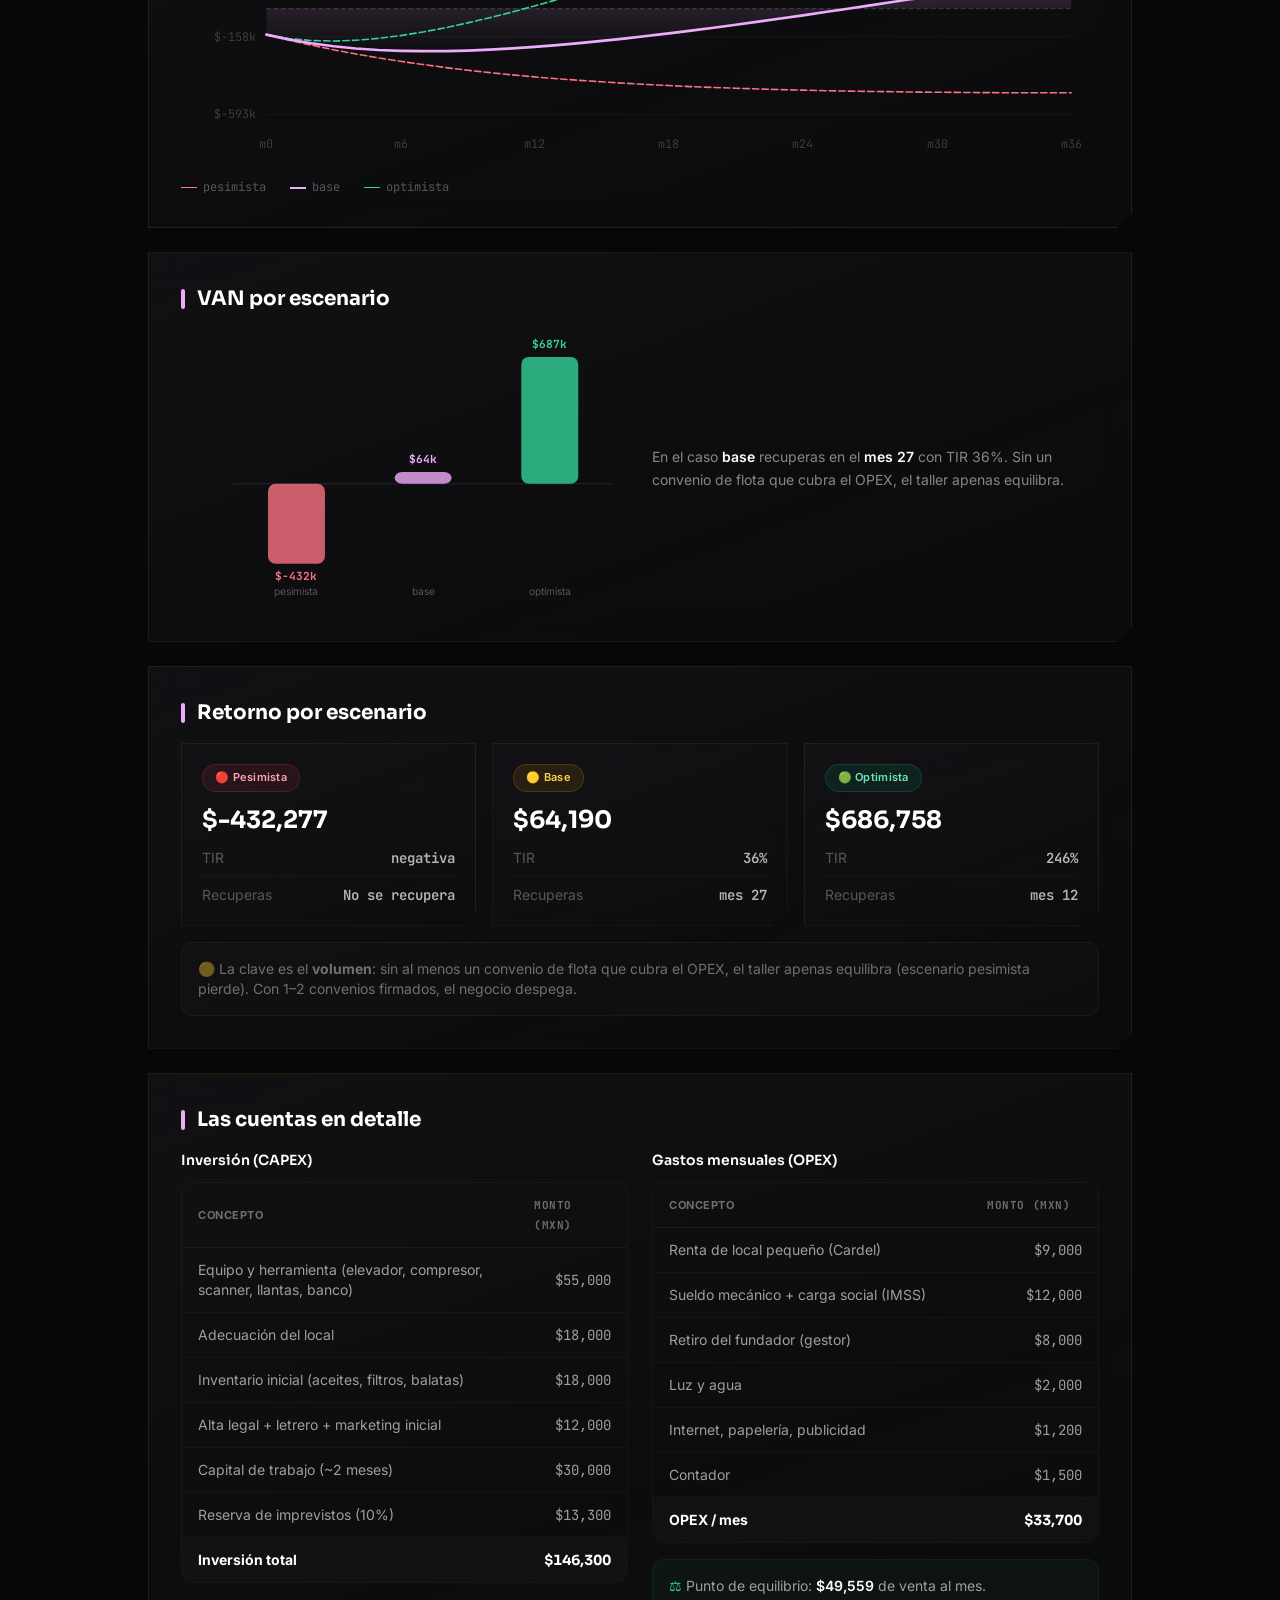
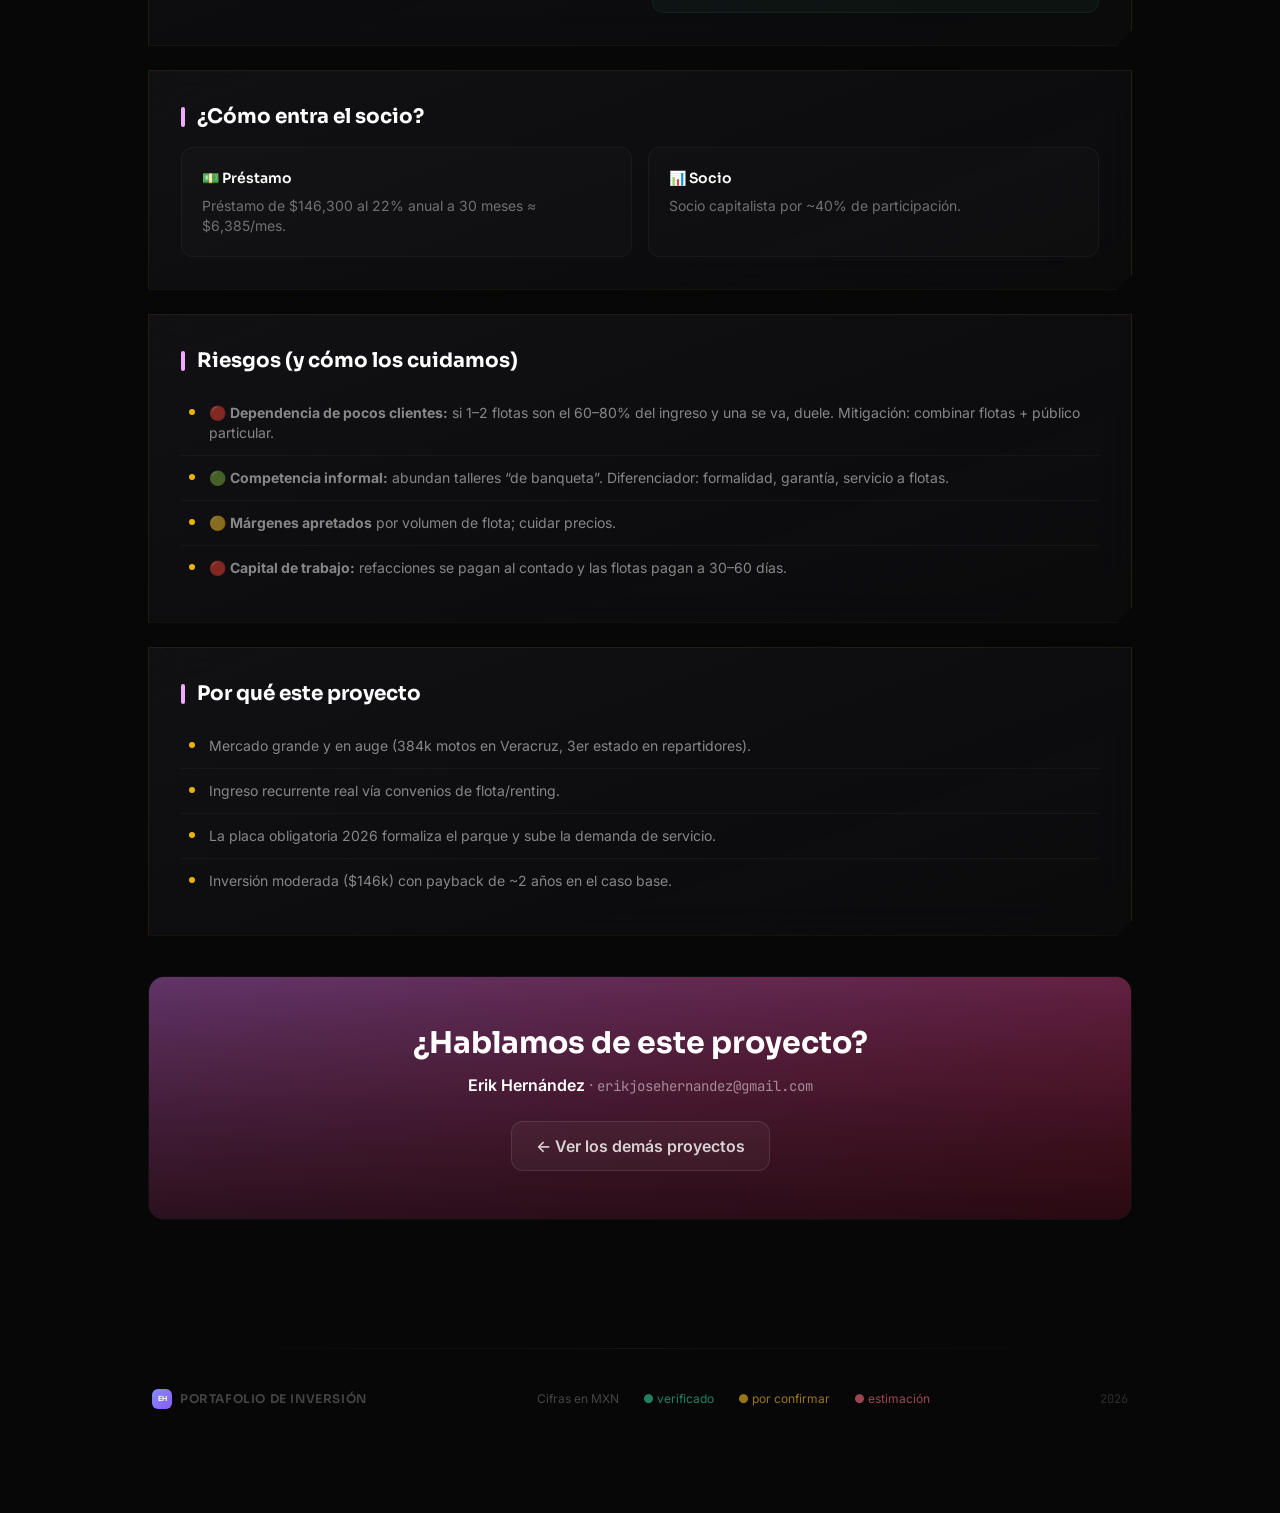
<file: html/taller-motos.html>
<!DOCTYPE html><html lang="es"><head>
<meta charset="UTF-8"><meta name="viewport" content="width=device-width, initial-scale=1.0">
<title>Taller de Motos con Convenios · Inversión</title><link rel="preconnect" href="https://fonts.googleapis.com"><link rel="preconnect" href="https://fonts.gstatic.com" crossorigin><link href="https://fonts.googleapis.com/css2?family=Inter:wght@300;400;500;600;700&family=Sora:wght@600;700;800&family=JetBrains+Mono:wght@400;500;600&display=swap" rel="stylesheet">
<link rel="stylesheet" href="../assets/tw.css">
<style>
  /* ═══ BASE ═══ */
  body {
    background-color: #070708;
    cursor: none;
    overflow-x: hidden;
  }

  /* ═══ PARTICLE CANVAS ═══ */
  #particle-canvas {
    position: fixed;
    inset: 0;
    z-index: 0;
    pointer-events: none;
  }

  /* ═══ FLOATING GRADIENT ORBS ═══ */
  .orb {
    position: fixed;
    border-radius: 50%;
    filter: blur(80px);
    pointer-events: none;
    z-index: 0;
    will-change: transform;
    transition: transform 0.3s ease-out;
  }
  .orb-1 {
    width: 500px; height: 500px;
    background: radial-gradient(circle, rgba(129,140,248,0.08), transparent 70%);
    top: -10%; left: -5%;
  }
  .orb-2 {
    width: 400px; height: 400px;
    background: radial-gradient(circle, rgba(192,132,252,0.06), transparent 70%);
    top: 30%; right: -10%;
  }
  .orb-3 {
    width: 350px; height: 350px;
    background: radial-gradient(circle, rgba(52,211,153,0.05), transparent 70%);
    bottom: 10%; left: 20%;
  }

  /* ═══ MOUSE GLOW ═══ */
  #mouse-glow {
    position: fixed;
    width: 400px; height: 400px;
    border-radius: 50%;
    background: radial-gradient(circle, rgba(129,140,248,0.04), transparent 60%);
    pointer-events: none;
    z-index: 0;
    transform: translate(-50%,-50%) translate3d(-999px,-999px,0);
    will-change: transform;
    transition: opacity 0.3s ease;
  }

  /* ═══ SCROLL PROGRESS BAR ═══ */
  #scroll-progress {
    position: fixed;
    top: 0; left: 0;
    height: 3px;
    background: linear-gradient(90deg, #eab308, #4ade80, #22d3ee);
    z-index: 9999;
    width: 0%;
    transition: width 0.05s linear;
    box-shadow: 0 0 15px rgba(234,179,8,0.8);
  }

  /* ═══ SCANLINES & HALFTONE ═══ */
  .grid-overlay {
    position: fixed;
    inset: 0;
    z-index: 0;
    pointer-events: none;
    background: 
      linear-gradient(rgba(18, 16, 16, 0) 50%, rgba(0, 0, 0, 0.25) 50%), 
      linear-gradient(90deg, rgba(255, 0, 0, 0.06), rgba(0, 255, 0, 0.02), rgba(0, 0, 255, 0.06));
    background-size: 100% 2px, 3px 100%;
    opacity: 0.8;
  }
  .halftone-overlay {
    position: fixed;
    inset: 0;
    z-index: 0;
    pointer-events: none;
    background-image: radial-gradient(circle, rgba(234,179,8,0.1) 1px, transparent 1.5px);
    background-size: 20px 20px;
    opacity: 0.3;
  }

  /* ═══ NOISE TEXTURE ═══ */
  .noise-overlay {
    position: fixed;
    inset: 0;
    z-index: 1;
    pointer-events: none;
    opacity: 0.03;
  }

  /* ═══ MECHA CROSSHAIR CURSOR ═══ */
  .custom-cursor {
    position: fixed;
    top: 0; left: 0;
    width: 40px; height: 40px;
    border: 1px solid rgba(234,179,8,0.4);
    pointer-events: none;
    z-index: 10000;
    transform: translate3d(-100px,-100px,0);
    transition: width 0.1s, height 0.1s, border-color 0.1s;
    will-change: transform;
    clip-path: polygon(0 20%, 20% 0, 80% 0, 100% 20%, 100% 80%, 80% 100%, 20% 100%, 0 80%);
  }
  .custom-cursor::before, .custom-cursor::after {
    content: '';
    position: absolute;
    background: rgba(234,179,8,0.6);
  }
  .custom-cursor::before { top: 50%; left: -10px; right: -10px; height: 1px; }
  .custom-cursor::after { left: 50%; top: -10px; bottom: -10px; width: 1px; }
  
  .cursor-dot {
    position: fixed;
    top: 0; left: 0;
    width: 4px; height: 4px;
    background: #eab308;
    pointer-events: none;
    z-index: 10001;
    transform: translate3d(-100px,-100px,0) rotate(45deg);
    will-change: transform;
    box-shadow: 0 0 10px #eab308;
  }
  @media (max-width: 768px) {
    .custom-cursor, .cursor-dot, #mouse-glow { display: none !important; }
    body { cursor: auto !important; }
    #particle-canvas { display: none; }
  }
  .custom-cursor.hover {
    width: 50px; height: 50px;
    border-color: #22d3ee;
  }
  .custom-cursor.hover::before, .custom-cursor.hover::after {
    background: #22d3ee;
  }

  /* ═══ CARD SPOTLIGHT + TILT ═══ */
  .spotlight-card {
    position: relative;
    overflow: hidden;
    transition: all 0.3s cubic-bezier(0.25, 0.46, 0.45, 0.94);
    transform-style: preserve-3d;
    perspective: 1000px;
    border-radius: 0; /* Sharp edges */
    clip-path: polygon(0 0, 100% 0, 100% calc(100% - 15px), calc(100% - 15px) 100%, 0 100%);
    border: 1px solid rgba(234,179,8,0.1);
  }
  .spotlight-card::before {
    content: '';
    position: absolute;
    inset: 0;
    background: radial-gradient(450px circle at var(--mx,-999px) var(--my,-999px),
      rgba(234,179,8,0.1), transparent 65%);
    z-index: 0;
    pointer-events: none;
    opacity: 0;
    transition: opacity 0.3s ease;
  }
  .spotlight-card:hover::before { opacity: 1; }
  .spotlight-card:hover {
    border-color: rgba(234,179,8,0.4) !important;
    box-shadow: inset 0 0 20px rgba(234,179,8,0.1);
  }

  /* ═══ SCROLL REVEAL ═══ */
  .reveal {
    opacity: 0;
    transform: translateY(35px);
    transition: opacity 0.9s cubic-bezier(0.16,1,0.3,1),
                transform 0.9s cubic-bezier(0.16,1,0.3,1);
  }
  .reveal.active {
    opacity: 1;
    transform: translateY(0);
  }

  /* ═══ PARALLAX ELEMENTS ═══ */
  [data-parallax] {
    will-change: transform;
    transition: transform 0.1s linear;
  }

  /* ═══ ANIMATED SHIMMER LINE ═══ */
  .shimmer-line {
    height: 1px;
    background: linear-gradient(90deg, transparent, rgba(129,140,248,0.3), transparent);
    background-size: 200% 100%;
    animation: shimmer 3s ease-in-out infinite;
  }

  @keyframes shimmer {
    0% { background-position: -200% 0; }
    100% { background-position: 200% 0; }
  }

  @keyframes aurora {
    0% { background-position: 0% 50%; }
    50% { background-position: 100% 50%; }
    100% { background-position: 0% 50%; }
  }

  /* ═══ STAGGER DELAYS ═══ */
  .delay-1 { transition-delay: 80ms; animation-delay: 80ms; }
  .delay-2 { transition-delay: 160ms; animation-delay: 160ms; }
  .delay-3 { transition-delay: 240ms; animation-delay: 240ms; }
  .delay-4 { transition-delay: 320ms; animation-delay: 320ms; }
  .delay-5 { transition-delay: 400ms; animation-delay: 400ms; }
  .delay-6 { transition-delay: 480ms; animation-delay: 480ms; }

  /* ═══ MAGNETIC HOVER ═══ */
  .magnetic {
    transition: transform 0.3s cubic-bezier(0.16,1,0.3,1);
  }

  /* ═══ PROJECT CARD ═══ */
  .project-card .card-gradient {
    transition: opacity 0.5s ease, transform 0.8s cubic-bezier(0.16,1,0.3,1);
  }
  .project-card:hover .card-gradient {
    opacity: 0.95;
    transform: scale(1.08);
  }

  /* ═══ GRADIENT BORDER ═══ */
  .gradient-border::after {
    content: '';
    position: absolute;
    inset: 0;
    border-radius: inherit;
    padding: 1px;
    background: linear-gradient(135deg, rgba(129,140,248,0.3), transparent 50%, rgba(192,132,252,0.2));
    -webkit-mask: linear-gradient(#fff 0 0) content-box, linear-gradient(#fff 0 0);
    -webkit-mask-composite: xor;
    mask-composite: exclude;
    pointer-events: none;
  }

  /* ═══ SCROLL INDICATOR PULSE ═══ */
  .scroll-indicator {
    animation: scrollBounce 2s ease-in-out infinite;
  }
  @keyframes scrollBounce {
    0%,100% { transform: translateY(0); opacity: 0.4; }
    50% { transform: translateY(8px); opacity: 0.8; }
  }

  .scroll-chips { scrollbar-width: none; }
  .scroll-chips::-webkit-scrollbar { display: none; }
</style>
</head><body class="min-h-screen antialiased pb-10">
  <!-- Scroll Progress -->
  <div id="scroll-progress"></div>
  <!-- Particle Canvas -->
  <canvas id="particle-canvas"></canvas>
  <!-- Floating Gradient Orbs -->
  <div class="orb orb-1" id="orb1"></div>
  <div class="orb orb-2" id="orb2"></div>
  <div class="orb orb-3" id="orb3"></div>
  <!-- Mouse Glow -->
  <div id="mouse-glow"></div>
  <!-- Grid overlay -->
  <div class="grid-overlay" id="grid-ov"></div>
  <!-- Noise texture -->
  <svg class="noise-overlay" xmlns="http://www.w3.org/2000/svg">
    <filter id="noise"><feTurbulence type="fractalNoise" baseFrequency="0.75" numOctaves="4" stitchTiles="stitch"/></filter>
    <rect width="100%" height="100%" filter="url(#noise)"/>
  </svg>
  <!-- Cursors -->
  <div id="cursor-ring" class="custom-cursor"></div>
  <div id="cursor-dot" class="cursor-dot"></div>

  <div class="relative z-10">
  <header class="fixed top-0 left-0 right-0 z-50 px-4 pt-5">
  <nav class="nav-bar max-w-5xl mx-auto backdrop-blur-xl bg-surface-0/50 border border-white/[0.04] rounded-2xl py-2.5 px-5 flex items-center justify-between transition-all duration-500" style="box-shadow:0 8px 40px -12px rgba(0,0,0,.5)">
    <div class="flex items-center gap-3">
      <div class="relative w-7 h-7 rounded-lg bg-gradient-to-br from-indigo-400 to-violet-500 flex items-center justify-center shadow-glow-sm magnetic">
        <span class="font-display font-bold text-white text-[10px]">EH</span>
      </div>
      <a href="../index.html" class="font-display font-bold text-white text-xs tracking-[.15em] uppercase hover:text-accent-bright transition-colors duration-300 magnetic interactive">Portafolio</a>
    </div>
    <div class="hidden md:flex items-center gap-8 text-[11px] font-semibold tracking-[.12em] uppercase text-white/40">
      <a href="../index.html" class="hover:text-white transition-colors duration-300 relative group magnetic interactive">
        Inicio
        <span class="absolute -bottom-1 left-0 w-0 h-px bg-accent group-hover:w-full transition-all duration-300"></span>
      </a>
      <a href="../index.html#oportunidades" class="hover:text-white transition-colors duration-300 relative group magnetic interactive">
        Proyectos
        <span class="absolute -bottom-1 left-0 w-0 h-px bg-accent group-hover:w-full transition-all duration-300"></span>
      </a>
    </div>
    <div class="flex items-center gap-2 rounded-full py-1.5 px-3 magnetic interactive" style="background:rgba(52,211,153,0.06);border:1px solid rgba(52,211,153,0.12)">
      <span class="relative flex h-1.5 w-1.5">
        <span class="animate-ping absolute inline-flex h-full w-full rounded-full bg-emerald-400 opacity-60"></span>
        <span class="relative inline-flex rounded-full h-1.5 w-1.5 bg-emerald-400"></span>
      </span>
      <span class="text-[9px] uppercase tracking-[.15em] font-bold text-emerald-300/80">Live</span>
    </div>
  </nav>
</header>
<main class="max-w-5xl mx-auto px-5 pb-16 pt-28">
<a href="../index.html" class="inline-flex items-center gap-2 mt-5 text-sm text-white/25 hover:text-white/60 transition-colors duration-300 group"><svg class="w-4 h-4 group-hover:-translate-x-0.5 transition-transform" xmlns="http://www.w3.org/2000/svg" fill="none" viewBox="0 0 24 24" stroke-width="2" stroke="currentColor"><path stroke-linecap="round" stroke-linejoin="round" d="M10.5 19.5L3 12m0 0l7.5-7.5M3 12h18"/></svg><span class="font-mono text-xs tracking-wider uppercase">Portafolio</span></a>
<section class="relative overflow-hidden rounded-2xl mt-4 reveal" style="border:1px solid rgba(255,255,255,0.04)">
  <!-- Gradient background -->
  <div class="absolute inset-0 bg-gradient-to-br from-fuchsia-400 via-pink-500 to-rose-600 opacity-80"></div>
  <div class="absolute inset-0 bg-gradient-to-t from-surface-0/80 via-transparent to-transparent"></div>
  <!-- Ambient glow -->
  <div class="absolute -right-20 -top-20 w-80 h-80 rounded-full blur-3xl animate-floaty" style="background:rgba(240,171,252,.12)"></div>
  <div class="absolute -left-20 bottom-0 w-60 h-60 rounded-full blur-3xl opacity-50" style="background:rgba(240,171,252,.12)"></div>
  <!-- Content -->
  <div class="relative p-8 md:p-14">
    <p class="font-mono text-[11px] tracking-[.2em] uppercase text-white/50">Ciudad Cardel, La Antigua, Veracruz</p>
    <h1 class="text-3xl md:text-5xl font-display font-bold text-white mt-3 leading-[1.1] tracking-tight">🏍️ Taller de Motos con Convenios</h1>
    <p class="text-white/70 text-base mt-4 max-w-2xl leading-relaxed">Taller de mantenimiento de motos en Cardel, con ingreso recurrente vía convenios con flotas de reparto y renting.</p>
    <div class="mt-5 flex flex-wrap gap-2"><span class="badge b-yellow">🟡 Proyecto nuevo</span></div>
  </div>
</section>
<div class="-mt-5 relative z-10 px-1"><div class="grid grid-cols-2 md:grid-cols-4 gap-3"><div class="spotlight-card card px-5 py-5 reveal delay-1">
  <div class="relative z-10">
    <div class="text-2xl md:text-3xl font-display font-bold grad-text">$146,300</div>
    <div class="text-[11px] text-white/30 mt-1.5 font-medium tracking-wide uppercase">Inversión (MXN)</div>
  </div>
</div><div class="spotlight-card card px-5 py-5 reveal delay-2">
  <div class="relative z-10">
    <div class="text-2xl md:text-3xl font-display font-bold grad-text">36%</div>
    <div class="text-[11px] text-white/30 mt-1.5 font-medium tracking-wide uppercase">TIR anual (base)</div>
  </div>
</div><div class="spotlight-card card px-5 py-5 reveal delay-3">
  <div class="relative z-10">
    <div class="text-2xl md:text-3xl font-display font-bold grad-text">27 meses</div>
    <div class="text-[11px] text-white/30 mt-1.5 font-medium tracking-wide uppercase">Recuperas (payback)</div>
  </div>
</div><div class="spotlight-card card px-5 py-5 reveal delay-4">
  <div class="relative z-10">
    <div class="text-2xl md:text-3xl font-display font-bold grad-text">+$64k</div>
    <div class="text-[11px] text-white/30 mt-1.5 font-medium tracking-wide uppercase">VAN a 3 años</div>
  </div>
</div></div></div>
<section class="spotlight-card card p-6 md:p-8 mt-6 reveal">
  <div class="relative z-10">
    <h2 class="text-lg md:text-xl font-display font-bold flex items-center gap-3">
      <span class="inline-block w-1 h-5 rounded-full" style="background:#f0abfc"></span>Resumen ejecutivo
    </h2>
    <div class="mt-4 text-white/60 leading-relaxed text-[15px]"><p>Un taller de motos chico (1 bahía, 1 mecánico + el fundador) que combina dos ingresos: el <b>servicio al público</b> (repartidores y particulares) y, sobre todo, <b>convenios de mantenimiento con flotas de reparto y empresas de renting</b> (delivery), que dan ingreso recurrente mes a mes.</p></div>
  </div>
</section>


<section class="spotlight-card card p-6 md:p-8 mt-6 reveal">
  <div class="relative z-10">
    <h2 class="text-lg md:text-xl font-display font-bold flex items-center gap-3">
      <span class="inline-block w-1 h-5 rounded-full" style="background:#f0abfc"></span>El mercado (Veracruz está fuerte)
    </h2>
    <div class="mt-4 text-white/60 leading-relaxed text-[15px]"><ul><li>México: ~7.8 millones de motos registradas; Veracruz <b>383,839 motos</b>.</li><li>Veracruz es el <b>3er estado</b> con más repartidores en moto (28,800 personas).</li><li>Desde 2026 toda moto en Veracruz debe portar placa → se formaliza el parque y sube la demanda de servicio.</li><li>El boom del delivery = motos de alto kilometraje que necesitan servicio frecuente (mejor cliente que la moto particular).</li></ul></div>
  </div>
</section>
<section class="spotlight-card card p-6 md:p-8 mt-6 reveal">
  <div class="relative z-10">
    <h2 class="text-lg md:text-xl font-display font-bold flex items-center gap-3">
      <span class="inline-block w-1 h-5 rounded-full" style="background:#f0abfc"></span>El convenio (lo realista, con honestidad)
    </h2>
    <div class="mt-4 text-white/60 leading-relaxed text-[15px]"><p>Las <b>financieras NO pagan</b> el mantenimiento de su bolsillo: obligan a hacerlo en su red y lo venden dentro del crédito. El camino realista de ingreso recurrente son las <b>flotas y empresas de renting</b> (Bikamoto, IZA) que necesitan talleres aliados regionales. Ahí entra este taller: ser el taller subcontratado de una flota en la zona Cardel–Veracruz.</p><p>Una flota de 30–50 motos a $400–600 por moto/mes puede dejar <b>$12,000–$30,000/mes recurrentes</b> (🔴 estimación, sin tarifa pública).</p></div>
  </div>
</section>
<section class="spotlight-card card p-6 md:p-8 mt-6 reveal">
  <div class="relative z-10">
    <h2 class="text-lg md:text-xl font-display font-bold flex items-center gap-3">
      <span class="inline-block w-1 h-5 rounded-full" style="background:#f0abfc"></span>Flujo de caja acumulado
    </h2>
    <p class="text-white/30 text-sm mt-2">Dinero neto acumulado mes a mes. Donde la línea cruza el cero, se recuperó la inversión.</p>
    <div class="mt-4 overflow-x-auto"><svg viewBox="0 0 860 360" class="w-full h-auto" role="img" aria-label="Flujo de caja acumulado"><defs><linearGradient id="ga" x1="0" y1="0" x2="0" y2="1"><stop offset="0%" stop-color="#f0abfc" stop-opacity=".2"/><stop offset="100%" stop-color="#f0abfc" stop-opacity="0"/></linearGradient></defs><line x1="80" y1="314.0" x2="834" y2="314.0" stroke="rgba(255,255,255,.04)"/><text x="70" y="318.0" font-size="11" font-family="JetBrains Mono,monospace" fill="rgba(255,255,255,.2)" text-anchor="end">$-593k</text><line x1="80" y1="241.5" x2="834" y2="241.5" stroke="rgba(255,255,255,.04)"/><text x="70" y="245.5" font-size="11" font-family="JetBrains Mono,monospace" fill="rgba(255,255,255,.2)" text-anchor="end">$-158k</text><line x1="80" y1="169.0" x2="834" y2="169.0" stroke="rgba(255,255,255,.04)"/><text x="70" y="173.0" font-size="11" font-family="JetBrains Mono,monospace" fill="rgba(255,255,255,.2)" text-anchor="end">$276k</text><line x1="80" y1="96.5" x2="834" y2="96.5" stroke="rgba(255,255,255,.04)"/><text x="70" y="100.5" font-size="11" font-family="JetBrains Mono,monospace" fill="rgba(255,255,255,.2)" text-anchor="end">$711k</text><line x1="80" y1="24.0" x2="834" y2="24.0" stroke="rgba(255,255,255,.04)"/><text x="70" y="28.0" font-size="11" font-family="JetBrains Mono,monospace" fill="rgba(255,255,255,.2)" text-anchor="end">$1.1M</text><line x1="80" y1="215.1" x2="834" y2="215.1" stroke="rgba(255,255,255,.15)" stroke-dasharray="4 3"/><text x="80.0" y="346" font-size="11" font-family="JetBrains Mono,monospace" fill="rgba(255,255,255,.2)" text-anchor="middle">m0</text><text x="205.7" y="346" font-size="11" font-family="JetBrains Mono,monospace" fill="rgba(255,255,255,.2)" text-anchor="middle">m6</text><text x="331.3" y="346" font-size="11" font-family="JetBrains Mono,monospace" fill="rgba(255,255,255,.2)" text-anchor="middle">m12</text><text x="457.0" y="346" font-size="11" font-family="JetBrains Mono,monospace" fill="rgba(255,255,255,.2)" text-anchor="middle">m18</text><text x="582.7" y="346" font-size="11" font-family="JetBrains Mono,monospace" fill="rgba(255,255,255,.2)" text-anchor="middle">m24</text><text x="708.3" y="346" font-size="11" font-family="JetBrains Mono,monospace" fill="rgba(255,255,255,.2)" text-anchor="middle">m30</text><text x="834.0" y="346" font-size="11" font-family="JetBrains Mono,monospace" fill="rgba(255,255,255,.2)" text-anchor="middle">m36</text><path d="M80.0,215.1 L80.0,239.5 L100.9,244.0 L121.9,247.6 L142.8,250.4 L163.8,252.5 L184.7,253.9 L205.7,254.7 L226.6,255.0 L247.6,254.9 L268.5,254.4 L289.4,253.6 L310.4,252.4 L331.3,251.0 L352.3,249.3 L373.2,247.4 L394.2,245.4 L415.1,243.2 L436.1,240.8 L457.0,238.3 L477.9,235.7 L498.9,233.0 L519.8,230.2 L540.8,227.3 L561.7,224.4 L582.7,221.4 L603.6,218.3 L624.6,215.2 L645.5,212.1 L666.4,208.9 L687.4,205.7 L708.3,202.4 L729.3,199.2 L750.2,195.9 L771.2,192.6 L792.1,189.3 L813.1,185.9 L834.0,182.6 L834.0,215.1 Z" fill="url(#ga)"/><polyline points="80.0,239.5 100.9,244.6 121.9,249.3 142.8,253.7 163.8,257.6 184.7,261.2 205.7,264.5 226.6,267.5 247.6,270.3 268.5,272.8 289.4,275.1 310.4,277.2 331.3,279.1 352.3,280.8 373.2,282.3 394.2,283.7 415.1,285.0 436.1,286.2 457.0,287.2 477.9,288.2 498.9,289.0 519.8,289.7 540.8,290.4 561.7,291.0 582.7,291.5 603.6,292.0 624.6,292.4 645.5,292.7 666.4,293.0 687.4,293.3 708.3,293.5 729.3,293.6 750.2,293.8 771.2,293.9 792.1,293.9 813.1,294.0 834.0,294.0" fill="none" stroke="#fb7185" stroke-width="1.5" stroke-linejoin="round" stroke-linecap="round" stroke-dasharray="6 3"/><polyline points="80.0,239.5 100.9,243.1 121.9,245.0 142.8,245.5 163.8,244.8 184.7,243.0 205.7,240.4 226.6,237.0 247.6,233.1 268.5,228.5 289.4,223.6 310.4,218.3 331.3,212.6 352.3,206.7 373.2,200.5 394.2,194.2 415.1,187.6 436.1,181.0 457.0,174.2 477.9,167.3 498.9,160.4 519.8,153.3 540.8,146.3 561.7,139.1 582.7,131.9 603.6,124.7 624.6,117.5 645.5,110.2 666.4,102.9 687.4,95.6 708.3,88.2 729.3,80.9 750.2,73.5 771.2,66.2 792.1,58.8 813.1,51.4 834.0,44.0" fill="none" stroke="#34d399" stroke-width="1.5" stroke-linejoin="round" stroke-linecap="round" stroke-dasharray="6 3"/><polyline points="80.0,239.5 100.9,244.0 121.9,247.6 142.8,250.4 163.8,252.5 184.7,253.9 205.7,254.7 226.6,255.0 247.6,254.9 268.5,254.4 289.4,253.6 310.4,252.4 331.3,251.0 352.3,249.3 373.2,247.4 394.2,245.4 415.1,243.2 436.1,240.8 457.0,238.3 477.9,235.7 498.9,233.0 519.8,230.2 540.8,227.3 561.7,224.4 582.7,221.4 603.6,218.3 624.6,215.2 645.5,212.1 666.4,208.9 687.4,205.7 708.3,202.4 729.3,199.2 750.2,195.9 771.2,192.6 792.1,189.3 813.1,185.9 834.0,182.6" fill="none" stroke="#f0abfc" stroke-width="2.5" stroke-linejoin="round" stroke-linecap="round"/></svg></div>
    <div class="flex gap-6 text-xs text-white/30 mt-4 flex-wrap font-mono">
      <span><i class="inline-block w-4 h-px align-middle mr-1.5" style="background:#fb7185"></i>pesimista</span>
      <span><i class="inline-block w-4 h-0.5 align-middle mr-1.5" style="background:#f0abfc"></i>base</span>
      <span><i class="inline-block w-4 h-px align-middle mr-1.5" style="background:#34d399"></i>optimista</span>
    </div>
  </div>
</section><section class="spotlight-card card p-6 md:p-8 mt-6 reveal">
  <div class="relative z-10">
    <h2 class="text-lg md:text-xl font-display font-bold flex items-center gap-3">
      <span class="inline-block w-1 h-5 rounded-full" style="background:#f0abfc"></span>VAN por escenario
    </h2>
    <div class="flex flex-col lg:flex-row gap-6 items-center mt-4"><div class="lg:w-1/2 overflow-x-auto"><svg viewBox="0 0 480 300" class="w-full h-auto" role="img" aria-label="VAN por escenario"><line x1="56" y1="166.2" x2="464" y2="166.2" stroke="rgba(255,255,255,.1)"/><rect x="93.4" y="166.2" width="61.2" height="85.8" rx="8" fill="#fb7185" opacity=".8"/><text x="124.0" y="270.0" font-size="12" font-weight="700" font-family="JetBrains Mono,monospace" fill="#fb7185" text-anchor="middle">$-432k</text><text x="124.0" y="286" font-size="11" font-family="Inter,sans-serif" fill="rgba(255,255,255,.3)" text-anchor="middle">pesimista</text><rect x="229.4" y="153.5" width="61.2" height="12.7" rx="8" fill="#f0abfc" opacity=".8"/><text x="260.0" y="143.5" font-size="12" font-weight="700" font-family="JetBrains Mono,monospace" fill="#f0abfc" text-anchor="middle">$64k</text><text x="260.0" y="286" font-size="11" font-family="Inter,sans-serif" fill="rgba(255,255,255,.3)" text-anchor="middle">base</text><rect x="365.4" y="30.0" width="61.2" height="136.2" rx="8" fill="#34d399" opacity=".8"/><text x="396.0" y="20.0" font-size="12" font-weight="700" font-family="JetBrains Mono,monospace" fill="#34d399" text-anchor="middle">$687k</text><text x="396.0" y="286" font-size="11" font-family="Inter,sans-serif" fill="rgba(255,255,255,.3)" text-anchor="middle">optimista</text></svg></div><div class="lg:w-1/2 text-white/50 text-sm leading-relaxed"><p>En el caso <span class='text-white font-semibold'>base</span> recuperas en el <span class='text-white font-semibold'>mes 27</span> con TIR 36%. Sin un convenio de flota que cubra el OPEX, el taller apenas equilibra.</p></div></div>
  </div>
</section>
<section class="spotlight-card card p-6 md:p-8 mt-6 reveal">
  <div class="relative z-10">
    <h2 class="text-lg md:text-xl font-display font-bold flex items-center gap-3">
      <span class="inline-block w-1 h-5 rounded-full" style="background:#f0abfc"></span>Retorno por escenario
    </h2>
    <div class="mt-4 text-white/60 leading-relaxed text-[15px]"><div class="grid sm:grid-cols-3 gap-4"><div class="spotlight-card card p-5">
  <div class="relative z-10">
    <span class="badge b-red">🔴 Pesimista</span>
    <div class="text-2xl font-display font-bold text-white mt-3">$-432,277</div>
    <div class="mt-3 space-y-2 text-sm">
      <div class="flex justify-between items-center"><span class="text-white/30">TIR</span><span class="font-mono font-semibold text-white/70">negativa</span></div>
      <div class="h-px bg-white/[0.03]"></div>
      <div class="flex justify-between items-center"><span class="text-white/30">Recuperas</span><span class="font-mono font-semibold text-white/70">No se recupera</span></div>
    </div>
  </div>
</div><div class="spotlight-card card p-5">
  <div class="relative z-10">
    <span class="badge b-yellow">🟡 Base</span>
    <div class="text-2xl font-display font-bold text-white mt-3">$64,190</div>
    <div class="mt-3 space-y-2 text-sm">
      <div class="flex justify-between items-center"><span class="text-white/30">TIR</span><span class="font-mono font-semibold text-white/70">36%</span></div>
      <div class="h-px bg-white/[0.03]"></div>
      <div class="flex justify-between items-center"><span class="text-white/30">Recuperas</span><span class="font-mono font-semibold text-white/70">mes 27</span></div>
    </div>
  </div>
</div><div class="spotlight-card card p-5">
  <div class="relative z-10">
    <span class="badge b-green">🟢 Optimista</span>
    <div class="text-2xl font-display font-bold text-white mt-3">$686,758</div>
    <div class="mt-3 space-y-2 text-sm">
      <div class="flex justify-between items-center"><span class="text-white/30">TIR</span><span class="font-mono font-semibold text-white/70">246%</span></div>
      <div class="h-px bg-white/[0.03]"></div>
      <div class="flex justify-between items-center"><span class="text-white/30">Recuperas</span><span class="font-mono font-semibold text-white/70">mes 12</span></div>
    </div>
  </div>
</div></div><div class="mt-4 text-sm text-white/40 rounded-xl p-4" style="background:rgba(255,255,255,0.015);border:1px solid rgba(255,255,255,0.04)">🟡 La clave es el <b>volumen</b>: sin al menos un convenio de flota que cubra el OPEX, el taller apenas equilibra (escenario pesimista pierde). Con 1–2 convenios firmados, el negocio despega.</div></div>
  </div>
</section>
<section class="spotlight-card card p-6 md:p-8 mt-6 reveal">
  <div class="relative z-10">
    <h2 class="text-lg md:text-xl font-display font-bold flex items-center gap-3">
      <span class="inline-block w-1 h-5 rounded-full" style="background:#f0abfc"></span>Las cuentas en detalle
    </h2>
    <div class="mt-4 text-white/60 leading-relaxed text-[15px]"><div class="grid md:grid-cols-2 gap-6">
  <div><h3 class="font-display font-semibold text-white text-sm mb-3">Inversión (CAPEX)</h3><div class="rounded-xl overflow-hidden border border-white/[0.04]"><table class="ptable"><tr><th>Concepto</th><th class="num">Monto (MXN)</th></tr><tr><td>Equipo y herramienta (elevador, compresor, scanner, llantas, banco)</td><td class="num text-white/60">$55,000</td></tr><tr><td>Adecuación del local</td><td class="num text-white/60">$18,000</td></tr><tr><td>Inventario inicial (aceites, filtros, balatas)</td><td class="num text-white/60">$18,000</td></tr><tr><td>Alta legal + letrero + marketing inicial</td><td class="num text-white/60">$12,000</td></tr><tr><td>Capital de trabajo (~2 meses)</td><td class="num text-white/60">$30,000</td></tr><tr><td>Reserva de imprevistos (10%)</td><td class="num text-white/60">$13,300</td></tr><tr style="background:rgba(255,255,255,0.02)"><td class="font-bold text-white">Inversión total</td><td class="num font-bold text-white font-display">$146,300</td></tr></table></div></div>
  <div><h3 class="font-display font-semibold text-white text-sm mb-3">Gastos mensuales (OPEX)</h3><div class="rounded-xl overflow-hidden border border-white/[0.04]"><table class="ptable"><tr><th>Concepto</th><th class="num">Monto (MXN)</th></tr><tr><td>Renta de local pequeño (Cardel)</td><td class="num text-white/60">$9,000</td></tr><tr><td>Sueldo mecánico + carga social (IMSS)</td><td class="num text-white/60">$12,000</td></tr><tr><td>Retiro del fundador (gestor)</td><td class="num text-white/60">$8,000</td></tr><tr><td>Luz y agua</td><td class="num text-white/60">$2,000</td></tr><tr><td>Internet, papelería, publicidad</td><td class="num text-white/60">$1,200</td></tr><tr><td>Contador</td><td class="num text-white/60">$1,500</td></tr><tr style="background:rgba(255,255,255,0.02)"><td class="font-bold text-white">OPEX / mes</td><td class="num font-bold text-white font-display">$33,700</td></tr></table></div><div class="mt-4 rounded-xl p-4 text-sm" style="background:rgba(52,211,153,0.04);border:1px solid rgba(52,211,153,0.08)"><span class="text-emerald-400">⚖️</span> <span class="text-white/60">Punto de equilibrio: <span class="text-white font-semibold">$49,559</span> de venta al mes.</span></div></div>
</div></div>
  </div>
</section>
<section class="spotlight-card card p-6 md:p-8 mt-6 reveal">
  <div class="relative z-10">
    <h2 class="text-lg md:text-xl font-display font-bold flex items-center gap-3">
      <span class="inline-block w-1 h-5 rounded-full" style="background:#f0abfc"></span>¿Cómo entra el socio?
    </h2>
    <div class="mt-4 text-white/60 leading-relaxed text-[15px]"><div class="grid md:grid-cols-2 gap-4">
  <div class="rounded-xl p-5" style="background:rgba(255,255,255,0.015);border:1px solid rgba(255,255,255,0.04)">
    <div class="font-display font-semibold text-white text-sm">💵 Préstamo</div>
    <p class="text-white/40 text-sm mt-2">Préstamo de $146,300 al 22% anual a 30 meses ≈ $6,385/mes.</p>
  </div>
  <div class="rounded-xl p-5" style="background:rgba(255,255,255,0.015);border:1px solid rgba(255,255,255,0.04)">
    <div class="font-display font-semibold text-white text-sm">📊 Socio</div>
    <p class="text-white/40 text-sm mt-2">Socio capitalista por ~40% de participación.</p>
  </div>
</div></div>
  </div>
</section>
<section class="spotlight-card card p-6 md:p-8 mt-6 reveal">
  <div class="relative z-10">
    <h2 class="text-lg md:text-xl font-display font-bold flex items-center gap-3">
      <span class="inline-block w-1 h-5 rounded-full" style="background:#f0abfc"></span>Riesgos (y cómo los cuidamos)
    </h2>
    <div class="mt-4 text-white/60 leading-relaxed text-[15px]"><ul class="rlist"><li class="text-sm text-white/50">🔴 <b>Dependencia de pocos clientes:</b> si 1–2 flotas son el 60–80% del ingreso y una se va, duele. Mitigación: combinar flotas + público particular.</li><li class="text-sm text-white/50">🟢 <b>Competencia informal:</b> abundan talleres “de banqueta”. Diferenciador: formalidad, garantía, servicio a flotas.</li><li class="text-sm text-white/50">🟡 <b>Márgenes apretados</b> por volumen de flota; cuidar precios.</li><li class="text-sm text-white/50">🔴 <b>Capital de trabajo:</b> refacciones se pagan al contado y las flotas pagan a 30–60 días.</li></ul></div>
  </div>
</section>
<section class="spotlight-card card p-6 md:p-8 mt-6 reveal">
  <div class="relative z-10">
    <h2 class="text-lg md:text-xl font-display font-bold flex items-center gap-3">
      <span class="inline-block w-1 h-5 rounded-full" style="background:#f0abfc"></span>Por qué este proyecto
    </h2>
    <div class="mt-4 text-white/60 leading-relaxed text-[15px]"><ul class="rlist"><li class="text-sm text-white/50">Mercado grande y en auge (384k motos en Veracruz, 3er estado en repartidores).</li><li class="text-sm text-white/50">Ingreso recurrente real vía convenios de flota/renting.</li><li class="text-sm text-white/50">La placa obligatoria 2026 formaliza el parque y sube la demanda de servicio.</li><li class="text-sm text-white/50">Inversión moderada ($146k) con payback de ~2 años en el caso base.</li></ul></div>
  </div>
</section>
<section class="relative overflow-hidden rounded-2xl mt-10 p-8 md:p-12 text-center reveal" style="border:1px solid rgba(255,255,255,0.04)">
  <div class="absolute inset-0 bg-gradient-to-br from-fuchsia-400 via-pink-500 to-rose-600 opacity-40"></div>
  <div class="absolute inset-0" style="background:linear-gradient(to top, rgba(7,7,8,0.6), transparent)"></div>
  <div class="relative">
    <h2 class="text-2xl md:text-3xl font-display font-bold text-white">¿Hablamos de este proyecto?</h2>
    <p class="text-white/50 mt-3"><span class="text-white font-semibold">Erik Hernández</span> · <span class="font-mono text-sm">erikjosehernandez@gmail.com</span></p>
    <a href="../index.html" class="btn-ghost mt-6 inline-flex">← Ver los demás proyectos</a>
  </div>
</section>
</main>
<footer class="max-w-5xl mx-auto px-6 py-16">
  <div class="section-divider mb-10"></div>
  <div class="flex flex-col md:flex-row justify-between items-center gap-4 text-xs text-white/25">
    <div class="flex items-center gap-2">
      <div class="w-5 h-5 rounded-md bg-gradient-to-br from-indigo-400 to-violet-500 flex items-center justify-center">
        <span class="font-bold text-white text-[7px]">EH</span>
      </div>
      <span class="font-display font-semibold tracking-wider uppercase">Portafolio de Inversión</span>
    </div>
    <div class="flex items-center gap-6">
      <span>Cifras en MXN</span>
      <span class="text-emerald-400/60">● verificado</span>
      <span class="text-amber-400/60">● por confirmar</span>
      <span class="text-rose-400/60">● estimación</span>
    </div>
    <span class="font-mono text-white/15">2026</span>
  </div>
</footer>
  </div>

  <script>
  (function() {
    'use strict';
    const isMobile = window.innerWidth < 769;
    let mouseX = -999, mouseY = -999, scrollY = 0, scrollPct = 0;
    const ease = 0.12;

    // ═══════════════════════════════════════════
    // 1. PARTICLE CONSTELLATION (Canvas)
    // ═══════════════════════════════════════════
    if (!isMobile) {
      const cvs = document.getElementById('particle-canvas');
      const ctx = cvs.getContext('2d');
      let W, H;
      function resize() { W = cvs.width = window.innerWidth; H = cvs.height = window.innerHeight; }
      resize();
      window.addEventListener('resize', resize);

      const COUNT = 80;
      const LINK_DIST = 140;
      const MOUSE_RADIUS = 200;
      const particles = [];

      for (let i = 0; i < COUNT; i++) {
        particles.push({
          x: Math.random() * W,
          y: Math.random() * H,
          vx: (Math.random() - 0.5) * 0.3,
          vy: (Math.random() - 0.5) * 0.3,
          r: Math.random() * 1.5 + 0.5,
          baseAlpha: Math.random() * 0.3 + 0.1
        });
      }

      function drawParticles() {
        ctx.clearRect(0, 0, W, H);

        // Scroll speed boost
        const scrollBoost = 1 + Math.abs(window._scrollDelta || 0) * 0.02;

        for (let i = 0; i < COUNT; i++) {
          const p = particles[i];
          // Mouse repulsion
          const dxm = p.x - mouseX;
          const dym = p.y - mouseY;
          const distM = Math.sqrt(dxm*dxm + dym*dym);
          if (distM < MOUSE_RADIUS && distM > 0) {
            const force = (MOUSE_RADIUS - distM) / MOUSE_RADIUS * 0.8;
            p.vx += (dxm / distM) * force;
            p.vy += (dym / distM) * force;
          }

          // Damping
          p.vx *= 0.97;
          p.vy *= 0.97;

          // Movement
          p.x += p.vx * scrollBoost;
          p.y += p.vy * scrollBoost;

          // Wrap
          if (p.x < -10) p.x = W + 10;
          if (p.x > W + 10) p.x = -10;
          if (p.y < -10) p.y = H + 10;
          if (p.y > H + 10) p.y = -10;

          // Draw particle (Square block)
          const alpha = p.baseAlpha * (0.6 + 0.4 * Math.sin(Date.now() * 0.001 + i));
          ctx.fillStyle = `rgba(234,179,8,${alpha.toFixed(3)})`;
          ctx.fillRect(p.x - p.r, p.y - p.r, p.r*2.5, p.r*2.5);
        }

        // Draw connections
        for (let i = 0; i < COUNT; i++) {
          for (let j = i + 1; j < COUNT; j++) {
            const dx = particles[i].x - particles[j].x;
            const dy = particles[i].y - particles[j].y;
            const d = Math.sqrt(dx*dx + dy*dy);
            if (d < LINK_DIST) {
              const a = (1 - d / LINK_DIST) * 0.12;
              ctx.beginPath();
              ctx.moveTo(particles[i].x, particles[i].y);
              ctx.lineTo(particles[j].x, particles[j].y);
              ctx.strokeStyle = `rgba(34,211,238,${a.toFixed(3)})`;
              ctx.lineWidth = 0.5;
              ctx.stroke();
            }
          }
        }

        // Mouse-to-particle connections
        if (mouseX > 0) {
          for (let i = 0; i < COUNT; i++) {
            const dx = particles[i].x - mouseX;
            const dy = particles[i].y - mouseY;
            const d = Math.sqrt(dx*dx + dy*dy);
            if (d < MOUSE_RADIUS) {
              const a = (1 - d / MOUSE_RADIUS) * 0.3;
              ctx.beginPath();
              ctx.moveTo(particles[i].x, particles[i].y);
              ctx.lineTo(mouseX, mouseY);
              ctx.strokeStyle = `rgba(192,132,252,${a.toFixed(3)})`;
              ctx.lineWidth = 1;
              ctx.stroke();
            }
          }
        }

        requestAnimationFrame(drawParticles);
      }
      requestAnimationFrame(drawParticles);
    }

    // ═══════════════════════════════════════════
    // 2. MOUSE TRACKING (shared state)
    // ═══════════════════════════════════════════
    document.addEventListener('mousemove', ev => {
      mouseX = ev.clientX;
      mouseY = ev.clientY;
    });

    // ═══════════════════════════════════════════
    // 3. CUSTOM CURSOR (ring + dot)
    // ═══════════════════════════════════════════
    if (!isMobile) {
      const ring = document.getElementById('cursor-ring');
      const dot = document.getElementById('cursor-dot');
      const glow = document.getElementById('mouse-glow');
      let rx = -100, ry = -100;
      function tickCursor() {
        rx += (mouseX - rx) * ease;
        ry += (mouseY - ry) * ease;
        const s = ring.classList.contains('hover') ? 56 : 28;
        ring.style.transform = `translate3d(${rx-s/2}px,${ry-s/2}px,0)`;
        dot.style.transform = `translate3d(${mouseX-2.5}px,${mouseY-2.5}px,0)`;
        glow.style.transform = `translate(-50%,-50%) translate3d(${mouseX}px,${mouseY}px,0)`;
        requestAnimationFrame(tickCursor);
      }
      requestAnimationFrame(tickCursor);

      // Hover detection
      document.querySelectorAll('a,button,[role="button"],.interactive,.magnetic').forEach(el => {
        el.addEventListener('mouseenter', () => ring.classList.add('hover'));
        el.addEventListener('mouseleave', () => ring.classList.remove('hover'));
      });
    }

    // ═══════════════════════════════════════════
    // 4. CARD SPOTLIGHT + 3D TILT
    // ═══════════════════════════════════════════
    document.querySelectorAll('.spotlight-card').forEach(card => {
      card.addEventListener('mousemove', ev => {
        const r = card.getBoundingClientRect();
        const x = ev.clientX - r.left;
        const y = ev.clientY - r.top;
        card.style.setProperty('--mx', `${x}px`);
        card.style.setProperty('--my', `${y}px`);
        // 3D tilt
        const cx = r.width / 2;
        const cy = r.height / 2;
        const rotX = ((y - cy) / cy) * -3;
        const rotY = ((x - cx) / cx) * 3;
        card.style.transform = `perspective(800px) rotateX(${rotX}deg) rotateY(${rotY}deg) translateZ(4px)`;
      });
      card.addEventListener('mouseleave', () => {
        card.style.removeProperty('--mx');
        card.style.removeProperty('--my');
        card.style.transform = '';
      });
    });

    // ═══════════════════════════════════════════
    // 5. MAGNETIC BUTTONS
    // ═══════════════════════════════════════════
    document.querySelectorAll('.magnetic').forEach(btn => {
      btn.addEventListener('mousemove', ev => {
        const r = btn.getBoundingClientRect();
        const x = ev.clientX - r.left - r.width / 2;
        const y = ev.clientY - r.top - r.height / 2;
        btn.style.transform = `translate(${x * 0.2}px, ${y * 0.2}px)`;
      });
      btn.addEventListener('mouseleave', () => {
        btn.style.transform = '';
      });
    });

    // ═══════════════════════════════════════════
    // 6. SCROLL EFFECTS (progress, orbs, parallax, grid fade)
    // ═══════════════════════════════════════════
    const progressBar = document.getElementById('scroll-progress');
    const orb1 = document.getElementById('orb1');
    const orb2 = document.getElementById('orb2');
    const orb3 = document.getElementById('orb3');
    const gridOv = document.getElementById('grid-ov');
    let lastScroll = 0;
    window._scrollDelta = 0;

    function onScroll() {
      const sy = window.scrollY;
      const docH = document.documentElement.scrollHeight - window.innerHeight;
      scrollPct = docH > 0 ? sy / docH : 0;
      window._scrollDelta = sy - lastScroll;
      lastScroll = sy;

      // Scroll progress bar
      if (progressBar) progressBar.style.width = `${scrollPct * 100}%`;

      // Float orbs with scroll (parallax layers)
      if (orb1) orb1.style.transform = `translate3d(${Math.sin(scrollPct*3)*30}px, ${-sy*0.15}px, 0)`;
      if (orb2) orb2.style.transform = `translate3d(${Math.cos(scrollPct*2)*40}px, ${-sy*0.08}px, 0)`;
      if (orb3) orb3.style.transform = `translate3d(${Math.sin(scrollPct*4)*20}px, ${-sy*0.12}px, 0)`;

      // Grid fade on scroll
      if (gridOv) gridOv.style.opacity = Math.max(0, 0.6 - scrollPct * 0.8);

      // Parallax elements
      document.querySelectorAll('[data-parallax]').forEach(el => {
        const speed = parseFloat(el.dataset.parallax) || 0.1;
        el.style.transform = `translateY(${-sy * speed}px)`;
      });
    }

    let scrollTicking = false;
    window.addEventListener('scroll', () => {
      if (!scrollTicking) {
        requestAnimationFrame(() => {
          onScroll();
          scrollTicking = false;
        });
        scrollTicking = true;
      }
    }, { passive: true });
    onScroll();

    // ═══════════════════════════════════════════
    // 7. SCROLL REVEAL (IntersectionObserver)
    // ═══════════════════════════════════════════
    const obs = new IntersectionObserver(entries => {
      entries.forEach((entry, i) => {
        if (entry.isIntersecting) {
          const delay = parseInt(entry.target.dataset.revealDelay || '0') || i * 50;
          setTimeout(() => entry.target.classList.add('active'), delay);
          obs.unobserve(entry.target);
        }
      });
    }, { threshold: 0.06, rootMargin: '0px 0px -30px 0px' });
    document.querySelectorAll('.reveal').forEach(el => obs.observe(el));

    // ═══════════════════════════════════════════
    // 8. NAV SCROLL EFFECT
    // ═══════════════════════════════════════════
    const navBar = document.querySelector('.nav-bar');
    if (navBar) {
      let navTick = false;
      window.addEventListener('scroll', () => {
        if (!navTick) {
          requestAnimationFrame(() => {
            const scrolled = window.scrollY > 50;
            navBar.style.background = scrolled
              ? 'rgba(7,7,8,0.85)'
              : 'rgba(7,7,8,0.5)';
            navBar.style.borderColor = scrolled
              ? 'rgba(255,255,255,0.06)'
              : 'rgba(255,255,255,0.04)';
            navTick = false;
          });
          navTick = true;
        }
      }, { passive: true });
    }

    // ═══════════════════════════════════════════
    // 9. SMOOTH ENTRANCE ANIMATION
    // ═══════════════════════════════════════════
    window.addEventListener('DOMContentLoaded', () => {
      document.body.style.opacity = '0';
      document.body.style.transition = 'opacity 0.6s ease';
      requestAnimationFrame(() => {
        document.body.style.opacity = '1';
      });
    });

  })();
  </script>
</body></html>
</file>
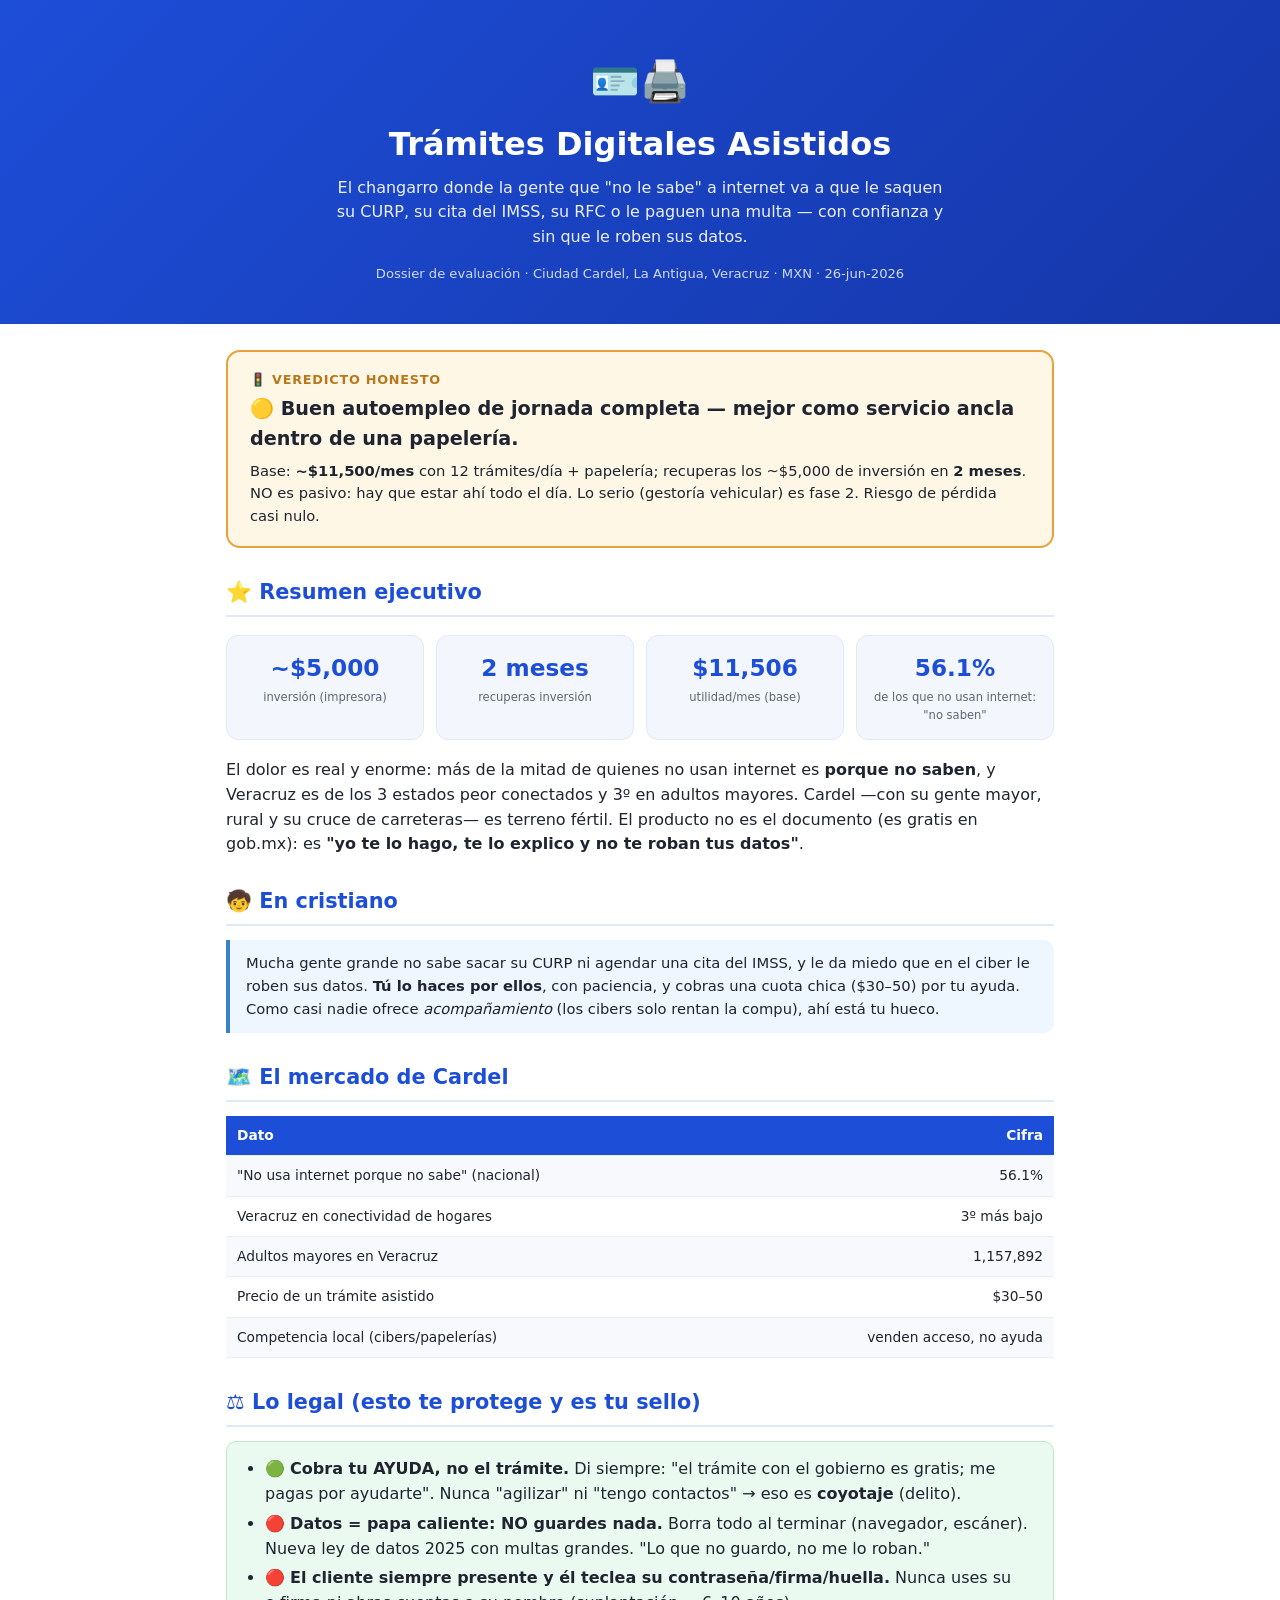
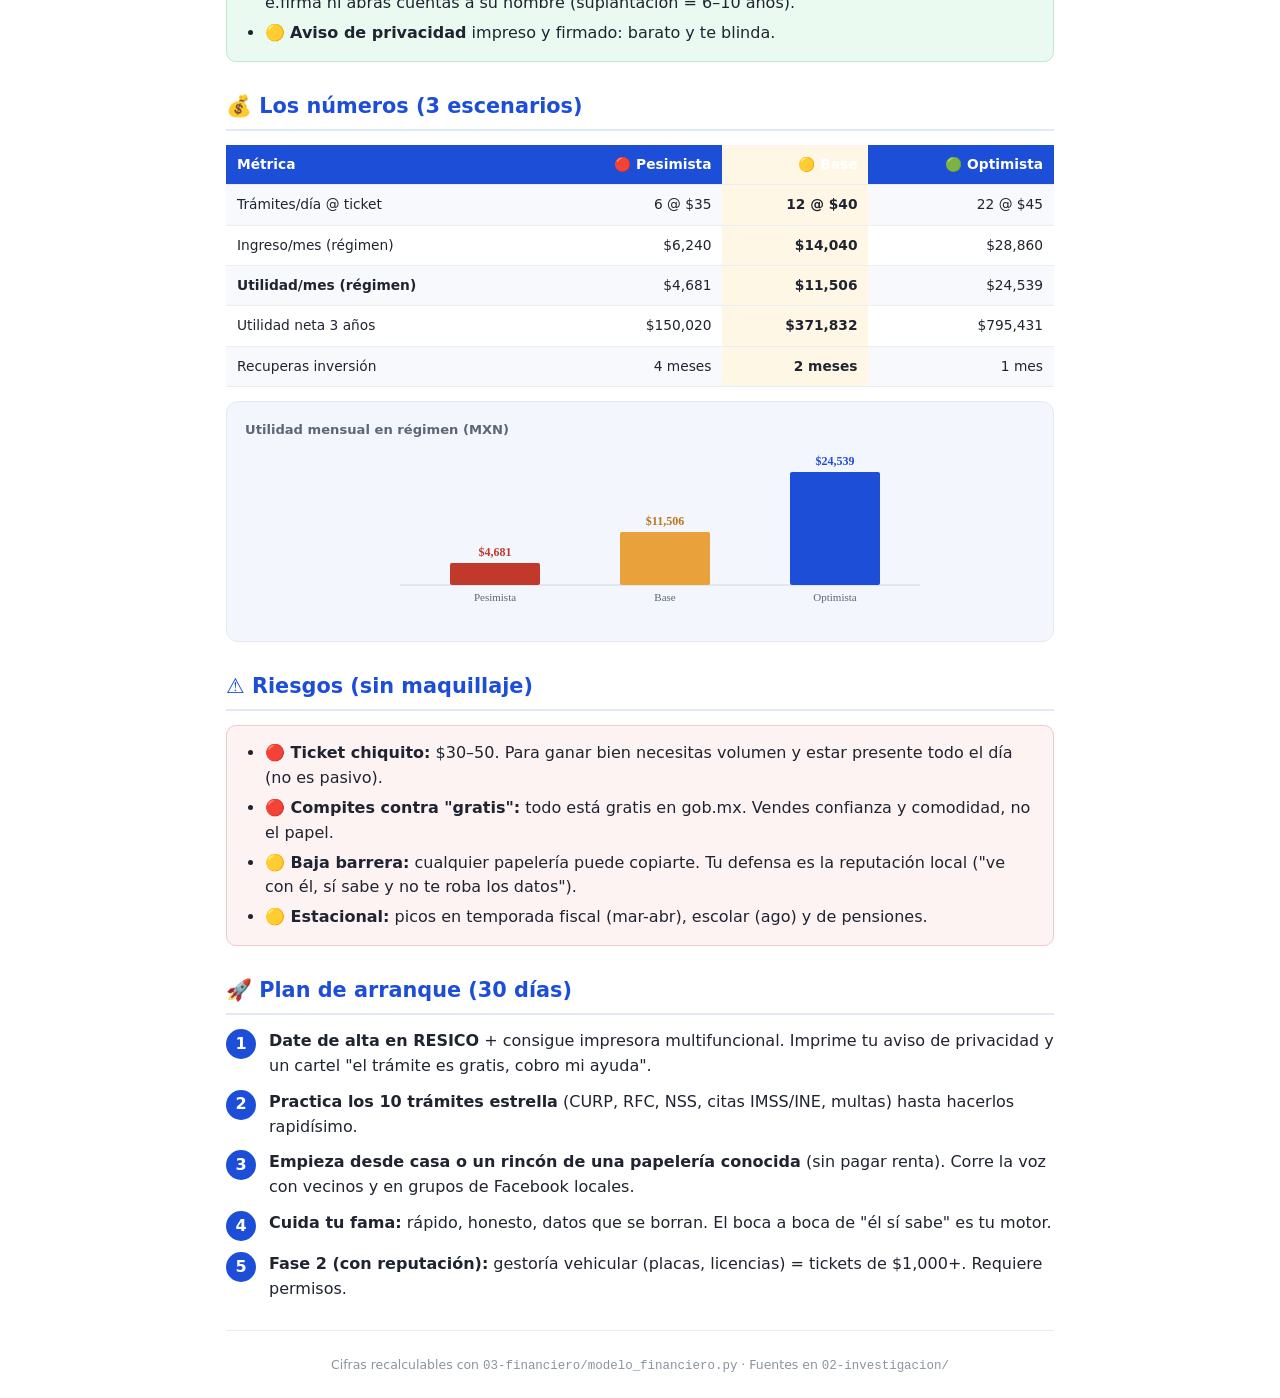
<file: html/tramites.html>
<!DOCTYPE html>
<html lang="es"><head>
<meta charset="UTF-8"><meta name="viewport" content="width=device-width, initial-scale=1.0">
<title>Dossier — Trámites Digitales Asistidos · Cardel</title>
<style>
  @page { margin: 16mm 0; }
  *{margin:0;padding:0;box-sizing:border-box;-webkit-print-color-adjust:exact;print-color-adjust:exact;}
  body{font-family:'Segoe UI',system-ui,sans-serif;color:#1f2430;line-height:1.55;}
  .wrap{max-width:880px;margin:0 auto;padding:0 26px;}
  .cover{background:linear-gradient(135deg,#1d4ed8,#1536a8);color:#fff;padding:50px 26px 40px;text-align:center;}
  .cover .kic{font-size:2.5rem;} .cover h1{font-size:2rem;margin:8px 0 6px;}
  .cover p{opacity:.92;max-width:620px;margin:0 auto;} .cover .meta{margin-top:14px;font-size:.82rem;opacity:.8;}
  .verdict{background:#fff7e6;border:2px solid #e8a13b;border-radius:14px;padding:18px 22px;margin:26px 0;}
  .verdict .lbl{font-weight:700;color:#b8771b;font-size:.8rem;letter-spacing:.06em;text-transform:uppercase;}
  .verdict h2{font-size:1.2rem;margin:4px 0 6px;}
  h2.sec{font-size:1.3rem;color:#1d4ed8;border-bottom:2px solid #e2e8f5;padding-bottom:7px;margin:28px 0 14px;}
  .kpis{display:grid;grid-template-columns:repeat(4,1fr);gap:12px;margin:18px 0;}
  .kpi{background:#f3f6fc;border:1px solid #e2e8f5;border-radius:12px;padding:14px;text-align:center;}
  .kpi .n{font-size:1.45rem;font-weight:800;color:#1d4ed8;} .kpi .l{font-size:.72rem;color:#5d6675;margin-top:3px;}
  table{width:100%;border-collapse:collapse;margin:12px 0;font-size:.86rem;}
  th,td{padding:9px 11px;text-align:left;border-bottom:1px solid #e9eef0;} th{background:#1d4ed8;color:#fff;}
  td.num,th.num{text-align:right;font-variant-numeric:tabular-nums;} tr:nth-child(even) td{background:#f7f9fc;}
  .base-col{background:#fff7e6!important;font-weight:700;}
  .cristiano{background:#eef6ff;border-left:4px solid #3b82c4;padding:12px 16px;border-radius:0 10px 10px 0;font-size:.92rem;}
  .risk{background:#fdf3f3;border:1px solid #f0c9c9;border-radius:10px;padding:6px 16px;}
  .eth{background:#eafaf1;border:1px solid #bfe6cf;border-radius:10px;padding:6px 16px;}
  ul{margin:9px 0 9px 22px;} li{margin:5px 0;} p{margin:9px 0;}
  .step{display:flex;gap:13px;margin:11px 0;align-items:flex-start;}
  .step .num{flex:0 0 30px;height:30px;background:#1d4ed8;color:#fff;border-radius:50%;display:flex;align-items:center;justify-content:center;font-weight:700;}
  .chart{background:#f3f6fc;border:1px solid #e2e8f5;border-radius:12px;padding:18px;margin:14px 0;}
  .foot{text-align:center;color:#8a93a0;font-size:.78rem;padding:24px;border-top:1px solid #e9eef0;margin-top:28px;}
  section{break-inside:avoid;}
</style></head>
<body>
<div class="cover">
  <div class="kic">🪪🖨️</div>
  <h1>Trámites Digitales Asistidos</h1>
  <p>El changarro donde la gente que "no le sabe" a internet va a que le saquen su CURP, su cita del IMSS, su RFC o le paguen una multa — con confianza y sin que le roben sus datos.</p>
  <div class="meta">Dossier de evaluación · Ciudad Cardel, La Antigua, Veracruz · MXN · 26-jun-2026</div>
</div>
<div class="wrap">
  <div class="verdict">
    <div class="lbl">🚦 Veredicto honesto</div>
    <h2>🟡 Buen autoempleo de jornada completa — mejor como servicio ancla dentro de una papelería.</h2>
    <p style="margin:0;font-size:.92rem">Base: <b>~$11,500/mes</b> con 12 trámites/día + papelería; recuperas los ~$5,000 de inversión en <b>2 meses</b>. NO es pasivo: hay que estar ahí todo el día. Lo serio (gestoría vehicular) es fase 2. Riesgo de pérdida casi nulo.</p>
  </div>

  <h2 class="sec">⭐ Resumen ejecutivo</h2>
  <div class="kpis">
    <div class="kpi"><div class="n">~$5,000</div><div class="l">inversión (impresora)</div></div>
    <div class="kpi"><div class="n">2 meses</div><div class="l">recuperas inversión</div></div>
    <div class="kpi"><div class="n">$11,506</div><div class="l">utilidad/mes (base)</div></div>
    <div class="kpi"><div class="n">56.1%</div><div class="l">de los que no usan internet: "no saben"</div></div>
  </div>
  <p>El dolor es real y enorme: más de la mitad de quienes no usan internet es <b>porque no saben</b>, y Veracruz es de los 3 estados peor conectados y 3º en adultos mayores. Cardel —con su gente mayor, rural y su cruce de carreteras— es terreno fértil. El producto no es el documento (es gratis en gob.mx): es <b>"yo te lo hago, te lo explico y no te roban tus datos"</b>.</p>

  <h2 class="sec">🧒 En cristiano</h2>
  <div class="cristiano">Mucha gente grande no sabe sacar su CURP ni agendar una cita del IMSS, y le da miedo que en el ciber le roben sus datos. <b>Tú lo haces por ellos</b>, con paciencia, y cobras una cuota chica ($30–50) por tu ayuda. Como casi nadie ofrece <i>acompañamiento</i> (los cibers solo rentan la compu), ahí está tu hueco.</div>

  <h2 class="sec">🗺️ El mercado de Cardel</h2>
  <table>
    <tr><th>Dato</th><th class="num">Cifra</th></tr>
    <tr><td>"No usa internet porque no sabe" (nacional)</td><td class="num">56.1%</td></tr>
    <tr><td>Veracruz en conectividad de hogares</td><td class="num">3º más bajo</td></tr>
    <tr><td>Adultos mayores en Veracruz</td><td class="num">1,157,892</td></tr>
    <tr><td>Precio de un trámite asistido</td><td class="num">$30–50</td></tr>
    <tr><td>Competencia local (cibers/papelerías)</td><td class="num">venden acceso, no ayuda</td></tr>
  </table>

  <h2 class="sec">⚖️ Lo legal (esto te protege y es tu sello)</h2>
  <div class="eth">
    <ul>
      <li>🟢 <b>Cobra tu AYUDA, no el trámite.</b> Di siempre: "el trámite con el gobierno es gratis; me pagas por ayudarte". Nunca "agilizar" ni "tengo contactos" → eso es <b>coyotaje</b> (delito).</li>
      <li>🔴 <b>Datos = papa caliente: NO guardes nada.</b> Borra todo al terminar (navegador, escáner). Nueva ley de datos 2025 con multas grandes. "Lo que no guardo, no me lo roban."</li>
      <li>🔴 <b>El cliente siempre presente y él teclea su contraseña/firma/huella.</b> Nunca uses su e.firma ni abras cuentas a su nombre (suplantación = 6–10 años).</li>
      <li>🟡 <b>Aviso de privacidad</b> impreso y firmado: barato y te blinda.</li>
    </ul>
  </div>

  <h2 class="sec">💰 Los números (3 escenarios)</h2>
  <table>
    <tr><th>Métrica</th><th class="num">🔴 Pesimista</th><th class="num base-col">🟡 Base</th><th class="num">🟢 Optimista</th></tr>
    <tr><td>Trámites/día @ ticket</td><td class="num">6 @ $35</td><td class="num base-col">12 @ $40</td><td class="num">22 @ $45</td></tr>
    <tr><td>Ingreso/mes (régimen)</td><td class="num">$6,240</td><td class="num base-col">$14,040</td><td class="num">$28,860</td></tr>
    <tr><td><b>Utilidad/mes (régimen)</b></td><td class="num">$4,681</td><td class="num base-col">$11,506</td><td class="num">$24,539</td></tr>
    <tr><td>Utilidad neta 3 años</td><td class="num">$150,020</td><td class="num base-col">$371,832</td><td class="num">$795,431</td></tr>
    <tr><td>Recuperas inversión</td><td class="num">4 meses</td><td class="num base-col">2 meses</td><td class="num">1 mes</td></tr>
  </table>
  <div class="chart">
    <div style="font-size:.82rem;font-weight:700;color:#5d6675;margin-bottom:10px">Utilidad mensual en régimen (MXN)</div>
    <svg viewBox="0 0 600 165" width="100%" height="165" font-family="Segoe UI">
      <line x1="60" y1="135" x2="580" y2="135" stroke="#cdd6e6"/>
      <rect x="110" y="113" width="90" height="22" fill="#c0392b" rx="2"/><text x="155" y="106" text-anchor="middle" font-size="12" fill="#c0392b" font-weight="700">$4,681</text><text x="155" y="151" text-anchor="middle" font-size="11" fill="#5d6675">Pesimista</text>
      <rect x="280" y="82" width="90" height="53" fill="#e8a13b" rx="2"/><text x="325" y="75" text-anchor="middle" font-size="12" fill="#b8771b" font-weight="700">$11,506</text><text x="325" y="151" text-anchor="middle" font-size="11" fill="#5d6675">Base</text>
      <rect x="450" y="22" width="90" height="113" fill="#1d4ed8" rx="2"/><text x="495" y="15" text-anchor="middle" font-size="12" fill="#1d4ed8" font-weight="700">$24,539</text><text x="495" y="151" text-anchor="middle" font-size="11" fill="#5d6675">Optimista</text>
    </svg>
  </div>

  <h2 class="sec">⚠️ Riesgos (sin maquillaje)</h2>
  <div class="risk"><ul>
    <li><b>🔴 Ticket chiquito:</b> $30–50. Para ganar bien necesitas volumen y estar presente todo el día (no es pasivo).</li>
    <li><b>🔴 Compites contra "gratis":</b> todo está gratis en gob.mx. Vendes confianza y comodidad, no el papel.</li>
    <li><b>🟡 Baja barrera:</b> cualquier papelería puede copiarte. Tu defensa es la reputación local ("ve con él, sí sabe y no te roba los datos").</li>
    <li><b>🟡 Estacional:</b> picos en temporada fiscal (mar-abr), escolar (ago) y de pensiones.</li>
  </ul></div>

  <h2 class="sec">🚀 Plan de arranque (30 días)</h2>
  <div class="step"><div class="num">1</div><div><b>Date de alta en RESICO</b> + consigue impresora multifuncional. Imprime tu aviso de privacidad y un cartel "el trámite es gratis, cobro mi ayuda".</div></div>
  <div class="step"><div class="num">2</div><div><b>Practica los 10 trámites estrella</b> (CURP, RFC, NSS, citas IMSS/INE, multas) hasta hacerlos rapidísimo.</div></div>
  <div class="step"><div class="num">3</div><div><b>Empieza desde casa o un rincón de una papelería conocida</b> (sin pagar renta). Corre la voz con vecinos y en grupos de Facebook locales.</div></div>
  <div class="step"><div class="num">4</div><div><b>Cuida tu fama:</b> rápido, honesto, datos que se borran. El boca a boca de "él sí sabe" es tu motor.</div></div>
  <div class="step"><div class="num">5</div><div><b>Fase 2 (con reputación):</b> gestoría vehicular (placas, licencias) = tickets de $1,000+. Requiere permisos.</div></div>

  <div class="foot">Cifras recalculables con <code>03-financiero/modelo_financiero.py</code> · Fuentes en <code>02-investigacion/</code></div>
</div>
</body></html>
</file>
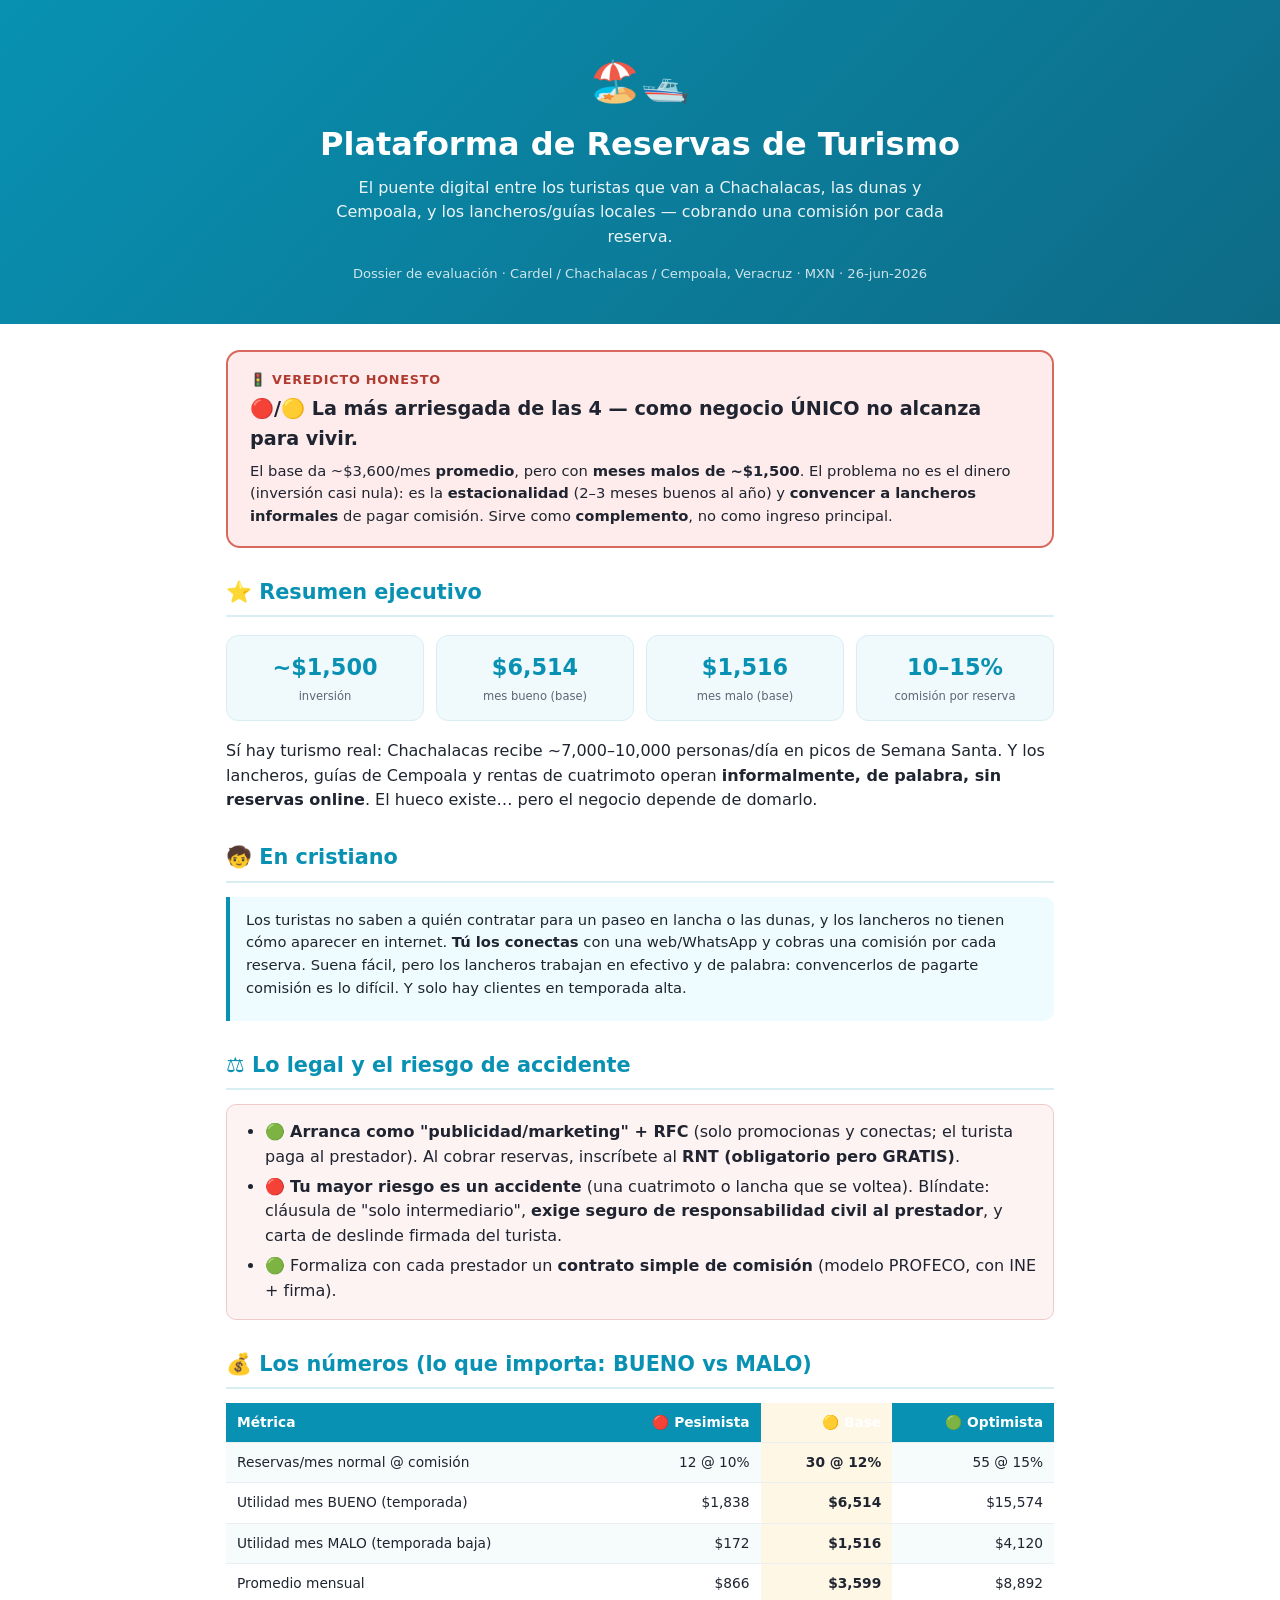
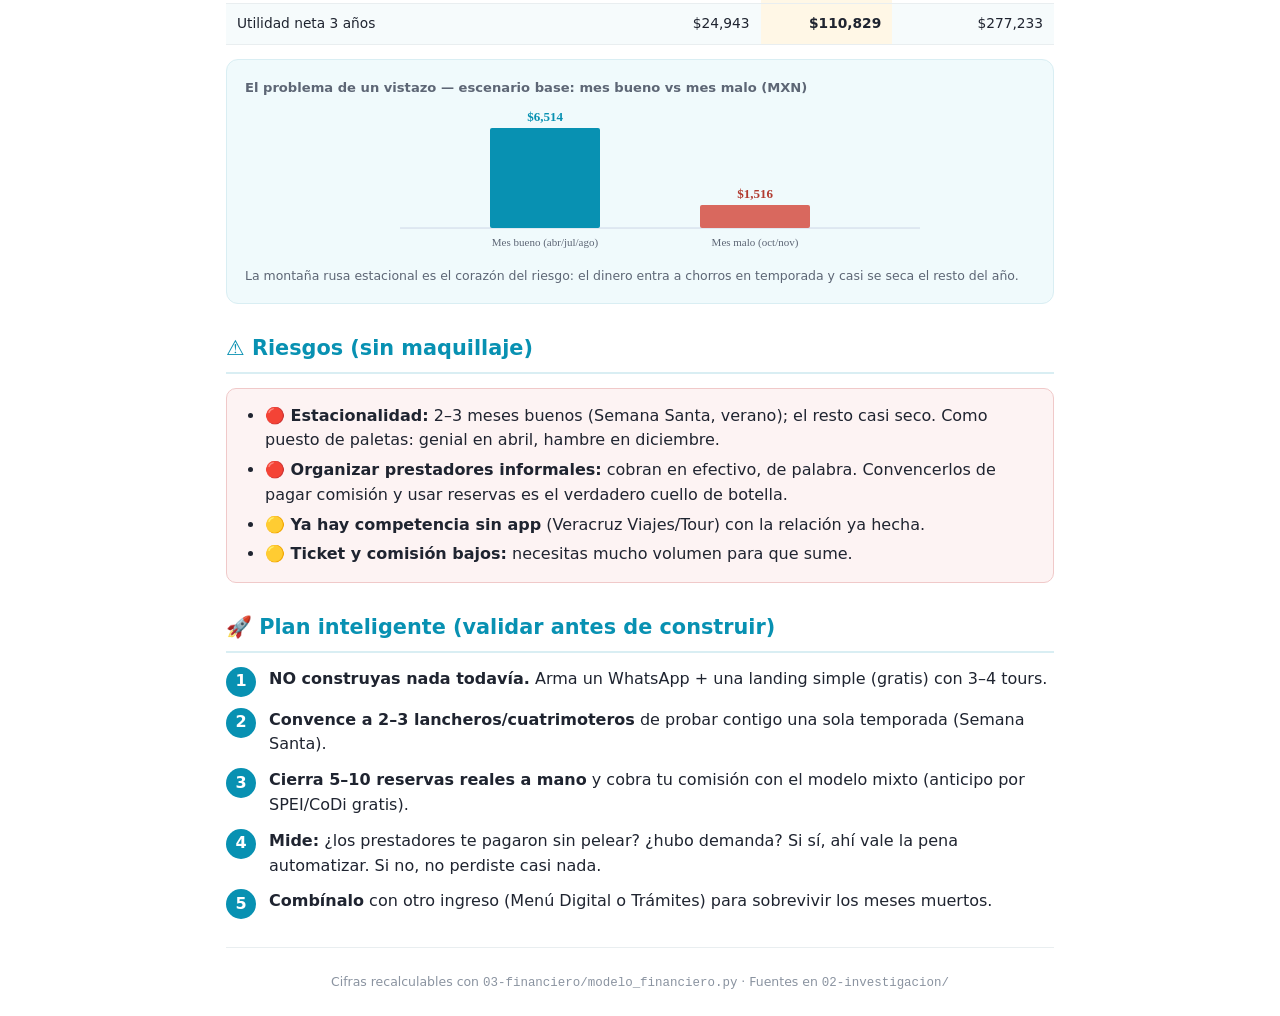
<file: html/turismo.html>
<!DOCTYPE html>
<html lang="es"><head>
<meta charset="UTF-8"><meta name="viewport" content="width=device-width, initial-scale=1.0">
<title>Dossier — Plataforma de Turismo · Cardel</title>
<style>
  @page { margin: 16mm 0; }
  *{margin:0;padding:0;box-sizing:border-box;-webkit-print-color-adjust:exact;print-color-adjust:exact;}
  body{font-family:'Segoe UI',system-ui,sans-serif;color:#1f2430;line-height:1.55;}
  .wrap{max-width:880px;margin:0 auto;padding:0 26px;}
  .cover{background:linear-gradient(135deg,#0891b2,#0e6b86);color:#fff;padding:50px 26px 40px;text-align:center;}
  .cover .kic{font-size:2.5rem;} .cover h1{font-size:2rem;margin:8px 0 6px;}
  .cover p{opacity:.92;max-width:620px;margin:0 auto;} .cover .meta{margin-top:14px;font-size:.82rem;opacity:.8;}
  .verdict{background:#fdeceb;border:2px solid #d9685e;border-radius:14px;padding:18px 22px;margin:26px 0;}
  .verdict .lbl{font-weight:700;color:#b13b30;font-size:.8rem;letter-spacing:.06em;text-transform:uppercase;}
  .verdict h2{font-size:1.2rem;margin:4px 0 6px;}
  h2.sec{font-size:1.3rem;color:#0891b2;border-bottom:2px solid #d9eef3;padding-bottom:7px;margin:28px 0 14px;}
  .kpis{display:grid;grid-template-columns:repeat(4,1fr);gap:12px;margin:18px 0;}
  .kpi{background:#f0fafc;border:1px solid #d9eef3;border-radius:12px;padding:14px;text-align:center;}
  .kpi .n{font-size:1.4rem;font-weight:800;color:#0891b2;} .kpi .l{font-size:.72rem;color:#5d6675;margin-top:3px;}
  table{width:100%;border-collapse:collapse;margin:12px 0;font-size:.86rem;}
  th,td{padding:9px 11px;text-align:left;border-bottom:1px solid #e9eef0;} th{background:#0891b2;color:#fff;}
  td.num,th.num{text-align:right;font-variant-numeric:tabular-nums;} tr:nth-child(even) td{background:#f6fbfc;}
  .base-col{background:#fff7e6!important;font-weight:700;}
  .cristiano{background:#eefcff;border-left:4px solid #0891b2;padding:12px 16px;border-radius:0 10px 10px 0;font-size:.92rem;}
  .risk{background:#fdf3f3;border:1px solid #f0c9c9;border-radius:10px;padding:6px 16px;}
  ul{margin:9px 0 9px 22px;} li{margin:5px 0;} p{margin:9px 0;}
  .step{display:flex;gap:13px;margin:11px 0;align-items:flex-start;}
  .step .num{flex:0 0 30px;height:30px;background:#0891b2;color:#fff;border-radius:50%;display:flex;align-items:center;justify-content:center;font-weight:700;}
  .chart{background:#f0fafc;border:1px solid #d9eef3;border-radius:12px;padding:18px;margin:14px 0;}
  .foot{text-align:center;color:#8a93a0;font-size:.78rem;padding:24px;border-top:1px solid #e9eef0;margin-top:28px;}
  section{break-inside:avoid;}
</style></head>
<body>
<div class="cover">
  <div class="kic">🏖️🛥️</div>
  <h1>Plataforma de Reservas de Turismo</h1>
  <p>El puente digital entre los turistas que van a Chachalacas, las dunas y Cempoala, y los lancheros/guías locales — cobrando una comisión por cada reserva.</p>
  <div class="meta">Dossier de evaluación · Cardel / Chachalacas / Cempoala, Veracruz · MXN · 26-jun-2026</div>
</div>
<div class="wrap">
  <div class="verdict">
    <div class="lbl">🚦 Veredicto honesto</div>
    <h2>🔴/🟡 La más arriesgada de las 4 — como negocio ÚNICO no alcanza para vivir.</h2>
    <p style="margin:0;font-size:.92rem">El base da ~$3,600/mes <b>promedio</b>, pero con <b>meses malos de ~$1,500</b>. El problema no es el dinero (inversión casi nula): es la <b>estacionalidad</b> (2–3 meses buenos al año) y <b>convencer a lancheros informales</b> de pagar comisión. Sirve como <b>complemento</b>, no como ingreso principal.</p>
  </div>

  <h2 class="sec">⭐ Resumen ejecutivo</h2>
  <div class="kpis">
    <div class="kpi"><div class="n">~$1,500</div><div class="l">inversión</div></div>
    <div class="kpi"><div class="n">$6,514</div><div class="l">mes bueno (base)</div></div>
    <div class="kpi"><div class="n">$1,516</div><div class="l">mes malo (base)</div></div>
    <div class="kpi"><div class="n">10–15%</div><div class="l">comisión por reserva</div></div>
  </div>
  <p>Sí hay turismo real: Chachalacas recibe ~7,000–10,000 personas/día en picos de Semana Santa. Y los lancheros, guías de Cempoala y rentas de cuatrimoto operan <b>informalmente, de palabra, sin reservas online</b>. El hueco existe… pero el negocio depende de domarlo.</p>

  <h2 class="sec">🧒 En cristiano</h2>
  <div class="cristiano">Los turistas no saben a quién contratar para un paseo en lancha o las dunas, y los lancheros no tienen cómo aparecer en internet. <b>Tú los conectas</b> con una web/WhatsApp y cobras una comisión por cada reserva. Suena fácil, pero los lancheros trabajan en efectivo y de palabra: convencerlos de pagarte comisión es lo difícil. Y solo hay clientes en temporada alta.</p>
  </div>

  <h2 class="sec">⚖️ Lo legal y el riesgo de accidente</h2>
  <div class="risk"><ul>
    <li>🟢 <b>Arranca como "publicidad/marketing" + RFC</b> (solo promocionas y conectas; el turista paga al prestador). Al cobrar reservas, inscríbete al <b>RNT (obligatorio pero GRATIS)</b>.</li>
    <li>🔴 <b>Tu mayor riesgo es un accidente</b> (una cuatrimoto o lancha que se voltea). Blíndate: cláusula de "solo intermediario", <b>exige seguro de responsabilidad civil al prestador</b>, y carta de deslinde firmada del turista.</li>
    <li>🟢 Formaliza con cada prestador un <b>contrato simple de comisión</b> (modelo PROFECO, con INE + firma).</li>
  </ul></div>

  <h2 class="sec">💰 Los números (lo que importa: BUENO vs MALO)</h2>
  <table>
    <tr><th>Métrica</th><th class="num">🔴 Pesimista</th><th class="num base-col">🟡 Base</th><th class="num">🟢 Optimista</th></tr>
    <tr><td>Reservas/mes normal @ comisión</td><td class="num">12 @ 10%</td><td class="num base-col">30 @ 12%</td><td class="num">55 @ 15%</td></tr>
    <tr><td>Utilidad mes BUENO (temporada)</td><td class="num">$1,838</td><td class="num base-col">$6,514</td><td class="num">$15,574</td></tr>
    <tr><td>Utilidad mes MALO (temporada baja)</td><td class="num">$172</td><td class="num base-col">$1,516</td><td class="num">$4,120</td></tr>
    <tr><td>Promedio mensual</td><td class="num">$866</td><td class="num base-col">$3,599</td><td class="num">$8,892</td></tr>
    <tr><td>Utilidad neta 3 años</td><td class="num">$24,943</td><td class="num base-col">$110,829</td><td class="num">$277,233</td></tr>
  </table>
  <div class="chart">
    <div style="font-size:.82rem;font-weight:700;color:#5d6675;margin-bottom:10px">El problema de un vistazo — escenario base: mes bueno vs mes malo (MXN)</div>
    <svg viewBox="0 0 600 150" width="100%" height="150" font-family="Segoe UI">
      <line x1="60" y1="120" x2="580" y2="120" stroke="#cdd6e6"/>
      <rect x="150" y="20" width="110" height="100" fill="#0891b2" rx="2"/><text x="205" y="13" text-anchor="middle" font-size="13" fill="#0891b2" font-weight="700">$6,514</text><text x="205" y="138" text-anchor="middle" font-size="11" fill="#5d6675">Mes bueno (abr/jul/ago)</text>
      <rect x="360" y="97" width="110" height="23" fill="#d9685e" rx="2"/><text x="415" y="90" text-anchor="middle" font-size="13" fill="#b13b30" font-weight="700">$1,516</text><text x="415" y="138" text-anchor="middle" font-size="11" fill="#5d6675">Mes malo (oct/nov)</text>
    </svg>
    <div style="font-size:.78rem;color:#5d6675">La montaña rusa estacional es el corazón del riesgo: el dinero entra a chorros en temporada y casi se seca el resto del año.</div>
  </div>

  <h2 class="sec">⚠️ Riesgos (sin maquillaje)</h2>
  <div class="risk"><ul>
    <li><b>🔴 Estacionalidad:</b> 2–3 meses buenos (Semana Santa, verano); el resto casi seco. Como puesto de paletas: genial en abril, hambre en diciembre.</li>
    <li><b>🔴 Organizar prestadores informales:</b> cobran en efectivo, de palabra. Convencerlos de pagar comisión y usar reservas es el verdadero cuello de botella.</li>
    <li><b>🟡 Ya hay competencia sin app</b> (Veracruz Viajes/Tour) con la relación ya hecha.</li>
    <li><b>🟡 Ticket y comisión bajos:</b> necesitas mucho volumen para que sume.</li>
  </ul></div>

  <h2 class="sec">🚀 Plan inteligente (validar antes de construir)</h2>
  <div class="step"><div class="num">1</div><div><b>NO construyas nada todavía.</b> Arma un WhatsApp + una landing simple (gratis) con 3–4 tours.</div></div>
  <div class="step"><div class="num">2</div><div><b>Convence a 2–3 lancheros/cuatrimoteros</b> de probar contigo una sola temporada (Semana Santa).</div></div>
  <div class="step"><div class="num">3</div><div><b>Cierra 5–10 reservas reales a mano</b> y cobra tu comisión con el modelo mixto (anticipo por SPEI/CoDi gratis).</div></div>
  <div class="step"><div class="num">4</div><div><b>Mide:</b> ¿los prestadores te pagaron sin pelear? ¿hubo demanda? Si sí, ahí vale la pena automatizar. Si no, no perdiste casi nada.</div></div>
  <div class="step"><div class="num">5</div><div><b>Combínalo</b> con otro ingreso (Menú Digital o Trámites) para sobrevivir los meses muertos.</div></div>

  <div class="foot">Cifras recalculables con <code>03-financiero/modelo_financiero.py</code> · Fuentes en <code>02-investigacion/</code></div>
</div>
</body></html>
</file>
<file: assets/tw.css>
*,:after,:before{--tw-border-spacing-x:0;--tw-border-spacing-y:0;--tw-translate-x:0;--tw-translate-y:0;--tw-rotate:0;--tw-skew-x:0;--tw-skew-y:0;--tw-scale-x:1;--tw-scale-y:1;--tw-pan-x: ;--tw-pan-y: ;--tw-pinch-zoom: ;--tw-scroll-snap-strictness:proximity;--tw-gradient-from-position: ;--tw-gradient-via-position: ;--tw-gradient-to-position: ;--tw-ordinal: ;--tw-slashed-zero: ;--tw-numeric-figure: ;--tw-numeric-spacing: ;--tw-numeric-fraction: ;--tw-ring-inset: ;--tw-ring-offset-width:0px;--tw-ring-offset-color:#fff;--tw-ring-color:rgba(59,130,246,.5);--tw-ring-offset-shadow:0 0 #0000;--tw-ring-shadow:0 0 #0000;--tw-shadow:0 0 #0000;--tw-shadow-colored:0 0 #0000;--tw-blur: ;--tw-brightness: ;--tw-contrast: ;--tw-grayscale: ;--tw-hue-rotate: ;--tw-invert: ;--tw-saturate: ;--tw-sepia: ;--tw-drop-shadow: ;--tw-backdrop-blur: ;--tw-backdrop-brightness: ;--tw-backdrop-contrast: ;--tw-backdrop-grayscale: ;--tw-backdrop-hue-rotate: ;--tw-backdrop-invert: ;--tw-backdrop-opacity: ;--tw-backdrop-saturate: ;--tw-backdrop-sepia: ;--tw-contain-size: ;--tw-contain-layout: ;--tw-contain-paint: ;--tw-contain-style: }::backdrop{--tw-border-spacing-x:0;--tw-border-spacing-y:0;--tw-translate-x:0;--tw-translate-y:0;--tw-rotate:0;--tw-skew-x:0;--tw-skew-y:0;--tw-scale-x:1;--tw-scale-y:1;--tw-pan-x: ;--tw-pan-y: ;--tw-pinch-zoom: ;--tw-scroll-snap-strictness:proximity;--tw-gradient-from-position: ;--tw-gradient-via-position: ;--tw-gradient-to-position: ;--tw-ordinal: ;--tw-slashed-zero: ;--tw-numeric-figure: ;--tw-numeric-spacing: ;--tw-numeric-fraction: ;--tw-ring-inset: ;--tw-ring-offset-width:0px;--tw-ring-offset-color:#fff;--tw-ring-color:rgba(59,130,246,.5);--tw-ring-offset-shadow:0 0 #0000;--tw-ring-shadow:0 0 #0000;--tw-shadow:0 0 #0000;--tw-shadow-colored:0 0 #0000;--tw-blur: ;--tw-brightness: ;--tw-contrast: ;--tw-grayscale: ;--tw-hue-rotate: ;--tw-invert: ;--tw-saturate: ;--tw-sepia: ;--tw-drop-shadow: ;--tw-backdrop-blur: ;--tw-backdrop-brightness: ;--tw-backdrop-contrast: ;--tw-backdrop-grayscale: ;--tw-backdrop-hue-rotate: ;--tw-backdrop-invert: ;--tw-backdrop-opacity: ;--tw-backdrop-saturate: ;--tw-backdrop-sepia: ;--tw-contain-size: ;--tw-contain-layout: ;--tw-contain-paint: ;--tw-contain-style: }/*! tailwindcss v3.4.17 | MIT License | https://tailwindcss.com*/*,:after,:before{box-sizing:border-box;border:0 solid #e5e7eb}:after,:before{--tw-content:""}:host,html{line-height:1.5;-webkit-text-size-adjust:100%;-moz-tab-size:4;-o-tab-size:4;tab-size:4;font-family:Inter,system-ui,sans-serif;font-feature-settings:normal;font-variation-settings:normal;-webkit-tap-highlight-color:transparent}body{margin:0;line-height:inherit}hr{height:0;color:inherit;border-top-width:1px}abbr:where([title]){-webkit-text-decoration:underline dotted;text-decoration:underline dotted}h1,h2,h3,h4,h5,h6{font-size:inherit;font-weight:inherit}a{color:inherit;text-decoration:inherit}b,strong{font-weight:bolder}code,kbd,pre,samp{font-family:JetBrains Mono,Fira Code,monospace;font-feature-settings:normal;font-variation-settings:normal;font-size:1em}small{font-size:80%}sub,sup{font-size:75%;line-height:0;position:relative;vertical-align:baseline}sub{bottom:-.25em}sup{top:-.5em}table{text-indent:0;border-color:inherit;border-collapse:collapse}button,input,optgroup,select,textarea{font-family:inherit;font-feature-settings:inherit;font-variation-settings:inherit;font-size:100%;font-weight:inherit;line-height:inherit;letter-spacing:inherit;color:inherit;margin:0;padding:0}button,select{text-transform:none}button,input:where([type=button]),input:where([type=reset]),input:where([type=submit]){-webkit-appearance:button;background-color:transparent;background-image:none}:-moz-focusring{outline:auto}:-moz-ui-invalid{box-shadow:none}progress{vertical-align:baseline}::-webkit-inner-spin-button,::-webkit-outer-spin-button{height:auto}[type=search]{-webkit-appearance:textfield;outline-offset:-2px}::-webkit-search-decoration{-webkit-appearance:none}::-webkit-file-upload-button{-webkit-appearance:button;font:inherit}summary{display:list-item}blockquote,dd,dl,figure,h1,h2,h3,h4,h5,h6,hr,p,pre{margin:0}fieldset{margin:0}fieldset,legend{padding:0}menu,ol,ul{list-style:none;margin:0;padding:0}dialog{padding:0}textarea{resize:vertical}input::-moz-placeholder,textarea::-moz-placeholder{opacity:1;color:#9ca3af}input::placeholder,textarea::placeholder{opacity:1;color:#9ca3af}[role=button],button{cursor:pointer}:disabled{cursor:default}audio,canvas,embed,iframe,img,object,svg,video{display:block;vertical-align:middle}img,video{max-width:100%;height:auto}[hidden]:where(:not([hidden=until-found])){display:none}html{scroll-behavior:smooth}body{--tw-bg-opacity:1;background-color:rgb(5 5 5/var(--tw-bg-opacity,1));color:rgb(212 212 212/var(--tw-text-opacity,1));-webkit-font-smoothing:antialiased;-moz-osx-font-smoothing:grayscale;font-feature-settings:"liga" 1,"calt" 1}body,h1,h2,h3,h4{--tw-text-opacity:1}h1,h2,h3,h4{font-family:Orbitron,Sora,sans-serif;color:rgb(255 255 255/var(--tw-text-opacity,1))}::-moz-selection{background-color:rgba(234,179,8,.2);--tw-text-opacity:1;color:rgb(255 255 255/var(--tw-text-opacity,1))}::selection{background-color:rgba(234,179,8,.2);--tw-text-opacity:1;color:rgb(255 255 255/var(--tw-text-opacity,1))}:focus-visible{outline:2px solid transparent;outline-offset:2px;--tw-ring-offset-shadow:var(--tw-ring-inset) 0 0 0 var(--tw-ring-offset-width) var(--tw-ring-offset-color);--tw-ring-shadow:var(--tw-ring-inset) 0 0 0 calc(2px + var(--tw-ring-offset-width)) var(--tw-ring-color);box-shadow:var(--tw-ring-offset-shadow),var(--tw-ring-shadow),var(--tw-shadow,0 0 #0000);--tw-ring-color:rgba(234,179,8,.5);--tw-ring-offset-width:2px;--tw-ring-offset-color:#050505}.card{background:linear-gradient(160deg,rgba(19,19,22,.85),rgba(13,13,15,.65));border:1px solid hsla(0,0%,100%,.05);-webkit-backdrop-filter:blur(20px);backdrop-filter:blur(20px);border-radius:1.25rem;box-shadow:0 25px 60px -20px rgba(0,0,0,.6);transition:all .5s cubic-bezier(.16,1,.3,1)}.card:hover{border-color:hsla(0,0%,100%,.1);box-shadow:0 35px 80px -20px rgba(0,0,0,.8);transform:translateY(-2px)}.grad-text{-webkit-background-clip:text;background-clip:text;color:transparent;background-image:linear-gradient(90deg,#f4f4f5,hsla(240,5%,96%,.5))}.badge{display:inline-flex;align-items:center;gap:.375rem;border-radius:9999px;border-width:1px;padding:.25rem .75rem;font-size:11px;font-weight:600;letter-spacing:.025em;-webkit-backdrop-filter:blur(8px);backdrop-filter:blur(8px)}.b-green{border-color:rgba(16,185,129,.2);background-color:rgba(16,185,129,.1);--tw-text-opacity:1;color:rgb(110 231 183/var(--tw-text-opacity,1))}.b-yellow{border-color:rgba(245,158,11,.2);background-color:rgba(245,158,11,.1);--tw-text-opacity:1;color:rgb(252 211 77/var(--tw-text-opacity,1))}.b-red{border-color:rgba(244,63,94,.2);background-color:rgba(244,63,94,.1);--tw-text-opacity:1;color:rgb(253 164 175/var(--tw-text-opacity,1))}.b-blue{border-color:rgba(99,102,241,.2);background-color:rgba(99,102,241,.1);--tw-text-opacity:1;color:rgb(165 180 252/var(--tw-text-opacity,1))}.chip{border-radius:9999px;padding:.375rem .875rem;font-size:11px;font-weight:500;letter-spacing:.025em;background:hsla(0,0%,100%,.04);border:1px solid hsla(0,0%,100%,.08);color:hsla(0,0%,100%,.7)}.btn,.chip{display:inline-flex;align-items:center}.btn{gap:.5rem;border-radius:.75rem;padding:.75rem 1.5rem;font-weight:600;transition-property:all;transition-timing-function:cubic-bezier(.4,0,.2,1);transition-duration:.3s}.btn:hover{transform:translateY(-1px)}.btn-ghost{display:inline-flex;align-items:center;gap:.5rem;border-radius:.75rem;padding:.75rem 1.5rem;font-weight:600;transition-property:all;transition-timing-function:cubic-bezier(.4,0,.2,1);transition-duration:.3s}.btn-ghost:hover{transform:translateY(-1px)}.btn-ghost{color:hsla(0,0%,100%,.8);background:hsla(0,0%,100%,.04);border:1px solid hsla(0,0%,100%,.1)}.btn-ghost:hover{background:hsla(0,0%,100%,.08);border-color:hsla(0,0%,100%,.15)}.ptable{width:100%;font-size:.875rem;line-height:1.25rem;border-collapse:separate;border-spacing:0}.ptable th{border-bottom-width:1px;border-color:hsla(0,0%,100%,.05);padding:.75rem 1rem;text-align:left;font-size:11px;font-weight:700;text-transform:uppercase;letter-spacing:.05em;color:hsla(0,0%,100%,.4)}.ptable td{border-bottom-width:1px;border-color:hsla(0,0%,100%,.03);padding:.75rem 1rem}.ptable tr:last-child td{border-bottom-width:0}.ptable tr:hover td{background:hsla(0,0%,100%,.015)}.num{text-align:right;font-family:JetBrains Mono,Fira Code,monospace;font-size:.875rem;line-height:1.25rem;--tw-numeric-spacing:tabular-nums;font-variant-numeric:var(--tw-ordinal) var(--tw-slashed-zero) var(--tw-numeric-figure) var(--tw-numeric-spacing) var(--tw-numeric-fraction)}.rlist li{position:relative;border-bottom-width:1px;border-color:hsla(0,0%,100%,.04);padding-top:.75rem;padding-bottom:.75rem;padding-left:1.75rem;transition:background .2s ease}.rlist li:last-child{border-bottom-width:0}.rlist li:before{content:"";position:absolute;left:.5rem;top:18px;height:.375rem;width:.375rem;border-radius:9999px;--tw-bg-opacity:1;background-color:rgb(234 179 8/var(--tw-bg-opacity,1))}.rlist li:hover{background:hsla(0,0%,100%,.01)}.section-divider{height:1px;width:100%;background:linear-gradient(90deg,transparent,hsla(0,0%,100%,.06),transparent)}.fixed{position:fixed}.absolute{position:absolute}.relative{position:relative}.inset-0{inset:0}.-bottom-1{bottom:-.25rem}.-left-20{left:-5rem}.-left-32{left:-8rem}.-left-4{left:-1rem}.-right-20{right:-5rem}.-right-32{right:-8rem}.-top-20{top:-5rem}.-top-32{top:-8rem}.bottom-0{bottom:0}.bottom-3{bottom:.75rem}.left-0{left:0}.left-5{left:1.25rem}.right-0{right:0}.right-4{right:1rem}.top-0{top:0}.top-3{top:.75rem}.z-10{z-index:10}.z-50{z-index:50}.-mx-px{margin-left:-1px;margin-right:-1px}.mx-auto{margin-left:auto;margin-right:auto}.my-6{margin-top:1.5rem;margin-bottom:1.5rem}.-mt-5{margin-top:-1.25rem}.-mt-px{margin-top:-1px}.mb-10{margin-bottom:2.5rem}.mb-2{margin-bottom:.5rem}.mb-3{margin-bottom:.75rem}.mb-4{margin-bottom:1rem}.mb-6{margin-bottom:1.5rem}.mb-8{margin-bottom:2rem}.ml-5{margin-left:1.25rem}.mr-1\.5{margin-right:.375rem}.mt-0\.5{margin-top:.125rem}.mt-1{margin-top:.25rem}.mt-1\.5{margin-top:.375rem}.mt-10{margin-top:2.5rem}.mt-16{margin-top:4rem}.mt-2{margin-top:.5rem}.mt-3{margin-top:.75rem}.mt-4{margin-top:1rem}.mt-5{margin-top:1.25rem}.mt-6{margin-top:1.5rem}.mt-7{margin-top:1.75rem}.mt-8{margin-top:2rem}.line-clamp-2{overflow:hidden;display:-webkit-box;-webkit-box-orient:vertical;-webkit-line-clamp:2}.block{display:block}.inline-block{display:inline-block}.flex{display:flex}.inline-flex{display:inline-flex}.table{display:table}.grid{display:grid}.hidden{display:none}.h-0\.5{height:.125rem}.h-1\.5{height:.375rem}.h-24{height:6rem}.h-4{height:1rem}.h-5{height:1.25rem}.h-6{height:1.5rem}.h-60{height:15rem}.h-7{height:1.75rem}.h-8{height:2rem}.h-80{height:20rem}.h-96{height:24rem}.h-\[500px\]{height:500px}.h-auto{height:auto}.h-full{height:100%}.h-px{height:1px}.min-h-\[360px\]{min-height:360px}.min-h-screen{min-height:100vh}.w-0{width:0}.w-1{width:.25rem}.w-1\.5{width:.375rem}.w-4{width:1rem}.w-5{width:1.25rem}.w-60{width:15rem}.w-7{width:1.75rem}.w-8{width:2rem}.w-80{width:20rem}.w-96{width:24rem}.w-\[500px\]{width:500px}.w-full{width:100%}.max-w-2xl{max-width:42rem}.max-w-5xl{max-width:64rem}.max-w-lg{max-width:32rem}.max-w-xs{max-width:20rem}.transform{transform:translate(var(--tw-translate-x),var(--tw-translate-y)) rotate(var(--tw-rotate)) skewX(var(--tw-skew-x)) skewY(var(--tw-skew-y)) scaleX(var(--tw-scale-x)) scaleY(var(--tw-scale-y))}@keyframes breathe{0%,to{opacity:.4}50%{opacity:.8}}.animate-breathe{animation:breathe 4s ease-in-out infinite}@keyframes floaty{0%,to{transform:translateY(0) scale(1)}50%{transform:translateY(-8px) scale(1.02)}}.animate-floaty{animation:floaty 7s ease-in-out infinite}@keyframes ping{75%,to{transform:scale(2);opacity:0}}.animate-ping{animation:ping 1s cubic-bezier(0,0,.2,1) infinite}.resize{resize:both}.grid-cols-2{grid-template-columns:repeat(2,minmax(0,1fr))}.flex-col{flex-direction:column}.flex-wrap{flex-wrap:wrap}.place-items-center{place-items:center}.items-end{align-items:flex-end}.items-center{align-items:center}.justify-center{justify-content:center}.justify-between{justify-content:space-between}.gap-2{gap:.5rem}.gap-3{gap:.75rem}.gap-4{gap:1rem}.gap-5{gap:1.25rem}.gap-6{gap:1.5rem}.gap-8{gap:2rem}.space-y-2>:not([hidden])~:not([hidden]){--tw-space-y-reverse:0;margin-top:calc(.5rem*(1 - var(--tw-space-y-reverse)));margin-bottom:calc(.5rem*var(--tw-space-y-reverse))}.overflow-hidden{overflow:hidden}.overflow-x-auto{overflow-x:auto}.rounded-2xl{border-radius:1rem}.rounded-full{border-radius:9999px}.rounded-lg{border-radius:.5rem}.rounded-md{border-radius:.375rem}.rounded-sm{border-radius:.125rem}.rounded-xl{border-radius:.75rem}.border{border-width:1px}.border-b{border-bottom-width:1px}.border-l{border-left-width:1px}.border-cyan-400\/20{border-color:rgba(34,211,238,.2)}.border-white\/5{border-color:hsla(0,0%,100%,.05)}.border-white\/\[0\.04\]{border-color:hsla(0,0%,100%,.04)}.bg-accent{--tw-bg-opacity:1;background-color:rgb(234 179 8/var(--tw-bg-opacity,1))}.bg-cyan-400\/\[0\.04\]{background-color:rgba(34,211,238,.04)}.bg-emerald-400{--tw-bg-opacity:1;background-color:rgb(52 211 153/var(--tw-bg-opacity,1))}.bg-surface-0\/50{background-color:rgba(5,5,5,.5)}.bg-white\/\[0\.03\]{background-color:hsla(0,0%,100%,.03)}.bg-gradient-to-br{background-image:linear-gradient(to bottom right,var(--tw-gradient-stops))}.bg-gradient-to-r{background-image:linear-gradient(to right,var(--tw-gradient-stops))}.bg-gradient-to-t{background-image:linear-gradient(to top,var(--tw-gradient-stops))}.from-accent{--tw-gradient-from:#eab308 var(--tw-gradient-from-position);--tw-gradient-to:rgba(234,179,8,0) var(--tw-gradient-to-position);--tw-gradient-stops:var(--tw-gradient-from),var(--tw-gradient-to)}.from-amber-400{--tw-gradient-from:#fbbf24 var(--tw-gradient-from-position);--tw-gradient-to:rgba(251,191,36,0) var(--tw-gradient-to-position);--tw-gradient-stops:var(--tw-gradient-from),var(--tw-gradient-to)}.from-cyan-400{--tw-gradient-from:#22d3ee var(--tw-gradient-from-position);--tw-gradient-to:rgba(34,211,238,0) var(--tw-gradient-to-position);--tw-gradient-stops:var(--tw-gradient-from),var(--tw-gradient-to)}.from-emerald-400{--tw-gradient-from:#34d399 var(--tw-gradient-from-position);--tw-gradient-to:rgba(52,211,153,0) var(--tw-gradient-to-position);--tw-gradient-stops:var(--tw-gradient-from),var(--tw-gradient-to)}.from-fuchsia-400{--tw-gradient-from:#e879f9 var(--tw-gradient-from-position);--tw-gradient-to:rgba(232,121,249,0) var(--tw-gradient-to-position);--tw-gradient-stops:var(--tw-gradient-from),var(--tw-gradient-to)}.from-indigo-400{--tw-gradient-from:#818cf8 var(--tw-gradient-from-position);--tw-gradient-to:rgba(129,140,248,0) var(--tw-gradient-to-position);--tw-gradient-stops:var(--tw-gradient-from),var(--tw-gradient-to)}.from-indigo-500{--tw-gradient-from:#6366f1 var(--tw-gradient-from-position);--tw-gradient-to:rgba(99,102,241,0) var(--tw-gradient-to-position);--tw-gradient-stops:var(--tw-gradient-from),var(--tw-gradient-to)}.from-surface-0\/80{--tw-gradient-from:rgba(5,5,5,.8) var(--tw-gradient-from-position);--tw-gradient-to:rgba(5,5,5,0) var(--tw-gradient-to-position);--tw-gradient-stops:var(--tw-gradient-from),var(--tw-gradient-to)}.from-surface-1{--tw-gradient-from:#0a0a0c var(--tw-gradient-from-position);--tw-gradient-to:rgba(10,10,12,0) var(--tw-gradient-to-position);--tw-gradient-stops:var(--tw-gradient-from),var(--tw-gradient-to)}.from-transparent{--tw-gradient-from:transparent var(--tw-gradient-from-position);--tw-gradient-to:transparent var(--tw-gradient-to-position);--tw-gradient-stops:var(--tw-gradient-from),var(--tw-gradient-to)}.via-accent{--tw-gradient-to:rgba(234,179,8,0) var(--tw-gradient-to-position);--tw-gradient-stops:var(--tw-gradient-from),#eab308 var(--tw-gradient-via-position),var(--tw-gradient-to)}.via-neon-cyan{--tw-gradient-to:rgba(34,211,238,0) var(--tw-gradient-to-position);--tw-gradient-stops:var(--tw-gradient-from),#22d3ee var(--tw-gradient-via-position),var(--tw-gradient-to)}.via-orange-500{--tw-gradient-to:rgba(249,115,22,0) var(--tw-gradient-to-position);--tw-gradient-stops:var(--tw-gradient-from),#f97316 var(--tw-gradient-via-position),var(--tw-gradient-to)}.via-pink-500{--tw-gradient-to:rgba(236,72,153,0) var(--tw-gradient-to-position);--tw-gradient-stops:var(--tw-gradient-from),#ec4899 var(--tw-gradient-via-position),var(--tw-gradient-to)}.via-teal-500{--tw-gradient-to:rgba(20,184,166,0) var(--tw-gradient-to-position);--tw-gradient-stops:var(--tw-gradient-from),#14b8a6 var(--tw-gradient-via-position),var(--tw-gradient-to)}.via-transparent{--tw-gradient-to:transparent var(--tw-gradient-to-position);--tw-gradient-stops:var(--tw-gradient-from),transparent var(--tw-gradient-via-position),var(--tw-gradient-to)}.via-violet-500{--tw-gradient-to:rgba(139,92,246,0) var(--tw-gradient-to-position);--tw-gradient-stops:var(--tw-gradient-from),#8b5cf6 var(--tw-gradient-via-position),var(--tw-gradient-to)}.to-cyan-600{--tw-gradient-to:#0891b2 var(--tw-gradient-to-position)}.to-emerald-600{--tw-gradient-to:#059669 var(--tw-gradient-to-position)}.to-purple-600{--tw-gradient-to:#9333ea var(--tw-gradient-to-position)}.to-rose-500{--tw-gradient-to:#f43f5e var(--tw-gradient-to-position)}.to-rose-600{--tw-gradient-to:#e11d48 var(--tw-gradient-to-position)}.to-transparent{--tw-gradient-to:transparent var(--tw-gradient-to-position)}.to-violet-500{--tw-gradient-to:#8b5cf6 var(--tw-gradient-to-position)}.to-violet-600{--tw-gradient-to:#7c3aed var(--tw-gradient-to-position)}.p-10{padding:2.5rem}.p-2\.5{padding:.625rem}.p-4{padding:1rem}.p-5{padding:1.25rem}.p-6{padding:1.5rem}.p-8{padding:2rem}.px-1{padding-left:.25rem;padding-right:.25rem}.px-2{padding-left:.5rem;padding-right:.5rem}.px-3{padding-left:.75rem;padding-right:.75rem}.px-4{padding-left:1rem;padding-right:1rem}.px-5{padding-left:1.25rem;padding-right:1.25rem}.px-6{padding-left:1.5rem;padding-right:1.5rem}.py-1{padding-top:.25rem;padding-bottom:.25rem}.py-1\.5{padding-top:.375rem;padding-bottom:.375rem}.py-16{padding-top:4rem;padding-bottom:4rem}.py-2\.5{padding-top:.625rem;padding-bottom:.625rem}.py-5{padding-top:1.25rem;padding-bottom:1.25rem}.py-6{padding-top:1.5rem;padding-bottom:1.5rem}.pb-10{padding-bottom:2.5rem}.pb-16{padding-bottom:4rem}.pb-8{padding-bottom:2rem}.pl-12{padding-left:3rem}.pt-0{padding-top:0}.pt-28{padding-top:7rem}.pt-4{padding-top:1rem}.pt-5{padding-top:1.25rem}.text-center{text-align:center}.align-middle{vertical-align:middle}.font-display{font-family:Orbitron,Sora,sans-serif}.font-mono{font-family:JetBrains Mono,Fira Code,monospace}.text-2xl{font-size:1.5rem;line-height:2rem}.text-3xl{font-size:1.875rem;line-height:2.25rem}.text-4xl{font-size:2.25rem;line-height:2.5rem}.text-\[10px\]{font-size:10px}.text-\[11px\]{font-size:11px}.text-\[15px\]{font-size:15px}.text-\[7px\]{font-size:7px}.text-\[9px\]{font-size:9px}.text-base{font-size:1rem;line-height:1.5rem}.text-lg{font-size:1.125rem;line-height:1.75rem}.text-sm{font-size:.875rem;line-height:1.25rem}.text-xl{font-size:1.25rem;line-height:1.75rem}.text-xs{font-size:.75rem;line-height:1rem}.font-bold{font-weight:700}.font-light{font-weight:300}.font-medium{font-weight:500}.font-semibold{font-weight:600}.uppercase{text-transform:uppercase}.leading-\[1\.05\]{line-height:1.05}.leading-\[1\.1\]{line-height:1.1}.leading-relaxed{line-height:1.625}.tracking-\[\.12em\]{letter-spacing:.12em}.tracking-\[\.15em\]{letter-spacing:.15em}.tracking-\[\.2em\]{letter-spacing:.2em}.tracking-tight{letter-spacing:-.025em}.tracking-wide{letter-spacing:.025em}.tracking-wider{letter-spacing:.05em}.tracking-widest{letter-spacing:.1em}.text-accent{--tw-text-opacity:1;color:rgb(234 179 8/var(--tw-text-opacity,1))}.text-accent-bright{--tw-text-opacity:1;color:rgb(254 240 138/var(--tw-text-opacity,1))}.text-amber-400\/60{color:rgba(251,191,36,.6)}.text-cyan-200\/80{color:rgba(165,243,252,.8)}.text-cyan-300\/70{color:rgba(103,232,249,.7)}.text-emerald-300{--tw-text-opacity:1;color:rgb(110 231 183/var(--tw-text-opacity,1))}.text-emerald-300\/80{color:rgba(110,231,183,.8)}.text-emerald-400{--tw-text-opacity:1;color:rgb(52 211 153/var(--tw-text-opacity,1))}.text-emerald-400\/60{color:rgba(52,211,153,.6)}.text-emerald-400\/80{color:rgba(52,211,153,.8)}.text-neon-cyan{--tw-text-opacity:1;color:rgb(34 211 238/var(--tw-text-opacity,1))}.text-neon-cyan\/40{color:rgba(34,211,238,.4)}.text-neon-cyan\/50{color:rgba(34,211,238,.5)}.text-rose-400\/60{color:rgba(251,113,133,.6)}.text-rose-400\/80{color:rgba(251,113,133,.8)}.text-white{--tw-text-opacity:1;color:rgb(255 255 255/var(--tw-text-opacity,1))}.text-white\/15{color:hsla(0,0%,100%,.15)}.text-white\/20{color:hsla(0,0%,100%,.2)}.text-white\/25{color:hsla(0,0%,100%,.25)}.text-white\/30{color:hsla(0,0%,100%,.3)}.text-white\/40{color:hsla(0,0%,100%,.4)}.text-white\/50{color:hsla(0,0%,100%,.5)}.text-white\/60{color:hsla(0,0%,100%,.6)}.text-white\/70{color:hsla(0,0%,100%,.7)}.antialiased{-webkit-font-smoothing:antialiased;-moz-osx-font-smoothing:grayscale}.opacity-40{opacity:.4}.opacity-50{opacity:.5}.opacity-60{opacity:.6}.opacity-70{opacity:.7}.opacity-80{opacity:.8}.shadow-glow-sm{--tw-shadow:0 0 30px -8px rgba(234,179,8,.25);--tw-shadow-colored:0 0 30px -8px var(--tw-shadow-color);box-shadow:var(--tw-ring-offset-shadow,0 0 #0000),var(--tw-ring-shadow,0 0 #0000),var(--tw-shadow)}.ring{--tw-ring-offset-shadow:var(--tw-ring-inset) 0 0 0 var(--tw-ring-offset-width) var(--tw-ring-offset-color);--tw-ring-shadow:var(--tw-ring-inset) 0 0 0 calc(3px + var(--tw-ring-offset-width)) var(--tw-ring-color);box-shadow:var(--tw-ring-offset-shadow),var(--tw-ring-shadow),var(--tw-shadow,0 0 #0000)}.blur{--tw-blur:blur(8px)}.blur,.blur-3xl{filter:var(--tw-blur) var(--tw-brightness) var(--tw-contrast) var(--tw-grayscale) var(--tw-hue-rotate) var(--tw-invert) var(--tw-saturate) var(--tw-sepia) var(--tw-drop-shadow)}.blur-3xl{--tw-blur:blur(64px)}.drop-shadow-lg{--tw-drop-shadow:drop-shadow(0 10px 8px rgba(0,0,0,.04)) drop-shadow(0 4px 3px rgba(0,0,0,.1))}.drop-shadow-lg,.filter{filter:var(--tw-blur) var(--tw-brightness) var(--tw-contrast) var(--tw-grayscale) var(--tw-hue-rotate) var(--tw-invert) var(--tw-saturate) var(--tw-sepia) var(--tw-drop-shadow)}.backdrop-blur-xl{--tw-backdrop-blur:blur(24px);-webkit-backdrop-filter:var(--tw-backdrop-blur) var(--tw-backdrop-brightness) var(--tw-backdrop-contrast) var(--tw-backdrop-grayscale) var(--tw-backdrop-hue-rotate) var(--tw-backdrop-invert) var(--tw-backdrop-opacity) var(--tw-backdrop-saturate) var(--tw-backdrop-sepia);backdrop-filter:var(--tw-backdrop-blur) var(--tw-backdrop-brightness) var(--tw-backdrop-contrast) var(--tw-backdrop-grayscale) var(--tw-backdrop-hue-rotate) var(--tw-backdrop-invert) var(--tw-backdrop-opacity) var(--tw-backdrop-saturate) var(--tw-backdrop-sepia)}.transition{transition-property:color,background-color,border-color,text-decoration-color,fill,stroke,opacity,box-shadow,transform,filter,-webkit-backdrop-filter;transition-property:color,background-color,border-color,text-decoration-color,fill,stroke,opacity,box-shadow,transform,filter,backdrop-filter;transition-property:color,background-color,border-color,text-decoration-color,fill,stroke,opacity,box-shadow,transform,filter,backdrop-filter,-webkit-backdrop-filter;transition-timing-function:cubic-bezier(.4,0,.2,1);transition-duration:.15s}.transition-all{transition-property:all;transition-timing-function:cubic-bezier(.4,0,.2,1);transition-duration:.15s}.transition-colors{transition-property:color,background-color,border-color,text-decoration-color,fill,stroke;transition-timing-function:cubic-bezier(.4,0,.2,1);transition-duration:.15s}.transition-transform{transition-property:transform;transition-timing-function:cubic-bezier(.4,0,.2,1);transition-duration:.15s}.duration-300{transition-duration:.3s}.duration-500{transition-duration:.5s}.ease-in-out{transition-timing-function:cubic-bezier(.4,0,.2,1)}.last\:pb-0:last-child{padding-bottom:0}.hover\:text-accent-bright:hover{--tw-text-opacity:1;color:rgb(254 240 138/var(--tw-text-opacity,1))}.hover\:text-white:hover{--tw-text-opacity:1;color:rgb(255 255 255/var(--tw-text-opacity,1))}.hover\:text-white\/60:hover{color:hsla(0,0%,100%,.6)}.group:hover .group-hover\:w-full{width:100%}.group:hover .group-hover\:-translate-x-0\.5{--tw-translate-x:-0.125rem}.group:hover .group-hover\:-translate-x-0\.5,.group:hover .group-hover\:translate-x-1{transform:translate(var(--tw-translate-x),var(--tw-translate-y)) rotate(var(--tw-rotate)) skewX(var(--tw-skew-x)) skewY(var(--tw-skew-y)) scaleX(var(--tw-scale-x)) scaleY(var(--tw-scale-y))}.group:hover .group-hover\:translate-x-1{--tw-translate-x:0.25rem}.group:hover .group-hover\:text-accent{--tw-text-opacity:1;color:rgb(234 179 8/var(--tw-text-opacity,1))}.group:hover .group-hover\:text-accent-bright{--tw-text-opacity:1;color:rgb(254 240 138/var(--tw-text-opacity,1))}.group:hover .group-hover\:opacity-100{opacity:1}@media (min-width:640px){.sm\:grid-cols-3{grid-template-columns:repeat(3,minmax(0,1fr))}}@media (min-width:768px){.md\:block{display:block}.md\:flex{display:flex}.md\:grid-cols-2{grid-template-columns:repeat(2,minmax(0,1fr))}.md\:grid-cols-4{grid-template-columns:repeat(4,minmax(0,1fr))}.md\:flex-row{flex-direction:row}.md\:p-12{padding:3rem}.md\:p-14{padding:3.5rem}.md\:p-16{padding:4rem}.md\:p-8{padding:2rem}.md\:text-2xl{font-size:1.5rem;line-height:2rem}.md\:text-3xl{font-size:1.875rem;line-height:2.25rem}.md\:text-5xl{font-size:3rem;line-height:1}.md\:text-7xl{font-size:4.5rem;line-height:1}.md\:text-lg{font-size:1.125rem;line-height:1.75rem}.md\:text-xl{font-size:1.25rem;line-height:1.75rem}}@media (min-width:1024px){.lg\:w-1\/2{width:50%}.lg\:grid-cols-3{grid-template-columns:repeat(3,minmax(0,1fr))}.lg\:grid-cols-4{grid-template-columns:repeat(4,minmax(0,1fr))}.lg\:flex-row{flex-direction:row}}
</file>
